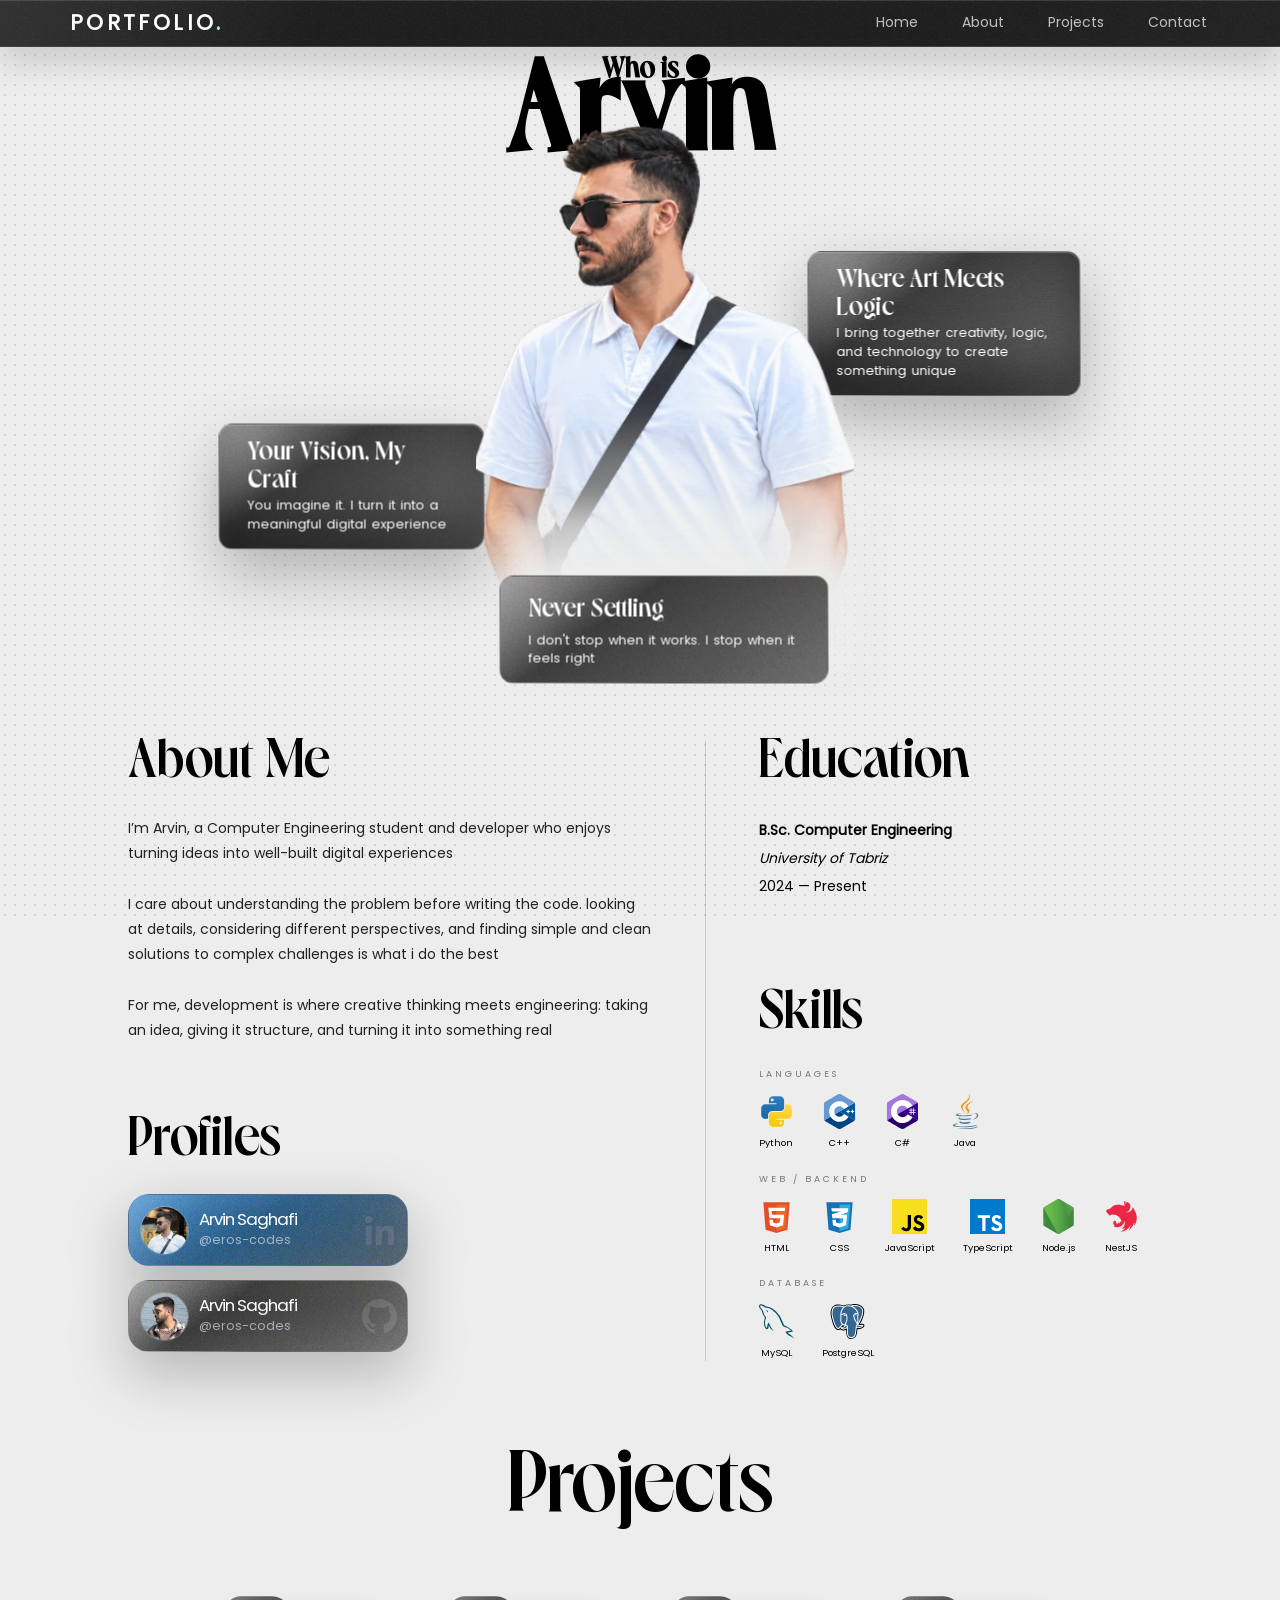
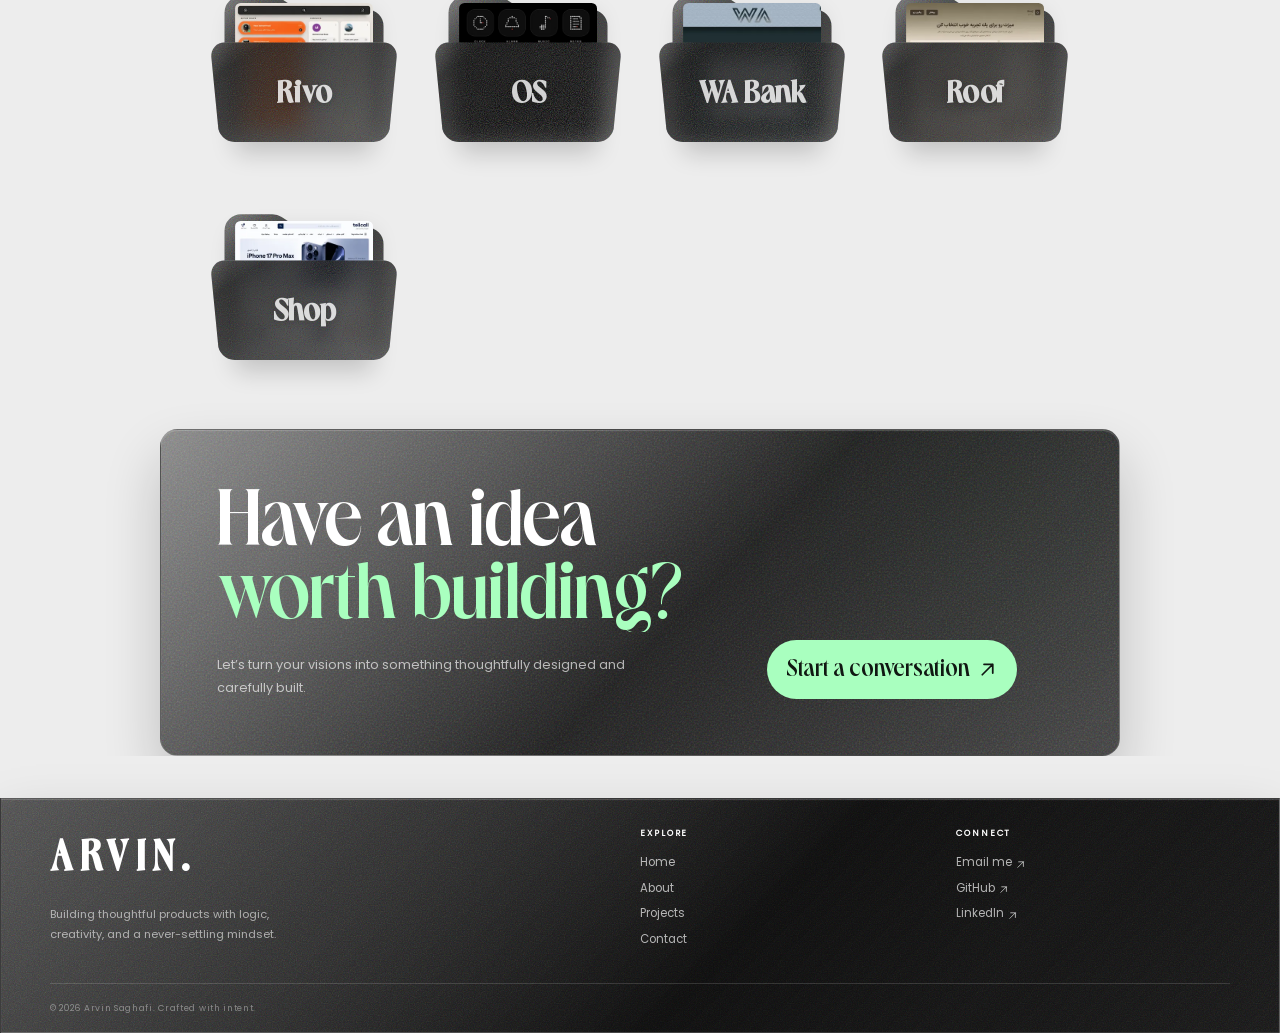
<file: index.html>
<!DOCTYPE html>
<html lang="en">

<head>
	<title>Arvin Saghafi | Backend-Focused Software Developer</title>
	<meta charset="UTF-8">
	<meta name="viewport" content="width=device-width, initial-scale=1.0">
	<!-- SEO -->
	<meta name="description"
		content="Arvin Saghafi (آروین ثقفی) is a backend-focused software developer and Computer Engineering student building scalable software systems, APIs, and modern web applications.">
	<meta name="keywords"
		content="Arvin Saghafi, backend developer, software developer, API developer, software engineer, web developer, portfolio">
	<meta name="author" content="Arvin Saghafi">
	<link rel="canonical" href="https://www.aboutarvin.ir/">
	<!-- Favicon -->
	<link rel="shortcut icon" href="assets/images/me/fav.ico" type="image/x-icon">
	<!-- Motion gate: animations.css only hides anything when this class
	     is present. No JS, or reduced-motion preference, means the page
	     renders fully visible. Must run before the stylesheet. -->
	<script>
		(function () {
			try {
				var d = document.documentElement;
				if (window.matchMedia &&
					window.matchMedia("(prefers-reduced-motion: reduce)").matches) return;
				d.classList.add("js-motion");

				/* A tab opened in the background still advances the animation
				   clock, so the hero entrance would be finished before anyone
				   ever looked at it. Pause it and release on the first view.
				   Running is the default: if this block fails, the page simply
				   behaves as it did before. */
				if (document.visibilityState === "hidden") {
					d.classList.add("motion-hold");
					var release = function () { d.classList.remove("motion-hold"); };
					document.addEventListener("visibilitychange", release, { once: true });
					setTimeout(release, 8000); /* never hold forever */
				}
			} catch (e) { }
		})();
	</script>
	<!-- Styles -->
	<!-- Preload the two things that were stuck at the end of the CSS chain -->
	<link rel="preload" as="image" href="assets/images/me/Me.webp" fetchpriority="high">
	<link rel="preload" as="font" type="font/woff2" href="assets/fonts/Roah/roaheregular-maoan.woff2" crossorigin>
	<link rel="preload" as="font" type="font/woff2" href="assets/fonts/Poppins/Poppins-Regular.woff2" crossorigin>
	
	<link rel="stylesheet" href="assets/stylesheets/base/settings.css">
	<link rel="stylesheet" href="assets/stylesheets/layout/header.css">
	<link rel="stylesheet" href="assets/stylesheets/home/hero.css">
	<link rel="stylesheet" href="assets/stylesheets/home/about.css">
	<link rel="stylesheet" href="assets/stylesheets/home/projects.css">
	<link rel="stylesheet" href="assets/stylesheets/home/contact.css">
	<link rel="stylesheet" href="assets/stylesheets/layout/footer.css">
	<link rel="stylesheet" href="assets/stylesheets/home/animations.css">

	<!-- Theme -->
	<meta name="theme-color" content="#000000">
	<!-- Open Graph -->
	<meta property="og:type" content="website">
	<meta property="og:title" content="Arvin Saghafi | Backend-Focused Software Developer">
	<meta property="og:description"
		content="Backend-focused software developer showcasing software projects, APIs, systems, and technical experience.">
	<meta property="og:url" content="https://www.aboutarvin.ir/">
	<meta property="og:image" content="https://www.aboutarvin.ir/assets/images/og/home.jpg">
	<meta property="og:image:width" content="1200">
	<meta property="og:image:height" content="630">
	<meta property="og:image:alt" content="Arvin Saghafi, backend-focused software developer, and his portfolio">
	<meta property="og:site_name" content="Arvin Saghafi Portfolio">
	<!-- Twitter Card -->
	<meta name="twitter:card" content="summary_large_image">
	<meta name="twitter:title" content="Arvin Saghafi | Backend-Focused Software Developer">
	<meta name="twitter:description"
		content="Backend-focused software developer portfolio showcasing projects, skills, and experience.">
	<meta name="twitter:image" content="https://www.aboutarvin.ir/assets/images/og/home.jpg">
	<meta name="twitter:image:alt" content="Arvin Saghafi, backend-focused software developer, and his portfolio">
	<!-- Structured Data: SEO + GEO + AEO -->
	<script type="application/ld+json">
		{
			"@context": "https://schema.org",
			"@graph": [
				{
					"@type": "Person",
					"@id": "https://www.aboutarvin.ir/#person",
					"name": "Arvin Saghafi",
					"alternateName": ["آروین ثقفی", "اروین ثقفی"],
					"url": "https://www.aboutarvin.ir/",
					"image": "https://www.aboutarvin.ir/assets/images/me/Me.webp",
					"jobTitle": "Backend-Focused Software Developer",
					"description": "Arvin Saghafi is a backend-focused software developer and Computer Engineering student building scalable software systems, APIs, and modern web applications.",
					"knowsAbout": [
						"Backend Development",
						"Software Engineering",
						"API Development",
						"REST APIs",
						"Database Design",
						"Web Applications",
						"JavaScript",
						"TypeScript",
						"Node.js",
						"NestJS",
						"Java",
						"C#",
						"C++",
						"Python",
						"HTML",
						"CSS",
						"SQL",
						"MySQL",
						"PostgreSQL",
						"Git",
						"Qt",
						"Cryptography"
					],
					"affiliation": {
						"@type": "CollegeOrUniversity",
						"name": "University of Tabriz"
					},
					"sameAs": [
						"https://github.com/eros-codes",
						"https://www.linkedin.com/in/eros-codes"
					]
				},
				{
					"@type": "WebSite",
					"@id": "https://www.aboutarvin.ir/#website",
					"name": "Arvin Saghafi Portfolio",
					"url": "https://www.aboutarvin.ir/",
					"creator": {
						"@id": "https://www.aboutarvin.ir/#person"
					}
				},
				{
					"@type": "ProfilePage",
					"@id": "https://www.aboutarvin.ir/#profile",
					"url": "https://www.aboutarvin.ir/",
					"mainEntity": {
						"@id": "https://www.aboutarvin.ir/#person"
					}
				}
			]
		}
	</script>
	<script type="application/ld+json">
	{
		"@context": "https://schema.org",
		"@type": "ItemList",
		"@id": "https://www.aboutarvin.ir/#projects",
		"name": "Selected work by Arvin Saghafi",
		"itemListOrder": "https://schema.org/ItemListOrderAscending",
		"numberOfItems": 5,
		"itemListElement": [
			{
				"@type": "ListItem",
				"position": 1,
				"item": {
					"@type": "SoftwareSourceCode",
					"@id": "https://www.aboutarvin.ir/rivo/#project",
					"name": "Rivo",
					"url": "https://www.aboutarvin.ir/rivo/",
					"image": "https://www.aboutarvin.ir/assets/images/projects/rivo.webp",
					"description": "A real-time chat application by Arvin Saghafi, written in TypeScript (Express, Socket.IO, React) on PostgreSQL: chats sort themselves, nothing is lost offline, and every message is encrypted with its own key.",
					"codeRepository": "https://github.com/eros-codes/Rivo",
					"programmingLanguage": [
						"TypeScript",
						"SQL"
					],
					"author": {
						"@id": "https://www.aboutarvin.ir/#person"
					}
				}
			},
			{
				"@type": "ListItem",
				"position": 2,
				"item": {
					"@type": "SoftwareSourceCode",
					"@id": "https://www.aboutarvin.ir/os/#project",
					"name": "OS",
					"url": "https://www.aboutarvin.ir/os/",
					"image": "https://www.aboutarvin.ir/assets/images/projects/os.webp",
					"description": "A mini operating system shell in C++20 and Qt 6: apps with a lifecycle that keep running in the background, an encrypted password vault, apps installed from a file with permissions, and a dot-matrix interface.",
					"codeRepository": "https://github.com/eros-codes/OS",
					"programmingLanguage": [
						"C++"
					],
					"author": {
						"@id": "https://www.aboutarvin.ir/#person"
					}
				}
			},
			{
				"@type": "ListItem",
				"position": 3,
				"item": {
					"@type": "SoftwareApplication",
					"@id": "https://www.aboutarvin.ir/bank/#project",
					"name": "WA Bank",
					"url": "https://www.aboutarvin.ir/bank/",
					"image": "https://www.aboutarvin.ir/assets/images/projects/bank.webp",
					"description": "A desktop banking application with separate apps for customers, employees and managers, built with Java, JavaFX and MySQL.",
					"applicationCategory": "FinanceApplication",
					"operatingSystem": "Windows, macOS, Linux",
					"author": {
						"@id": "https://www.aboutarvin.ir/#person"
					}
				}
			},
			{
				"@type": "ListItem",
				"position": 4,
				"item": {
					"@type": "CreativeWork",
					"@id": "https://www.aboutarvin.ir/roof/#project",
					"name": "Roof",
					"url": "https://www.aboutarvin.ir/roof/",
					"image": "https://www.aboutarvin.ir/assets/images/projects/roof.webp",
					"description": "A café's website and menu, run from an admin panel, and a table booking system on the café's real floor plan, built with Node.js, Express, Prisma and PostgreSQL.",
					"hasPart": [
						{
							"@id": "https://www.aboutarvin.ir/roof/#site"
						},
						{
							"@id": "https://www.aboutarvin.ir/roof/#booking"
						}
					],
					"author": {
						"@id": "https://www.aboutarvin.ir/#person"
					}
				}
			},
			{
				"@type": "ListItem",
				"position": 5,
				"item": {
					"@type": "SoftwareSourceCode",
					"@id": "https://www.aboutarvin.ir/shop/#project",
					"name": "Shop",
					"url": "https://www.aboutarvin.ir/shop/",
					"image": "https://www.aboutarvin.ir/assets/images/projects/shop.webp",
					"description": "An online electronics store built alone: a NestJS and MySQL API that sells the last unit once, takes each payment exactly once and ends stolen sessions, plus a React storefront and admin panel.",
					"codeRepository": "https://github.com/eros-codes/Shop",
					"programmingLanguage": [
						"TypeScript",
						"JavaScript",
						"SQL"
					],
					"author": {
						"@id": "https://www.aboutarvin.ir/#person"
					}
				}
			}
		]
	}
	</script>
</head>

<body>
	<header class="header" id="header">
		<a class="site-logo" href="#home" aria-label="Arvin home">PORTFOLIO<span>.</span></a>
		<nav class="desktop-nav" aria-label="Primary navigation">
			<a href="#home">Home</a>
			<a href="#about">About</a>
			<a href="#projects">Projects</a>
			<a href="#contact">Contact</a>
		</nav>
		<button class="menu-toggle" type="button" aria-label="Open menu" aria-expanded="false"
			aria-controls="mobile-menu">
			<span></span>
			<span></span>
			<span></span>
		</button>
		<nav class="mobile-nav" id="mobile-menu" aria-label="Mobile navigation" aria-hidden="true">
			<a href="#home">Home</a>
			<a href="#about">About</a>
			<a href="#projects">Projects</a>
			<a href="#contact">Contact</a>
		</nav>
	</header>

	<main>
		<section class="hero">
			<span id="home" class="section-anchor" aria-hidden="true"></span>
			<h2>Who is</h2>
			<h1>Arvin</h1>
			<div class="hero-image">
				<img width="931" height="1690" src="assets/images/me/Me.webp" alt="Arvin Saghafi - Backend-Focused Software Developer"
					fetchpriority="high">
			</div>
			<section class="hero-cards-container">
				<div class="hero-card">
					<h3>Your Vision, My Craft</h3>
					<p>You imagine it. I turn it into a meaningful digital experience</p>
				</div>
				<div class="hero-card">
					<h3>Never Settling</h3>
					<p>I don't stop when it works. I stop when it feels right</p>
				</div>
				<div class="hero-card">
					<h3>Where Art Meets Logic</h3>
					<p>I bring together creativity, logic, and technology to create something unique</p>
				</div>
			</section>
		</section>

		<section id="about">
			<section class="bento-grid-laptop">
				<div class="bento-left">
					<article class="about-card">
						<h3>About Me</h3>
						<div class="about-text">
							<p>
								I’m Arvin, a Computer Engineering student and developer who enjoys turning ideas into
								well-built
								digital experiences
							</p>
							<p>
								I care about understanding the problem before writing the code. looking at details,
								considering
								different perspectives, and finding simple and clean solutions to complex challenges is
								what
								i do the best
							</p>
							<p>
								For me, development is where creative thinking meets engineering: taking an idea, giving
								it
								structure, and turning it into something real
							</p>
						</div>
					</article>
					<article class="connect-card">
						<h3>Profiles</h3>
						<a href="https://linkedin.com/in/eros-codes" class="profile-card linkedin" target="_blank" rel="noreferrer">
							<div class="profile-image">
								<img width="160" height="160" src="assets/images/me/linkedin-profile.webp" alt="Arvin Saghafi LinkedIn profile picture"
									loading="lazy">
							</div>
							<div class="profile-info">
								<h3>Arvin Saghafi</h3>
								<span>@eros-codes</span>
							</div>
							<div class="github-icon">
								<img width="24" height="24" src="assets/SVGs/social/linkedin.svg" alt="">
							</div>
						</a>
						<a href="https://github.com/eros-codes" class="profile-card" target="_blank" rel="noreferrer">
							<div class="profile-image">
								<img width="160" height="160" src="assets/images/me/github-profile.webp" alt="Arvin Saghafi GitHub profile picture"
									loading="lazy">
							</div>
							<div class="profile-info">
								<h3>Arvin Saghafi</h3>
								<span>@eros-codes</span>
							</div>
							<div class="github-icon">
								<img width="24" height="24" src="assets/SVGs/social/github.svg" alt="">
							</div>
						</a>
					</article>
				</div>
				<div class="vertical-divider"></div>
				<div class="bento-right">
					<article class="education-card">
						<h3>Education</h3>
						<p class="education-info">
							<strong>B.Sc. Computer Engineering</strong>
							<br>
							<em>University of Tabriz</em>
							<br>
							2024 — Present
						</p>
					</article>
					<article class="skills-card">
						<h3>Skills</h3>
						<div class="skill-group">
							<span>LANGUAGES</span>
							<div class="skill-icons">
								<div>
									<img width="800" height="800" src="assets/SVGs/skills/python.svg" alt="">
									<p>Python</p>
								</div>
								<div>
									<img width="306" height="344" src="assets/SVGs/skills/c++.svg" alt="">
									<p>C++</p>
								</div>
								<div>
									<img width="256" height="288" src="assets/SVGs/skills/c-sharp.svg" alt="">
									<p>C#</p>
								</div>
								<div>
									<img width="24" height="24" src="assets/SVGs/skills/java.svg" alt="">
									<p>Java</p>
								</div>
							</div>
						</div>
						<div class="skill-group">
							<span>WEB / BACKEND</span>
							<div class="skill-icons">
								<div><img width="800" height="800" src="assets/SVGs/skills/html.svg" alt="">
									<p>HTML</p>
								</div>
								<div><img width="800" height="800" src="assets/SVGs/skills/css.svg" alt="">
									<p>CSS</p>
								</div>
								<div><img width="800" height="800" src="assets/SVGs/skills/js.svg" alt="">
									<p>JavaScript</p>
								</div>
								<div><img width="800" height="800" src="assets/SVGs/skills/ts.svg" alt="">
									<p>TypeScript</p>
								</div>
								<div><img width="512" height="512" src="assets/SVGs/skills/nodejs.svg" alt="">
									<p>Node.js</p>
								</div>
								<div><img width="800" height="800" src="assets/SVGs/skills/nestjs.svg" alt="">
									<p>NestJS</p>
								</div>
							</div>
						</div>
						<div class="skill-group">
							<span>DATABASE</span>
							<div class="skill-icons">
								<div><img width="256" height="252" src="assets/SVGs/skills/mysql.svg" alt="">
									<p>MySQL</p>
								</div>
								<div><img width="800" height="800" src="assets/SVGs/skills/psql.svg" alt="">
									<p>PostgreSQL</p>
								</div>
							</div>
						</div>
					</article>
				</div>
			</section>

			<section class="bento-grid-tablet">
				<div class="bento-top">
					<article class="about-card">
						<h3>About Me</h3>
						<div class="about-text">
							<p>
								I’m Arvin, a Computer Engineering student and developer who enjoys turning ideas into
								well-built
								digital experiences
							</p>
							<p>
								I care about understanding the problem before writing the code. looking at details,
								considering
								different perspectives, and finding simple and clean solutions to complex challenges is
								what
								i do
								the best
							</p>
							<p>
								For me, development is where creative thinking meets engineering: taking an idea, giving
								it
								structure, and turning it into something real
							</p>
						</div>
					</article>
				</div>
				<div class="bento-bottom">
					<article class="skills-card">
						<h3>Skills</h3>
						<div class="skill-group">
							<span>LANGUAGES</span>
							<div class="skill-icons">
								<div>
									<img width="800" height="800" src="assets/SVGs/skills/python.svg" alt="">
									<p>Python</p>
								</div>
								<div>
									<img width="306" height="344" src="assets/SVGs/skills/c++.svg" alt="">
									<p>C++</p>
								</div>
								<div>
									<img width="256" height="288" src="assets/SVGs/skills/c-sharp.svg" alt="">
									<p>C#</p>
								</div>
								<div>
									<img width="24" height="24" src="assets/SVGs/skills/java.svg" alt="">
									<p>Java</p>
								</div>
							</div>
						</div>
						<div class="skill-group">
							<span>WEB / BACKEND</span>
							<div class="skill-icons">
								<div><img width="800" height="800" src="assets/SVGs/skills/html.svg" alt="">
									<p>HTML</p>
								</div>
								<div><img width="800" height="800" src="assets/SVGs/skills/css.svg" alt="">
									<p>CSS</p>
								</div>
								<div><img width="800" height="800" src="assets/SVGs/skills/js.svg" alt="">
									<p>JavaScript</p>
								</div>
								<div><img width="800" height="800" src="assets/SVGs/skills/ts.svg" alt="">
									<p>TypeScript</p>
								</div>
								<div><img width="512" height="512" src="assets/SVGs/skills/nodejs.svg" alt="">
									<p>Node.js</p>
								</div>
								<div><img width="800" height="800" src="assets/SVGs/skills/nestjs.svg" alt="">
									<p>NestJS</p>
								</div>
							</div>
						</div>
						<div class="skill-group">
							<span>DATABASE</span>
							<div class="skill-icons">
								<div><img width="256" height="252" src="assets/SVGs/skills/mysql.svg" alt="">
									<p>MySQL</p>
								</div>
								<div><img width="800" height="800" src="assets/SVGs/skills/psql.svg" alt="">
									<p>PostgreSQL</p>
								</div>
							</div>
						</div>
					</article>
					<div class="vertical-divider"></div>
					<div class="bento-bottom-right">
						<article class="education-card">
							<h3>Education</h3>
							<p class="education-info">
								<strong>B.Sc. Computer Engineering</strong>
								<br>
								<em>University of Tabriz</em>
								<br>
								2024 — Present
							</p>
						</article>
						<article class="connect-card">
							<h3>Profiles</h3>
							<a href="https://linkedin.com/in/eros-codes" class="profile-card linkedin" target="_blank" rel="noreferrer">
								<div class="profile-image">
									<img width="160" height="160" src="assets/images/me/linkedin-profile.webp"
										alt="Arvin Saghafi LinkedIn profile picture" loading="lazy">
								</div>
								<div class="profile-info">
									<h3>Arvin Saghafi</h3>
									<span>@eros-codes</span>
								</div>
								<div class="github-icon">
									<img width="24" height="24" src="assets/SVGs/social/linkedin.svg" alt="">
								</div>
							</a>
							<a href="https://github.com/eros-codes" class="profile-card" target="_blank" rel="noreferrer">
								<div class="profile-image">
									<img width="160" height="160" src="assets/images/me/github-profile.webp" alt="Arvin Saghafi GitHub profile picture"
										loading="lazy">
								</div>
								<div class="profile-info">
									<h3>Arvin Saghafi</h3>
									<span>@eros-codes</span>
								</div>
								<div class="github-icon">
									<img width="24" height="24" src="assets/SVGs/social/github.svg" alt="">
								</div>
							</a>
						</article>
					</div>
				</div>
			</section>

			<section class="bento-grid-mobile">
				<article class="about-card">
					<h3>About Me</h3>
					<div class="about-text">
						<p>
							I’m Arvin, a Computer Engineering student and developer who enjoys turning ideas into
							well-built
							digital experiences
						</p>
						<p>
							I care about understanding the problem before writing the code. looking at details,
							considering
							different perspectives, and finding simple and clean solutions to complex challenges is what
							i
							do
							the best
						</p>
						<p>
							For me, development is where creative thinking meets engineering: taking an idea, giving it
							structure, and turning it into something real
						</p>
					</div>
				</article>
				<article class="education-card">
					<h3>Education</h3>
					<p class="education-info">
						<strong>B.Sc. Computer Engineering</strong>
						<br>
						<em>University of Tabriz</em>
						<br>
						2024 — Present
					</p>
				</article>
				<article class="skills-card">
					<h3>Skills</h3>
					<div>
						<div class="skill-group">
							<span>LANGUAGES</span>
							<div class="skill-icons">
								<div>
									<img width="800" height="800" src="assets/SVGs/skills/python.svg" alt="">
									<p>Python</p>
								</div>
								<div>
									<img width="306" height="344" src="assets/SVGs/skills/c++.svg" alt="">
									<p>C++</p>
								</div>
								<div>
									<img width="256" height="288" src="assets/SVGs/skills/c-sharp.svg" alt="">
									<p>C#</p>
								</div>
								<div>
									<img width="24" height="24" src="assets/SVGs/skills/java.svg" alt="">
									<p>Java</p>
								</div>
							</div>
						</div>
						<div class="skill-group">
							<span>WEB / BACKEND</span>
							<div class="skill-icons">
								<div><img width="800" height="800" src="assets/SVGs/skills/html.svg" alt="">
									<p>HTML</p>
								</div>
								<div><img width="800" height="800" src="assets/SVGs/skills/css.svg" alt="">
									<p>CSS</p>
								</div>
								<div><img width="800" height="800" src="assets/SVGs/skills/js.svg" alt="">
									<p>JavaScript</p>
								</div>
								<div><img width="800" height="800" src="assets/SVGs/skills/ts.svg" alt="">
									<p>TypeScript</p>
								</div>
								<div><img width="512" height="512" src="assets/SVGs/skills/nodejs.svg" alt="">
									<p>Node.js</p>
								</div>
								<div><img width="800" height="800" src="assets/SVGs/skills/nestjs.svg" alt="">
									<p>NestJS</p>
								</div>
							</div>
						</div>
						<div class="skill-group">
							<span>DATABASE</span>
							<div class="skill-icons">
								<div><img width="256" height="252" src="assets/SVGs/skills/mysql.svg" alt="">
									<p>MySQL</p>
								</div>
								<div><img width="800" height="800" src="assets/SVGs/skills/psql.svg" alt="">
									<p>PostgreSQL</p>
								</div>
							</div>
						</div>
					</div>
				</article>
				<article class="connect-card">
					<h3>Profiles</h3>
					<a href="https://linkedin.com/in/eros-codes" class="profile-card linkedin" target="_blank" rel="noreferrer">
						<div class="profile-image">
							<img width="160" height="160" src="assets/images/me/linkedin-profile.webp"
								alt="Arvin Saghafi LinkedIn profile picture" loading="lazy">
						</div>
						<div class="profile-info">
							<h3>Arvin Saghafi</h3>
							<span>@eros-codes</span>
						</div>
						<div class="github-icon">
							<img width="24" height="24" src="assets/SVGs/social/linkedin.svg" alt="">
						</div>
					</a>
					<a href="https://github.com/eros-codes" class="profile-card" target="_blank" rel="noreferrer">
						<div class="profile-image">
							<img width="160" height="160" src="assets/images/me/github-profile.webp" alt="Arvin Saghafi GitHub profile picture"
								loading="lazy">
						</div>
						<div class="profile-info">
							<h3>Arvin Saghafi</h3>
							<span>@eros-codes</span>
						</div>
						<div class="github-icon">
							<img width="24" height="24" src="assets/SVGs/social/github.svg" alt="">
						</div>
					</a>
				</article>
			</section>
		</section>

		<section class="projects" id="projects">
			<h2>Projects</h2>
			<div id="main-projects-grid">
				<a class="folder" href="rivo/" aria-label="Rivo case study">
					<div class="folder-back"></div>
					<img width="360" height="360" class="folder-image" src="assets/images/projects/rivo.webp" loading="lazy" decoding="async"
						alt="Rivo web application built by Arvin Saghafi using Node.js, PostgreSQL, Socket.IO and HashiCorp Vault" title="Rivo">
					<div class="folder-front">
						<div class="main-folder-title">Rivo</div>
					</div>
				</a>
				<a class="folder" href="os/" aria-label="OS case study">
					<div class="folder-back"></div>
					<img width="360" height="360" class="folder-image" src="assets/images/projects/os.webp" loading="lazy" decoding="async"
						alt="OS, a mini operating system shell built by Arvin Saghafi in C++ and Qt, with apps drawn in dots" title="OS">
					<div class="folder-front">
						<div class="main-folder-title">OS</div>
					</div>
				</a>
				<a class="folder" href="bank/" aria-label="Bank case study">
					<div class="folder-back"></div>
					<img width="360" height="360" class="folder-image" src="assets/images/projects/bank.webp" loading="lazy" decoding="async"
						alt="WA Bank, a desktop banking application built by Arvin Saghafi using Java, JavaFX and MySQL" title="WA Bank">
					<div class="folder-front">
						<div class="main-folder-title">WA Bank</div>
					</div>
				</a>
				<a class="folder" href="roof/" aria-label="Roof case study">
					<div class="folder-back"></div>
					<img width="360" height="360" class="folder-image" src="assets/images/projects/roof.webp" loading="lazy" decoding="async"
						alt="Roof, a café's website and table booking system built by Arvin Saghafi with Node.js, Express, Prisma and PostgreSQL" title="Roof">
					<div class="folder-front">
						<div class="main-folder-title">Roof</div>
					</div>
				</a>
				<a class="folder" href="shop/" aria-label="Shop case study">
					<div class="folder-back"></div>
					<img width="360" height="360" class="folder-image" src="assets/images/projects/shop.webp" loading="lazy" decoding="async"
						alt="Shop, an online electronics store built by Arvin Saghafi: a NestJS and MySQL API with a React storefront and admin panel" title="Shop">
					<div class="folder-front">
						<div class="main-folder-title">Shop</div>
					</div>
					</a>
				</div>
			</div>
		</section>

		<section id="contact">
			<section class="contact-cta">
				<div class="contact-content">
					<h2>Have an idea<br><em>worth building?</em></h2>
					<p class="contact-cta-p-laptop">Let’s turn your visions into something thoughtfully designed and
						carefully built.</p>
					<p class="contact-cta-p-mobile">Let's turn your ideas<br>into something real.</p>
				</div>
				<a class="contact-button" href="mailto:saghafiarvin@gmail.com" target="_blank" rel="noreferrer">
					Start a conversation
					<svg xmlns="http://www.w3.org/2000/svg" width="1em" height="1em" viewBox="0 0 24 24">
						<path d="M0 0h24v24H0z" fill="none" />
						<path fill="none" stroke="currentColor" stroke-linecap="round" stroke-linejoin="round"
							stroke-width="2" d="M18 6L6 18M8 6h10v10" />
					</svg>
				</a>
			</section>

			<section class="contact-cta-mobile">
				<h2>Have an idea<br><em>worth building?</em></h2>
				<p class="contact-cta-p-laptop">Let’s turn your visions into something thoughtfully designed and
					carefully
					built.
				</p>
				<p class="contact-cta-p-mobile">Let's turn your ideas<br>into something real.</p>
				<a class="contact-button" href="mailto:saghafiarvin@gmail.com" target="_blank" rel="noreferrer">
					Start a conversation
					<svg xmlns="http://www.w3.org/2000/svg" width="1em" height="1em" viewBox="0 0 24 24">
						<path d="M0 0h24v24H0z" fill="none" />
						<path fill="none" stroke="currentColor" stroke-linecap="round" stroke-linejoin="round"
							stroke-width="2" d="M18 6L6 18M8 6h10v10" />
					</svg>
				</a>
			</section>
		</section>

	</main>

	<footer class="site-footer">
		<div class="footer-main">
			<div class="footer-brand">
				<a class="site-logo" href="#home" aria-label="Back to Arvin's home">ARVIN<span>.</span></a>
				<p>Building thoughtful products with logic, creativity, and a never-settling mindset.</p>
			</div>
			<div class="footer-column">
				<h2 class="footer-heading">Explore</h2>
				<nav class="footer-links" aria-label="Footer navigation">
					<a href="#home">Home</a>
					<a href="#about">About</a>
					<a href="#projects">Projects</a>
					<a href="#contact">Contact</a>
				</nav>
			</div>
			<div class="footer-column">
				<h2 class="footer-heading">Connect</h2>
				<nav class="footer-socials" aria-label="Social links">
					<a href="mailto:saghafiarvin@gmail.com">Email me
						<svg xmlns="http://www.w3.org/2000/svg" width="1em" height="1em" viewBox="0 0 24 24">
							<path d="M0 0h24v24H0z" fill="none" />
							<path fill="none" stroke="currentColor" stroke-linecap="round" stroke-linejoin="round"
								stroke-width="2" d="M18 6L6 18M8 6h10v10" />
						</svg>
					</a>
					<a href="https://github.com/eros-codes" target="_blank" rel="noreferrer">GitHub
						<svg xmlns="http://www.w3.org/2000/svg" width="1em" height="1em" viewBox="0 0 24 24">
							<path d="M0 0h24v24H0z" fill="none" />
							<path fill="none" stroke="currentColor" stroke-linecap="round" stroke-linejoin="round"
								stroke-width="2" d="M18 6L6 18M8 6h10v10" />
						</svg>
					</a>
					<a href="https://www.linkedin.com/in/eros-codes/" target="_blank" rel="noopener noreferrer">LinkedIn
						<svg xmlns="http://www.w3.org/2000/svg" width="1em" height="1em" viewBox="0 0 24 24" aria-hidden="true">
							<path fill="none" stroke="currentColor" stroke-linecap="round" stroke-linejoin="round" stroke-width="2"
								d="M18 6L6 18M8 6h10v10" />
						</svg>
					</a>
				</nav>
			</div>
		</div>
		<div class="footer-bottom">
			<p>© 2026 Arvin Saghafi. Crafted with intent.</p>
		</div>
	</footer>

	<script type="module" src="assets/js/home/main.js"></script>
</body>

</html>
</file>
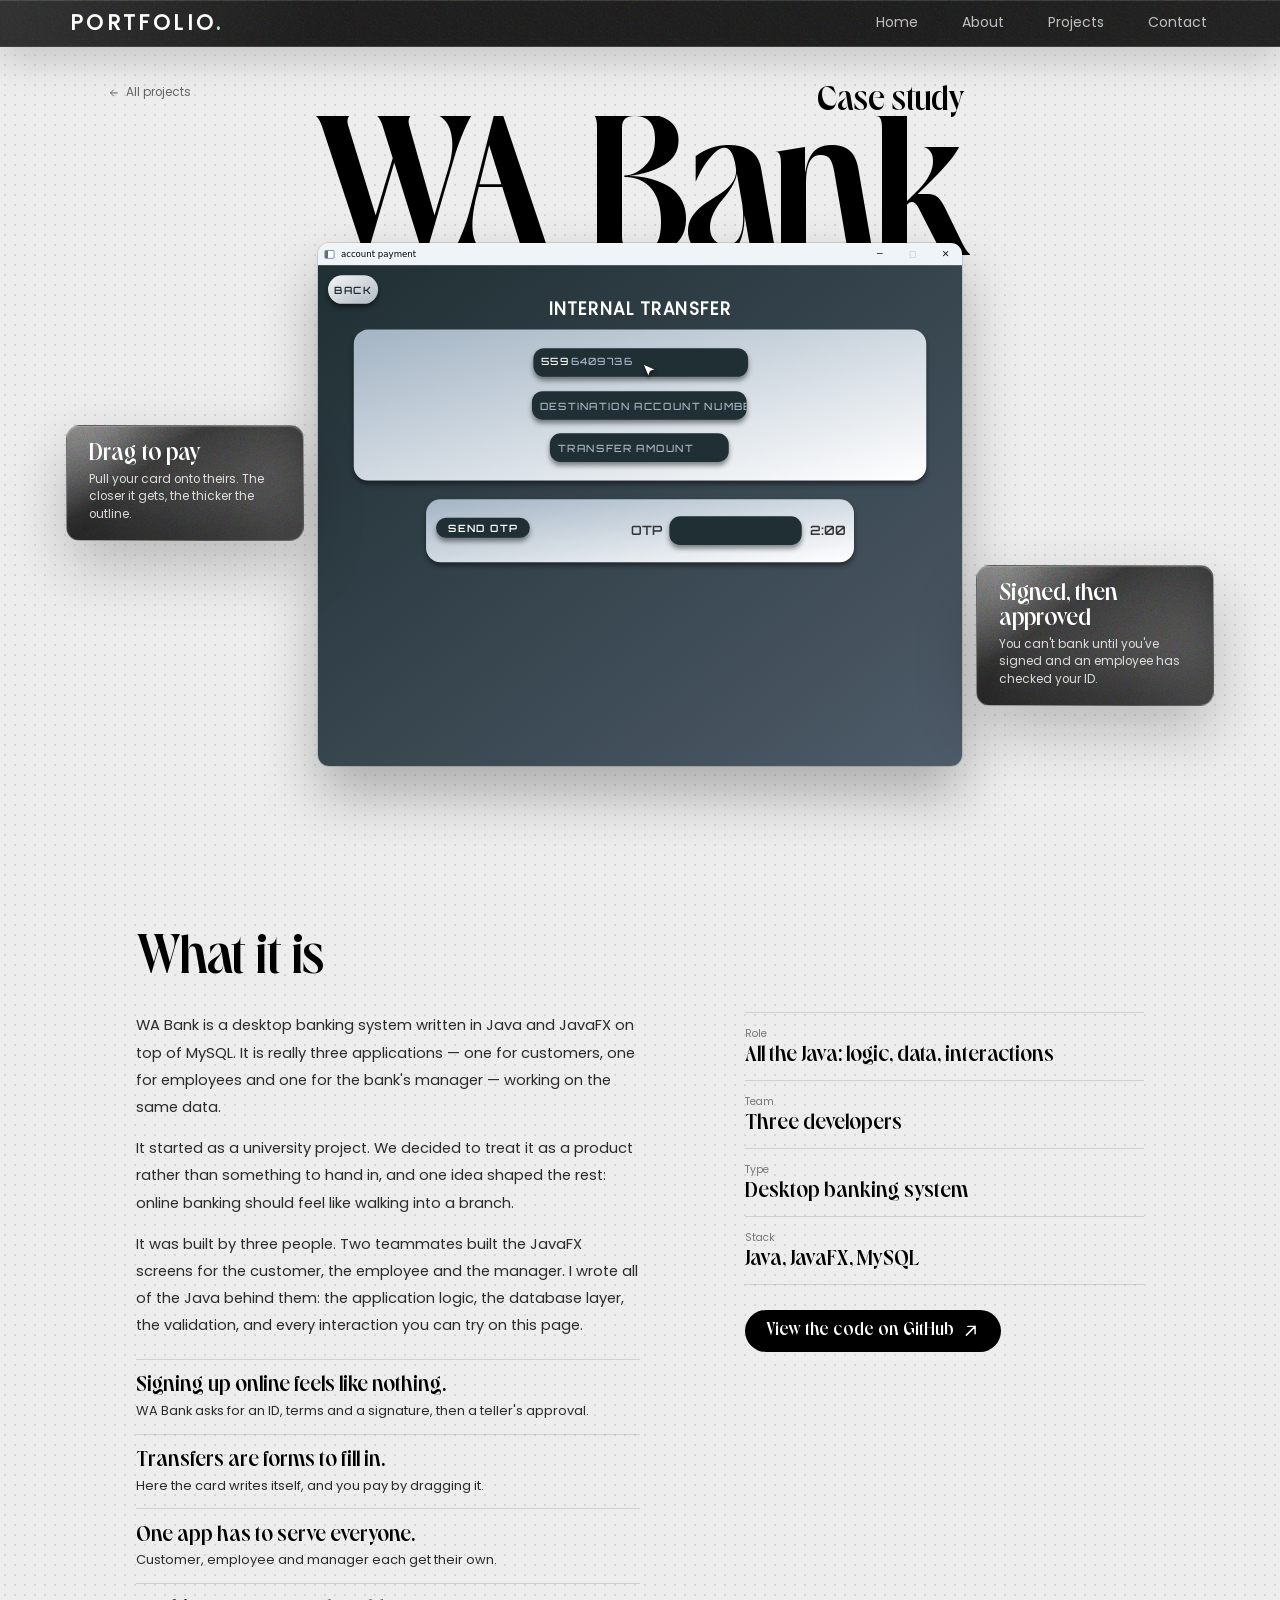
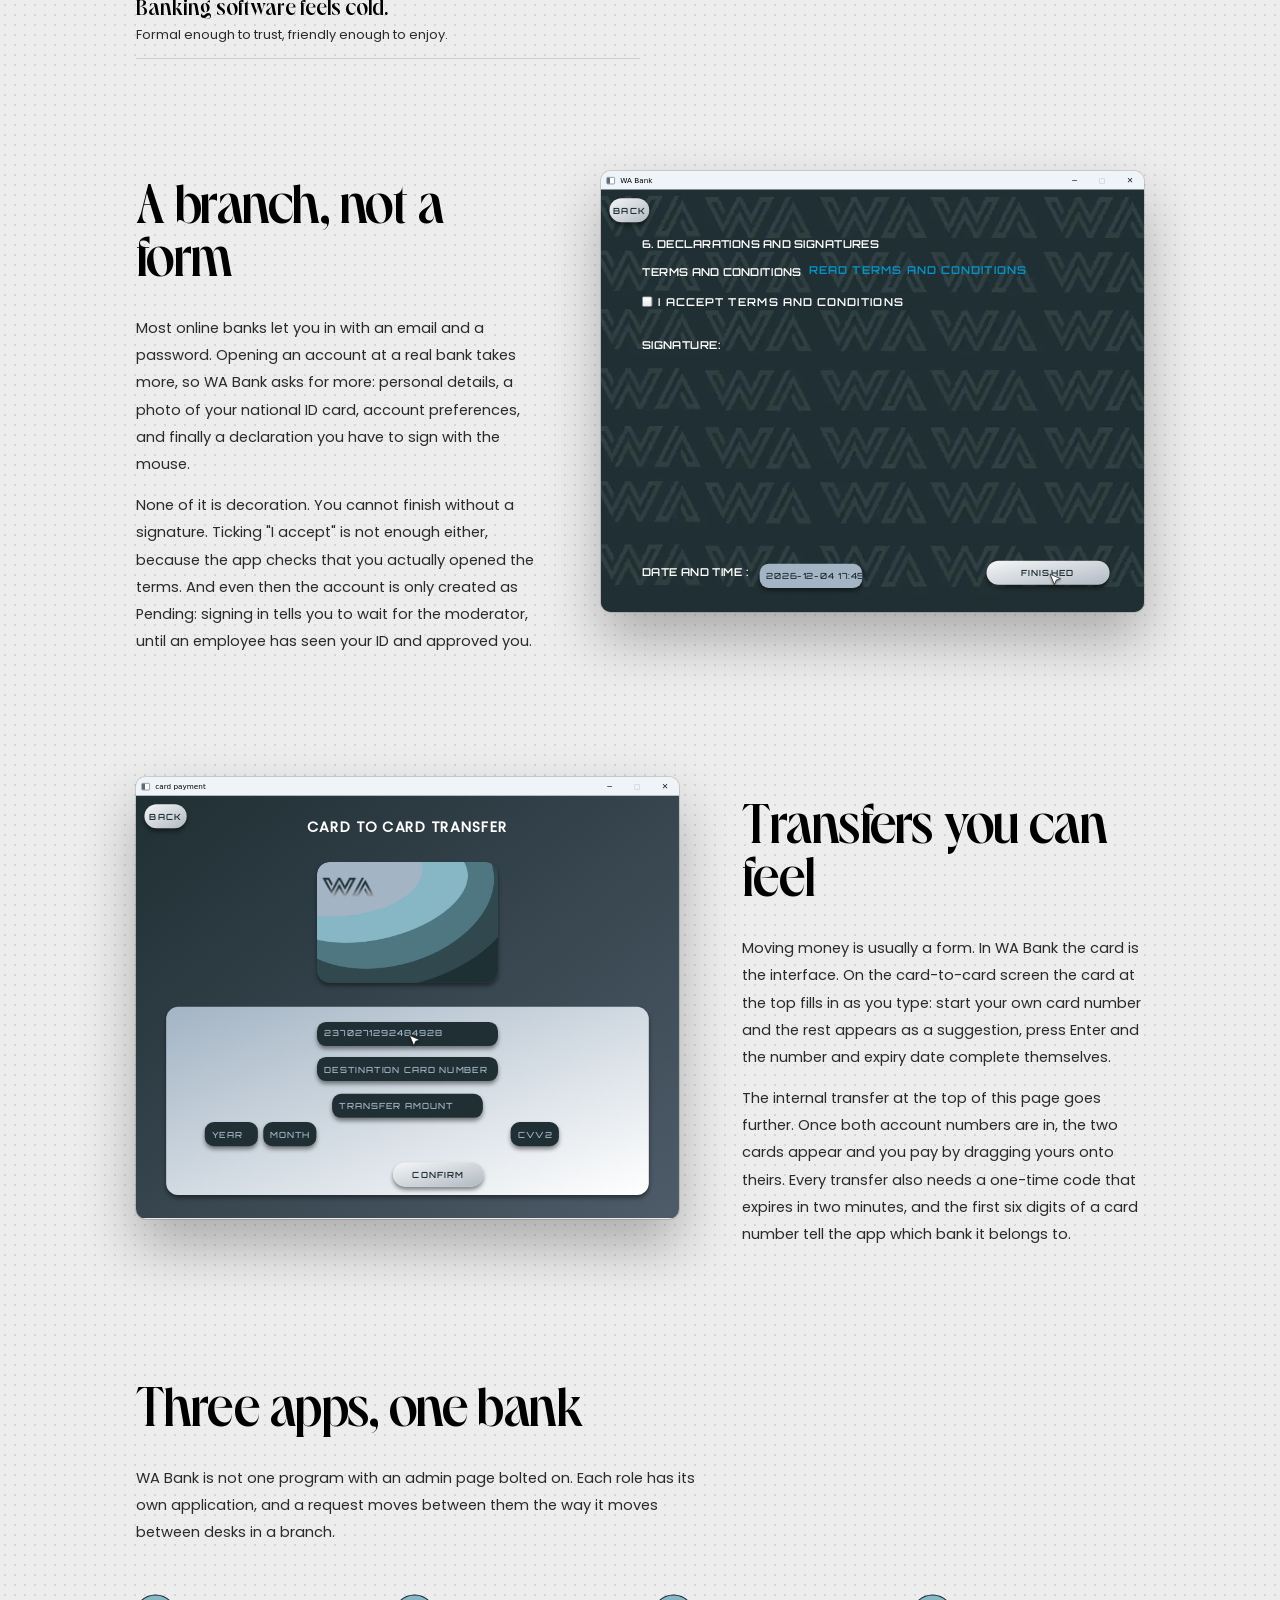
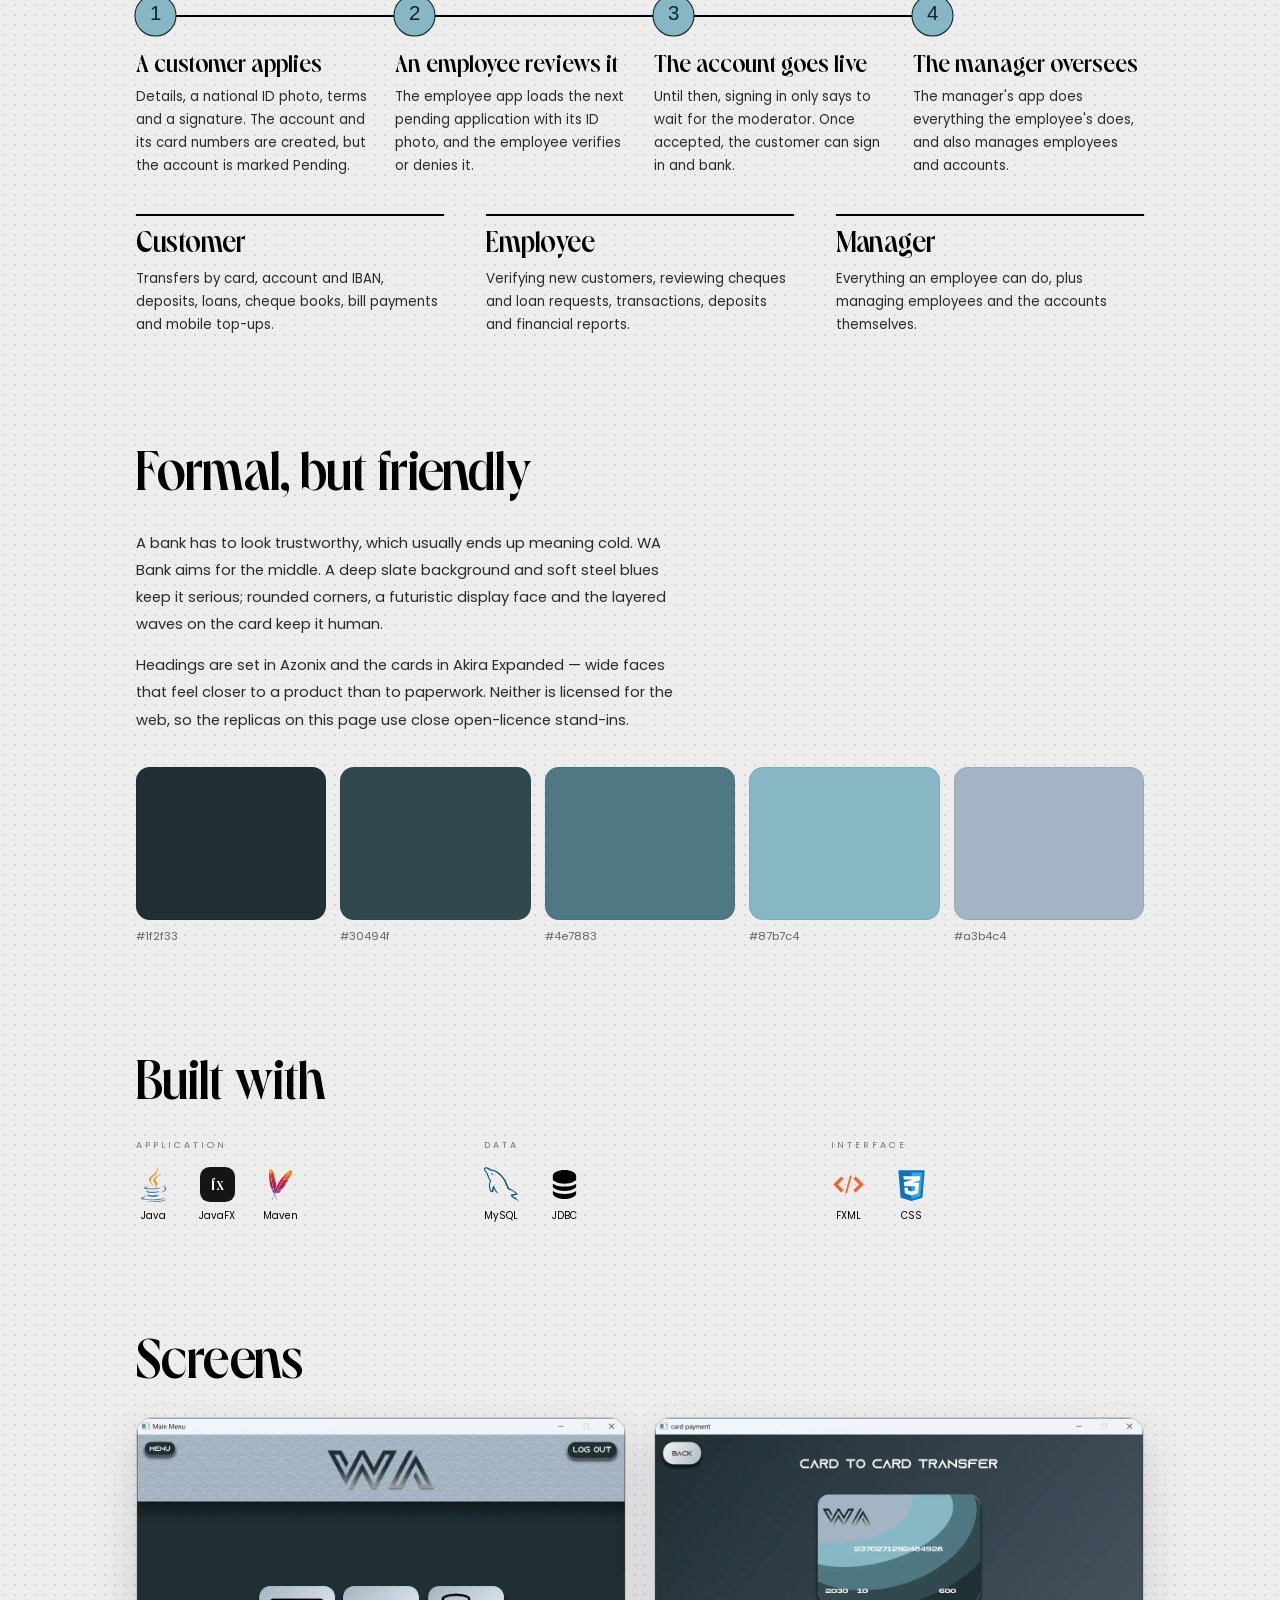
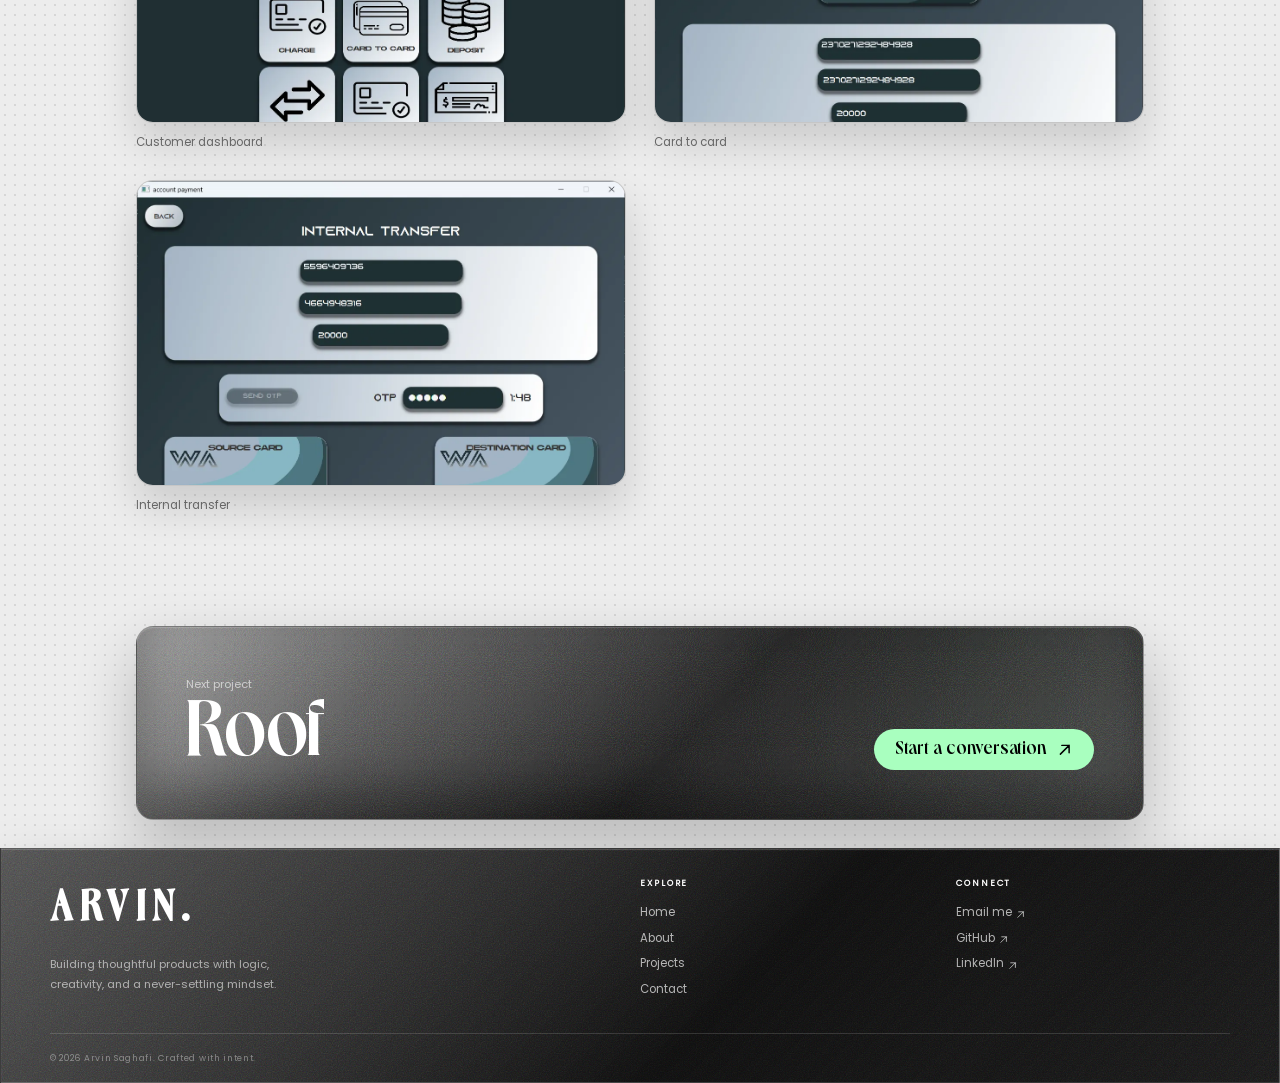
<file: bank/index.html>
<!DOCTYPE html>
<html lang="en">

<head>
	<meta charset="UTF-8">
	<meta name="viewport" content="width=device-width, initial-scale=1.0">
	<title>WA Bank — Desktop banking system | Arvin Saghafi</title>
	<meta name="description"
		content="WA Bank, a Java, JavaFX and MySQL banking system with apps for customers, employees and the manager, where money moves by dragging one card onto another.">
	<meta name="author" content="Arvin Saghafi">
	<meta name="robots" content="index, follow">
	<meta name="theme-color" content="#000000">

	<link rel="canonical" href="https://www.aboutarvin.ir/bank/">
	<link rel="shortcut icon" href="../assets/images/me/fav.ico" type="image/x-icon">

	<meta property="og:type" content="article">
	<meta property="og:site_name" content="Arvin Saghafi">
	<meta property="og:title" content="WA Bank — Desktop banking system">
	<meta property="og:description"
		content="A Java and JavaFX banking system where signing up feels like visiting a branch and you pay by dragging your card onto theirs.">
	<meta property="og:url" content="https://www.aboutarvin.ir/bank/">
	<meta property="og:image" content="https://www.aboutarvin.ir/assets/images/og/bank.jpg">
	<meta property="og:image:width" content="1200">
	<meta property="og:image:height" content="630">
	<meta property="og:image:alt" content="The WA Bank case study: dragging a card onto another to transfer money">
	<meta name="twitter:card" content="summary_large_image">
	<meta name="twitter:title" content="WA Bank — Desktop banking system">
	<meta name="twitter:description"
		content="A Java and JavaFX banking system where signing up feels like visiting a branch and you pay by dragging your card onto theirs.">
	<meta name="twitter:image" content="https://www.aboutarvin.ir/assets/images/og/bank.jpg">
	<meta name="twitter:image:alt" content="The WA Bank case study: dragging a card onto another to transfer money">

	<script type="application/ld+json">
		{
			"@context": "https://schema.org",
			"@graph": [
				{
					"@type": "SoftwareApplication",
					"@id": "https://www.aboutarvin.ir/bank/#project",
					"name": "WA Bank",
					"description": "A desktop banking system built with Java, JavaFX and MySQL, with separate applications for customers, employees and the bank manager. Registration requires an ID photo, accepted terms and a signature, and is approved by an employee before the account can be used.",
					"url": "https://www.aboutarvin.ir/bank/",
					"image": "https://www.aboutarvin.ir/assets/images/projects/bank/screen-dashboard.webp",
					"applicationCategory": "FinanceApplication",
					"runtimePlatform": "Java, JavaFX",
					"keywords": ["banking system", "JavaFX", "MySQL", "JDBC", "desktop application", "drag and drop"],
					"author": { "@id": "https://www.aboutarvin.ir/#person" }
				},
				{
					"@type": "WebPage",
					"@id": "https://www.aboutarvin.ir/bank/#webpage",
					"url": "https://www.aboutarvin.ir/bank/",
					"name": "WA Bank — Desktop banking system",
					"isPartOf": { "@id": "https://www.aboutarvin.ir/#website" },
					"about": { "@id": "https://www.aboutarvin.ir/bank/#project" },
					"breadcrumb": { "@id": "https://www.aboutarvin.ir/bank/#breadcrumb" }
				},
				{
					"@type": "BreadcrumbList",
					"@id": "https://www.aboutarvin.ir/bank/#breadcrumb",
					"itemListElement": [
						{ "@type": "ListItem", "position": 1, "name": "Home", "item": "https://www.aboutarvin.ir/" },
						{ "@type": "ListItem", "position": 2, "name": "WA Bank", "item": "https://www.aboutarvin.ir/bank/" }
					]
				}
			]
		}
	</script>

	<!-- Motion gate — identical to the homepage -->
	<script>
		(function () {
			try {
				var d = document.documentElement;
				if (window.matchMedia &&
					window.matchMedia("(prefers-reduced-motion: reduce)").matches) return;
				d.classList.add("js-motion");
				if (document.visibilityState === "hidden") {
					d.classList.add("motion-hold");
					var release = function () { d.classList.remove("motion-hold"); };
					document.addEventListener("visibilitychange", release, { once: true });
					setTimeout(release, 8000);
				}
			} catch (e) { }
		})();
	</script>

	<link rel="preload" as="font" type="font/woff2" href="../assets/fonts/Poppins/Poppins-Regular.woff2" crossorigin>
	<link rel="preload" as="font" type="font/woff2" href="../assets/fonts/Roah/roaheregular-maoan.woff2" crossorigin>
	<link rel="preload" as="font" type="font/woff2" href="../assets/fonts/Orbitron/orbitron-600.woff2" crossorigin>

	<link rel="stylesheet" href="../assets/stylesheets/base/settings.css">
	<link rel="stylesheet" href="../assets/stylesheets/layout/header.css">
	<link rel="stylesheet" href="../assets/stylesheets/layout/footer.css">

	<link rel="stylesheet" href="../assets/stylesheets/case-study/case-study.css">
	<link rel="stylesheet" href="../assets/stylesheets/bank/bank.css">
</head>

<body class="project-page case-bank" style="--accent: #87b7c4; --accent-ink: #12252b;">

	<header class="header header-deactive" id="header">
		<a class="site-logo" href="../" aria-label="Arvin home">PORTFOLIO<span>.</span></a>
		<nav class="desktop-nav" aria-label="Primary navigation">
			<a href="../#home">Home</a>
			<a href="../#about">About</a>
			<a href="../#projects">Projects</a>
			<a href="../#contact">Contact</a>
		</nav>
		<button class="menu-toggle" type="button" aria-label="Open menu" aria-expanded="false"
			aria-controls="mobile-menu">
			<span></span>
			<span></span>
			<span></span>
		</button>
		<nav class="mobile-nav" id="mobile-menu" aria-label="Mobile navigation" aria-hidden="true">
			<a href="../#home">Home</a>
			<a href="../#about">About</a>
			<a href="../#projects">Projects</a>
			<a href="../#contact">Contact</a>
		</nav>
	</header>

	<main class="case">

		<!-- ============ HERO ============ -->
		<section class="case-hero" aria-labelledby="case-title">
			<a class="case-back" href="../#projects">
				<svg xmlns="http://www.w3.org/2000/svg" width="1em" height="1em" viewBox="0 0 24 24" aria-hidden="true">
					<path fill="none" stroke="currentColor" stroke-linecap="round" stroke-linejoin="round"
						stroke-width="2" d="M19 12H5m6-6l-6 6l6 6" />
				</svg>
				All projects
			</a>

			<div class="case-title-wrap">
				<p class="case-kicker">Case study</p>
				<h1 class="case-title" id="case-title">WA Bank</h1>
			</div>

			<div class="case-stage">
				<div class="bank-hero-stage">
					<figure class="wa-frame" id="transfer-stage"
						aria-label="The internal transfer screen of WA Bank. Account numbers and an amount are entered, a one-time code is sent, and then the source card is dragged onto the destination card to make the transfer. You can drag the card yourself.">
						<div class="wa-scale">
							<div class="wa-titlebar">
								<span class="wa-appicon"></span>account payment
								<span class="wa-controls" aria-hidden="true"><i>&#9472;</i><i
										class="is-off">&#9723;</i><i>&#10005;</i></span>
							</div>

							<!-- ---------- transfer screen ---------- -->
							<div class="wa-screen wa-dark" data-screen="transfer" aria-hidden="true">
								<span class="wa-btn is-done wa-shadow" style="left:14px; top:14px; width:70px">back</span>
								<p class="wa-title" style="top:47px">internal transfer</p>

								<div class="wa-panel wa-shadow" style="left:50px; top:90px; width:800px; height:211px">
									<div class="wa-field is-flow wa-shadow" data-f="src"
										style="left:251px; top:26px; width:300px"><span class="typed"></span><span class="caret"></span><span
											class="ghost">5596409736</span></div>
									<div class="wa-field wa-shadow" data-f="dst" style="left:249px; top:86px; width:300px">
										<span class="typed"></span><span class="caret"></span><span class="prompt">destination account
											number</span>
									</div>
									<div class="wa-field wa-shadow" data-f="amt" style="left:274px; top:145px; width:250px">
										<span class="typed"></span><span class="caret"></span><span class="prompt">transfer amount</span>
									</div>
								</div>

								<div class="wa-panel wa-shadow" style="left:151px; top:327px; width:598px; height:88px">
									<span class="wa-btn is-menu wa-shadow" data-f="sendotp"
										style="left:14px; top:26px; width:131px; height:28px; border-radius:20px">send
										otp</span>
									<span class="wa-label is-ink" style="left:286px; top:32px">otp</span>
									<div class="wa-field wa-shadow" data-f="otp" style="left:340px; top:24px; width:185px">
										<span class="typed"></span><span class="caret"></span>
									</div>
									<span class="wa-label is-ink" data-f="timer" style="left:537px; top:32px">2:00</span>
								</div>

								<div class="wa-card is-hidden" data-f="card2" style="left:550px; top:443px">
									<img class="logo" src="../assets/images/projects/bank/wa-logo.webp" alt=""
										width="220" height="80">
									<span class="cap">destination card</span>
									<span class="num"></span>
									<span class="name"></span>
								</div>
								<div class="wa-card is-hidden" data-f="card1" style="left:50px; top:443px" tabindex="0"
									role="button"
									aria-label="Source card. Press Enter to send it to the destination card.">
									<img class="logo" src="../assets/images/projects/bank/wa-logo.webp" alt=""
										width="220" height="80">
									<span class="cap">source card</span>
									<span class="num"></span>
									<span class="name"></span>
								</div>
							</div>

							<!-- ---------- receipt screen ---------- -->
							<div class="wa-screen wa-light is-away" data-screen="receipt" aria-hidden="true">
								<span class="wa-btn is-menu wa-shadow" data-f="receipt-back"
									style="left:14px; top:14px; width:55px; height:26px; font-size:13px">back</span>
								<div class="wa-paper wa-shadow">
									<span class="dash" style="top:43px"></span>
									<span class="ok">SUCCESSFUL</span>
									<span class="row" style="top:166px">Source account number's owner:<b>ARVIN
											SAGHAFI</b></span>
									<span class="row" style="top:216px">Source bank:<b>WA Bank</b></span>
									<span class="row" style="top:266px">Destination account number's owner:<b>SARA
											KARIMI</b></span>
									<span class="row" style="top:320px">Destination bank:<b>WA Bank</b></span>
									<span class="row" style="top:372px">Transfer Amount:<b>20000.0</b></span>
									<span class="row" style="top:426px">Transaction Code :<b data-f="code">878028</b></span>
									<span class="dash" style="top:506px"></span>
									<span class="row" style="top:526px">Date and time :<b data-f="time">2026-09-21
											17:22</b></span>
									<span class="wa-btn is-done wa-shadow"
										style="left:226px; top:556px; width:57px; height:26px; font-size:13px">print</span>
								</div>
							</div>

							<svg class="wa-cursor" viewBox="0 0 24 24" aria-hidden="true">
								<path d="M3 2l16 7-6.5 2.2L9.8 18z" fill="#fff" stroke="#1b1b1b" stroke-width="1.2"
									stroke-linejoin="round" />
							</svg>
						</div>
					</figure>

					<div class="wa-under">
						<span class="wa-hint" data-f="hint">Your turn: drag the source card onto the destination
							card.</span>
						<button class="wa-replay" type="button" data-f="replay">
							<svg xmlns="http://www.w3.org/2000/svg" width="1em" height="1em" viewBox="0 0 24 24"
								aria-hidden="true">
								<path fill="none" stroke="currentColor" stroke-linecap="round" stroke-linejoin="round"
									stroke-width="2" d="M20 11A8 8 0 1 0 17.7 17M20 4v7h-7" />
							</svg>
							Replay
						</button>
					</div>
				</div>

				<aside class="note pane note-a">
					<p class="note-title">Drag to pay</p>
					<p>Pull your card onto theirs. The closer it gets, the thicker the outline.</p>
				</aside>
				<aside class="note pane note-b">
					<p class="note-title">Signed, then approved</p>
					<p>You can't bank until you've signed and an employee has checked your ID.</p>
				</aside>
			</div>
		</section>

		<!-- ============ OVERVIEW ============ -->
		<section class="case-section case-overview" aria-labelledby="overview-title">
			<div class="overview-copy">
				<h2 class="case-h2" id="overview-title" data-reveal="wipe">What it is</h2>
				<p data-reveal>
					WA Bank is a desktop banking system written in Java and JavaFX on top of MySQL. It is really
					three applications — one for customers, one for employees and one for the bank's manager —
					working on the same data.
				</p>
				<p data-reveal>
					It started as a university project. We decided to treat it as a product rather than something
					to hand in, and one idea shaped the rest: online banking should feel like walking into a
					branch.
				</p>
				<p data-reveal>
					It was built by three people. Two teammates built the JavaFX screens for the customer, the
					employee and the manager. I wrote all of the Java behind them: the application logic, the
					database layer, the validation, and every interaction you can try on this page.
				</p>

				<ul class="problems">
					<li data-reveal>
						<a href="#branch">
							<span class="problem-q">Signing up online feels like nothing.</span>
							<span class="problem-a">WA Bank asks for an ID, terms and a signature, then a teller's
								approval.</span>
						</a>
					</li>
					<li data-reveal>
						<a href="#transfers">
							<span class="problem-q">Transfers are forms to fill in.</span>
							<span class="problem-a">Here the card writes itself, and you pay by dragging it.</span>
						</a>
					</li>
					<li data-reveal>
						<a href="#roles">
							<span class="problem-q">One app has to serve everyone.</span>
							<span class="problem-a">Customer, employee and manager each get their own.</span>
						</a>
					</li>
					<li data-reveal>
						<a href="#design">
							<span class="problem-q">Banking software feels cold.</span>
							<span class="problem-a">Formal enough to trust, friendly enough to enjoy.</span>
						</a>
					</li>
				</ul>
			</div>

			<div class="overview-side">
				<dl class="overview-facts" data-reveal>
					<div>
						<dt>Role</dt>
						<dd>All the Java: logic, data, interactions</dd>
					</div>
					<div>
						<dt>Team</dt>
						<dd>Three developers</dd>
					</div>
					<div>
						<dt>Type</dt>
						<dd>Desktop banking system</dd>
					</div>
					<div>
						<dt>Stack</dt>
						<dd>Java, JavaFX, MySQL</dd>
					</div>
				</dl>

				<div class="overview-links" data-reveal>
					<a class="btn btn-solid" href="https://github.com/eros-codes/WA_Bank" target="_blank" rel="noreferrer">
						View the code on GitHub
						<svg xmlns="http://www.w3.org/2000/svg" width="1em" height="1em" viewBox="0 0 24 24"
							aria-hidden="true">
							<path fill="none" stroke="currentColor" stroke-linecap="round" stroke-linejoin="round"
								stroke-width="2" d="M18 6L6 18M8 6h10v10" />
						</svg>
					</a>
				</div>
			</div>
		</section>

		<!-- ============ A BRANCH, NOT A FORM ============ -->
		<section class="case-section case-feature" id="branch" aria-labelledby="branch-title">
			<div class="feature-copy">
				<h2 class="case-h2" id="branch-title" data-reveal="wipe">A branch, not a form</h2>
				<p data-reveal>
					Most online banks let you in with an email and a password. Opening an account at a real bank
					takes more, so WA Bank asks for more: personal details, a photo of your national ID card,
					account preferences, and finally a declaration you have to sign with the mouse.
				</p>
				<p data-reveal>
					None of it is decoration. You cannot finish without a signature. Ticking "I accept" is not
					enough either, because the app checks that you actually opened the terms. And even then the
					account is only created as Pending: signing in tells you to wait for the moderator, until an
					employee has seen your ID and approved you.
				</p>
			</div>

			<div class="feature-stage" data-reveal>
				<figure class="wa-frame" id="signup-stage"
					aria-label="The last step of WA Bank's sign-up. Pressing finish without a signature shows an error, the signature is drawn by hand, the terms must be opened as well as accepted, and only then is the account created.">
					<div class="wa-scale">
						<div class="wa-titlebar">
							<span class="wa-appicon"></span>WA Bank
							<span class="wa-controls" aria-hidden="true"><i>&#9472;</i><i class="is-off">&#9723;</i><i>&#10005;</i></span>
						</div>

						<div class="wa-screen wa-pattern" data-screen="signup" aria-hidden="true">
							<span class="wa-btn is-done wa-shadow" style="left:14px; top:14px; width:66px">back</span>
							<span class="wa-label" style="left:68px; top:79px">6. declarations and signatures</span>
							<span class="wa-label" style="left:68px; top:125px">terms and conditions</span>
							<!-- FXML puts this at x=330; nudged right because the stand-in font is wider than Azonix -->
							<span class="wa-link" data-f="terms" style="left:344px; top:122px">Read terms and
								conditions</span>
							<span class="wa-check" data-f="accept" style="left:68px; top:174px"><i></i>i accept terms and
								conditions</span>
							<span class="wa-label" style="left:68px; top:246px">signature:</span>

							<svg class="wa-sign" viewBox="0 0 310 314" aria-hidden="true">
								<path data-f="sign"
									d="M40 176 C56 120, 78 108, 82 152 C85 186, 70 204, 60 188 C50 172, 86 140, 106 152 C121 161, 110 188, 126 183 C141 178, 140 142, 151 147 C159 151, 150 188, 166 185 C179 182, 183 151, 191 153 C199 155, 193 185, 206 183 C221 180, 226 146, 241 151 C256 156, 246 188, 263 180 C276 174, 286 161, 293 150" />
								<path data-f="sign2" d="M58 208 C122 196, 204 200, 282 190" />
							</svg>

							<span class="wa-label" style="left:68px; top:623px">date and time :</span>
							<div class="wa-field is-light wa-shadow" style="left:263px; top:620px; width:170px">
								<span data-f="now">2026-09-21 17:20</span>
							</div>
							<span class="wa-btn is-done wa-shadow" data-f="finished"
								style="left:639px; top:615px; width:204px">finished</span>

							<div class="wa-window" data-f="termswin">
								<div class="bar">terms</div>
							</div>

							<div class="wa-dim" data-f="dim">
								<div class="wa-alert">
									<div class="bar"></div>
									<div class="head"><span data-f="alerthead">Error</span><span class="x">&#10005;</span>
									</div>
									<p class="msg" data-f="alertmsg">Give your signature</p>
									<div class="ok" data-f="alertok">OK</div>
								</div>
							</div>
						</div>

						<!-- ---------- account created ---------- -->
						<div class="wa-screen wa-light is-away" data-screen="signdone" aria-hidden="true">
							<div class="wa-darkpanel wa-shadow"
								style="left:81px; top:100px; width:700px; height:500px">
								<span class="wa-label" style="left:36px; top:29px">dear</span>
								<span class="wa-label" style="left:117px; top:29px">Arvin Saghafi</span>
								<span class="wa-label" style="left:36px; top:71px">thank you for trusting our
									bank</span>
								<span class="wa-label" style="left:36px; top:109px">your username :</span>
								<span class="wa-label" style="left:266px; top:109px">arvin</span>
								<span class="wa-label" style="left:36px; top:148px">your account's information:</span>

								<div class="wa-mini-card wa-shadow"
									style="left:200px; top:191px; width:300px; height:200px">
									<img class="logo" src="../assets/images/projects/bank/wa-logo.webp" alt=""
										width="220" height="80">
									<span style="left:8px; top:69px">5596409736</span>
									<span style="left:8px; top:92px">2370 2712 9248 4928</span>
									<span style="left:8px; top:112px">IR62 0170 0000 0055 9640 9736</span>
									<span style="left:14px; top:171px">600</span>
									<span style="left:171px; top:171px">2030.10</span>
								</div>

								<span class="wa-btn is-done wa-shadow"
									style="left:297px; top:446px; width:105px">done</span>
							</div>
							<span class="wa-label" style="left:97px; top:619px; font-size:12px">your debit card is going
								to reach you next week</span>
						</div>

						<svg class="wa-cursor" viewBox="0 0 24 24" aria-hidden="true">
							<path d="M3 2l16 7-6.5 2.2L9.8 18z" fill="#fff" stroke="#1b1b1b" stroke-width="1.2"
								stroke-linejoin="round" />
						</svg>
					</div>
				</figure>

				<div class="wa-under">
					<button class="wa-replay" type="button" data-f="replay">
						<svg xmlns="http://www.w3.org/2000/svg" width="1em" height="1em" viewBox="0 0 24 24"
							aria-hidden="true">
							<path fill="none" stroke="currentColor" stroke-linecap="round" stroke-linejoin="round"
								stroke-width="2" d="M20 11A8 8 0 1 0 17.7 17M20 4v7h-7" />
						</svg>
						Replay
					</button>
				</div>
			</div>
		</section>

		<!-- ============ TRANSFERS ============ -->
		<section class="case-section case-feature is-flipped" id="transfers" aria-labelledby="transfers-title">
			<div class="feature-copy">
				<h2 class="case-h2" id="transfers-title" data-reveal="wipe">Transfers you can feel</h2>
				<p data-reveal>
					Moving money is usually a form. In WA Bank the card is the interface. On the card-to-card
					screen the card at the top fills in as you type: start your own card number and the rest
					appears as a suggestion, press Enter and the number and expiry date complete themselves.
				</p>
				<p data-reveal>
					The internal transfer at the top of this page goes further. Once both account numbers are in,
					the two cards appear and you pay by dragging yours onto theirs. Every transfer also needs a
					one-time code that expires in two minutes, and the first six digits of a card number tell the
					app which bank it belongs to.
				</p>
			</div>

			<div class="feature-stage" data-reveal>
				<figure class="wa-frame" id="card-stage"
					aria-label="WA Bank's card-to-card screen. As the card number is typed, the card at the top fills in; pressing Enter completes the number and the expiry date.">
					<div class="wa-scale">
						<div class="wa-titlebar">
							<span class="wa-appicon"></span>card payment
							<span class="wa-controls" aria-hidden="true"><i>&#9472;</i><i class="is-off">&#9723;</i><i>&#10005;</i></span>
						</div>

						<div class="wa-screen wa-dark" data-screen="card" aria-hidden="true">
							<span class="wa-btn is-done wa-shadow" style="left:14px; top:14px; width:70px">back</span>
							<p class="wa-title" style="top:38px">card to card transfer</p>

							<div class="wa-card" style="left:300px; top:110px">
								<img class="logo" src="../assets/images/projects/bank/wa-logo.webp" alt="" width="220"
									height="80">
								<span class="num" data-f="c-num"></span>
								<span class="num" data-f="c-year" style="top:170px; left:15px; width:60px"></span>
								<span class="num" data-f="c-month" style="top:170px; left:74px; width:40px"></span>
								<span class="num" data-f="c-cvv" style="top:170px; left:225px; width:50px"></span>
							</div>

							<div class="wa-panel wa-shadow" style="left:50px; top:350px; width:800px; height:312px">
								<div class="wa-field is-flow wa-shadow" data-f="c-src"
									style="left:250px; top:25px; width:300px"><span class="typed"></span><span class="caret"></span><span
										class="ghost">2370271292484928</span></div>
								<div class="wa-field wa-shadow" data-f="c-dst" style="left:250px; top:83px; width:300px">
									<span class="typed"></span><span class="caret"></span><span class="prompt">destination card number</span>
								</div>
								<div class="wa-field wa-shadow" data-f="c-amt" style="left:275px; top:144px; width:250px">
									<span class="typed"></span><span class="caret"></span><span class="prompt">transfer amount</span>
								</div>
								<div class="wa-field wa-shadow" data-f="c-y" style="left:64px; top:191px; width:88px">
									<span class="typed"></span><span class="caret"></span><span class="prompt">year</span>
								</div>
								<div class="wa-field wa-shadow" data-f="c-m" style="left:161px; top:191px; width:88px">
									<span class="typed"></span><span class="caret"></span><span class="prompt">month</span>
								</div>
								<div class="wa-field wa-shadow" data-f="c-c" style="left:571px; top:191px; width:80px">
									<span class="typed"></span><span class="caret"></span><span class="prompt">cvv2</span>
								</div>
								<span class="wa-btn is-done wa-shadow" data-f="c-confirm"
									style="left:376px; top:258px; width:150px">confirm</span>
							</div>
						</div>

						<svg class="wa-cursor" viewBox="0 0 24 24" aria-hidden="true">
							<path d="M3 2l16 7-6.5 2.2L9.8 18z" fill="#fff" stroke="#1b1b1b" stroke-width="1.2"
								stroke-linejoin="round" />
						</svg>
					</div>
				</figure>

				<div class="wa-under">
					<span class="wa-hint" data-f="hint">Destination bank recognised from 622106: Parsian Bank.</span>
					<button class="wa-replay" type="button" data-f="replay">
						<svg xmlns="http://www.w3.org/2000/svg" width="1em" height="1em" viewBox="0 0 24 24"
							aria-hidden="true">
							<path fill="none" stroke="currentColor" stroke-linecap="round" stroke-linejoin="round"
								stroke-width="2" d="M20 11A8 8 0 1 0 17.7 17M20 4v7h-7" />
						</svg>
						Replay
					</button>
				</div>
			</div>
		</section>

		<!-- ============ ROLES ============ -->
		<section class="case-section case-roles" id="roles" aria-labelledby="roles-title">
			<h2 class="case-h2" id="roles-title" data-reveal="wipe">Three apps, one bank</h2>
			<p class="roles-intro" data-reveal>
				WA Bank is not one program with an admin page bolted on. Each role has its own application, and a
				request moves between them the way it moves between desks in a branch.
			</p>

			<ol class="pipeline" data-reveal="pipeline">
				<li class="pipe-step" data-reveal="step">
					<span class="pipe-num" aria-hidden="true">1</span>
					<h3>A customer applies</h3>
					<p>Details, a national ID photo, terms and a signature. The account and its card numbers are
						created, but the account is marked Pending.</p>
				</li>
				<li class="pipe-step" data-reveal="step">
					<span class="pipe-num" aria-hidden="true">2</span>
					<h3>An employee reviews it</h3>
					<p>The employee app loads the next pending application with its ID photo, and the employee
						verifies or denies it.</p>
				</li>
				<li class="pipe-step" data-reveal="step">
					<span class="pipe-num" aria-hidden="true">3</span>
					<h3>The account goes live</h3>
					<p>Until then, signing in only says to wait for the moderator. Once accepted, the customer can
						sign in and bank.</p>
				</li>
				<li class="pipe-step" data-reveal="step">
					<span class="pipe-num" aria-hidden="true">4</span>
					<h3>The manager oversees</h3>
					<p>The manager's app does everything the employee's does, and also manages employees and
						accounts.</p>
				</li>
			</ol>

			<div class="role-list">
				<article class="role" data-reveal>
					<h3>Customer</h3>
					<p>Transfers by card, account and IBAN, deposits, loans, cheque books, bill payments and mobile
						top-ups.</p>
				</article>
				<article class="role" data-reveal>
					<h3>Employee</h3>
					<p>Verifying new customers, reviewing cheques and loan requests, transactions, deposits and
						financial reports.</p>
				</article>
				<article class="role" data-reveal>
					<h3>Manager</h3>
					<p>Everything an employee can do, plus managing employees and the accounts themselves.</p>
				</article>
			</div>
		</section>

		<!-- ============ DESIGN ============ -->
		<section class="case-section case-design" id="design" aria-labelledby="design-title">
			<div class="design-copy">
				<h2 class="case-h2" id="design-title" data-reveal="wipe">Formal, but friendly</h2>
				<p data-reveal>
					A bank has to look trustworthy, which usually ends up meaning cold. WA Bank aims for the
					middle. A deep slate background and soft steel blues keep it serious; rounded corners, a
					futuristic display face and the layered waves on the card keep it human.
				</p>
				<p data-reveal>
					Headings are set in Azonix and the cards in Akira Expanded — wide faces that feel closer to a
					product than to paperwork. Neither is licensed for the web, so the replicas on this page use
					close open-licence stand-ins.
				</p>
			</div>

			<div class="palette" data-reveal>
				<div class="swatch"><i style="--sw:#1f2f33"></i>#1f2f33</div>
				<div class="swatch"><i style="--sw:#30494f"></i>#30494f</div>
				<div class="swatch"><i style="--sw:#4e7883"></i>#4e7883</div>
				<div class="swatch"><i style="--sw:#87b7c4"></i>#87b7c4</div>
				<div class="swatch"><i style="--sw:#a3b4c4"></i>#a3b4c4</div>
			</div>
		</section>

		<!-- ============ STACK ============ -->
		<section class="case-section case-stack" aria-labelledby="stack-title">
			<h2 class="case-h2" id="stack-title" data-reveal="wipe">Built with</h2>
			<div class="stack-groups">
				<div class="stack-group" data-reveal>
					<span>APPLICATION</span>
					<ul class="stack-icons">
						<li><img src="../assets/SVGs/skills/java.svg" alt="" width="40" height="40">Java</li>
						<li><span class="stack-mark" aria-hidden="true">fx</span>JavaFX</li>
						<li><img src="../assets/SVGs/skills/maven.svg" alt="" width="40" height="40">Maven</li>
					</ul>
				</div>
				<div class="stack-group" data-reveal>
					<span>DATA</span>
					<ul class="stack-icons">
						<li><img src="../assets/SVGs/skills/mysql.svg" alt="" width="40" height="40">MySQL</li>
						<li><img src="../assets/SVGs/skills/db.svg" alt="" width="40" height="40">JDBC</li>
					</ul>
				</div>
				<div class="stack-group" data-reveal>
					<span>INTERFACE</span>
					<ul class="stack-icons">
						<li><img src="../assets/SVGs/skills/xml.svg" alt="" width="40" height="40">FXML</li>
						<li><img src="../assets/SVGs/skills/css.svg" alt="" width="40" height="40">CSS</li>
					</ul>
				</div>
			</div>
		</section>

		<!-- ============ GALLERY ============ -->
		<section class="case-section case-gallery" aria-labelledby="gallery-title">
			<h2 class="case-h2" id="gallery-title" data-reveal="wipe">Screens</h2>
			<div class="shots">
				<figure class="shot" data-reveal>
					<img src="../assets/images/projects/bank/screen-dashboard.webp" alt="WA Bank customer dashboard"
						loading="lazy" width="1127" height="914">
					<figcaption>Customer dashboard</figcaption>
				</figure>
				<figure class="shot" data-reveal>
					<img src="../assets/images/projects/bank/screen-card-to-card.webp"
						alt="WA Bank card to card transfer screen" loading="lazy" width="1127" height="914">
					<figcaption>Card to card</figcaption>
				</figure>
				<figure class="shot" data-reveal>
					<img src="../assets/images/projects/bank/screen-internal-transfer.webp"
						alt="WA Bank internal transfer screen with source and destination cards" loading="lazy"
						width="1127" height="914">
					<figcaption>Internal transfer</figcaption>
				</figure>
			</div>
		</section>

		<!-- ============ NEXT ============ -->
		<section class="case-next pane" aria-label="Keep exploring">
			<a class="next-link" href="../roof/">
				<span>Next project</span>
				<strong>Roof</strong>
			</a>
			<a class="btn btn-mint" href="mailto:saghafiarvin@gmail.com">
				Start a conversation
				<svg xmlns="http://www.w3.org/2000/svg" width="1em" height="1em" viewBox="0 0 24 24" aria-hidden="true">
					<path fill="none" stroke="currentColor" stroke-linecap="round" stroke-linejoin="round"
						stroke-width="2" d="M18 6L6 18M8 6h10v10" />
				</svg>
			</a>
		</section>
	</main>

	<footer class="site-footer">
		<div class="footer-main">
			<div class="footer-brand">
				<a class="site-logo" href="../" aria-label="Back to Arvin's home">ARVIN<span>.</span></a>
				<p>Building thoughtful products with logic, creativity, and a never-settling mindset.</p>
			</div>
			<div class="footer-column">
				<h2 class="footer-heading">Explore</h2>
				<nav class="footer-links" aria-label="Footer navigation">
					<a href="../#home">Home</a>
					<a href="../#about">About</a>
					<a href="../#projects">Projects</a>
					<a href="../#contact">Contact</a>
				</nav>
			</div>
			<div class="footer-column">
				<h2 class="footer-heading">Connect</h2>
				<nav class="footer-socials" aria-label="Social links">
					<a href="mailto:saghafiarvin@gmail.com">Email me
						<svg xmlns="http://www.w3.org/2000/svg" width="1em" height="1em" viewBox="0 0 24 24">
							<path d="M0 0h24v24H0z" fill="none" />
							<path fill="none" stroke="currentColor" stroke-linecap="round" stroke-linejoin="round"
								stroke-width="2" d="M18 6L6 18M8 6h10v10" />
						</svg>
					</a>
					<a href="https://github.com/eros-codes" target="_blank" rel="noreferrer">GitHub
						<svg xmlns="http://www.w3.org/2000/svg" width="1em" height="1em" viewBox="0 0 24 24">
							<path d="M0 0h24v24H0z" fill="none" />
							<path fill="none" stroke="currentColor" stroke-linecap="round" stroke-linejoin="round"
								stroke-width="2" d="M18 6L6 18M8 6h10v10" />
						</svg>
					</a>
					<a href="https://www.linkedin.com/in/eros-codes/" target="_blank" rel="noopener noreferrer">LinkedIn
						<svg xmlns="http://www.w3.org/2000/svg" width="1em" height="1em" viewBox="0 0 24 24" aria-hidden="true">
							<path fill="none" stroke="currentColor" stroke-linecap="round" stroke-linejoin="round" stroke-width="2"
								d="M18 6L6 18M8 6h10v10" />
						</svg>
					</a>
				</nav>
			</div>
		</div>
		<div class="footer-bottom">
			<p>© 2026 Arvin Saghafi. Crafted with intent.</p>
		</div>
	</footer>

	<script type="module" src="../assets/js/bank/bank.js"></script>
</body>

</html>
</file>
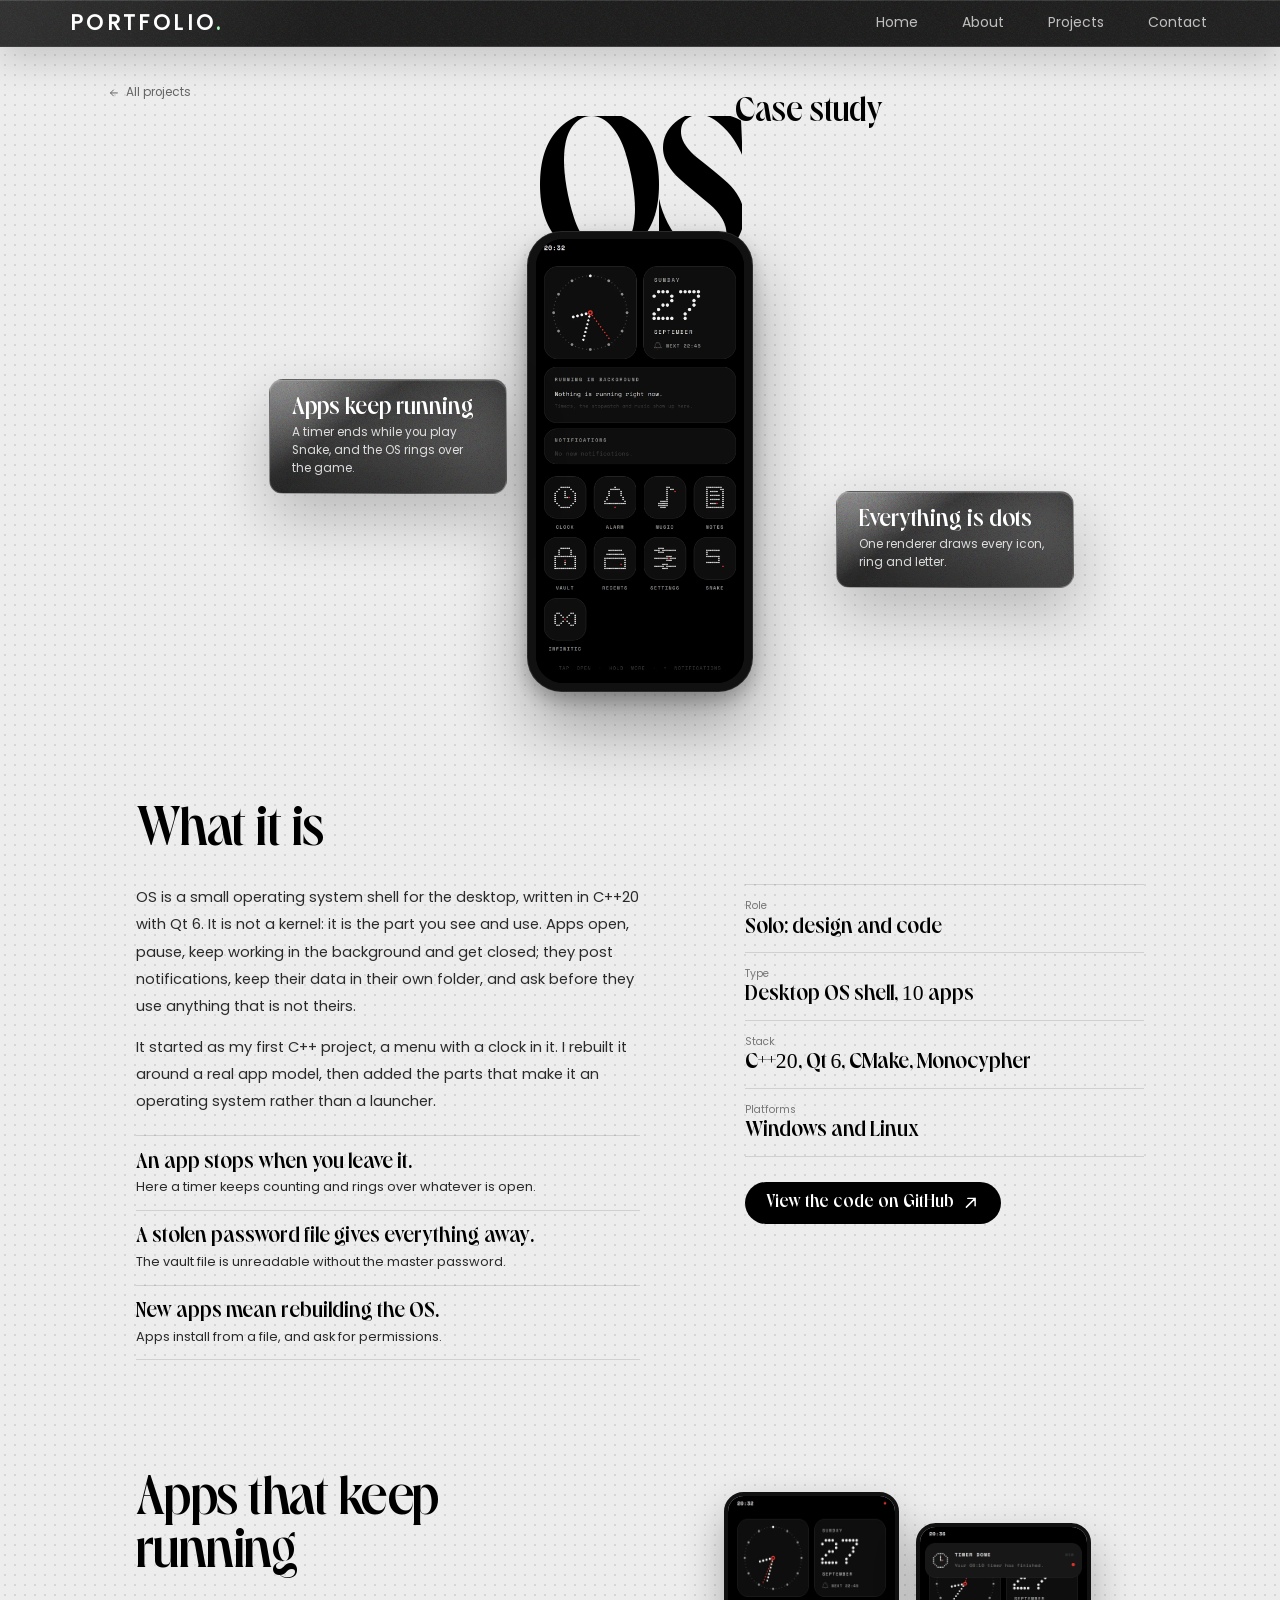
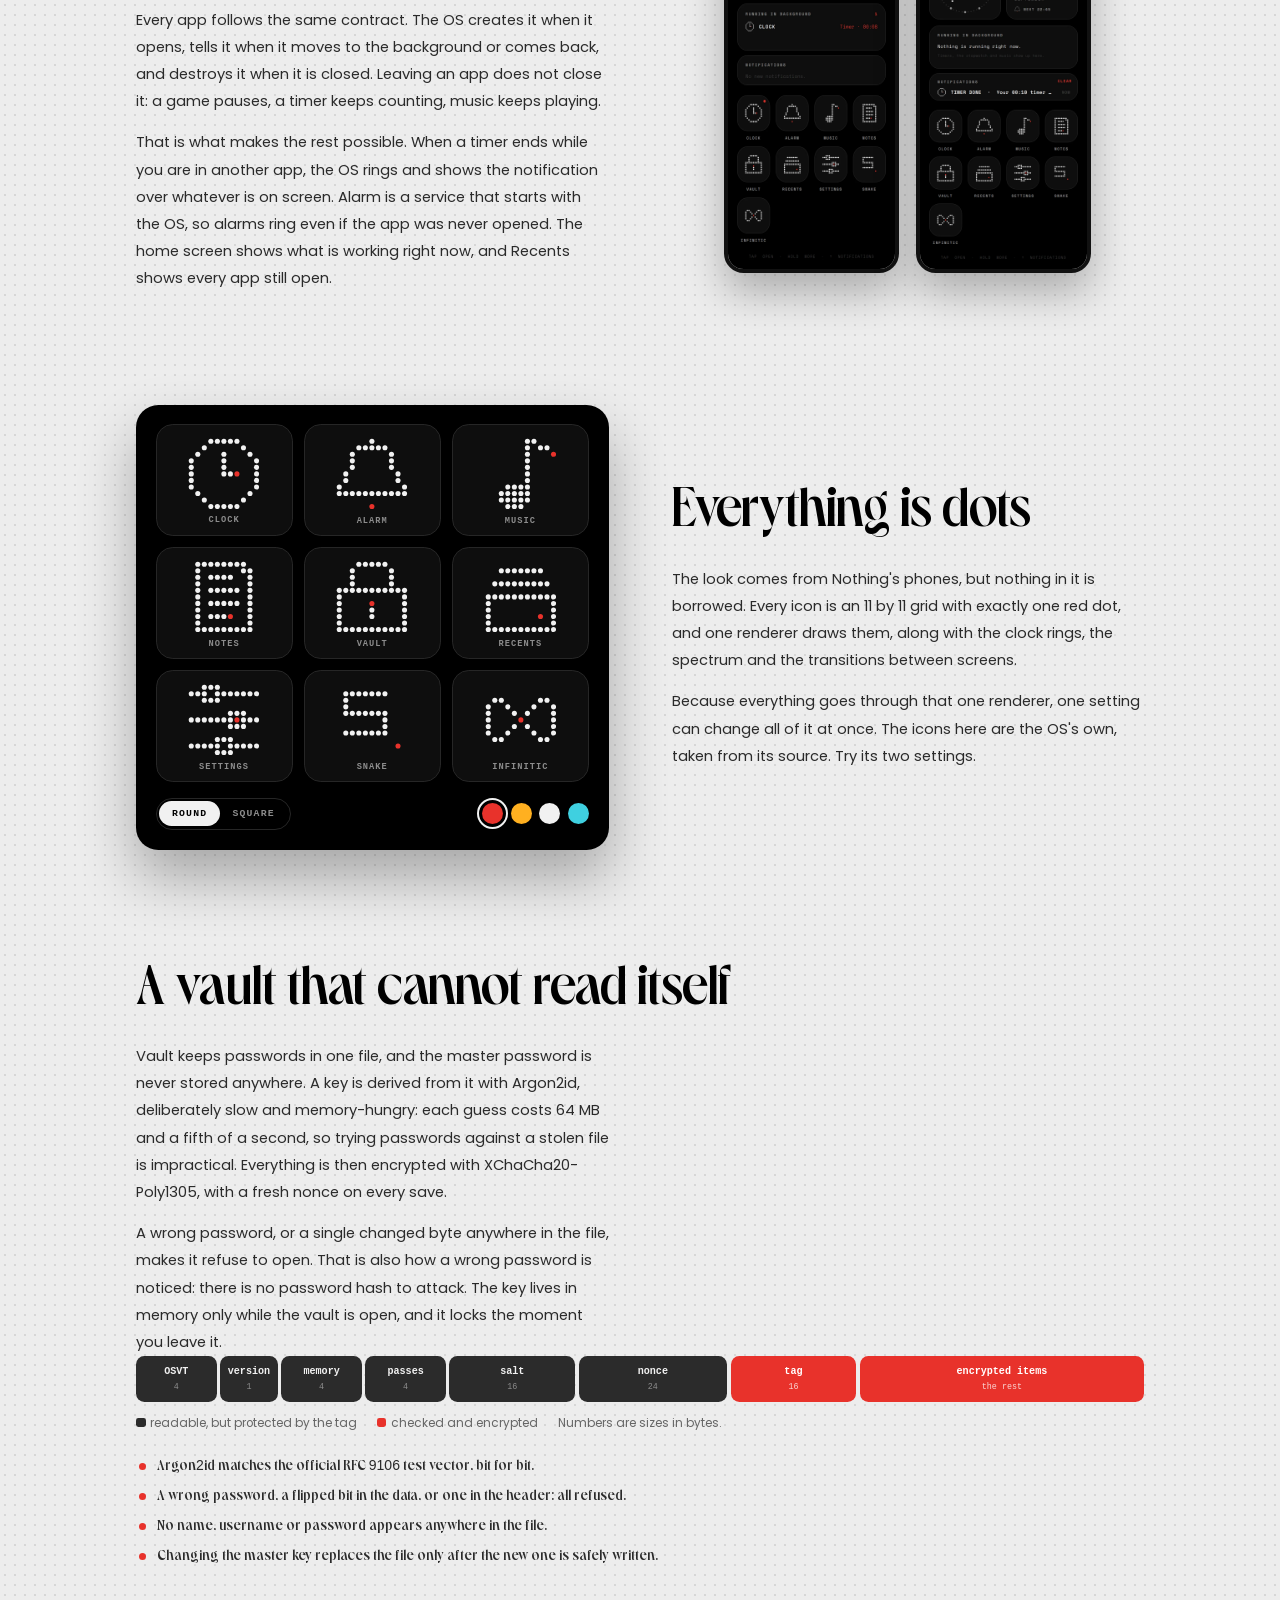
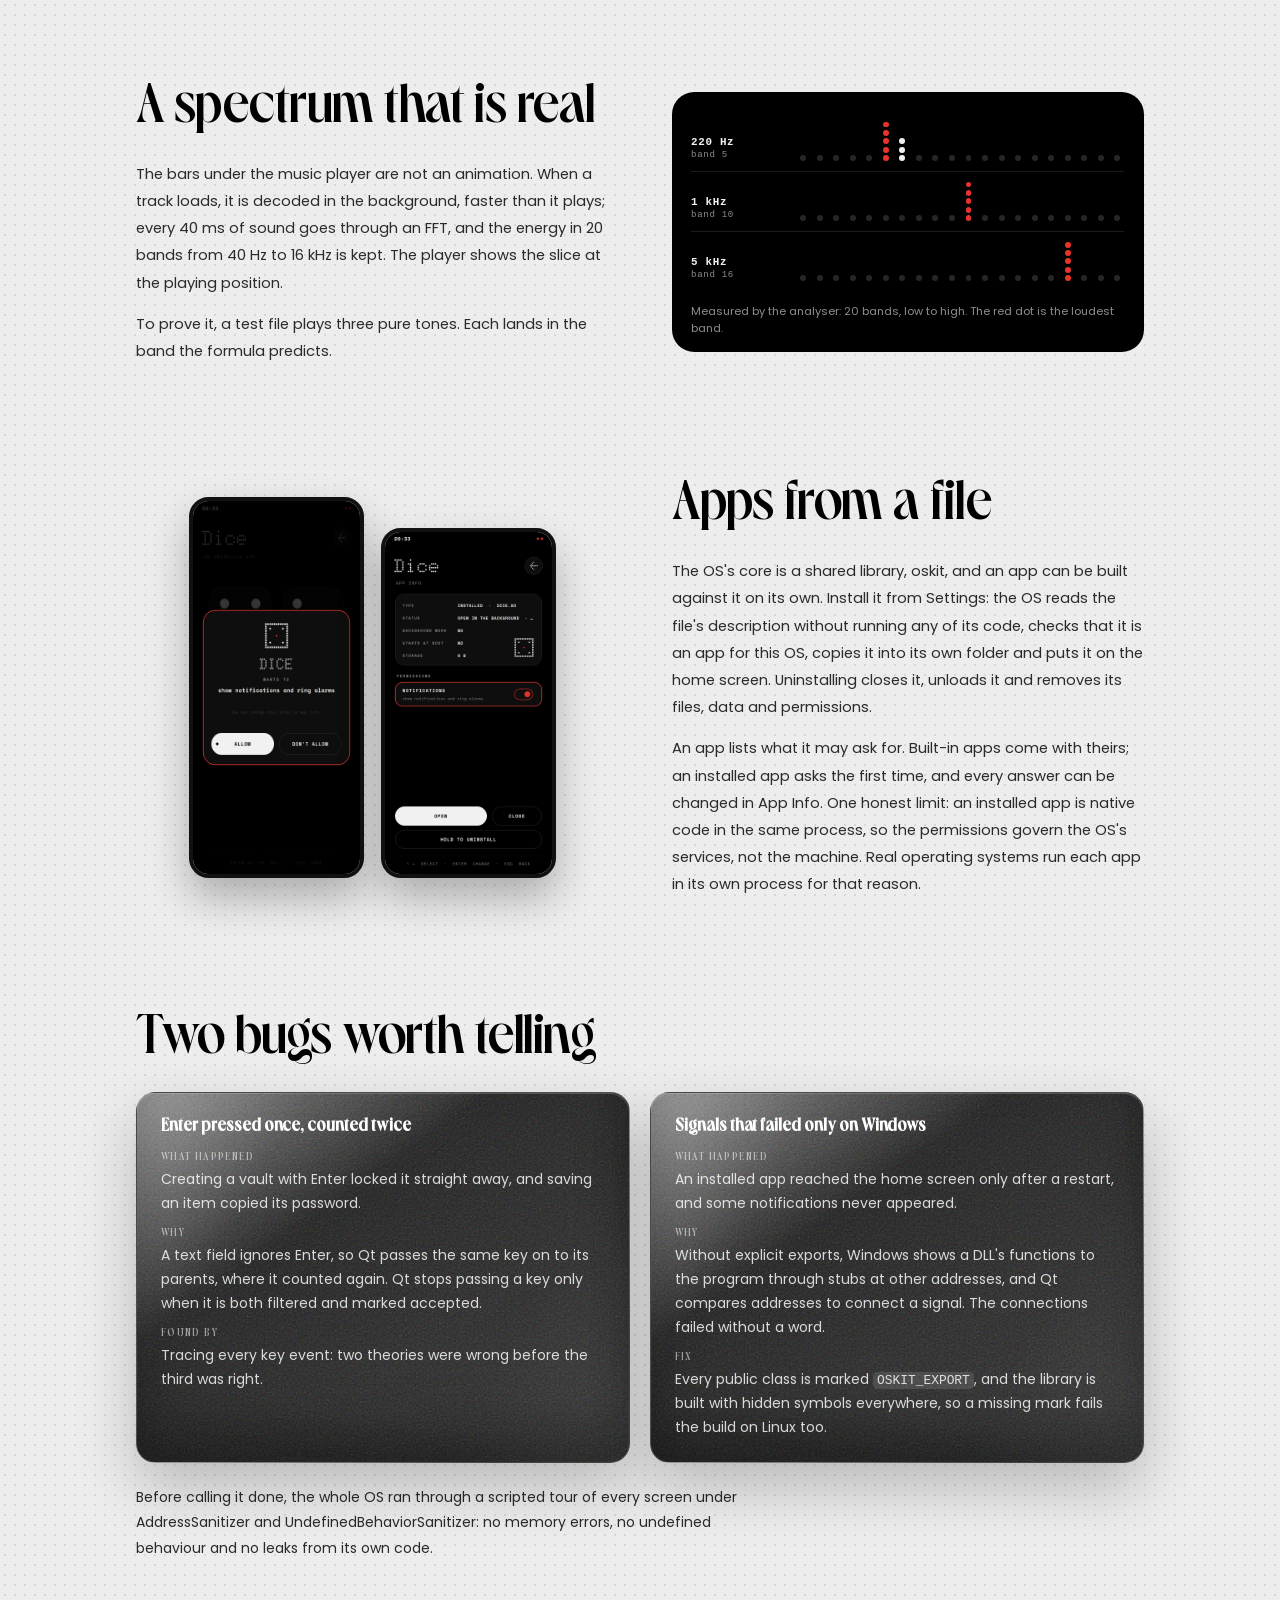
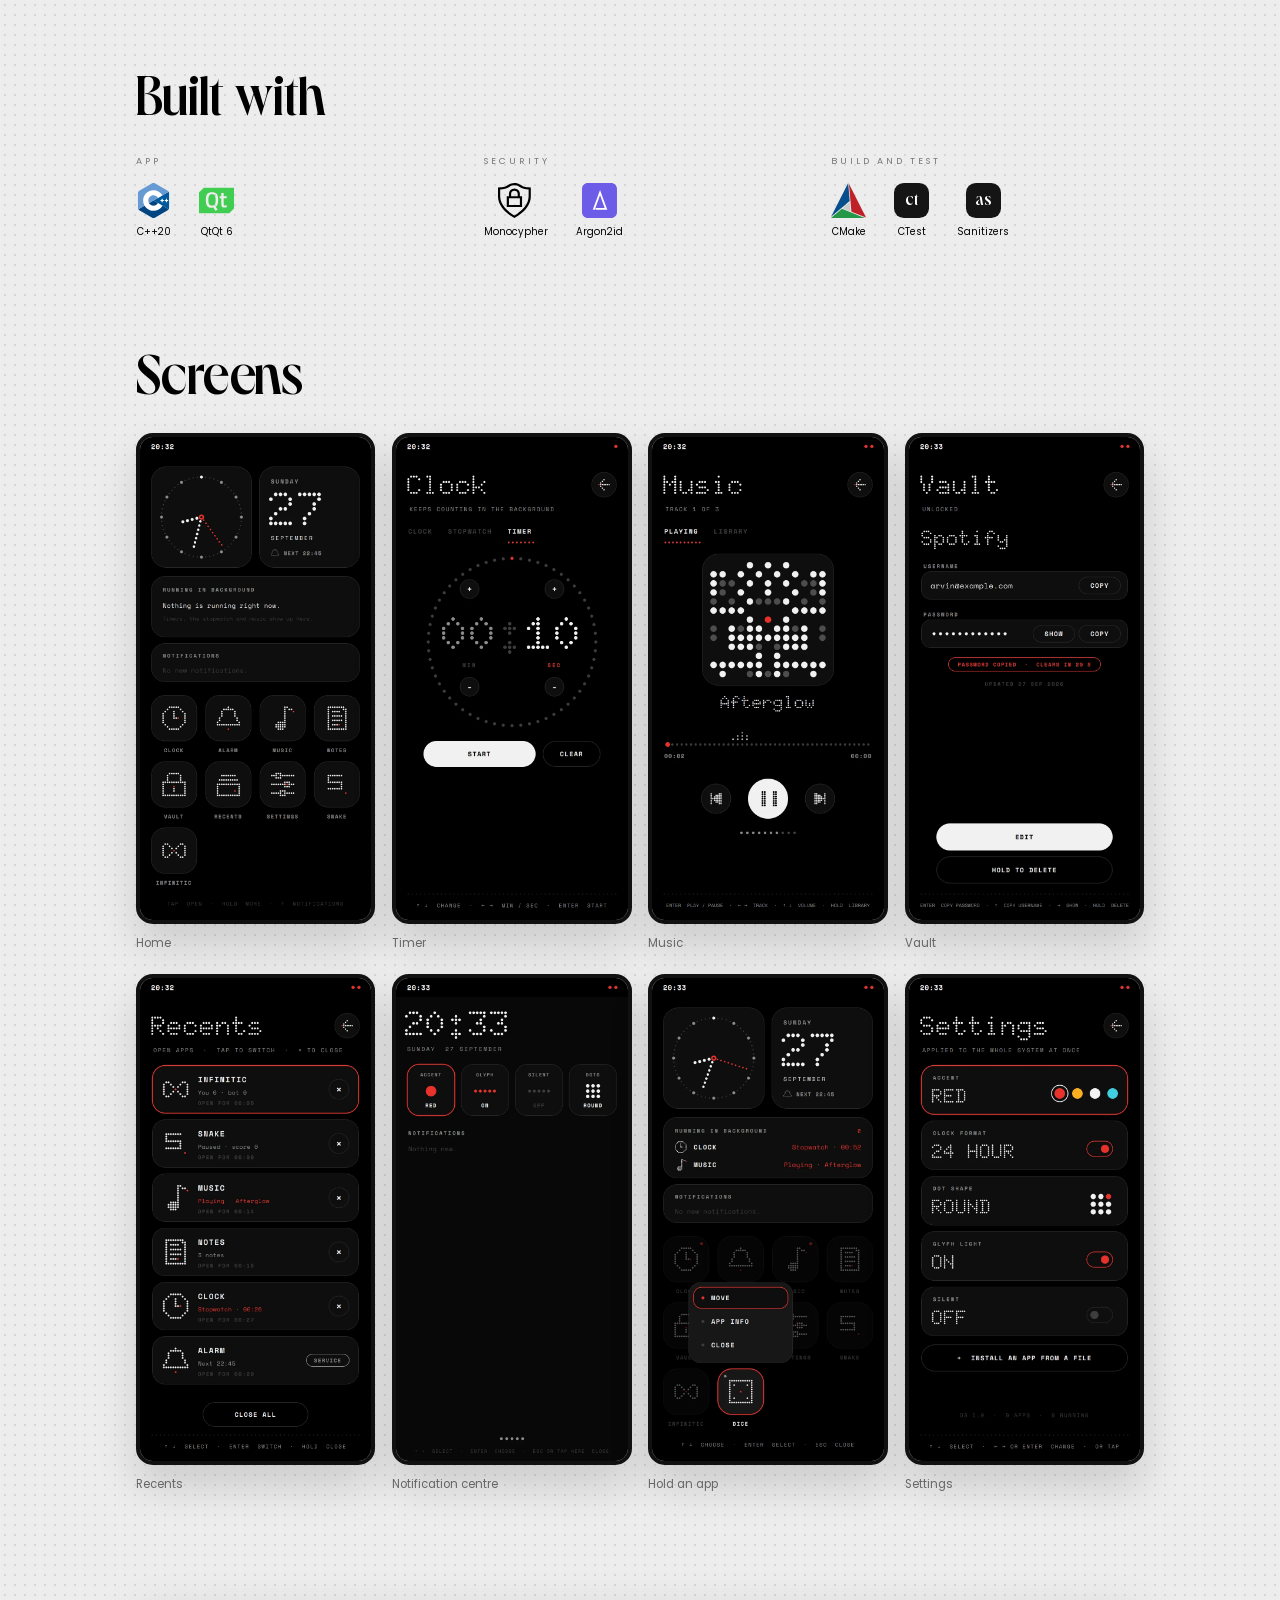
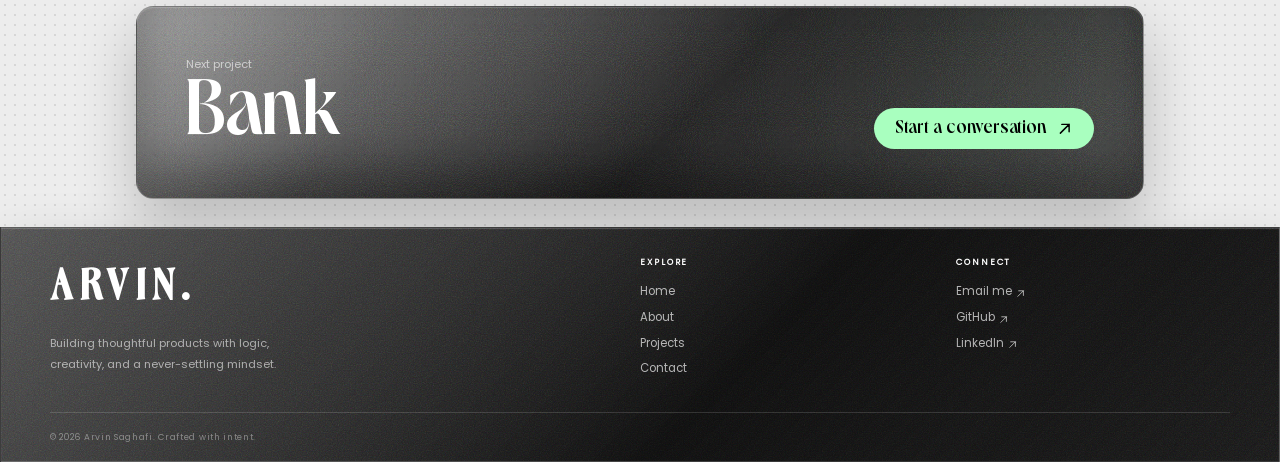
<file: os/index.html>
<!DOCTYPE html>
<html lang="en">

<head>
	<meta charset="UTF-8">
	<meta name="viewport" content="width=device-width, initial-scale=1.0">
	<title>OS — A mini operating system in C++ and Qt | Arvin Saghafi</title>
	<meta name="description"
		content="OS, a mini operating system shell in C++ and Qt by Arvin Saghafi: apps that keep running, an encrypted vault, installable apps with permissions, all in dots.">
	<meta name="author" content="Arvin Saghafi">
	<meta name="robots" content="index, follow">
	<meta name="theme-color" content="#000000">
	<link rel="shortcut icon" href="../assets/images/me/fav.ico" type="image/x-icon">
	<link rel="canonical" href="https://www.aboutarvin.ir/os/">

	<meta property="og:type" content="article">
	<meta property="og:site_name" content="Arvin Saghafi">
	<meta property="og:title" content="OS — A mini operating system in C++ and Qt">
	<meta property="og:description"
		content="Apps that keep running in the background, an encrypted vault, apps installed from a file with permissions, and everything drawn in dots.">
	<meta property="og:url" content="https://www.aboutarvin.ir/os/">
	<meta property="og:image" content="https://www.aboutarvin.ir/assets/images/og/os.jpg">
	<meta property="og:image:width" content="1200">
	<meta property="og:image:height" content="630">
	<meta property="og:image:alt" content="The OS case study: the dot-matrix home screen of a mini operating system">
	<meta name="twitter:card" content="summary_large_image">
	<meta name="twitter:title" content="OS — A mini operating system in C++ and Qt">
	<meta name="twitter:description"
		content="Apps that keep running in the background, an encrypted vault, apps installed from a file with permissions, and everything drawn in dots.">
	<meta name="twitter:image" content="https://www.aboutarvin.ir/assets/images/og/os.jpg">
	<meta name="twitter:image:alt" content="The OS case study: the dot-matrix home screen of a mini operating system">

	<script type="application/ld+json">
	{
		"@context": "https://schema.org",
		"@graph": [
			{
				"@type": "SoftwareSourceCode",
				"@id": "https://www.aboutarvin.ir/os/#project",
				"name": "OS",
				"description": "A mini operating system shell for the desktop, written in C++20 with Qt 6. Apps have a lifecycle and can keep working in the background; alarms and timers ring through the OS; each app keeps its data in its own folder; apps can be installed from a plugin file and are granted permissions; a password vault encrypts everything with Argon2id and XChaCha20-Poly1305; the interface is drawn in dots.",
				"url": "https://www.aboutarvin.ir/os/",
				"image": "https://www.aboutarvin.ir/assets/images/projects/os/home.webp",
				"codeRepository": "https://github.com/eros-codes/OS",
				"programmingLanguage": ["C++"],
				"runtimePlatform": "Qt 6",
				"license": "https://opensource.org/licenses/MIT",
				"keywords": ["C++20", "Qt 6", "operating system shell", "plugin architecture", "Argon2id", "XChaCha20-Poly1305", "FFT", "AddressSanitizer"],
				"author": { "@id": "https://www.aboutarvin.ir/#person" }
			},
			{
				"@type": "WebPage",
				"@id": "https://www.aboutarvin.ir/os/#webpage",
				"url": "https://www.aboutarvin.ir/os/",
				"name": "OS — A mini operating system in C++ and Qt",
				"description": "A mini operating system shell in C++20 and Qt 6 by Arvin Saghafi: apps with a real lifecycle that keep running in the background, a password vault encrypted with Argon2id and XChaCha20-Poly1305, a real audio spectrum, apps installed from a file with permissions, and a dot-matrix interface.",
				"isPartOf": { "@id": "https://www.aboutarvin.ir/#website" },
				"about": { "@id": "https://www.aboutarvin.ir/os/#project" },
				"primaryImageOfPage": "https://www.aboutarvin.ir/assets/images/projects/os/home.webp",
				"breadcrumb": { "@id": "https://www.aboutarvin.ir/os/#breadcrumb" }
			},
			{
				"@type": "BreadcrumbList",
				"@id": "https://www.aboutarvin.ir/os/#breadcrumb",
				"itemListElement": [
					{ "@type": "ListItem", "position": 1, "name": "Home", "item": "https://www.aboutarvin.ir/" },
					{ "@type": "ListItem", "position": 2, "name": "OS", "item": "https://www.aboutarvin.ir/os/" }
				]
			}
		]
	}
	</script>

	<script>
		(function () {
			try {
				var d = document.documentElement;
				if (window.matchMedia &&
					window.matchMedia("(prefers-reduced-motion: reduce)").matches) return;
				d.classList.add("js-motion");
				if (document.visibilityState === "hidden") {
					d.classList.add("motion-hold");
					var release = function () { d.classList.remove("motion-hold"); };
					document.addEventListener("visibilitychange", release, { once: true });
					setTimeout(release, 8000);
				}
			} catch (e) { }
		})();
	</script>

	<link rel="preload" as="font" type="font/woff2" href="../assets/fonts/Roah/roaheregular-maoan.woff2" crossorigin>
	<link rel="preload" as="font" type="font/woff2" href="../assets/fonts/Poppins/Poppins-Regular.woff2" crossorigin>

	<link rel="stylesheet" href="../assets/stylesheets/base/settings.css">
	<link rel="stylesheet" href="../assets/stylesheets/layout/header.css">
	<link rel="stylesheet" href="../assets/stylesheets/layout/footer.css">
	<link rel="stylesheet" href="../assets/stylesheets/case-study/case-study.css">
	<link rel="stylesheet" href="../assets/stylesheets/os/os.css">
</head>

<body class="project-page case-os" style="--accent: #e8322b; --accent-ink: #ffffff;">


	<header class="header header-deactive" id="header">
		<a class="site-logo" href="../" aria-label="Arvin home">PORTFOLIO<span>.</span></a>
		<nav class="desktop-nav" aria-label="Primary navigation">
			<a href="../#home">Home</a>
			<a href="../#about">About</a>
			<a href="../#projects">Projects</a>
			<a href="../#contact">Contact</a>
		</nav>
		<button class="menu-toggle" type="button" aria-label="Open menu" aria-expanded="false"
			aria-controls="mobile-menu">
			<span></span>
			<span></span>
			<span></span>
		</button>
		<nav class="mobile-nav" id="mobile-menu" aria-label="Mobile navigation" aria-hidden="true">
			<a href="../#home">Home</a>
			<a href="../#about">About</a>
			<a href="../#projects">Projects</a>
			<a href="../#contact">Contact</a>
		</nav>
	</header>

	<main class="case">

		<!-- ============ HERO ============ -->
		<section class="case-hero" aria-labelledby="case-title">
			<a class="case-back" href="../#projects">
				<svg xmlns="http://www.w3.org/2000/svg" width="1em" height="1em" viewBox="0 0 24 24" aria-hidden="true">
					<path fill="none" stroke="currentColor" stroke-linecap="round" stroke-linejoin="round"
						stroke-width="2" d="M19 12H5m6-6l-6 6l6 6" />
				</svg>
				All projects
			</a>
			<div class="case-title-wrap">
				<p class="case-kicker">Case study</p>
				<h1 class="case-title" id="case-title">OS</h1>
			</div>
			<div class="case-stage">
				<figure class="os-device" id="os-device"
					aria-label="The OS on screen: the home screen, the music player, the vault and the notification centre">
					<div class="os-screens">
						<img class="os-screen" src="../assets/images/projects/os/home.webp" alt="The OS home screen: an analog clock, the date, what is running in the background, notifications and the app grid, all drawn in dots" width="800" height="1640" fetchpriority="high">
						<img class="os-screen" src="../assets/images/projects/os/music.webp" alt="" width="800" height="1640" loading="lazy">
						<img class="os-screen" src="../assets/images/projects/os/vault.webp" alt="" width="800" height="1640" loading="lazy">
						<img class="os-screen" src="../assets/images/projects/os/notification-centre.webp" alt="" width="800" height="1640" loading="lazy">
					</div>
				</figure>
				<aside class="note pane note-a">
					<p class="note-title">Apps keep running</p>
					<p>A timer ends while you play Snake, and the OS rings over the game.</p>
				</aside>
				<aside class="note pane note-b">
					<p class="note-title">Everything is dots</p>
					<p>One renderer draws every icon, ring and letter.</p>
				</aside>
			</div>
		</section>

		<!-- ============ OVERVIEW ============ -->
		<section class="case-section case-overview" aria-labelledby="overview-title">
			<div class="overview-copy">
				<h2 class="case-h2" id="overview-title" data-reveal="wipe">What it is</h2>
				<p data-reveal>
					OS is a small operating system shell for the desktop, written in C++20 with Qt 6. It is not a
					kernel: it is the part you see and use. Apps open, pause, keep working in the background and
					get closed; they post notifications, keep their data in their own folder, and ask before they
					use anything that is not theirs.
				</p>
				<p data-reveal>
					It started as my first C++ project, a menu with a clock in it. I rebuilt it around a real app
					model, then added the parts that make it an operating system rather than a launcher.
				</p>
				<ul class="problems">
					<li data-reveal>
						<a href="#lifecycle">
							<span class="problem-q">An app stops when you leave it.</span>
							<span class="problem-a">Here a timer keeps counting and rings over whatever is open.</span>
						</a>
					</li>
					<li data-reveal>
						<a href="#vault">
							<span class="problem-q">A stolen password file gives everything away.</span>
							<span class="problem-a">The vault file is unreadable without the master password.</span>
						</a>
					</li>
					<li data-reveal>
						<a href="#plugins">
							<span class="problem-q">New apps mean rebuilding the OS.</span>
							<span class="problem-a">Apps install from a file, and ask for permissions.</span>
						</a>
					</li>
				</ul>
			</div>
			<div class="overview-side">
				<dl class="overview-facts" data-reveal>
					<div>
						<dt>Role</dt>
						<dd>Solo: design and code</dd>
					</div>
					<div>
						<dt>Type</dt>
						<dd>Desktop OS shell, 10 apps</dd>
					</div>
					<div>
						<dt>Stack</dt>
						<dd>C++20, Qt 6, CMake, Monocypher</dd>
					</div>
					<div>
						<dt>Platforms</dt>
						<dd>Windows and Linux</dd>
					</div>
				</dl>
				<div class="overview-links" data-reveal>
					<a class="btn btn-solid" href="https://github.com/eros-codes/OS" target="_blank" rel="noreferrer">
						View the code on GitHub
						<svg xmlns="http://www.w3.org/2000/svg" width="1em" height="1em" viewBox="0 0 24 24" aria-hidden="true"><path fill="none" stroke="currentColor" stroke-linecap="round" stroke-linejoin="round" stroke-width="2" d="M18 6L6 18M8 6h10v10" /></svg>
					</a>
				</div>
			</div>
		</section>

		<!-- ============ LIFECYCLE ============ -->
		<section class="case-section os-feature" id="lifecycle" aria-labelledby="lifecycle-title">
			<div class="os-copy">
				<h2 class="case-h2" id="lifecycle-title" data-reveal="wipe">Apps that keep running</h2>
				<p data-reveal>
					Every app follows the same contract. The OS creates it when it opens, tells it when it moves
					to the background or comes back, and destroys it when it is closed. Leaving an app does not
					close it: a game pauses, a timer keeps counting, music keeps playing.
				</p>
				<p data-reveal>
					That is what makes the rest possible. When a timer ends while you are in another app, the
					OS rings and shows the notification over whatever is on screen. Alarm is a service that
					starts with the OS, so alarms ring even if the app was never opened. The home screen shows
					what is working right now, and Recents shows every app still open.
				</p>
			</div>
			<figure class="os-pair" data-reveal>
				<img src="../assets/images/projects/os/live.webp" alt="The home screen while a timer counts down in the background" width="800" height="1640" loading="lazy">
				<img src="../assets/images/projects/os/ringing.webp" alt="The timer's notification on top of the home screen" width="800" height="1640" loading="lazy">
			</figure>
		</section>

		<!-- ============ DOTS ============ -->
		<section class="case-section os-feature is-flipped" id="dots" aria-labelledby="dots-title">
			<div class="os-copy">
				<h2 class="case-h2" id="dots-title" data-reveal="wipe">Everything is dots</h2>
				<p data-reveal>
					The look comes from Nothing's phones, but nothing in it is borrowed. Every icon is an
					11 by 11 grid with exactly one red dot, and one renderer draws them, along with the clock
					rings, the spectrum and the transitions between screens.
				</p>
				<p data-reveal>
					Because everything goes through that one renderer, one setting can change all of it at once.
					The icons here are the OS's own, taken from its source. Try its two settings.
				</p>
			</div>
			<figure class="os-dots" data-reveal>
				<div class="os-dots-grid" id="os-dots-grid">
					<img src="../assets/images/projects/os.webp" alt="The OS's app icons, each drawn as a grid of dots" width="360" height="360" loading="lazy">
				</div>
				<div class="os-dots-controls" id="os-dots-controls" hidden>
					<div class="os-seg" role="group" aria-label="Dot shape">
						<button type="button" data-shape="round" aria-pressed="true">ROUND</button>
						<button type="button" data-shape="square" aria-pressed="false">SQUARE</button>
					</div>
					<div class="os-swatches" role="group" aria-label="Accent colour">
						<button class="os-swatch" type="button" data-accent="#e8322b" style="--c: #e8322b" aria-pressed="true" aria-label="Red"></button>
						<button class="os-swatch" type="button" data-accent="#ffb020" style="--c: #ffb020" aria-pressed="false" aria-label="Amber"></button>
						<button class="os-swatch" type="button" data-accent="#f1f1f1" style="--c: #f1f1f1" aria-pressed="false" aria-label="White"></button>
						<button class="os-swatch" type="button" data-accent="#3fd0e0" style="--c: #3fd0e0" aria-pressed="false" aria-label="Cyan"></button>
					</div>
				</div>
			</figure>
		</section>

		<!-- ============ VAULT ============ -->
		<section class="case-section" id="vault" aria-labelledby="vault-title">
			<div class="os-copy">
				<h2 class="case-h2" id="vault-title" data-reveal="wipe">A vault that cannot read itself</h2>
				<p data-reveal>
					Vault keeps passwords in one file, and the master password is never stored anywhere. A key is
					derived from it with Argon2id, deliberately slow and memory-hungry: each guess costs 64 MB and
					a fifth of a second, so trying passwords against a stolen file is impractical. Everything is
					then encrypted with XChaCha20-Poly1305, with a fresh nonce on every save.
				</p>
				<p data-reveal>
					A wrong password, or a single changed byte anywhere in the file, makes it refuse to open. That
					is also how a wrong password is noticed: there is no password hash to attack. The key lives in
					memory only while the vault is open, and it locks the moment you leave it.
				</p>
			</div>
			<figure class="os-bytes" data-reveal>
				<div class="os-bytes-row" aria-label="The vault file, from its first byte to its last">
					<span class="is-header" style="--w: 3">OSVT<small>4</small></span>
					<span class="is-header" style="--w: 2">version<small>1</small></span>
					<span class="is-header" style="--w: 3">memory<small>4</small></span>
					<span class="is-header" style="--w: 3">passes<small>4</small></span>
					<span class="is-header" style="--w: 5">salt<small>16</small></span>
					<span class="is-header" style="--w: 6">nonce<small>24</small></span>
					<span class="is-secret" style="--w: 5">tag<small>16</small></span>
					<span class="is-secret" style="--w: 12">encrypted items<small>the rest</small></span>
				</div>
				<p class="os-bytes-legend">
					<span><i style="--k: #2b2b2b"></i>readable, but protected by the tag</span>
					<span><i style="--k: #e8322b"></i>checked and encrypted</span>
					<span>Numbers are sizes in bytes.</span>
				</p>
			</figure>
			<ul class="os-proofs">
				<li data-reveal>Argon2id matches the official RFC 9106 test vector, bit for bit.</li>
				<li data-reveal>A wrong password, a flipped bit in the data, or one in the header: all refused.</li>
				<li data-reveal>No name, username or password appears anywhere in the file.</li>
				<li data-reveal>Changing the master key replaces the file only after the new one is safely written.</li>
			</ul>
		</section>

		<!-- ============ SPECTRUM ============ -->
		<section class="case-section os-feature" id="spectrum" aria-labelledby="spectrum-title">
			<div class="os-copy">
				<h2 class="case-h2" id="spectrum-title" data-reveal="wipe">A spectrum that is real</h2>
				<p data-reveal>
					The bars under the music player are not an animation. When a track loads, it is decoded in the
					background, faster than it plays; every 40 ms of sound goes through an FFT, and the energy in
					20 bands from 40 Hz to 16 kHz is kept. The player shows the slice at the playing position.
				</p>
				<p data-reveal>
					To prove it, a test file plays three pure tones. Each lands in the band the formula predicts.
				</p>
			</div>
			<figure class="os-spectrum" data-reveal>
					<div class="os-tone"><b>220 Hz<small>band 5</small></b><div class="os-bands" aria-hidden="true"><span><i class="is-off"></i></span><span><i class="is-off"></i></span><span><i class="is-off"></i></span><span><i class="is-off"></i></span><span><i class="is-off"></i></span><span><i class="is-peak"></i><i class="is-peak"></i><i class="is-peak"></i><i class="is-peak"></i><i class="is-peak"></i></span><span><i></i><i></i><i></i></span><span><i class="is-off"></i></span><span><i class="is-off"></i></span><span><i class="is-off"></i></span><span><i class="is-off"></i></span><span><i class="is-off"></i></span><span><i class="is-off"></i></span><span><i class="is-off"></i></span><span><i class="is-off"></i></span><span><i class="is-off"></i></span><span><i class="is-off"></i></span><span><i class="is-off"></i></span><span><i class="is-off"></i></span><span><i class="is-off"></i></span></div></div>
					<div class="os-tone"><b>1 kHz<small>band 10</small></b><div class="os-bands" aria-hidden="true"><span><i class="is-off"></i></span><span><i class="is-off"></i></span><span><i class="is-off"></i></span><span><i class="is-off"></i></span><span><i class="is-off"></i></span><span><i class="is-off"></i></span><span><i class="is-off"></i></span><span><i class="is-off"></i></span><span><i class="is-off"></i></span><span><i class="is-off"></i></span><span><i class="is-peak"></i><i class="is-peak"></i><i class="is-peak"></i><i class="is-peak"></i><i class="is-peak"></i></span><span><i class="is-off"></i></span><span><i class="is-off"></i></span><span><i class="is-off"></i></span><span><i class="is-off"></i></span><span><i class="is-off"></i></span><span><i class="is-off"></i></span><span><i class="is-off"></i></span><span><i class="is-off"></i></span><span><i class="is-off"></i></span></div></div>
					<div class="os-tone"><b>5 kHz<small>band 16</small></b><div class="os-bands" aria-hidden="true"><span><i class="is-off"></i></span><span><i class="is-off"></i></span><span><i class="is-off"></i></span><span><i class="is-off"></i></span><span><i class="is-off"></i></span><span><i class="is-off"></i></span><span><i class="is-off"></i></span><span><i class="is-off"></i></span><span><i class="is-off"></i></span><span><i class="is-off"></i></span><span><i class="is-off"></i></span><span><i class="is-off"></i></span><span><i class="is-off"></i></span><span><i class="is-off"></i></span><span><i class="is-off"></i></span><span><i class="is-off"></i></span><span><i class="is-peak"></i><i class="is-peak"></i><i class="is-peak"></i><i class="is-peak"></i><i class="is-peak"></i></span><span><i class="is-off"></i></span><span><i class="is-off"></i></span><span><i class="is-off"></i></span></div></div>
				<figcaption>Measured by the analyser: 20 bands, low to high. The red dot is the loudest band.</figcaption>
			</figure>
		</section>

		<!-- ============ PLUGINS ============ -->
		<section class="case-section os-feature is-flipped" id="plugins" aria-labelledby="plugins-title">
			<div class="os-copy">
				<h2 class="case-h2" id="plugins-title" data-reveal="wipe">Apps from a file</h2>
				<p data-reveal>
					The OS's core is a shared library, oskit, and an app can be built against it on its own. Install
					it from Settings: the OS reads the file's description without running any of its code, checks
					that it is an app for this OS, copies it into its own folder and puts it on the home screen.
					Uninstalling closes it, unloads it and removes its files, data and permissions.
				</p>
				<p data-reveal>
					An app lists what it may ask for. Built-in apps come with theirs; an installed app asks the
					first time, and every answer can be changed in App Info. One honest limit: an installed app is
					native code in the same process, so the permissions govern the OS's services, not the machine.
					Real operating systems run each app in its own process for that reason.
				</p>
			</div>
			<figure class="os-pair" data-reveal>
				<img src="../assets/images/projects/os/permission.webp" alt="An installed app asking for permission to show notifications" width="800" height="1640" loading="lazy">
				<img src="../assets/images/projects/os/app-info.webp" alt="App Info: the app's state, its storage and a permission that can be switched off" width="800" height="1640" loading="lazy">
			</figure>
		</section>

		<!-- ============ BUGS ============ -->
		<section class="case-section" id="bugs" aria-labelledby="bugs-title">
			<h2 class="case-h2" id="bugs-title" data-reveal="wipe">Two bugs worth telling</h2>
			<div class="os-bugs">
				<article class="os-bug pane" data-reveal>
					<h3>Enter pressed once, counted twice</h3>
					<dl>
						<div><dt>What happened</dt><dd>Creating a vault with Enter locked it straight away, and saving an item copied its password.</dd></div>
						<div><dt>Why</dt><dd>A text field ignores Enter, so Qt passes the same key on to its parents, where it counted again. Qt stops passing a key only when it is both filtered and marked accepted.</dd></div>
						<div><dt>Found by</dt><dd>Tracing every key event: two theories were wrong before the third was right.</dd></div>
					</dl>
				</article>
				<article class="os-bug pane" data-reveal>
					<h3>Signals that failed only on Windows</h3>
					<dl>
						<div><dt>What happened</dt><dd>An installed app reached the home screen only after a restart, and some notifications never appeared.</dd></div>
						<div><dt>Why</dt><dd>Without explicit exports, Windows shows a DLL's functions to the program through stubs at other addresses, and Qt compares addresses to connect a signal. The connections failed without a word.</dd></div>
						<div><dt>Fix</dt><dd>Every public class is marked <code>OSKIT_EXPORT</code>, and the library is built with hidden symbols everywhere, so a missing mark fails the build on Linux too.</dd></div>
					</dl>
				</article>
			</div>
			<p class="os-bugs-after" data-reveal>
				Before calling it done, the whole OS ran through a scripted tour of every screen under
				AddressSanitizer and UndefinedBehaviorSanitizer: no memory errors, no undefined behaviour and no
				leaks from its own code.
			</p>
		</section>

		<!-- ============ STACK ============ -->
		<section class="case-section case-stack" aria-labelledby="stack-title">
			<h2 class="case-h2" id="stack-title" data-reveal="wipe">Built with</h2>
			<div class="stack-groups">
				<div class="stack-group" data-reveal>
					<span>APP</span>
					<ul class="stack-icons">
						<li><img src="../assets/SVGs/skills/c++.svg" alt="" width="40" height="40">C++20</li>
						<li><img src="../assets/SVGs/skills/qt.svg" alt="" width="40" height="40">Qt</span>Qt 6</li>
					</ul>
				</div>
				<div class="stack-group" data-reveal>
					<span>SECURITY</span>
					<ul class="stack-icons">
						<li><img src="../assets/SVGs/skills/encryption.svg" alt="" width="40" height="40">Monocypher</li>
						<li><img src="../assets/SVGs/skills/argon.svg" alt="" width="40" height="40">Argon2id</li>
					</ul>
				</div>
				<div class="stack-group" data-reveal>
					<span>BUILD AND TEST</span>
					<ul class="stack-icons">
						<li><img src="../assets/SVGs/skills/cmake.svg" alt="" width="40" height="40">CMake</li>
						<li><span class="stack-mark" aria-hidden="true">ct</span>CTest</li>
						<li><span class="stack-mark" aria-hidden="true">as</span>Sanitizers</li>
					</ul>
				</div>
			</div>
		</section>

		<!-- ============ GALLERY ============ -->
		<section class="case-section case-gallery" aria-labelledby="gallery-title">
			<h2 class="case-h2" id="gallery-title" data-reveal="wipe">Screens</h2>
			<div class="os-shots">
				<figure class="shot" data-reveal>
					<img src="../assets/images/projects/os/home.webp" alt="The home screen" width="800" height="1640" loading="lazy">
					<figcaption>Home</figcaption>
				</figure>
				<figure class="shot" data-reveal>
					<img src="../assets/images/projects/os/timer.webp" alt="Setting a timer by minutes and seconds inside a ring of dots" width="800" height="1640" loading="lazy">
					<figcaption>Timer</figcaption>
				</figure>
				<figure class="shot" data-reveal>
					<img src="../assets/images/projects/os/music.webp" alt="The music player with its spectrum under the timeline" width="800" height="1640" loading="lazy">
					<figcaption>Music</figcaption>
				</figure>
				<figure class="shot" data-reveal>
					<img src="../assets/images/projects/os/vault.webp" alt="A vault item with its password hidden and a copy notice" width="800" height="1640" loading="lazy">
					<figcaption>Vault</figcaption>
				</figure>
				<figure class="shot" data-reveal>
					<img src="../assets/images/projects/os/recents.webp" alt="Recents: the apps still open, with their state" width="800" height="1640" loading="lazy">
					<figcaption>Recents</figcaption>
				</figure>
				<figure class="shot" data-reveal>
					<img src="../assets/images/projects/os/notification-centre.webp" alt="The notification centre with quick settings" width="800" height="1640" loading="lazy">
					<figcaption>Notification centre</figcaption>
				</figure>
				<figure class="shot" data-reveal>
					<img src="../assets/images/projects/os/app-menu.webp" alt="The menu that opens when you hold an app" width="800" height="1640" loading="lazy">
					<figcaption>Hold an app</figcaption>
				</figure>
				<figure class="shot" data-reveal>
					<img src="../assets/images/projects/os/settings.webp" alt="Settings, applied to the whole OS at once" width="800" height="1640" loading="lazy">
					<figcaption>Settings</figcaption>
				</figure>
			</div>
		</section>

		<!-- ============ NEXT ============ -->
		<section class="case-next pane" aria-label="Keep exploring">
			<a class="next-link" href="../bank/">
				<span>Next project</span>
				<strong>Bank</strong>
			</a>
			<a class="btn btn-mint" href="mailto:saghafiarvin@gmail.com">
				Start a conversation
				<svg xmlns="http://www.w3.org/2000/svg" width="1em" height="1em" viewBox="0 0 24 24" aria-hidden="true"><path fill="none" stroke="currentColor" stroke-linecap="round" stroke-linejoin="round" stroke-width="2" d="M18 6L6 18M8 6h10v10" /></svg>
			</a>
		</section>
	</main>

	<footer class="site-footer">
		<div class="footer-main">
			<div class="footer-brand">
				<a class="site-logo" href="../" aria-label="Back to Arvin's home">ARVIN<span>.</span></a>
				<p>Building thoughtful products with logic, creativity, and a never-settling mindset.</p>
			</div>
			<div class="footer-column">
				<h2 class="footer-heading">Explore</h2>
				<nav class="footer-links" aria-label="Footer navigation">
					<a href="../#home">Home</a>
					<a href="../#about">About</a>
					<a href="../#projects">Projects</a>
					<a href="../#contact">Contact</a>
				</nav>
			</div>
			<div class="footer-column">
				<h2 class="footer-heading">Connect</h2>
				<nav class="footer-socials" aria-label="Social links">
					<a href="mailto:saghafiarvin@gmail.com">Email me
						<svg xmlns="http://www.w3.org/2000/svg" width="1em" height="1em" viewBox="0 0 24 24">
							<path d="M0 0h24v24H0z" fill="none" />
							<path fill="none" stroke="currentColor" stroke-linecap="round" stroke-linejoin="round"
								stroke-width="2" d="M18 6L6 18M8 6h10v10" />
						</svg>
					</a>
					<a href="https://github.com/eros-codes" target="_blank" rel="noreferrer">GitHub
						<svg xmlns="http://www.w3.org/2000/svg" width="1em" height="1em" viewBox="0 0 24 24">
							<path d="M0 0h24v24H0z" fill="none" />
							<path fill="none" stroke="currentColor" stroke-linecap="round" stroke-linejoin="round"
								stroke-width="2" d="M18 6L6 18M8 6h10v10" />
						</svg>
					</a>
					<a href="https://www.linkedin.com/in/eros-codes/" target="_blank" rel="noopener noreferrer">LinkedIn
						<svg xmlns="http://www.w3.org/2000/svg" width="1em" height="1em" viewBox="0 0 24 24" aria-hidden="true">
							<path fill="none" stroke="currentColor" stroke-linecap="round" stroke-linejoin="round" stroke-width="2"
								d="M18 6L6 18M8 6h10v10" />
						</svg>
					</a>
				</nav>
			</div>
		</div>
		<div class="footer-bottom">
			<p>© 2026 Arvin Saghafi. Crafted with intent.</p>
		</div>
	</footer>

	<script type="module" src="../assets/js/os/os.js"></script>
</body>

</html>
</file>
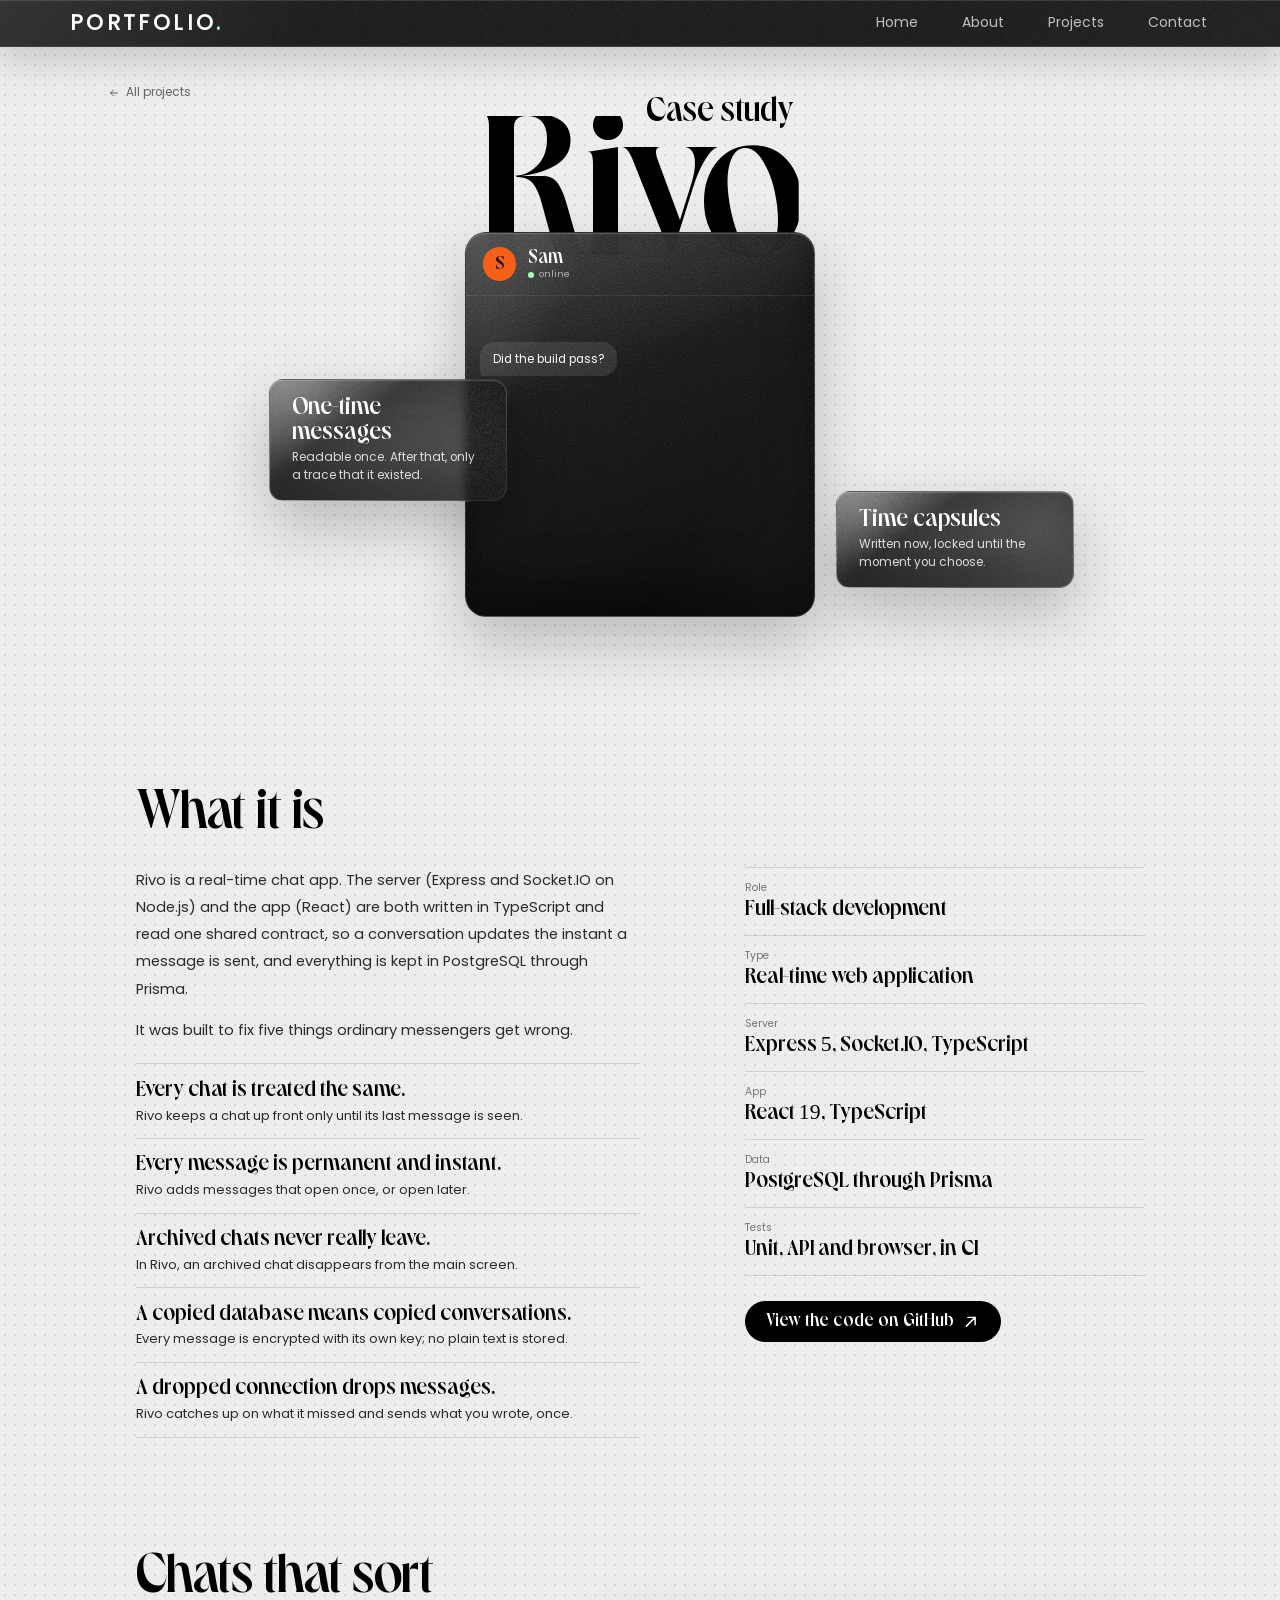
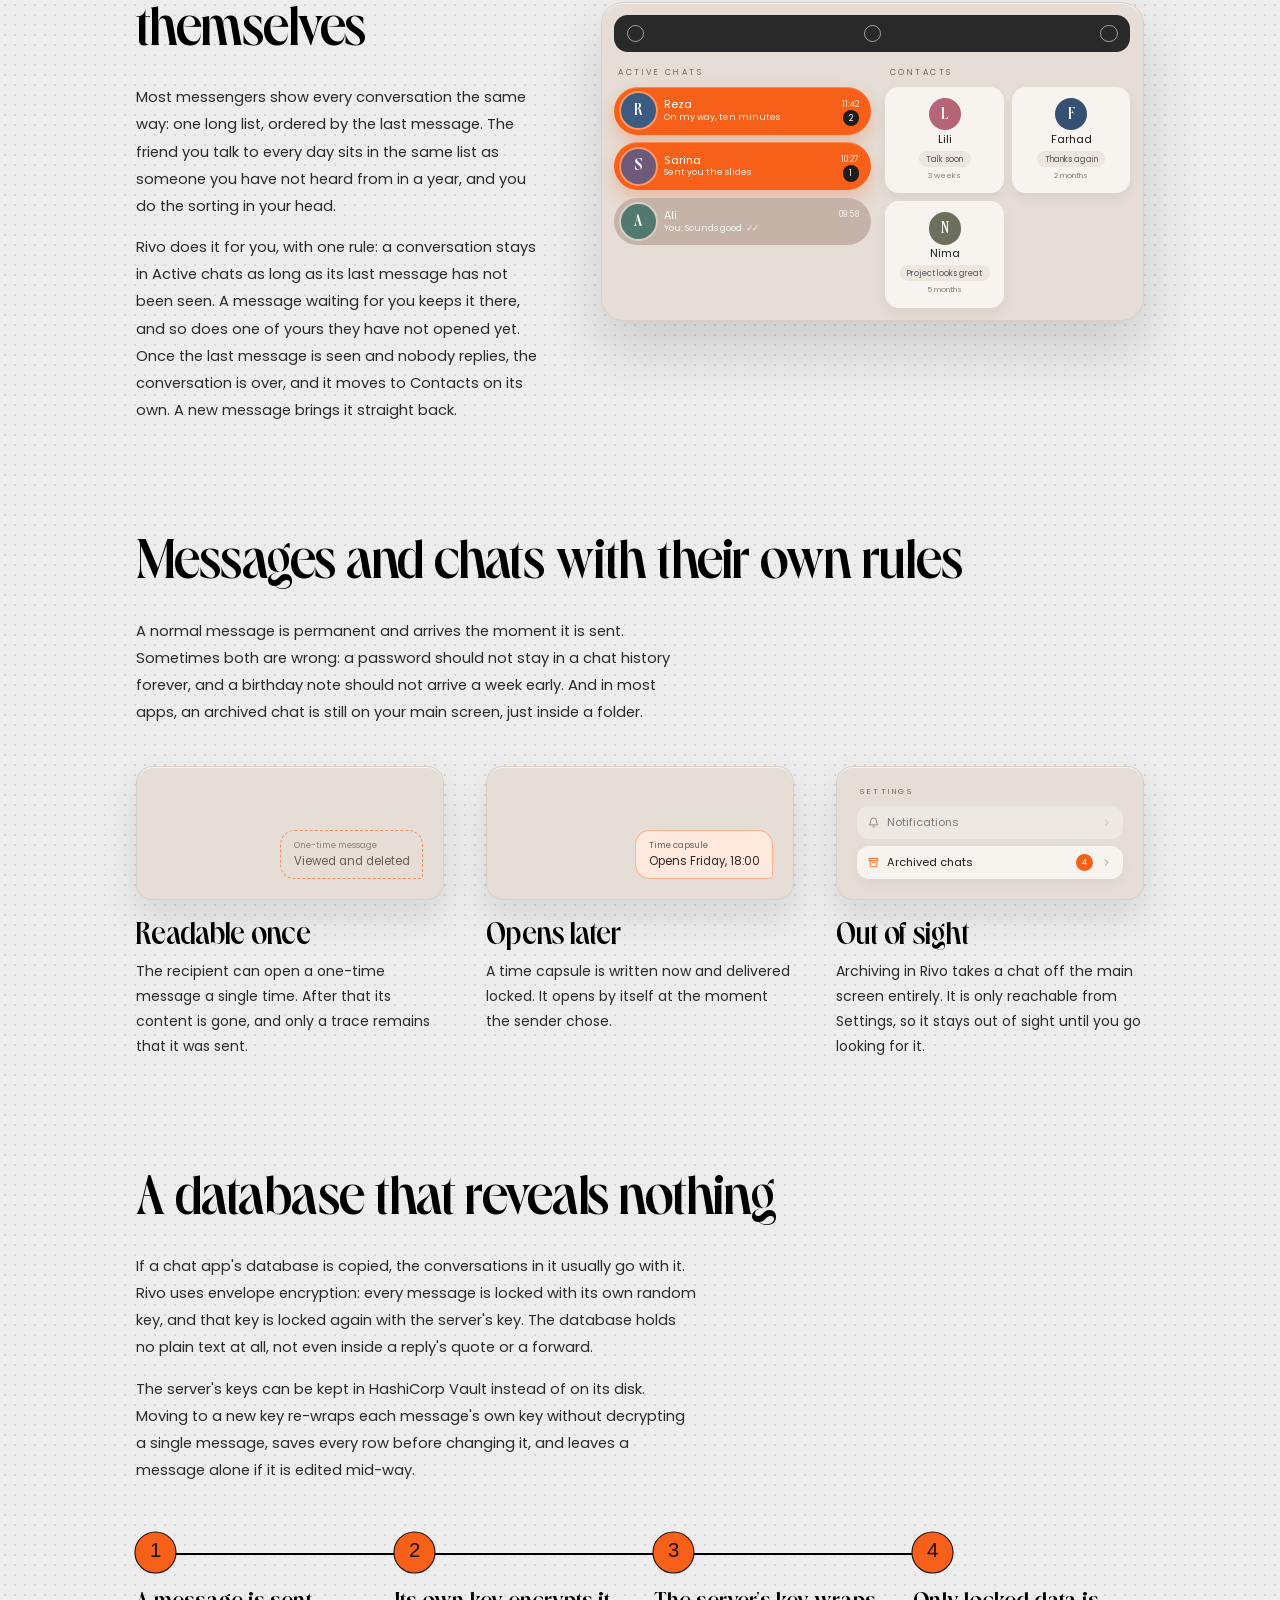
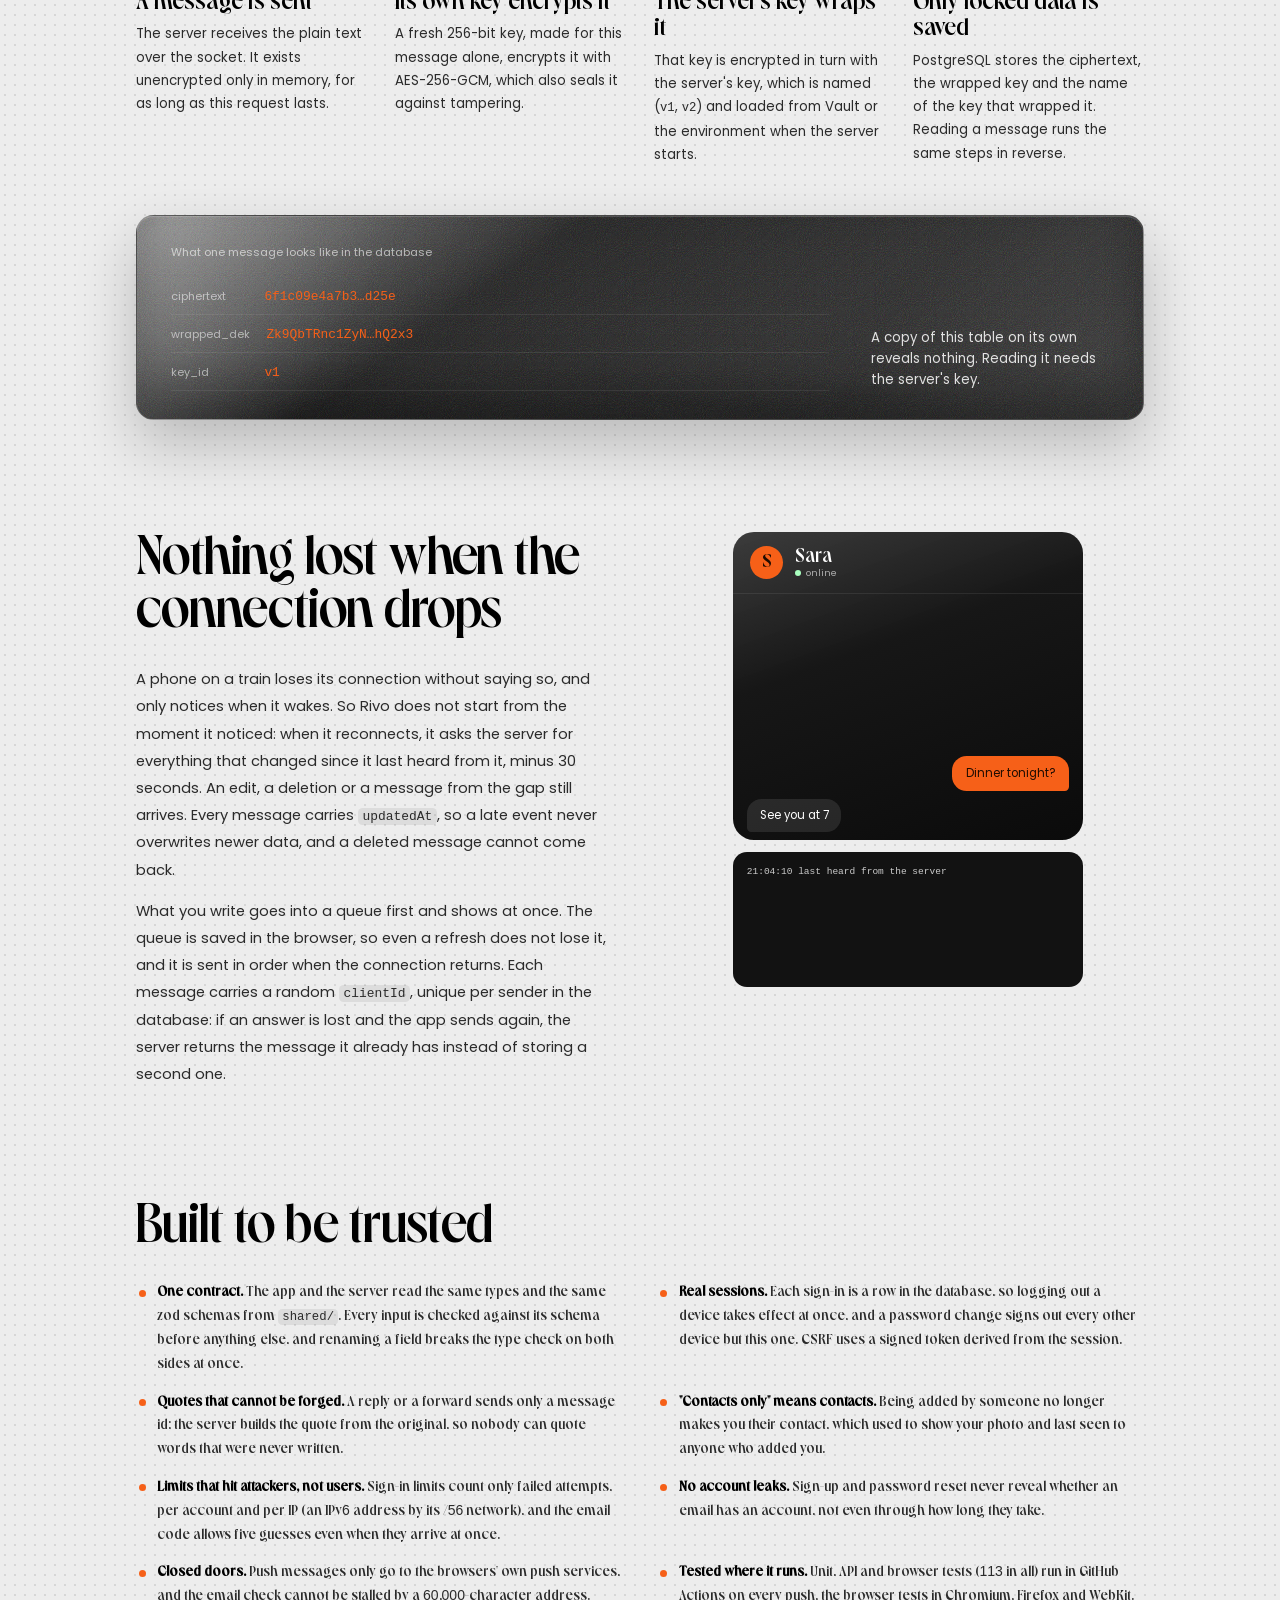
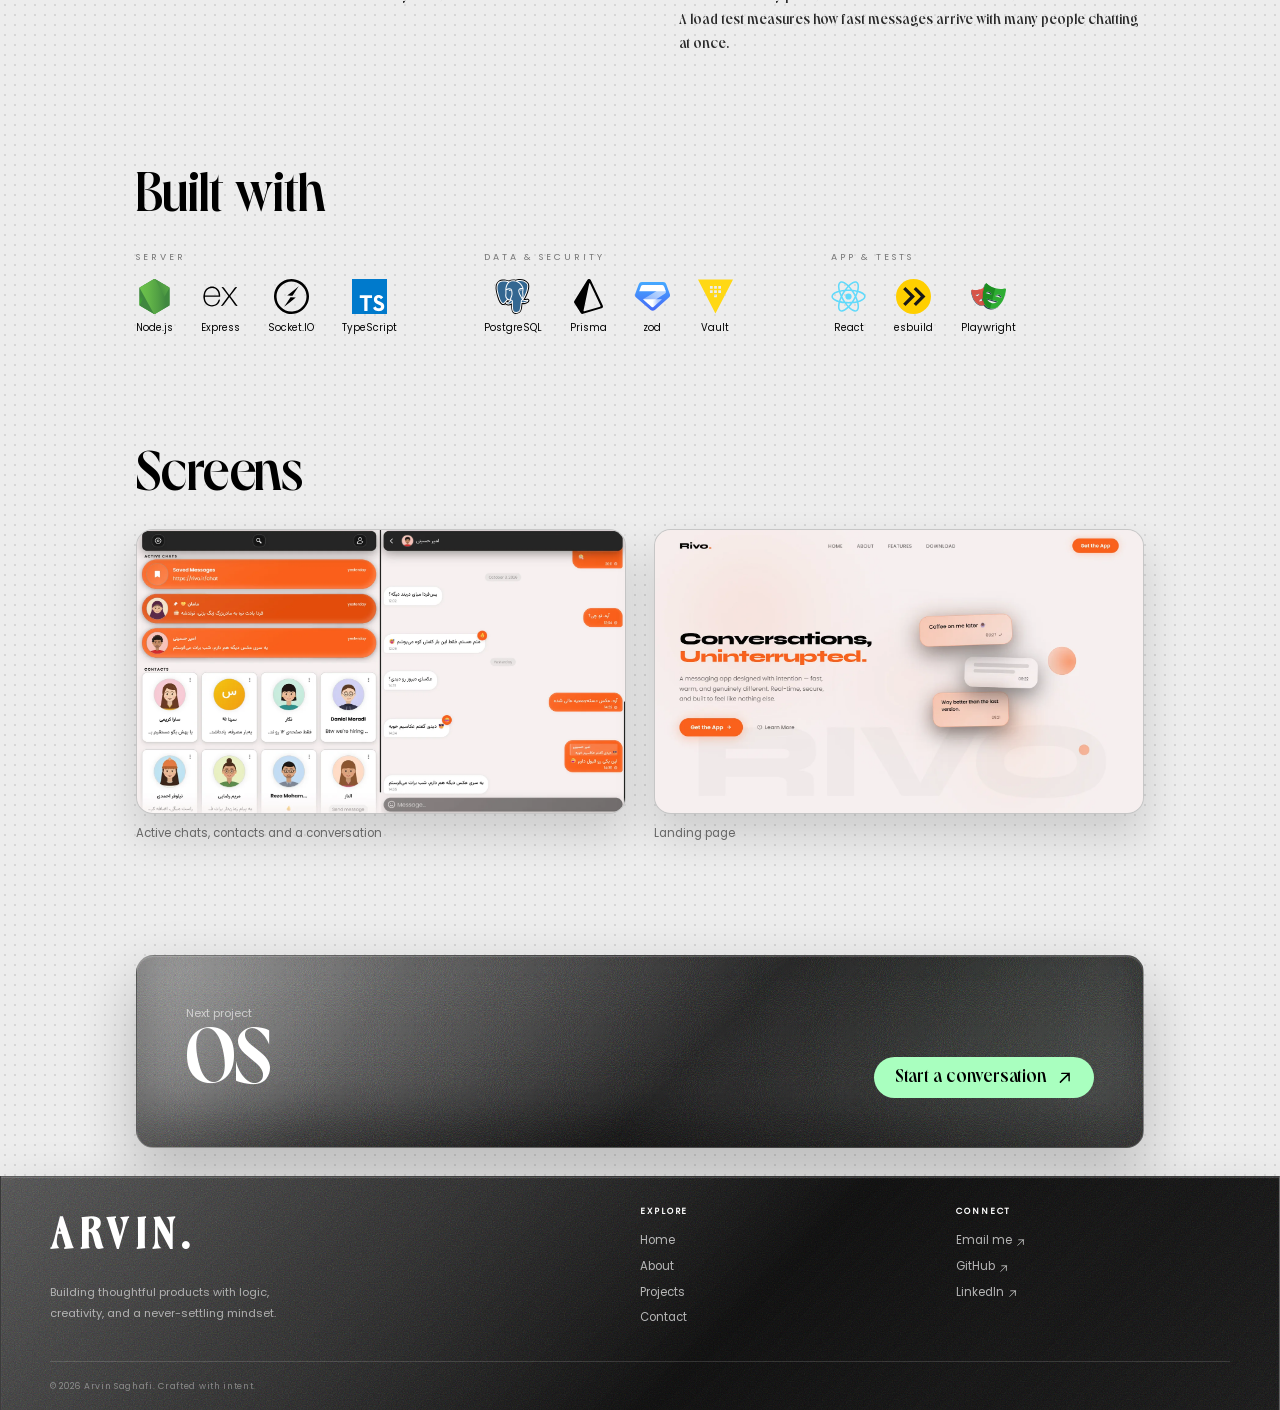
<file: rivo/index.html>
<!DOCTYPE html>
<html lang="en">

<head>
	<meta charset="UTF-8">
	<meta name="viewport" content="width=device-width, initial-scale=1.0">
	<title>Rivo — Real-time encrypted chat | Arvin Saghafi</title>
	<meta name="description"
		content="Rivo, a real-time chat app by Arvin Saghafi: chats sort themselves, messages open once or later, nothing is lost offline, and each message has its own key.">
	<meta name="author" content="Arvin Saghafi">
	<meta name="robots" content="index, follow">
	<meta name="theme-color" content="#000000">

	<link rel="canonical" href="https://www.aboutarvin.ir/rivo/">
	<link rel="shortcut icon" href="../assets/images/me/fav.ico" type="image/x-icon">

	<meta property="og:type" content="article">
	<meta property="og:site_name" content="Arvin Saghafi">
	<meta property="og:title" content="Rivo — Real-time encrypted chat">
	<meta property="og:description"
		content="A real-time chat app in TypeScript: chats that sort themselves, messages that open once or later, offline sending without loss, and per-message encryption.">
	<meta property="og:url" content="https://www.aboutarvin.ir/rivo/">
	<meta property="og:image" content="https://www.aboutarvin.ir/assets/images/og/rivo.jpg">
	<meta property="og:image:width" content="1200">
	<meta property="og:image:height" content="630">
	<meta property="og:image:alt" content="The Rivo case study: a chat window with one-time messages and time capsules">
	<meta name="twitter:card" content="summary_large_image">
	<meta name="twitter:title" content="Rivo — Real-time encrypted chat">
	<meta name="twitter:description"
		content="A real-time chat app in TypeScript: chats that sort themselves, messages that open once or later, offline sending without loss, and per-message encryption.">
	<meta name="twitter:image" content="https://www.aboutarvin.ir/assets/images/og/rivo.jpg">
	<meta name="twitter:image:alt" content="The Rivo case study: a chat window with one-time messages and time capsules">

	<script type="application/ld+json">
	{
		"@context": "https://schema.org",
		"@graph": [
			{
				"@type": "SoftwareSourceCode",
				"@id": "https://www.aboutarvin.ir/rivo/#project",
				"name": "Rivo",
				"description": "A real-time chat application by Arvin Saghafi. The server (Express 5 and Socket.IO on Node.js) and the app (React 19) are written in TypeScript and share one contract of types and zod schemas; data is kept in PostgreSQL through Prisma. Chats sort themselves into Active chats and Contacts, messages can be one-time or time capsules, a dropped connection loses nothing (catch-up sync, a saved outbox and idempotent sending), and every message is encrypted with its own AES-256-GCM key, wrapped by a server key that can live in HashiCorp Vault.",
				"url": "https://www.aboutarvin.ir/rivo/",
				"image": "https://www.aboutarvin.ir/assets/images/projects/rivo.webp",
				"codeRepository": "https://github.com/eros-codes/Rivo",
				"programmingLanguage": [
					"TypeScript",
					"SQL"
				],
				"runtimePlatform": "Node.js",
				"keywords": [
					"real-time chat",
					"Socket.IO",
					"Express",
					"React",
					"TypeScript",
					"zod",
					"PostgreSQL",
					"Prisma",
					"envelope encryption",
					"AES-256-GCM",
					"HashiCorp Vault",
					"offline sync",
					"idempotent sending",
					"Playwright"
				],
				"author": {
					"@id": "https://www.aboutarvin.ir/#person"
				}
			},
			{
				"@type": "WebPage",
				"@id": "https://www.aboutarvin.ir/rivo/#webpage",
				"url": "https://www.aboutarvin.ir/rivo/",
				"name": "Rivo — Real-time encrypted chat",
				"isPartOf": {
					"@id": "https://www.aboutarvin.ir/#website"
				},
				"about": {
					"@id": "https://www.aboutarvin.ir/rivo/#project"
				},
				"breadcrumb": {
					"@id": "https://www.aboutarvin.ir/rivo/#breadcrumb"
				},
				"description": "Rivo, a real-time chat app by Arvin Saghafi: chats sort themselves, messages open once or later, nothing is lost offline, and each message has its own key."
			},
			{
				"@type": "BreadcrumbList",
				"@id": "https://www.aboutarvin.ir/rivo/#breadcrumb",
				"itemListElement": [
					{
						"@type": "ListItem",
						"position": 1,
						"name": "Home",
						"item": "https://www.aboutarvin.ir/"
					},
					{
						"@type": "ListItem",
						"position": 2,
						"name": "Rivo",
						"item": "https://www.aboutarvin.ir/rivo/"
					}
				]
			}
		]
	}
	</script>

	<!-- Motion gate — identical to the homepage -->
	<script>
		(function () {
			try {
				var d = document.documentElement;
				if (window.matchMedia &&
					window.matchMedia("(prefers-reduced-motion: reduce)").matches) return;
				d.classList.add("js-motion");
				if (document.visibilityState === "hidden") {
					d.classList.add("motion-hold");
					var release = function () { d.classList.remove("motion-hold"); };
					document.addEventListener("visibilitychange", release, { once: true });
					setTimeout(release, 8000);
				}
			} catch (e) { }
		})();
	</script>

	<link rel="preload" as="font" type="font/woff2" href="../assets/fonts/Poppins/Poppins-Regular.woff2" crossorigin>
	<link rel="preload" as="font" type="font/woff2" href="../assets/fonts/Roah/roaheregular-maoan.woff2" crossorigin>

	<!-- Shared with the homepage so the header and footer are pixel-identical -->
	<link rel="stylesheet" href="../assets/stylesheets/base/settings.css">
	<link rel="stylesheet" href="../assets/stylesheets/layout/header.css">
	<link rel="stylesheet" href="../assets/stylesheets/layout/footer.css">

	<!-- Project template, shared by every case study page -->
	<link rel="stylesheet" href="../assets/stylesheets/case-study/case-study.css">
	<link rel="stylesheet" href="../assets/stylesheets/rivo/rivo.css">
</head>

<!-- Each case study sets its own accent; everything else comes from the template -->

<body class="project-page" style="--accent: #f66018; --accent-ink: #1f0c02;">

	<header class="header header-deactive" id="header">
		<a class="site-logo" href="../" aria-label="Arvin home">PORTFOLIO<span>.</span></a>
		<nav class="desktop-nav" aria-label="Primary navigation">
			<a href="../#home">Home</a>
			<a href="../#about">About</a>
			<a href="../#projects">Projects</a>
			<a href="../#contact">Contact</a>
		</nav>
		<button class="menu-toggle" type="button" aria-label="Open menu" aria-expanded="false"
			aria-controls="mobile-menu">
			<span></span>
			<span></span>
			<span></span>
		</button>
		<nav class="mobile-nav" id="mobile-menu" aria-label="Mobile navigation" aria-hidden="true">
			<a href="../#home">Home</a>
			<a href="../#about">About</a>
			<a href="../#projects">Projects</a>
			<a href="../#contact">Contact</a>
		</nav>
	</header>

	<main class="case">

		<!-- ============ HERO ============ -->
		<section class="case-hero" aria-labelledby="case-title">
			<a class="case-back" href="../#projects">
				<svg xmlns="http://www.w3.org/2000/svg" width="1em" height="1em" viewBox="0 0 24 24" aria-hidden="true">
					<path fill="none" stroke="currentColor" stroke-linecap="round" stroke-linejoin="round"
						stroke-width="2" d="M19 12H5m6-6l-6 6l6 6" />
				</svg>
				All projects
			</a>

			<div class="case-title-wrap">
				<p class="case-kicker">Case study</p>
				<h1 class="case-title" id="case-title">Rivo</h1>
			</div>

			<div class="case-stage">
				<figure class="chat pane" role="img"
					aria-label="Animated example of a Rivo conversation. A one-time message is opened and then deleted, and a time capsule message unlocks after a short countdown.">
					<div class="chat-top">
						<span class="chat-avatar" aria-hidden="true">S</span>
						<span class="chat-who">
							<span class="chat-name">Sam</span>
							<span class="chat-status">online</span>
						</span>
					</div>

					<ol class="chat-log">
						<li class="msg msg-them" data-step="0">Did the build pass?</li>
						<li class="msg msg-me" data-step="1">Just now. Sending you the deploy key.</li>
						<li class="msg msg-me msg-once" data-step="2">
							<span class="msg-tag">One-time message</span>
							<span class="msg-swap">
								<span class="once-sealed">Tap to open</span>
								<span class="once-body">DEPLOY_KEY ••••••••••</span>
								<span class="once-gone">Viewed and deleted</span>
							</span>
						</li>
						<li class="msg msg-them" data-step="3">Got it. Gone on my side too.</li>
						<li class="msg msg-me msg-capsule" data-step="4">
							<span class="msg-tag">Time capsule</span>
							<span class="msg-swap">
								<span class="capsule-lock">Opens in <span class="capsule-count">0:03</span></span>
								<span class="capsule-body">Happy launch day.</span>
							</span>
						</li>
					</ol>

					<div class="chat-typing" aria-hidden="true"><i></i><i></i><i></i></div>
				</figure>

				<aside class="note pane note-a">
					<p class="note-title">One-time messages</p>
					<p>Readable once. After that, only a trace that it existed.</p>
				</aside>
				<aside class="note pane note-b">
					<p class="note-title">Time capsules</p>
					<p>Written now, locked until the moment you choose.</p>
				</aside>
			</div>

			<button class="chat-replay" type="button">
				<svg xmlns="http://www.w3.org/2000/svg" width="1em" height="1em" viewBox="0 0 24 24" aria-hidden="true">
					<path fill="none" stroke="currentColor" stroke-linecap="round" stroke-linejoin="round"
						stroke-width="2" d="M20 11A8 8 0 1 0 17.7 17M20 4v7h-7" />
				</svg>
				Replay the conversation
			</button>
		</section>

		<!-- ============ OVERVIEW ============ -->
		<section class="case-section case-overview" aria-labelledby="overview-title">
			<div class="overview-copy">
				<h2 class="case-h2" id="overview-title" data-reveal="wipe">What it is</h2>
				<p data-reveal>
					Rivo is a real-time chat app. The server (Express and Socket.IO on Node.js) and the app
					(React) are both written in TypeScript and read one shared contract, so a conversation updates
					the instant a message is sent, and everything is kept in PostgreSQL through Prisma.
				</p>
				<p data-reveal>It was built to fix five things ordinary messengers get wrong.</p>

				<ul class="problems">
					<li data-reveal>
						<a href="#sorting">
							<span class="problem-q">Every chat is treated the same.</span>
							<span class="problem-a">Rivo keeps a chat up front only until its last message is seen.</span>
						</a>
					</li>
					<li data-reveal>
						<a href="#rules">
							<span class="problem-q">Every message is permanent and instant.</span>
							<span class="problem-a">Rivo adds messages that open once, or open later.</span>
						</a>
					</li>
					<li data-reveal>
						<a href="#archive">
							<span class="problem-q">Archived chats never really leave.</span>
							<span class="problem-a">In Rivo, an archived chat disappears from the main screen.</span>
						</a>
					</li>
					<li data-reveal>
						<a href="#security">
							<span class="problem-q">A copied database means copied conversations.</span>
							<span class="problem-a">Every message is encrypted with its own key; no plain text is stored.</span>
						</a>
					</li>
					<li data-reveal>
						<a href="#delivery">
							<span class="problem-q">A dropped connection drops messages.</span>
							<span class="problem-a">Rivo catches up on what it missed and sends what you wrote, once.</span>
						</a>
					</li>
				</ul>
			</div>

			<div class="overview-side">
				<dl class="overview-facts" data-reveal>
					<div>
						<dt>Role</dt>
						<dd>Full-stack development</dd>
					</div>
					<div>
						<dt>Type</dt>
						<dd>Real-time web application</dd>
					</div>
					<div>
						<dt>Server</dt>
						<dd>Express 5, Socket.IO, TypeScript</dd>
					</div>
					<div>
						<dt>App</dt>
						<dd>React 19, TypeScript</dd>
					</div>
					<div>
						<dt>Data</dt>
						<dd>PostgreSQL through Prisma</dd>
					</div>
					<div>
						<dt>Tests</dt>
						<dd>Unit, API and browser, in CI</dd>
					</div>
				</dl>

				<div class="overview-links" data-reveal>
					<a class="btn btn-solid" href="https://github.com/eros-codes/Rivo" target="_blank" rel="noreferrer">
						View the code on GitHub
						<svg xmlns="http://www.w3.org/2000/svg" width="1em" height="1em" viewBox="0 0 24 24"
							aria-hidden="true">
							<path fill="none" stroke="currentColor" stroke-linecap="round" stroke-linejoin="round"
								stroke-width="2" d="M18 6L6 18M8 6h10v10" />
						</svg>
					</a>
					<!-- Add when a public demo exists:
					<a class="btn btn-ghost" href="https://..." target="_blank" rel="noreferrer">Open the live app</a>
					-->
				</div>
			</div>
		</section>

		<!-- ============ PROBLEM 1 — SORTING ============ -->
		<section class="case-section case-sorting" id="sorting" aria-labelledby="sorting-title">
			<div class="sorting-copy">
				<h2 class="case-h2" id="sorting-title" data-reveal="wipe">Chats that sort themselves</h2>
				<p data-reveal>
					Most messengers show every conversation the same way: one long list, ordered by the last
					message. The friend you talk to every day sits in the same list as someone you have not heard
					from in a year, and you do the sorting in your head.
				</p>
				<p data-reveal>
					Rivo does it for you, with one rule: a conversation stays in Active chats as long as its last
					message has not been seen. A message waiting for you keeps it there, and so does one of yours
					they have not opened yet. Once the last message is seen and nobody replies, the conversation is
					over, and it moves to Contacts on its own. A new message brings it straight back.
				</p>
			</div>

			<div class="sorting-stage" data-reveal>
				<figure class="rv" role="img"
					aria-label="Rivo's home screen. Ongoing conversations sit in Active chats on the left, quiet ones sit in Contacts on the right. In the animation, the last message in one conversation is seen and nobody replies, so it moves to Contacts. Then a contact sends a new message, so it moves back to Active chats.">
					<div class="rv-bar" aria-hidden="true">
						<i></i><i></i><i></i>
					</div>
					<div class="rv-cols">
						<div class="rv-col">
							<span class="rv-label">ACTIVE CHATS</span>
							<ul class="rv-list rv-active">
								<li class="rv-chat" data-id="reza">
									<span class="rv-av" style="--av: #3d5a80">R</span>
									<span class="rv-body">
										<span class="rv-name">Reza</span>
										<span class="rv-msg">On my way, ten minutes</span>
									</span>
									<span class="rv-time">11:42</span>
									<span class="rv-badge">2</span>
								</li>
								<li class="rv-chat" data-id="sarina">
									<span class="rv-av" style="--av: #6d597a">S</span>
									<span class="rv-body">
										<span class="rv-name">Sarina</span>
										<span class="rv-msg">Sent you the slides</span>
									</span>
									<span class="rv-time">10:27</span>
									<span class="rv-badge">1</span>
								</li>
								<li class="rv-chat" data-id="ali">
									<span class="rv-av" style="--av: #52796f">A</span>
									<span class="rv-body">
										<span class="rv-name">Ali</span>
										<span class="rv-msg">You: Sounds good <span class="rv-tick">✓</span></span>
									</span>
									<span class="rv-time">09:58</span>
								</li>
							</ul>
						</div>
						<div class="rv-col">
							<span class="rv-label">CONTACTS</span>
							<ul class="rv-list rv-contacts">
								<li class="rv-chat" data-id="lili">
									<span class="rv-av" style="--av: #b56576">L</span>
									<span class="rv-body">
										<span class="rv-name">Lili</span>
										<span class="rv-msg">Talk soon</span>
									</span>
									<span class="rv-time">3 weeks</span>
								</li>
								<li class="rv-chat" data-id="farhad">
									<span class="rv-av" style="--av: #355070">F</span>
									<span class="rv-body">
										<span class="rv-name">Farhad</span>
										<span class="rv-msg">Thanks again</span>
									</span>
									<span class="rv-time">2 months</span>
								</li>
								<li class="rv-chat" data-id="nima">
									<span class="rv-av" style="--av: #6b705c">N</span>
									<span class="rv-body">
										<span class="rv-name">Nima</span>
										<span class="rv-msg">Project looks great</span>
									</span>
									<span class="rv-time">5 months</span>
								</li>
							</ul>
						</div>
					</div>
				</figure>
				<button class="rv-replay" type="button">
					<svg xmlns="http://www.w3.org/2000/svg" width="1em" height="1em" viewBox="0 0 24 24"
						aria-hidden="true">
						<path fill="none" stroke="currentColor" stroke-linecap="round" stroke-linejoin="round"
							stroke-width="2" d="M20 11A8 8 0 1 0 17.7 17M20 4v7h-7" />
					</svg>
					Play again
				</button>
			</div>
		</section>

		<!-- ============ PROBLEM 2 — MESSAGE RULES ============ -->
		<section class="case-section case-rules" id="rules" aria-labelledby="rules-title">
			<h2 class="case-h2" id="rules-title" data-reveal="wipe">Messages and chats with their own rules</h2>
			<p class="rules-intro" data-reveal>
				A normal message is permanent and arrives the moment it is sent. Sometimes both are wrong: a
				password should not stay in a chat history forever, and a birthday note should not arrive a week
				early. And in most apps, an archived chat is still on your main screen, just inside a folder.
			</p>

			<div class="rule-list">
				<article class="rule" data-reveal>
					<div class="rule-demo" aria-hidden="true">
						<span class="msg msg-me msg-once" data-state="gone">
							<span class="msg-tag">One-time message</span>
							<span class="msg-swap">
								<span class="once-gone">Viewed and deleted</span>
							</span>
						</span>
					</div>
					<h3>Readable once</h3>
					<p>The recipient can open a one-time message a single time. After that its content is gone, and
						only a trace remains that it was sent.</p>
				</article>
				<article class="rule" data-reveal>
					<div class="rule-demo" aria-hidden="true">
						<span class="msg msg-me msg-capsule" data-state="locked">
							<span class="msg-tag">Time capsule</span>
							<span class="msg-swap">
								<span class="capsule-lock">Opens Friday, 18:00</span>
							</span>
						</span>
					</div>
					<h3>Opens later</h3>
					<p>A time capsule is written now and delivered locked. It opens by itself at the moment the
						sender chose.</p>
				</article>
				<article class="rule" id="archive" data-reveal>
					<div class="rule-demo rule-demo-settings" aria-hidden="true">
						<span class="rs-label">SETTINGS</span>
						<span class="rs-row rs-muted">
							<svg xmlns="http://www.w3.org/2000/svg" width="1em" height="1em" viewBox="0 0 24 24">
								<path fill="none" stroke="currentColor" stroke-linecap="round" stroke-linejoin="round"
									stroke-width="2"
									d="M10.3 21a1.94 1.94 0 0 0 3.4 0M3.26 15.33A1 1 0 0 0 4 17h16a1 1 0 0 0 .74-1.67C19.41 13.96 18 12.5 18 8A6 6 0 0 0 6 8c0 4.5-1.41 5.96-2.74 7.33" />
							</svg>
							Notifications
							<svg class="rs-chev" xmlns="http://www.w3.org/2000/svg" width="1em" height="1em"
								viewBox="0 0 24 24">
								<path fill="none" stroke="currentColor" stroke-linecap="round" stroke-linejoin="round"
									stroke-width="2" d="m9 18l6-6l-6-6" />
							</svg>
						</span>
						<span class="rs-row">
							<svg class="rs-icon" xmlns="http://www.w3.org/2000/svg" width="1em" height="1em"
								viewBox="0 0 24 24">
								<path fill="none" stroke="currentColor" stroke-linecap="round" stroke-linejoin="round"
									stroke-width="2"
									d="M3 3h18v5H3zm2 5v11a2 2 0 0 0 2 2h10a2 2 0 0 0 2-2V8m-9 4h4" />
							</svg>
							Archived chats
							<span class="rs-count">4</span>
							<svg class="rs-chev" xmlns="http://www.w3.org/2000/svg" width="1em" height="1em"
								viewBox="0 0 24 24">
								<path fill="none" stroke="currentColor" stroke-linecap="round" stroke-linejoin="round"
									stroke-width="2" d="m9 18l6-6l-6-6" />
							</svg>
						</span>
					</div>
					<h3>Out of sight</h3>
					<p>Archiving in Rivo takes a chat off the main screen entirely. It is only reachable from
						Settings, so it stays out of sight until you go looking for it.</p>
				</article>
			</div>
		</section>

		<!-- ============ PROBLEM 3 — SECURITY ============ -->
		<section class="case-section case-security" id="security" aria-labelledby="security-title">
			<div class="security-intro">
				<h2 class="case-h2" id="security-title" data-reveal="wipe">A database that reveals nothing</h2>
				<p data-reveal>
					If a chat app's database is copied, the conversations in it usually go with it. Rivo uses
					envelope encryption: every message is locked with its own random key, and that key is locked
					again with the server's key. The database holds no plain text at all, not even inside a reply's
					quote or a forward.
				</p>
				<p data-reveal>
					The server's keys can be kept in HashiCorp Vault instead of on its disk. Moving to a new key
					re-wraps each message's own key without decrypting a single message, saves every row before
					changing it, and leaves a message alone if it is edited mid-way.
				</p>
			</div>

			<ol class="pipeline" data-reveal="pipeline">
				<li class="pipe-step" data-reveal="step">
					<span class="pipe-num" aria-hidden="true">1</span>
					<h3>A message is sent</h3>
					<p>The server receives the plain text over the socket. It exists unencrypted only in memory,
						for as long as this request lasts.</p>
				</li>
				<li class="pipe-step" data-reveal="step">
					<span class="pipe-num" aria-hidden="true">2</span>
					<h3>Its own key encrypts it</h3>
					<p>A fresh 256-bit key, made for this message alone, encrypts it with AES-256-GCM, which
						also seals it against tampering.</p>
				</li>
				<li class="pipe-step" data-reveal="step">
					<span class="pipe-num" aria-hidden="true">3</span>
					<h3>The server's key wraps it</h3>
					<p>That key is encrypted in turn with the server's key, which is named (<code>v1</code>, <code>v2</code>)
						and loaded from Vault or the environment when the server starts.</p>
				</li>
				<li class="pipe-step" data-reveal="step">
					<span class="pipe-num" aria-hidden="true">4</span>
					<h3>Only locked data is saved</h3>
					<p>PostgreSQL stores the ciphertext, the wrapped key and the name of the key that wrapped it.
						Reading a message runs the same steps in reverse.</p>
				</li>
			</ol>

			<figure class="stored pane" data-reveal>
				<figcaption>What one message looks like in the database</figcaption>
				<dl>
					<div>
						<dt>ciphertext</dt>
						<dd><code>6f1c09e4a7b3…d25e</code></dd>
					</div>
					<div>
						<dt>wrapped_dek</dt>
						<dd><code>Zk9QbTRnc1ZyN…hQ2x3</code></dd>
					</div>
					<div>
						<dt>key_id</dt>
						<dd><code>v1</code></dd>
					</div>
				</dl>
				<p>A copy of this table on its own reveals nothing. Reading it needs the server's key.</p>
			</figure>
		</section>

		<!-- ============ PROBLEM 5 — DELIVERY ============ -->
		<section class="case-section rivo-feature" id="delivery" aria-labelledby="delivery-title">
			<div class="rivo-copy">
				<h2 class="case-h2" id="delivery-title" data-reveal="wipe">Nothing lost when the connection drops</h2>
				<p data-reveal>
					A phone on a train loses its connection without saying so, and only notices when it wakes.
					So Rivo does not start from the moment it noticed: when it reconnects, it asks the server for
					everything that changed since it last heard from it, minus 30 seconds. An edit, a deletion or a
					message from the gap still arrives. Every message carries <code>updatedAt</code>, so a late
					event never overwrites newer data, and a deleted message cannot come back.
				</p>
				<p data-reveal>
					What you write goes into a queue first and shows at once. The queue is saved in the browser, so
					even a refresh does not lose it, and it is sent in order when the connection returns. Each
					message carries a random <code>clientId</code>, unique per sender in the database: if an answer
					is lost and the app sends again, the server returns the message it already has instead of
					storing a second one.
				</p>
			</div>
			<figure class="dl-demo" id="dl-demo" data-reveal aria-label="A phone that falls asleep, misses an edit, queues two messages and catches up when it reconnects">
				<div class="chat dl-chat">
					<div class="chat-top">
						<span class="chat-avatar" aria-hidden="true">S</span>
						<span class="chat-who"><span class="chat-name">Sara</span><span class="chat-status">online</span></span>
					</div>
					<ol class="chat-log">
						<li class="msg msg-me">Dinner tonight?</li>
						<li class="msg msg-them" data-their><span>See you at 7</span></li>
					</ol>
				</div>
				<ol class="dl-log" aria-live="polite"></ol>
				<p class="dl-verdict">Nothing lost, nothing sent twice.</p>
				<button type="button" class="chat-replay">Replay</button>
			</figure>
		</section>

		<!-- ============ BUILT TO BE TRUSTED ============ -->
		<section class="case-section" id="trust" aria-labelledby="trust-title">
			<h2 class="case-h2" id="trust-title" data-reveal="wipe">Built to be trusted</h2>
			<ul class="rivo-proofs">
				<li data-reveal><b>One contract.</b> The app and the server read the same types and the same zod schemas from <code>shared/</code>. Every input is checked against its schema before anything else, and renaming a field breaks the type check on both sides at once.</li>
				<li data-reveal><b>Real sessions.</b> Each sign-in is a row in the database, so logging out a device takes effect at once, and a password change signs out every other device but this one. CSRF uses a signed token derived from the session.</li>
				<li data-reveal><b>Quotes that cannot be forged.</b> A reply or a forward sends only a message id; the server builds the quote from the original, so nobody can quote words that were never written.</li>
				<li data-reveal><b>"Contacts only" means contacts.</b> Being added by someone no longer makes you their contact, which used to show your photo and last seen to anyone who added you.</li>
				<li data-reveal><b>Limits that hit attackers, not users.</b> Sign-in limits count only failed attempts, per account and per IP (an IPv6 address by its /56 network), and the email code allows five guesses even when they arrive at once.</li>
				<li data-reveal><b>No account leaks.</b> Sign-up and password reset never reveal whether an email has an account, not even through how long they take.</li>
				<li data-reveal><b>Closed doors.</b> Push messages only go to the browsers' own push services, and the email check cannot be stalled by a 60,000-character address.</li>
				<li data-reveal><b>Tested where it runs.</b> Unit, API and browser tests (113 in all) run in GitHub Actions on every push, the browser tests in Chromium, Firefox and WebKit. A load test measures how fast messages arrive with many people chatting at once.</li>
			</ul>
		</section>

		<!-- ============ STACK ============ -->
		<section class="case-section case-stack" aria-labelledby="stack-title">
			<h2 class="case-h2" id="stack-title" data-reveal="wipe">Built with</h2>
			<div class="stack-groups">
				<div class="stack-group" data-reveal>
					<span>SERVER</span>
					<ul class="stack-icons">
						<li><img src="../assets/SVGs/skills/nodejs.svg" alt="" width="40" height="40">Node.js</li>
						<li><img src="../assets/SVGs/skills/express.svg" alt="" width="40" height="40">Express</li>
						<li><img src="../assets/SVGs/skills/socket-io.svg" alt="" width="40" height="40">Socket.IO</li>
						<li><img src="../assets/SVGs/skills/ts.svg" alt="" width="40" height="40">TypeScript</li>
					</ul>
				</div>
				<div class="stack-group" data-reveal>
					<span>DATA &amp; SECURITY</span>
					<ul class="stack-icons">
						<li><img src="../assets/SVGs/skills/psql.svg" alt="" width="40" height="40">PostgreSQL</li>
						<li><img src="../assets/SVGs/skills/prisma.svg" alt="" width="40" height="40">Prisma</li>
						<li><img src="../assets/SVGs/skills/zod.svg" alt="" width="40" height="40">zod</li>
						<li><img src="../assets/SVGs/skills/vault.svg" alt="" width="40" height="40">Vault</li>
					</ul>
				</div>
				<div class="stack-group" data-reveal>
					<span>APP &amp; TESTS</span>
					<ul class="stack-icons">
						<li><img src="../assets/SVGs/skills/react.svg" alt="" width="40" height="40">React</li>
						<li><img src="../assets/SVGs/skills/esbuild.svg" alt="" width="40" height="40">esbuild</li>
						<li><img src="../assets/SVGs/skills/playwright.svg" alt="" width="40" height="40">Playwright</li>
					</ul>
				</div>
			</div>
		</section>

		<!-- ============ GALLERY ============ -->
		<section class="case-section case-gallery" aria-labelledby="gallery-title">
			<h2 class="case-h2" id="gallery-title" data-reveal="wipe">Screens</h2>
			<div class="shots">
				<figure class="shot" data-reveal>
					<img src="../assets/images/projects/rivo/chat.webp" alt="Rivo's home screen with Active chats and Contacts, next to an open conversation in Persian with reactions and a reply" loading="lazy"
						width="1600" height="932">
					<figcaption>Active chats, contacts and a conversation</figcaption>
				</figure>
				<figure class="shot" data-reveal>
					<img src="../assets/images/projects/rivo/landing.webp" alt="Rivo's landing page: Conversations, Uninterrupted." loading="lazy"
						width="1600" height="932">
					<figcaption>Landing page</figcaption>
				</figure>
			</div>
		</section>

		<!-- ============ NEXT ============ -->
		<section class="case-next pane" aria-label="Keep exploring">
			<a class="next-link" href="../os/">
				<span>Next project</span>
				<strong>OS</strong>
			</a>
			<a class="btn btn-mint" href="mailto:saghafiarvin@gmail.com">
				Start a conversation
				<svg xmlns="http://www.w3.org/2000/svg" width="1em" height="1em" viewBox="0 0 24 24" aria-hidden="true">
					<path fill="none" stroke="currentColor" stroke-linecap="round" stroke-linejoin="round"
						stroke-width="2" d="M18 6L6 18M8 6h10v10" />
				</svg>
			</a>
		</section>
	</main>

	<footer class="site-footer">
		<div class="footer-main">
			<div class="footer-brand">
				<a class="site-logo" href="../" aria-label="Back to Arvin's home">ARVIN<span>.</span></a>
				<p>Building thoughtful products with logic, creativity, and a never-settling mindset.</p>
			</div>
			<div class="footer-column">
				<h2 class="footer-heading">Explore</h2>
				<nav class="footer-links" aria-label="Footer navigation">
					<a href="../#home">Home</a>
					<a href="../#about">About</a>
					<a href="../#projects">Projects</a>
					<a href="../#contact">Contact</a>
				</nav>
			</div>
			<div class="footer-column">
				<h2 class="footer-heading">Connect</h2>
				<nav class="footer-socials" aria-label="Social links">
					<a href="mailto:saghafiarvin@gmail.com">Email me
						<svg xmlns="http://www.w3.org/2000/svg" width="1em" height="1em" viewBox="0 0 24 24">
							<path d="M0 0h24v24H0z" fill="none" />
							<path fill="none" stroke="currentColor" stroke-linecap="round" stroke-linejoin="round"
								stroke-width="2" d="M18 6L6 18M8 6h10v10" />
						</svg>
					</a>
					<a href="https://github.com/eros-codes" target="_blank" rel="noreferrer">GitHub
						<svg xmlns="http://www.w3.org/2000/svg" width="1em" height="1em" viewBox="0 0 24 24">
							<path d="M0 0h24v24H0z" fill="none" />
							<path fill="none" stroke="currentColor" stroke-linecap="round" stroke-linejoin="round"
								stroke-width="2" d="M18 6L6 18M8 6h10v10" />
						</svg>
					</a>
					<a href="https://www.linkedin.com/in/eros-codes/" target="_blank" rel="noopener noreferrer">LinkedIn
						<svg xmlns="http://www.w3.org/2000/svg" width="1em" height="1em" viewBox="0 0 24 24" aria-hidden="true">
							<path fill="none" stroke="currentColor" stroke-linecap="round" stroke-linejoin="round" stroke-width="2"
								d="M18 6L6 18M8 6h10v10" />
						</svg>
					</a>
				</nav>
			</div>
		</div>
		<div class="footer-bottom">
			<p>© 2026 Arvin Saghafi. Crafted with intent.</p>
		</div>
	</footer>

	<script type="module" src="../assets/js/rivo/index.js"></script>
</body>

</html>
</file>
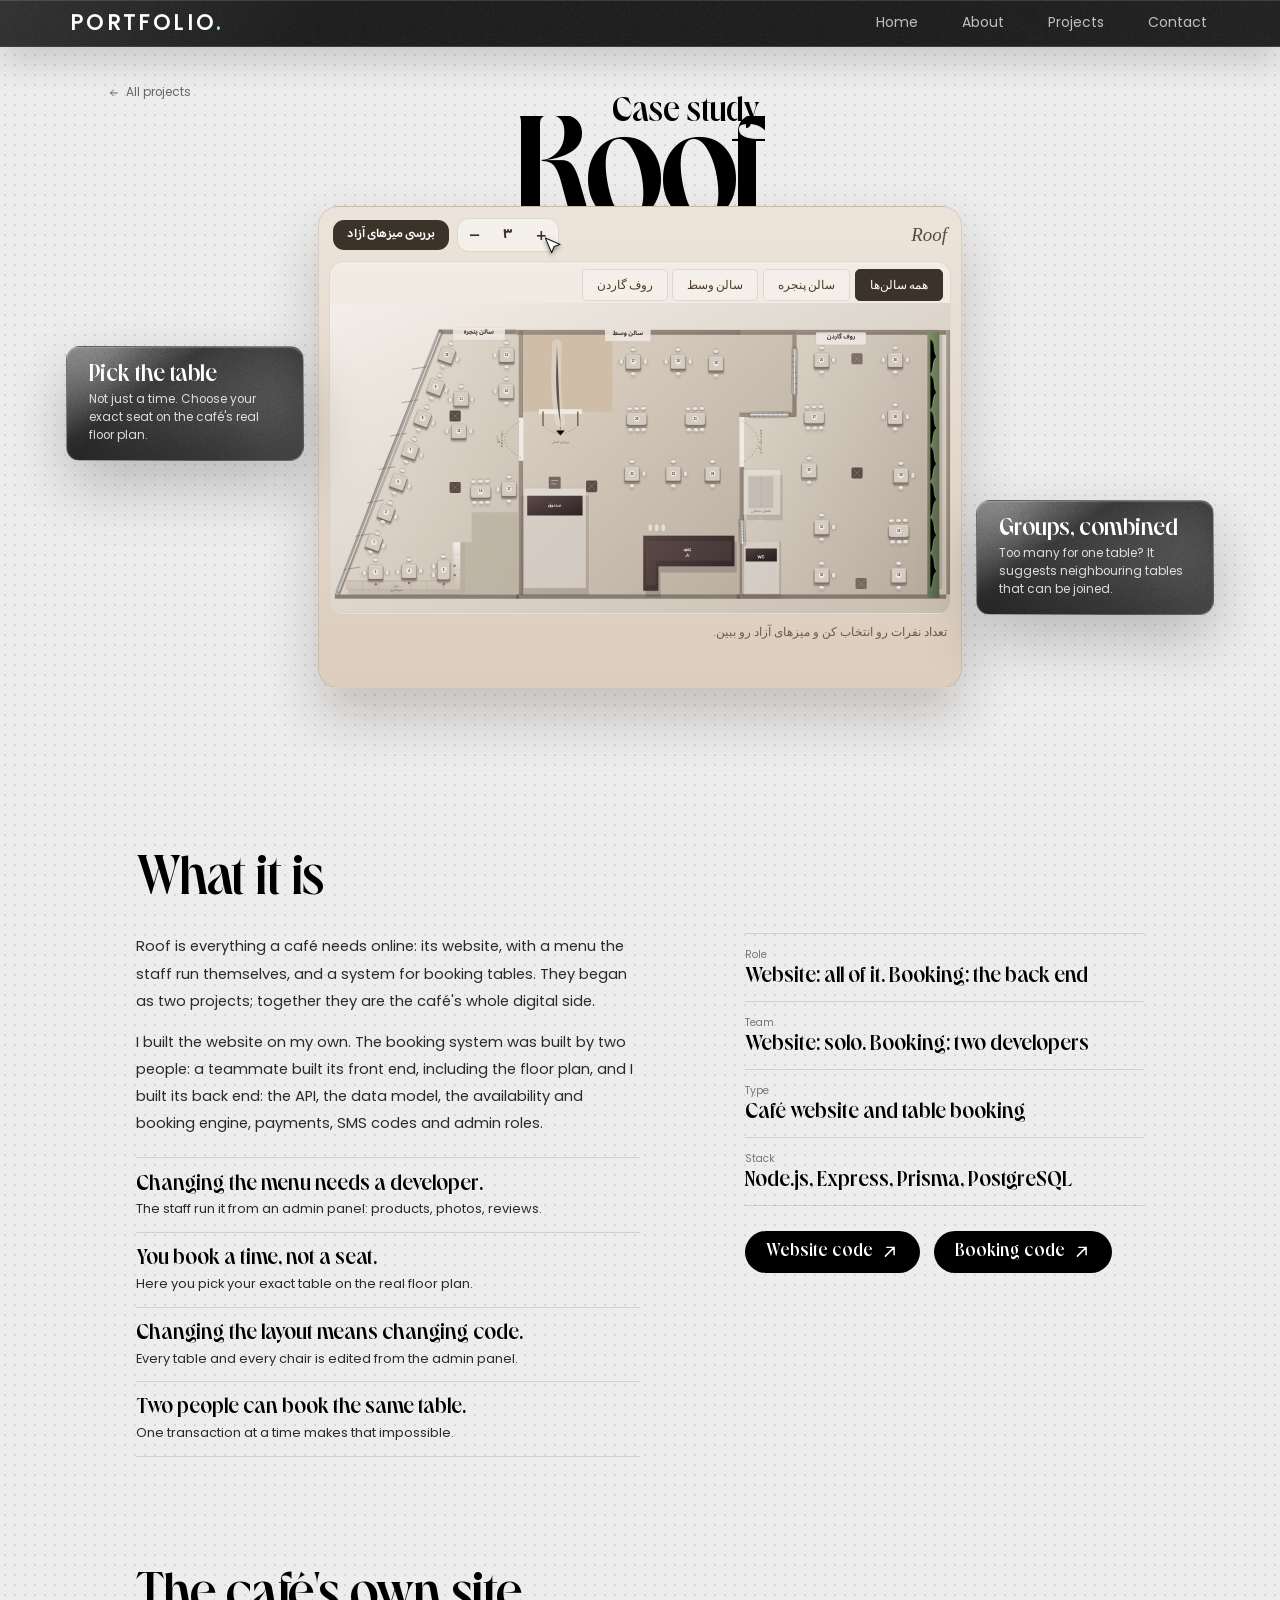
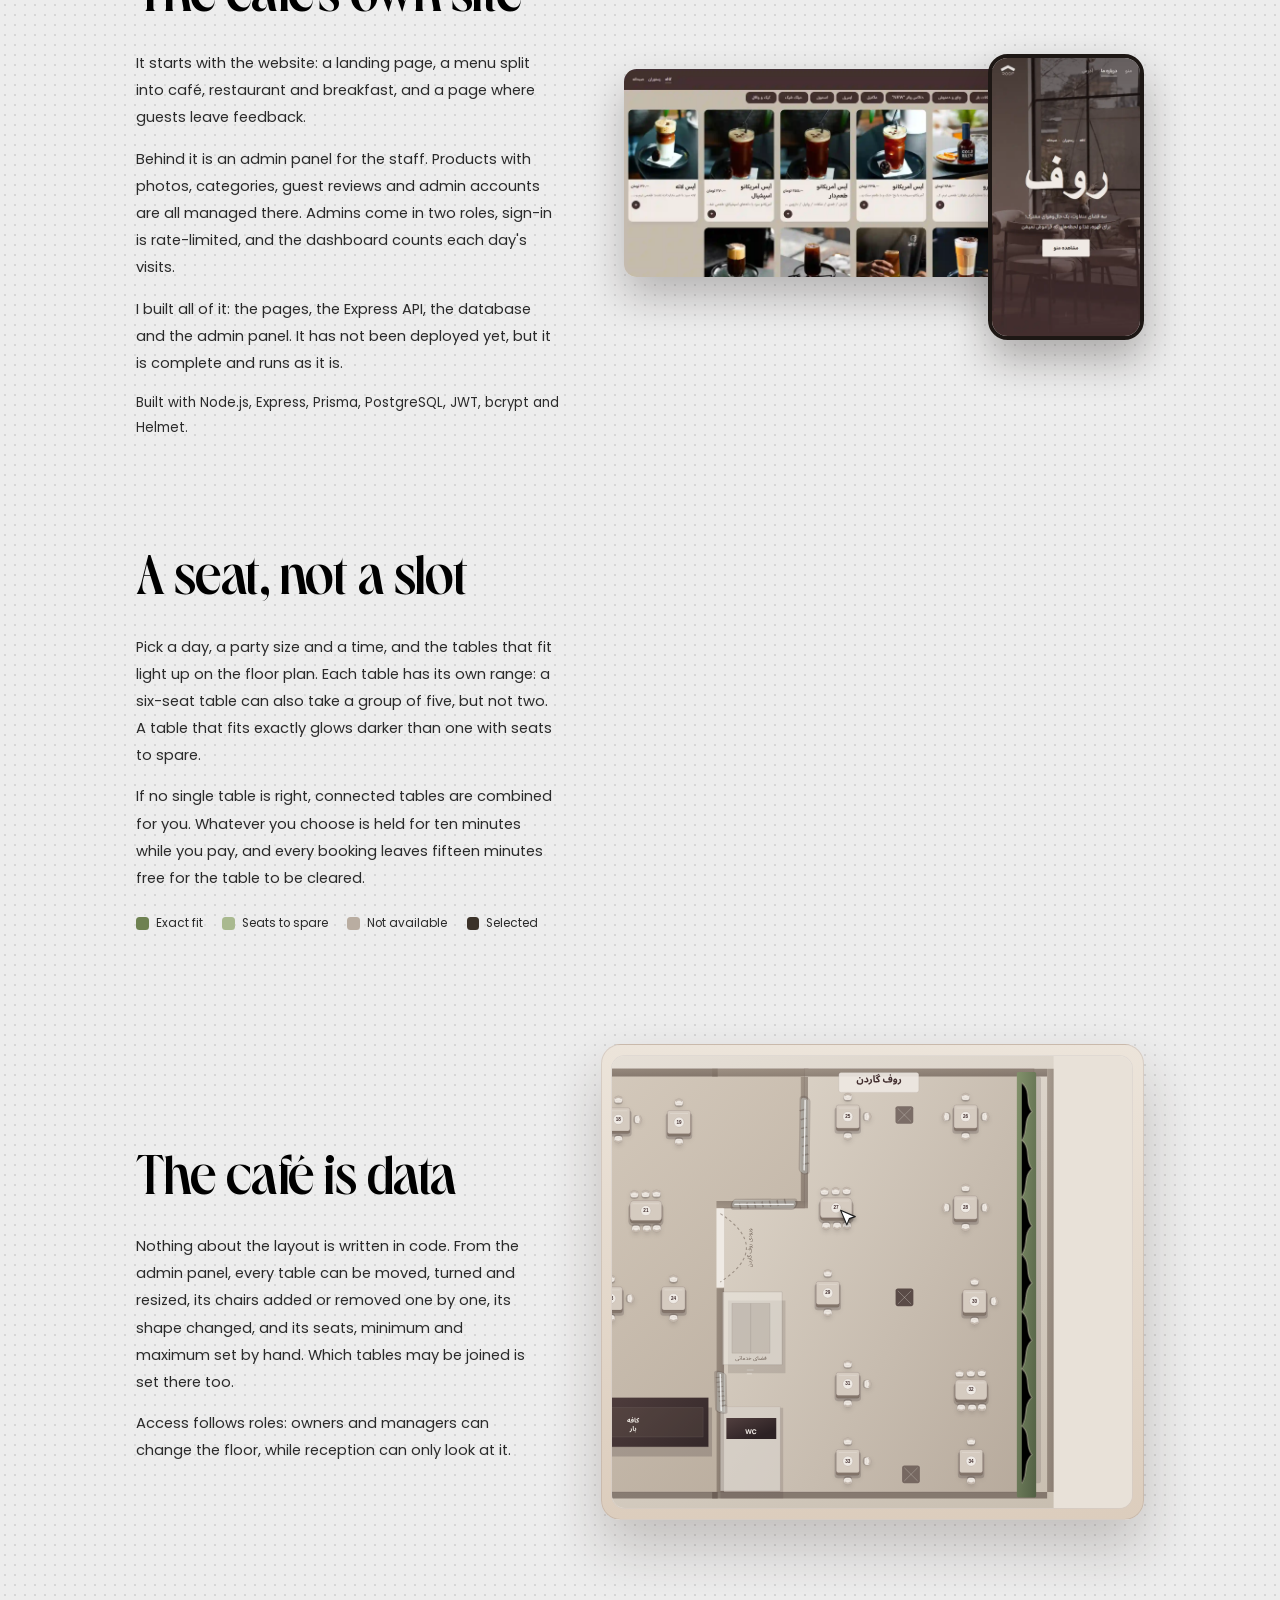
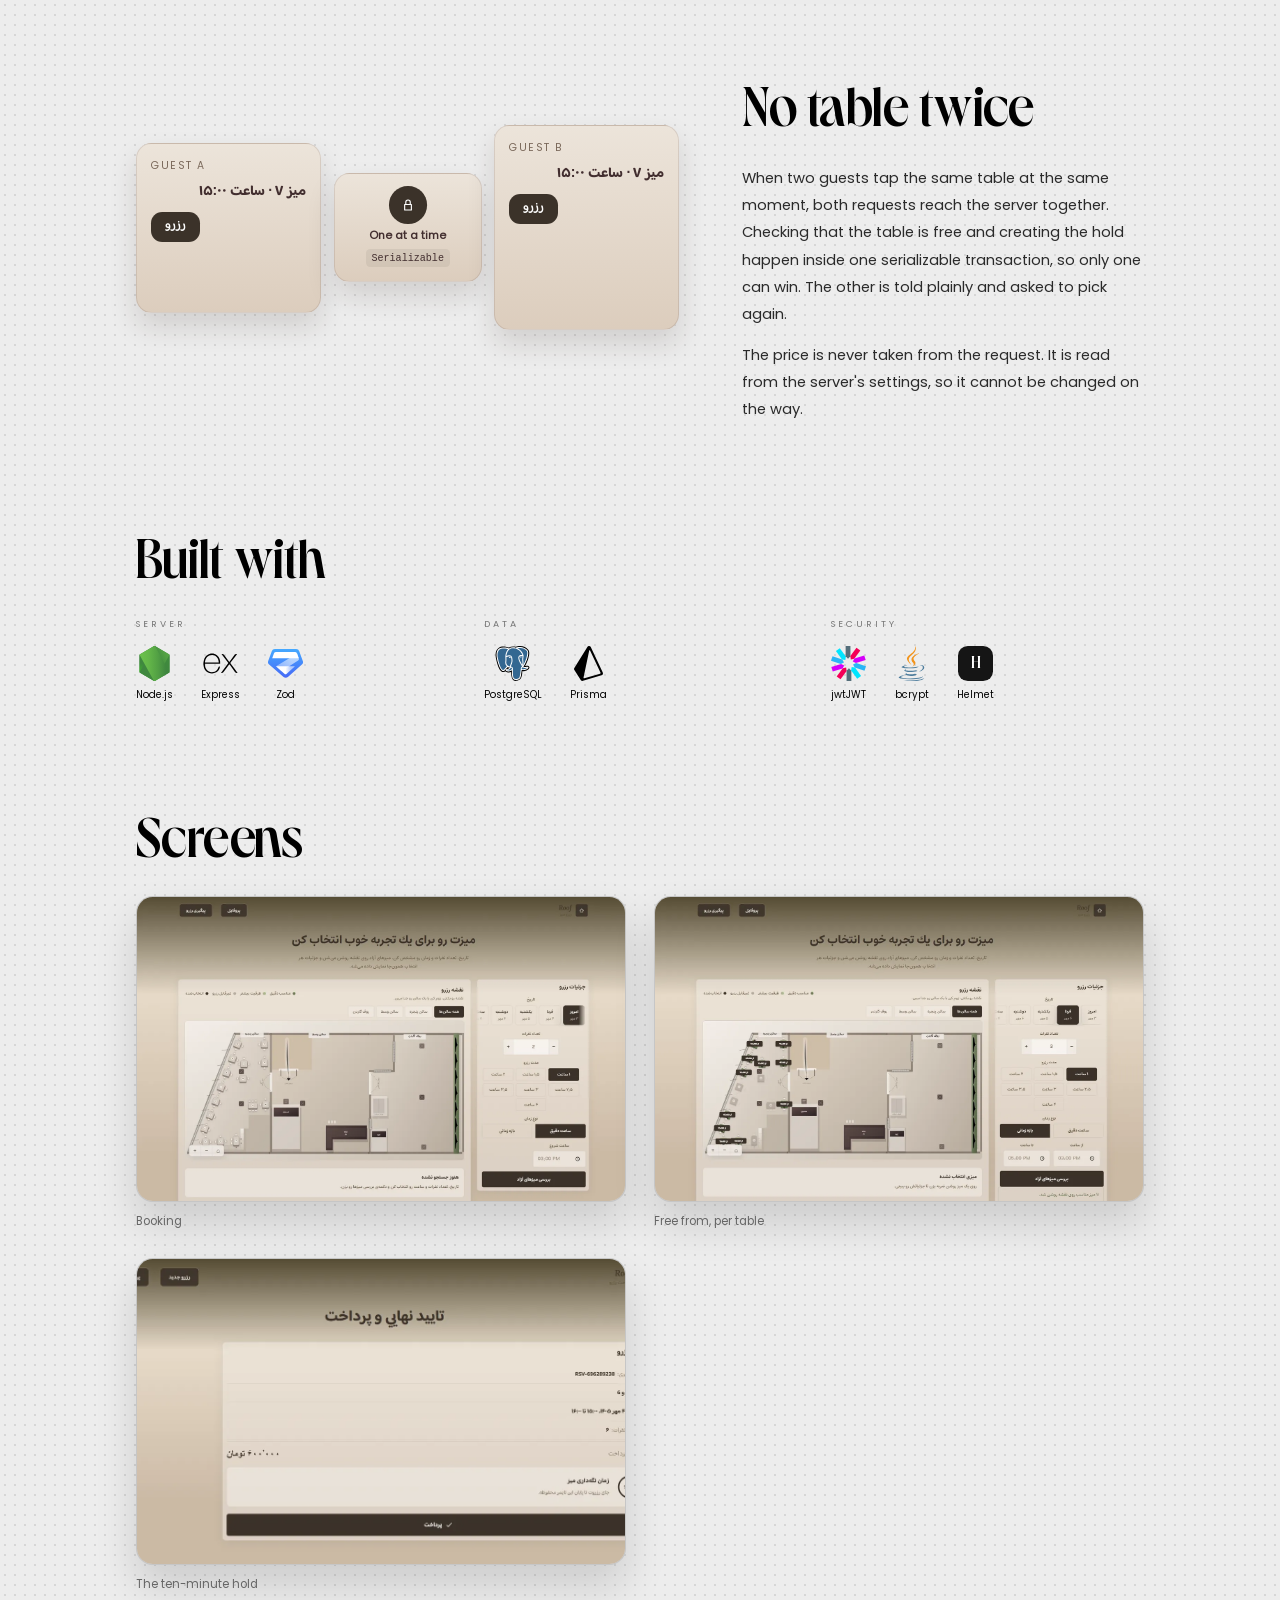
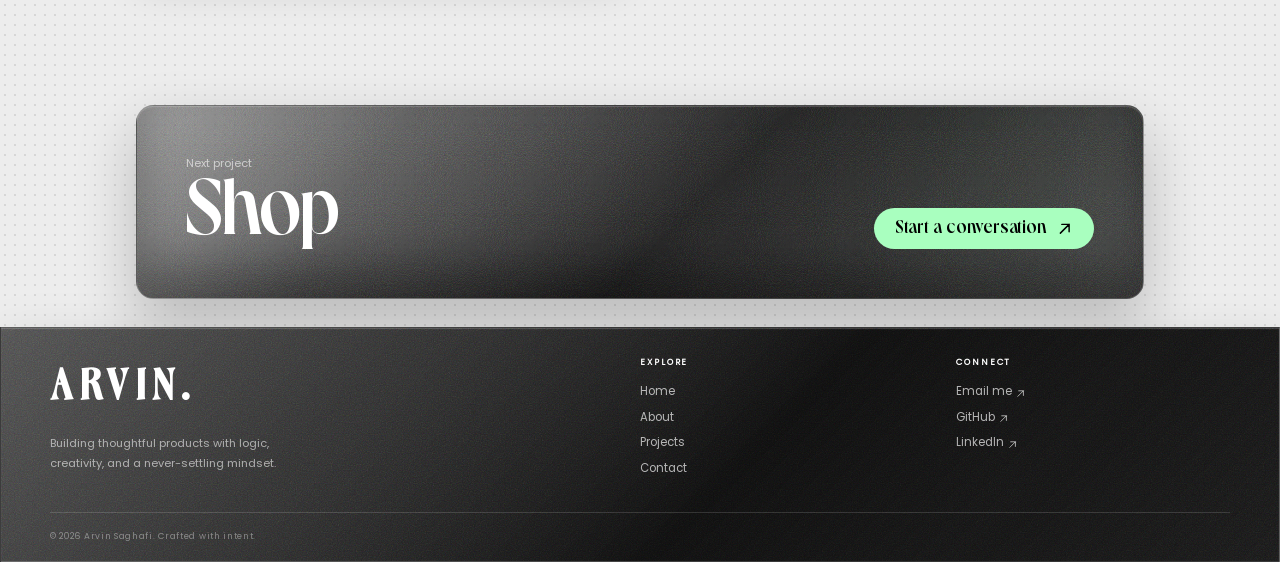
<file: roof/index.html>
<!DOCTYPE html>
<html lang="en">

<head>
	<meta charset="UTF-8">
	<meta name="viewport" content="width=device-width, initial-scale=1.0">
	<title>Roof — A café's website and table booking | Arvin Saghafi</title>
	<meta name="description"
		content="Roof by Arvin Saghafi: a café's website with a menu run from an admin panel, and table booking on the real floor plan where no table is booked twice.">
	<meta name="author" content="Arvin Saghafi">
	<meta name="robots" content="index, follow">
	<meta name="theme-color" content="#000000">
	<link rel="shortcut icon" href="../assets/images/me/fav.ico" type="image/x-icon">
	<link rel="canonical" href="https://www.aboutarvin.ir/roof/">

	<meta property="og:type" content="article">
	<meta property="og:site_name" content="Arvin Saghafi">
	<meta property="og:title" content="Roof — A café's website and table booking">
	<meta property="og:description"
		content="A café's website and menu, run from an admin panel, and table booking on the café's real floor plan, where no table can be booked twice.">
	<meta property="og:url" content="https://www.aboutarvin.ir/roof/">
	<meta property="og:image" content="https://www.aboutarvin.ir/assets/images/og/roof.jpg">
	<meta property="og:image:width" content="1200">
	<meta property="og:image:height" content="630">
	<meta property="og:image:alt" content="The Roof case study: booking a table on the café's floor plan">
	<meta name="twitter:card" content="summary_large_image">
	<meta name="twitter:title" content="Roof — A café's website and table booking">
	<meta name="twitter:description"
		content="A café's website and menu, run from an admin panel, and table booking on the café's real floor plan, where no table can be booked twice.">
	<meta name="twitter:image" content="https://www.aboutarvin.ir/assets/images/og/roof.jpg">
	<meta name="twitter:image:alt" content="The Roof case study: booking a table on the café's floor plan">

	<script type="application/ld+json">
	{
		"@context": "https://schema.org",
		"@graph": [
			{
				"@type": "CreativeWork",
				"@id": "https://www.aboutarvin.ir/roof/#project",
				"name": "Roof",
				"url": "https://www.aboutarvin.ir/roof/",
				"description": "A café website and table booking system. Arvin Saghafi built the website and its admin panel, and developed the booking backend alongside a frontend teammate.",
				"hasPart": [
					{
						"@id": "https://www.aboutarvin.ir/roof/#site"
					},
					{
						"@id": "https://www.aboutarvin.ir/roof/#booking"
					}
				],
				"author": {
					"@id": "https://www.aboutarvin.ir/#person"
				}
			},
			{
				"@type": "SoftwareSourceCode",
				"@id": "https://www.aboutarvin.ir/roof/#site",
				"name": "Roof café website",
				"description": "The website of Roof, a café: a landing page, a menu in three sections and a feedback page, with an admin panel where staff manage products, photos, categories, reviews and admin accounts in two roles. Built entirely by Arvin Saghafi.",
				"codeRepository": "https://github.com/eros-codes/Cafe",
				"programmingLanguage": ["JavaScript", "SQL"],
				"runtimePlatform": "Node.js",
				"keywords": ["café website", "digital menu", "admin panel", "Express", "Prisma", "PostgreSQL", "JWT"],
				"author": { "@id": "https://www.aboutarvin.ir/#person" }
			},
			{
				"@type": "SoftwareSourceCode",
				"@id": "https://www.aboutarvin.ir/roof/#booking",
				"name": "Roof table booking",
				"description": "A table reservation system built for Roof. Guests choose their exact table on an interactive floor plan, connected tables are combined for larger groups, each booking is held for ten minutes, and serializable transactions make double booking impossible. Arvin Saghafi built the back end; a teammate built the front end.",
				"codeRepository": "https://github.com/eros-codes/Restaurant-Reservation",
				"programmingLanguage": ["JavaScript", "SQL"],
				"runtimePlatform": "Node.js",
				"keywords": ["table reservation", "booking system", "Express", "Prisma", "PostgreSQL", "serializable transactions", "floor plan"],
				"author": { "@id": "https://www.aboutarvin.ir/#person" }
			},
			{
				"@type": "WebPage",
				"@id": "https://www.aboutarvin.ir/roof/#webpage",
				"url": "https://www.aboutarvin.ir/roof/",
				"name": "Roof — A café's website and table booking",
				"description": "Everything a café needs online: its website and menu, run from an admin panel, and a booking system where guests pick their exact table on the real floor plan and no table can be booked twice. By Arvin Saghafi.",
				"isPartOf": { "@id": "https://www.aboutarvin.ir/#website" },
				"about": { "@id": "https://www.aboutarvin.ir/roof/#project" },
				"primaryImageOfPage": "https://www.aboutarvin.ir/assets/images/projects/roof/screen-map.webp",
				"breadcrumb": { "@id": "https://www.aboutarvin.ir/roof/#breadcrumb" }
			},
			{
				"@type": "BreadcrumbList",
				"@id": "https://www.aboutarvin.ir/roof/#breadcrumb",
				"itemListElement": [
					{ "@type": "ListItem", "position": 1, "name": "Home", "item": "https://www.aboutarvin.ir/" },
					{ "@type": "ListItem", "position": 2, "name": "Roof", "item": "https://www.aboutarvin.ir/roof/" }
				]
			}
		]
	}
	</script>

	<!-- Motion gate — identical to the homepage -->
	<script>
		(function () {
			try {
				var d = document.documentElement;
				if (window.matchMedia &&
					window.matchMedia("(prefers-reduced-motion: reduce)").matches) return;
				d.classList.add("js-motion");
				if (document.visibilityState === "hidden") {
					d.classList.add("motion-hold");
					var release = function () { d.classList.remove("motion-hold"); };
					document.addEventListener("visibilitychange", release, { once: true });
					setTimeout(release, 8000);
				}
			} catch (e) { }
		})();
	</script>

	<link rel="preload" as="font" type="font/woff2" href="../assets/fonts/Roah/roaheregular-maoan.woff2" crossorigin>
	<link rel="preload" as="font" type="font/woff2" href="../assets/fonts/Poppins/Poppins-Regular.woff2" crossorigin>
	<link rel="preload" as="font" type="font/woff2" href="../assets/fonts/BalooBhaijaan2/baloo-600.woff2" crossorigin>

	<link rel="stylesheet" href="../assets/stylesheets/base/settings.css">
	<link rel="stylesheet" href="../assets/stylesheets/layout/header.css">
	<link rel="stylesheet" href="../assets/stylesheets/layout/footer.css">

	<link rel="stylesheet" href="../assets/stylesheets/case-study/case-study.css">
	<link rel="stylesheet" href="../assets/stylesheets/roof/roof-map.css">
	<link rel="stylesheet" href="../assets/stylesheets/roof/roof.css">
</head>

<body class="project-page case-resv" style="--accent: #8fa471; --accent-ink: #1f2a14;">

	<header class="header header-deactive" id="header">
		<a class="site-logo" href="../" aria-label="Arvin home">PORTFOLIO<span>.</span></a>
		<nav class="desktop-nav" aria-label="Primary navigation">
			<a href="../#home">Home</a>
			<a href="../#about">About</a>
			<a href="../#projects">Projects</a>
			<a href="../#contact">Contact</a>
		</nav>
		<button class="menu-toggle" type="button" aria-label="Open menu" aria-expanded="false"
			aria-controls="mobile-menu">
			<span></span>
			<span></span>
			<span></span>
		</button>
		<nav class="mobile-nav" id="mobile-menu" aria-label="Mobile navigation" aria-hidden="true">
			<a href="../#home">Home</a>
			<a href="../#about">About</a>
			<a href="../#projects">Projects</a>
			<a href="../#contact">Contact</a>
		</nav>
	</header>

	<main class="case">

		<!-- ============ HERO ============ -->
		<section class="case-hero" aria-labelledby="case-title">
			<a class="case-back" href="../#projects">
				<svg xmlns="http://www.w3.org/2000/svg" width="1em" height="1em" viewBox="0 0 24 24" aria-hidden="true">
					<path fill="none" stroke="currentColor" stroke-linecap="round" stroke-linejoin="round"
						stroke-width="2" d="M19 12H5m6-6l-6 6l6 6" />
				</svg>
				All projects
			</a>

			<div class="case-title-wrap">
				<p class="case-kicker">Case study</p>
				<h1 class="case-title" id="case-title">Roof</h1>
			</div>

			<div class="case-stage">
				<div class="resv-hero-stage">
					<figure class="rz-frame rz-app" id="resv-stage" dir="rtl" lang="fa"
						aria-label="The booking screen: choose the number of guests, see free tables light up on the café's floor plan, pick a table or a suggested combination, and it is held for ten minutes.">
						<div class="rz-top">
							<span class="rz-logo">Roof</span>
							<div class="rz-controls">
								<div class="rz-guests" role="group" aria-label="Guests">
									<button class="rz-step" type="button" data-step="1" aria-label="More guests">+</button>
									<output class="rz-count">۲</output>
									<button class="rz-step" type="button" data-step="-1" aria-label="Fewer guests">−</button>
								</div>
								<button class="rz-btn rz-search" type="button">بررسی میزهای آزاد</button>
							</div>
						</div>
						<div class="rz-mapwrap">
							<div class="map-zone-tabs" aria-label="انتخاب سالن"></div>
							<svg class="rz-map" role="img" aria-label="Floor plan of the café"></svg>
						</div>
						<div class="rz-foot">
							<p class="rz-status">تعداد نفرات رو انتخاب کن و میزهای آزاد رو ببین.</p>
							<div class="rz-combos"></div>
							<div class="rz-pick"></div>
						</div>
						<svg class="rz-cursor" viewBox="0 0 24 24" aria-hidden="true"><path d="M3 2l16 7-6.5 2.2L9.8 18z" fill="#fff" stroke="#1b1b1b" stroke-width="1.2" stroke-linejoin="round" /></svg>
					</figure>
					<div class="rz-under">
						<span class="rz-hint">Your turn: change the guests, search, and pick a table.</span>
						<button class="rz-replay" type="button"><svg xmlns="http://www.w3.org/2000/svg" width="1em" height="1em" viewBox="0 0 24 24" aria-hidden="true"><path fill="none" stroke="currentColor" stroke-linecap="round" stroke-linejoin="round" stroke-width="2" d="M20 11A8 8 0 1 0 17.7 17M20 4v7h-7" /></svg> Replay</button>
					</div>
				</div>

				<aside class="note pane note-a">
					<p class="note-title">Pick the table</p>
					<p>Not just a time. Choose your exact seat on the café's real floor plan.</p>
				</aside>
				<aside class="note pane note-b">
					<p class="note-title">Groups, combined</p>
					<p>Too many for one table? It suggests neighbouring tables that can be joined.</p>
				</aside>
			</div>
		</section>

		<!-- ============ OVERVIEW ============ -->
		<section class="case-section case-overview" aria-labelledby="overview-title">
			<div class="overview-copy">
				<h2 class="case-h2" id="overview-title" data-reveal="wipe">What it is</h2>
				<p data-reveal>
					Roof is everything a café needs online: its website, with a menu the staff run themselves, and a system for booking tables. They began as two projects; together they are the café's whole digital side.
				</p>
				<p data-reveal>
					I built the website on my own. The booking system was built by two people: a teammate built its front end, including the floor plan, and I built its back end: the API, the data model, the availability and booking engine, payments, SMS codes and admin roles.
				</p>
				<ul class="problems">
					<li data-reveal>
						<a href="#site">
							<span class="problem-q">Changing the menu needs a developer.</span>
							<span class="problem-a">The staff run it from an admin panel: products, photos, reviews.</span>
						</a>
					</li>
					<li data-reveal>
						<a href="#seat">
							<span class="problem-q">You book a time, not a seat.</span>
							<span class="problem-a">Here you pick your exact table on the real floor plan.</span>
						</a>
					</li>
					<li data-reveal>
						<a href="#editor">
							<span class="problem-q">Changing the layout means changing code.</span>
							<span class="problem-a">Every table and every chair is edited from the admin panel.</span>
						</a>
					</li>
					<li data-reveal>
						<a href="#race">
							<span class="problem-q">Two people can book the same table.</span>
							<span class="problem-a">One transaction at a time makes that impossible.</span>
						</a>
					</li>
				</ul>
			</div>

			<div class="overview-side">
				<dl class="overview-facts" data-reveal>
					<div>
						<dt>Role</dt>
						<dd>Website: all of it. Booking: the back end</dd>
					</div>
					<div>
						<dt>Team</dt>
						<dd>Website: solo. Booking: two developers</dd>
					</div>
					<div>
						<dt>Type</dt>
						<dd>Café website and table booking</dd>
					</div>
					<div>
						<dt>Stack</dt>
						<dd>Node.js, Express, Prisma, PostgreSQL</dd>
					</div>
				</dl>
				<div class="overview-links" data-reveal>
					<a class="btn btn-solid" href="https://github.com/eros-codes/Cafe" target="_blank" rel="noreferrer">Website code <svg xmlns="http://www.w3.org/2000/svg" width="1em" height="1em" viewBox="0 0 24 24" aria-hidden="true"><path fill="none" stroke="currentColor" stroke-linecap="round" stroke-linejoin="round" stroke-width="2" d="M18 6L6 18M8 6h10v10" /></svg></a>
					<a class="btn btn-solid" href="https://github.com/eros-codes/Restaurant-Reservation" target="_blank" rel="noreferrer">Booking code <svg xmlns="http://www.w3.org/2000/svg" width="1em" height="1em" viewBox="0 0 24 24" aria-hidden="true"><path fill="none" stroke="currentColor" stroke-linecap="round" stroke-linejoin="round" stroke-width="2" d="M18 6L6 18M8 6h10v10" /></svg></a>
				</div>
			</div>
		</section>

		<!-- ============ THE CAFÉ'S OWN SITE ============ -->
		<section class="case-section roof-site" id="site" aria-labelledby="site-title">
			<div class="roof-site-copy">
				<h2 class="case-h2" id="site-title" data-reveal="wipe">The café's own site</h2>
				<p data-reveal>
					It starts with the website: a landing page, a menu split into café, restaurant and
					breakfast, and a page where guests leave feedback.
				</p>
				<p data-reveal>
					Behind it is an admin panel for the staff. Products with photos, categories, guest reviews
					and admin accounts are all managed there. Admins come in two roles, sign-in is rate-limited,
					and the dashboard counts each day's visits.
				</p>
				<p data-reveal>
					I built all of it: the pages, the Express API, the database and the admin panel. It has not
					been deployed yet, but it is complete and runs as it is.
				</p>
				<p class="roof-site-built" data-reveal>Built with Node.js, Express, Prisma, PostgreSQL, JWT, bcrypt and Helmet.</p>
			</div>
			<figure class="roof-site-shots" data-reveal>
				<img class="desk" src="../assets/images/projects/roof/site-menu-desk.webp"
					alt="The Roof menu on a laptop: coffee, hot chocolate, a berry drink and cake" width="1400" height="608" loading="lazy">
				<img class="phone" src="../assets/images/projects/roof/site-landing-mob.webp"
					alt="The Roof café landing page on a phone, over a photo of the café" width="600" height="1298" loading="lazy">
			</figure>
		</section>

		<!-- ============ A SEAT, NOT A SLOT ============ -->
		<section class="case-section" id="seat" aria-labelledby="seat-title">
			<div class="resv-copy">
				<h2 class="case-h2" id="seat-title" data-reveal="wipe">A seat, not a slot</h2>
				<p data-reveal>
					Pick a day, a party size and a time, and the tables that fit light up on the floor plan. Each
					table has its own range: a six-seat table can also take a group of five, but not two. A table
					that fits exactly glows darker than one with seats to spare.
				</p>
				<p data-reveal>
					If no single table is right, connected tables are combined for you. Whatever you choose is held
					for ten minutes while you pay, and every booking leaves fifteen minutes free for the table to be
					cleared.
				</p>
			</div>
			<div class="legend-row" data-reveal>
				<span><i style="--c:#6e8151"></i>Exact fit</span>
				<span><i style="--c:#a9b98f"></i>Seats to spare</span>
				<span><i style="--c:#b9ada1"></i>Not available</span>
				<span><i style="--c:#3b3229"></i>Selected</span>
			</div>
		</section>

		<!-- ============ THE CAFÉ IS DATA ============ -->
		<section class="case-section resv-feature" id="editor" aria-labelledby="editor-title">
			<div class="resv-copy">
				<h2 class="case-h2" id="editor-title" data-reveal="wipe">The café is data</h2>
				<p data-reveal>
					Nothing about the layout is written in code. From the admin panel, every table can be moved,
					turned and resized, its chairs added or removed one by one, its shape changed, and its seats,
					minimum and maximum set by hand. Which tables may be joined is set there too.
				</p>
				<p data-reveal>
					Access follows roles: owners and managers can change the floor, while reception can only
					look at it.
				</p>
			</div>
			<div class="resv-stage" data-reveal>
				<figure class="rz-frame rz-app ed-frame" id="editor-stage" dir="rtl" lang="fa"
					aria-label="A table in the roof garden is moved, turned, and loses two chairs, and its capacity and guest range update.">
					<div class="rz-mapwrap">
						<svg class="rz-map" role="img" aria-label="Roof garden floor plan"></svg>
					</div>
					<div class="ed-card">
						<h4>ویرایش میز ۲۷</h4>
						<dl>
							<dt>چرخش</dt>
							<dd data-f="rot">۰ درجه</dd>
							<dt>ظرفیت</dt>
							<dd data-f="cap">۶</dd>
							<dt>حداقل نفرات</dt>
							<dd data-f="min">۵</dd>
							<dt>حداکثر نفرات</dt>
							<dd data-f="max">۶</dd>
						</dl>
					</div>
					<svg class="rz-cursor" viewBox="0 0 24 24" aria-hidden="true"><path d="M3 2l16 7-6.5 2.2L9.8 18z" fill="#fff" stroke="#1b1b1b" stroke-width="1.2" stroke-linejoin="round" /></svg>
				</figure>
				<div class="rz-under">
					<button class="rz-replay" type="button"><svg xmlns="http://www.w3.org/2000/svg" width="1em" height="1em" viewBox="0 0 24 24" aria-hidden="true"><path fill="none" stroke="currentColor" stroke-linecap="round" stroke-linejoin="round" stroke-width="2" d="M20 11A8 8 0 1 0 17.7 17M20 4v7h-7" /></svg> Replay</button>
				</div>
			</div>
		</section>

		<!-- ============ NO TABLE TWICE ============ -->
		<section class="case-section resv-feature is-flipped" id="race" aria-labelledby="race-title">
			<div class="resv-copy">
				<h2 class="case-h2" id="race-title" data-reveal="wipe">No table twice</h2>
				<p data-reveal>
					When two guests tap the same table at the same moment, both requests reach the server
					together. Checking that the table is free and creating the hold happen inside one
					serializable transaction, so only one can win. The other is told plainly and asked to pick
					again.
				</p>
				<p data-reveal>
					The price is never taken from the request. It is read from the server's settings, so it
					cannot be changed on the way.
				</p>
			</div>
			<div class="resv-stage" data-reveal>
				<div class="race" id="race-stage">
					<div class="race-guest">
						<span class="who">GUEST A</span>
						<span class="what" lang="fa" dir="rtl">میز ۷ · ساعت ۱۵:۰۰</span>
						<button class="rz-btn" type="button" tabindex="-1" lang="fa">رزرو</button>
						<p class="result"><span class="fa ok" lang="fa">میز برات نگه داشته شد</span>Held for ten minutes.</p>
					</div>
					<div class="race-server">
						<span class="lock" aria-hidden="true">
							<svg xmlns="http://www.w3.org/2000/svg" width="1.1em" height="1.1em" viewBox="0 0 24 24"><path fill="none" stroke="currentColor" stroke-linecap="round" stroke-linejoin="round" stroke-width="2" d="M6 11h12v10H6zM8 11V7a4 4 0 0 1 8 0v4"/></svg>
						</span>
						<strong>One at a time</strong>
						<code>Serializable</code>
					</div>
					<div class="race-guest">
						<span class="who">GUEST B</span>
						<span class="what" lang="fa" dir="rtl">میز ۷ · ساعت ۱۵:۰۰</span>
						<button class="rz-btn" type="button" tabindex="-1" lang="fa">رزرو</button>
						<p class="result"><span class="fa no" lang="fa">این میز همین الان توسط شخص دیگری رزرو شد؛ یک گزینه‌ی دیگر انتخاب کن.</span>409: someone else just took it.</p>
					</div>
				</div>
				<div class="rz-under">
					<button class="rz-replay" type="button"><svg xmlns="http://www.w3.org/2000/svg" width="1em" height="1em" viewBox="0 0 24 24" aria-hidden="true"><path fill="none" stroke="currentColor" stroke-linecap="round" stroke-linejoin="round" stroke-width="2" d="M20 11A8 8 0 1 0 17.7 17M20 4v7h-7" /></svg> Replay</button>
				</div>
			</div>
		</section>

		<!-- ============ STACK ============ -->
		<section class="case-section case-stack" aria-labelledby="stack-title">
			<h2 class="case-h2" id="stack-title" data-reveal="wipe">Built with</h2>
			<div class="stack-groups">
				<div class="stack-group" data-reveal>
					<span>SERVER</span>
					<ul class="stack-icons">
						<li><img src="../assets/SVGs/skills/nodejs.svg" alt="" width="40" height="40">Node.js</li>
						<li><img src="../assets/SVGs/skills/express.svg" alt="" width="40" height="40">Express</li>
						<li><img src="../assets/SVGs/skills/zod.svg" alt="" width="40" height="40">Zod</li>
					</ul>
				</div>
				<div class="stack-group" data-reveal>
					<span>DATA</span>
					<ul class="stack-icons">
						<li><img src="../assets/SVGs/skills/psql.svg" alt="" width="40" height="40">PostgreSQL</li>
						<li><img src="../assets/SVGs/skills/prisma.svg" alt="" width="40" height="40">Prisma</li>
					</ul>
				</div>
				<div class="stack-group" data-reveal>
					<span>SECURITY</span>
					<ul class="stack-icons">
						<li><img src="../assets/SVGs/skills/jwt.svg" alt="" width="40" height="40">jwt</span>JWT</li>
						<li><img src="../assets/SVGs/skills/java.svg" alt="" width="40" height="40">bcrypt</li>
						<li><span class="stack-mark" aria-hidden="true">H</span>Helmet</li>
					</ul>
				</div>
			</div>
		</section>

		<!-- ============ GALLERY ============ -->
		<section class="case-section case-gallery" aria-labelledby="gallery-title">
			<h2 class="case-h2" id="gallery-title" data-reveal="wipe">Screens</h2>
			<div class="shots">
				<figure class="shot" data-reveal>
					<img src="../assets/images/projects/roof/screen-map.webp"
						alt="The Roof booking screen with the floor plan and booking details" loading="lazy" width="1400" height="932">
					<figcaption>Booking</figcaption>
				</figure>
				<figure class="shot" data-reveal>
					<img src="../assets/images/projects/roof/screen-range.webp"
						alt="Floor plan showing when each table becomes free" loading="lazy" width="1400" height="939">
					<figcaption>Free from, per table</figcaption>
				</figure>
				<figure class="shot" data-reveal>
					<img src="../assets/images/projects/roof/screen-hold.webp"
						alt="Payment screen with the ten minute table hold" loading="lazy" width="1400" height="663">
					<figcaption>The ten-minute hold</figcaption>
				</figure>
			</div>
		</section>

		<!-- ============ NEXT ============ -->
		<section class="case-next pane" aria-label="Keep exploring">
			<a class="next-link" href="../shop/">
				<span>Next project</span>
				<strong>Shop</strong>
			</a>
			<a class="btn btn-mint" href="mailto:saghafiarvin@gmail.com">
				Start a conversation
				<svg xmlns="http://www.w3.org/2000/svg" width="1em" height="1em" viewBox="0 0 24 24" aria-hidden="true">
					<path fill="none" stroke="currentColor" stroke-linecap="round" stroke-linejoin="round"
						stroke-width="2" d="M18 6L6 18M8 6h10v10" />
				</svg>
			</a>
		</section>
	</main>

	<footer class="site-footer">
		<div class="footer-main">
			<div class="footer-brand">
				<a class="site-logo" href="../" aria-label="Back to Arvin's home">ARVIN<span>.</span></a>
				<p>Building thoughtful products with logic, creativity, and a never-settling mindset.</p>
			</div>
			<div class="footer-column">
				<h2 class="footer-heading">Explore</h2>
				<nav class="footer-links" aria-label="Footer navigation">
					<a href="../#home">Home</a>
					<a href="../#about">About</a>
					<a href="../#projects">Projects</a>
					<a href="../#contact">Contact</a>
				</nav>
			</div>
			<div class="footer-column">
				<h2 class="footer-heading">Connect</h2>
				<nav class="footer-socials" aria-label="Social links">
					<a href="mailto:saghafiarvin@gmail.com">Email me
						<svg xmlns="http://www.w3.org/2000/svg" width="1em" height="1em" viewBox="0 0 24 24">
							<path d="M0 0h24v24H0z" fill="none" />
							<path fill="none" stroke="currentColor" stroke-linecap="round" stroke-linejoin="round"
								stroke-width="2" d="M18 6L6 18M8 6h10v10" />
						</svg>
					</a>
					<a href="https://github.com/eros-codes" target="_blank" rel="noreferrer">GitHub
						<svg xmlns="http://www.w3.org/2000/svg" width="1em" height="1em" viewBox="0 0 24 24">
							<path d="M0 0h24v24H0z" fill="none" />
							<path fill="none" stroke="currentColor" stroke-linecap="round" stroke-linejoin="round"
								stroke-width="2" d="M18 6L6 18M8 6h10v10" />
						</svg>
					</a>
					<a href="https://www.linkedin.com/in/eros-codes/" target="_blank" rel="noopener noreferrer">LinkedIn
						<svg xmlns="http://www.w3.org/2000/svg" width="1em" height="1em" viewBox="0 0 24 24" aria-hidden="true">
							<path fill="none" stroke="currentColor" stroke-linecap="round" stroke-linejoin="round" stroke-width="2"
								d="M18 6L6 18M8 6h10v10" />
						</svg>
					</a>
				</nav>
			</div>
		</div>
		<div class="footer-bottom">
			<p>© 2026 Arvin Saghafi. Crafted with intent.</p>
		</div>
	</footer>

	<script type="module" src="../assets/js/roof/roof.js"></script>
</body>

</html>
</file>
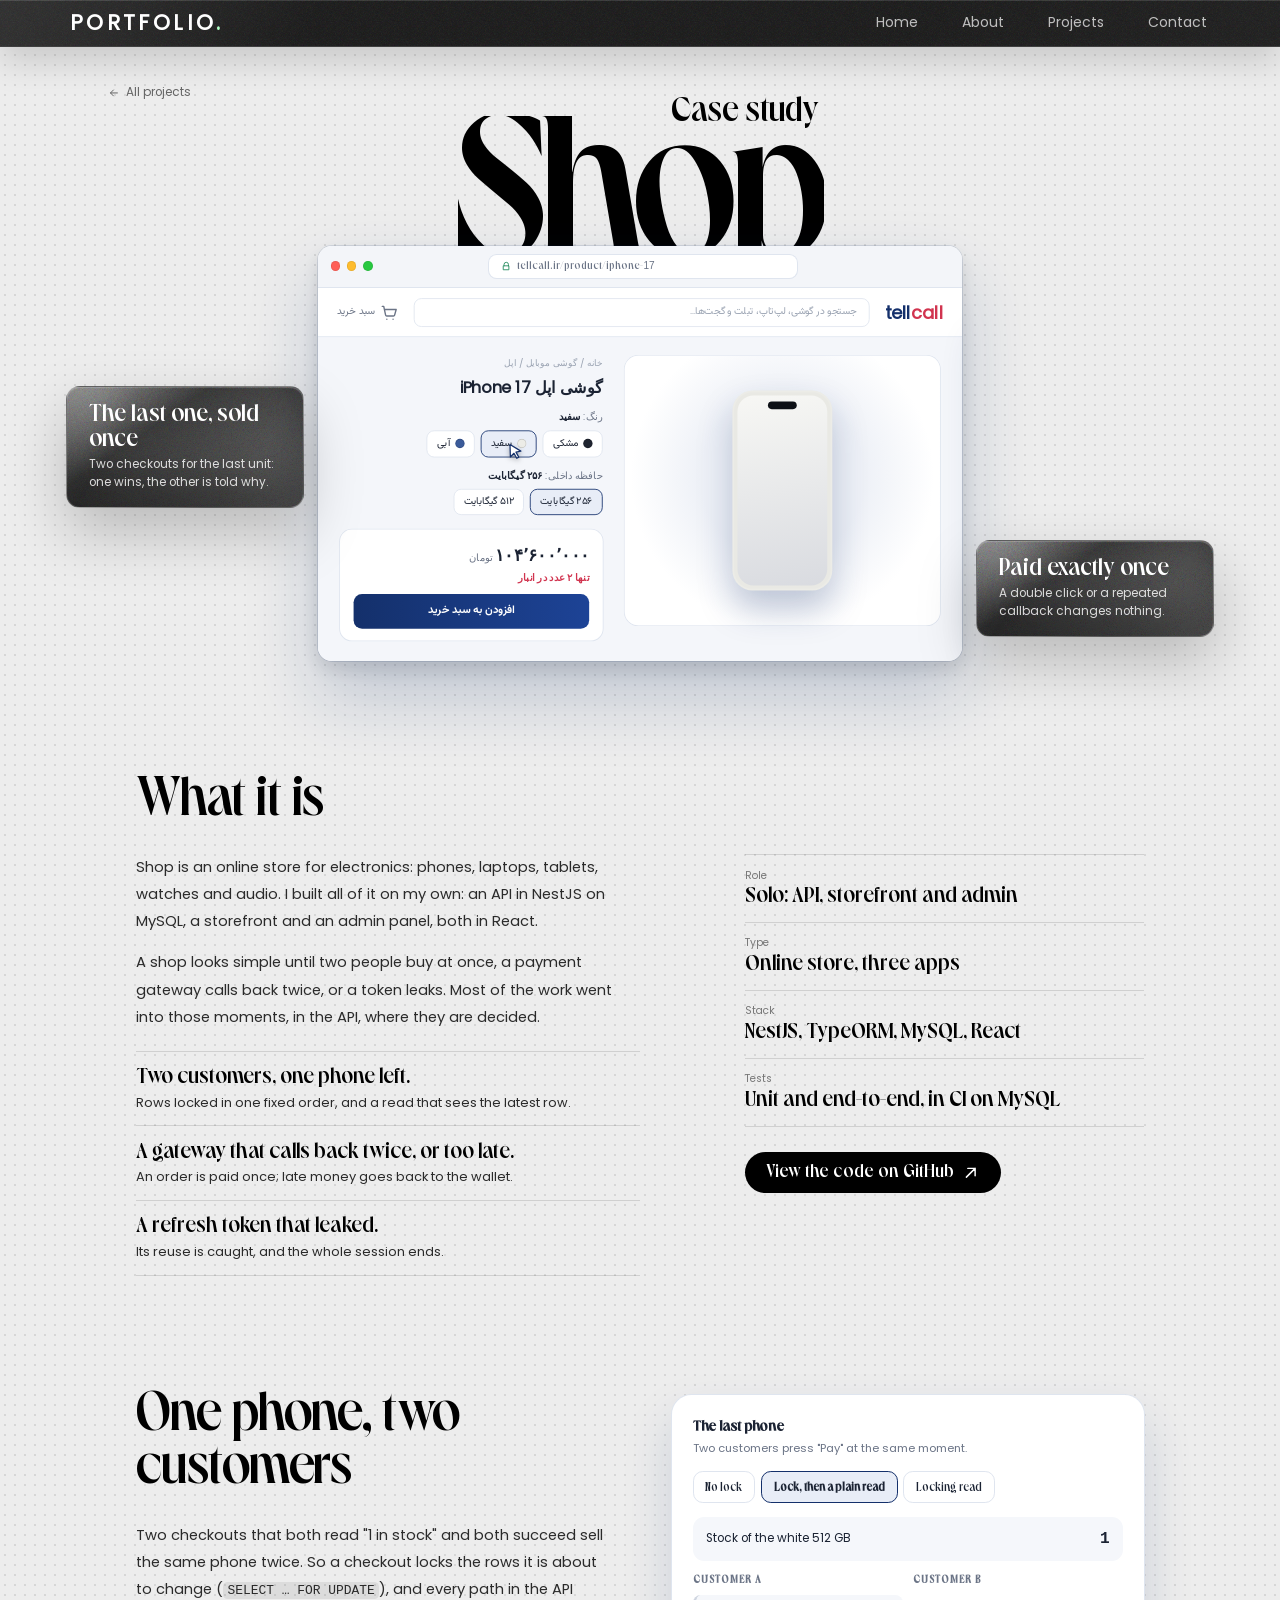
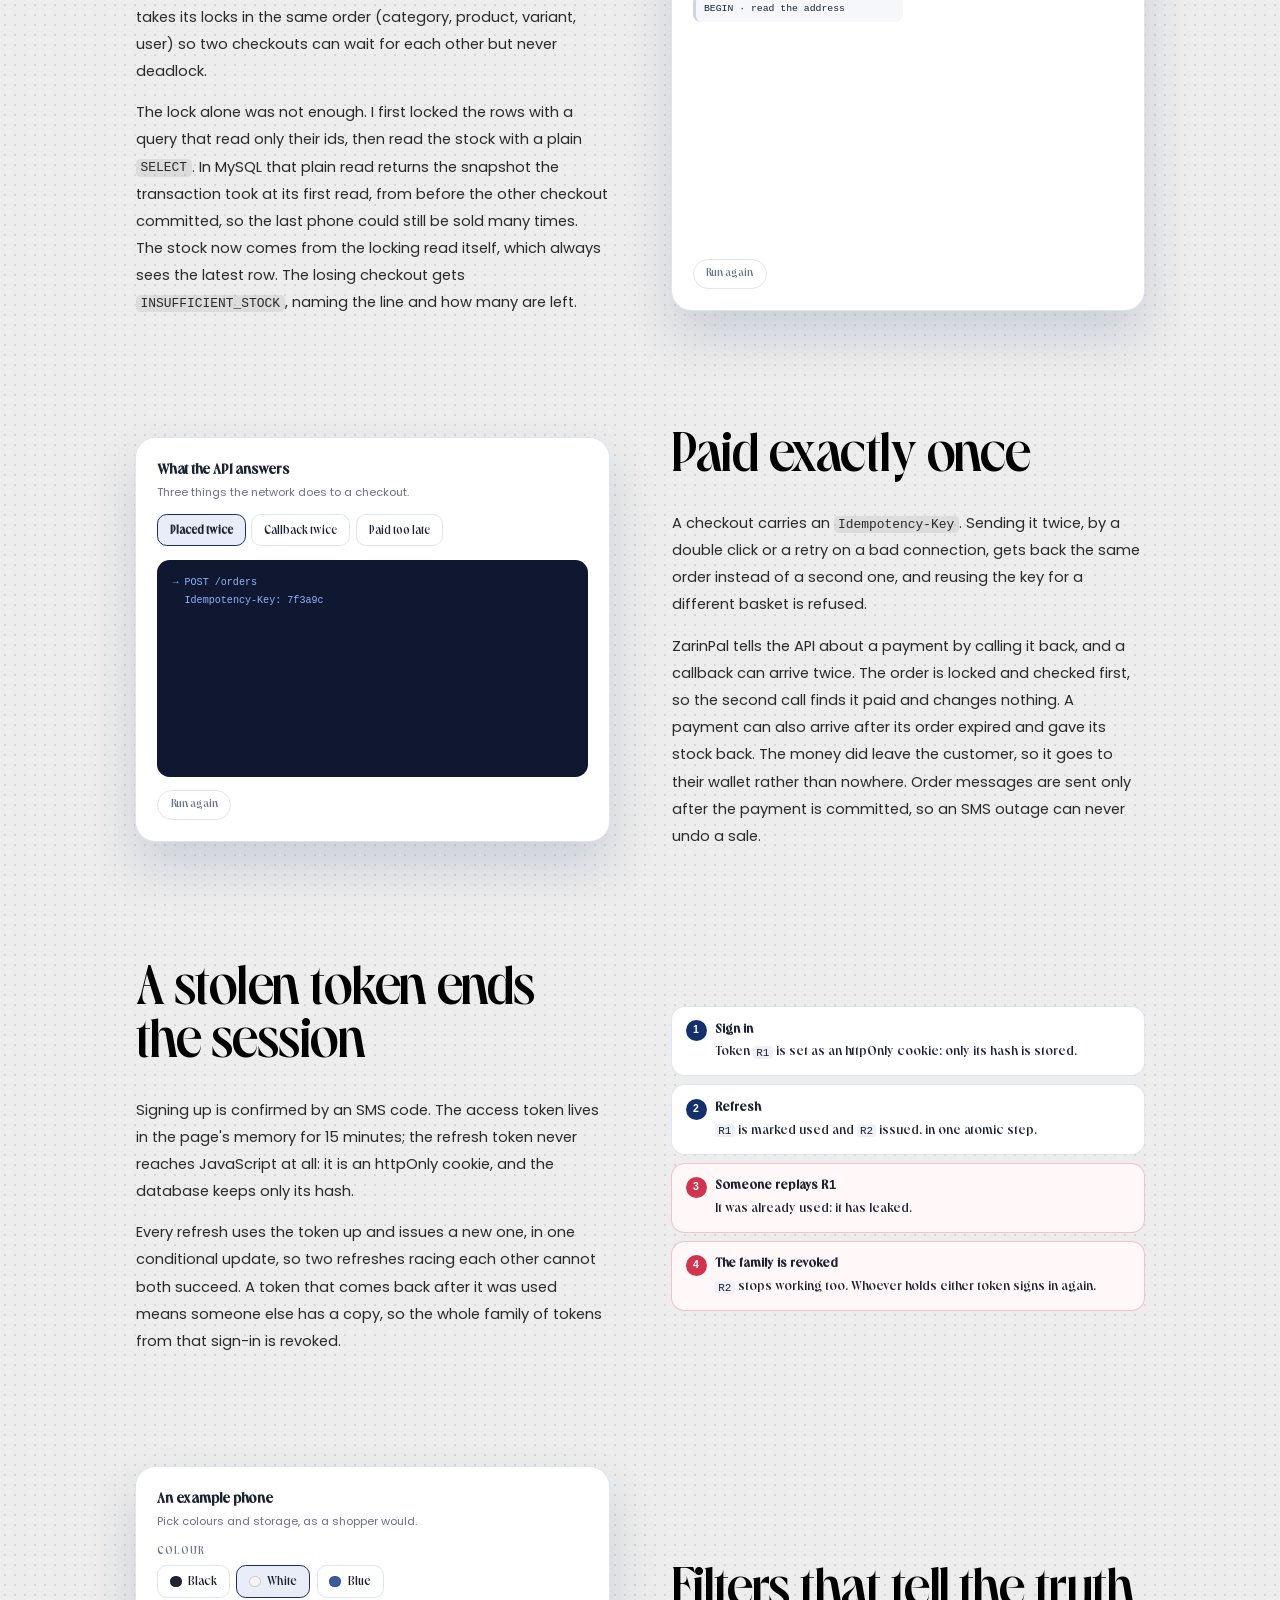
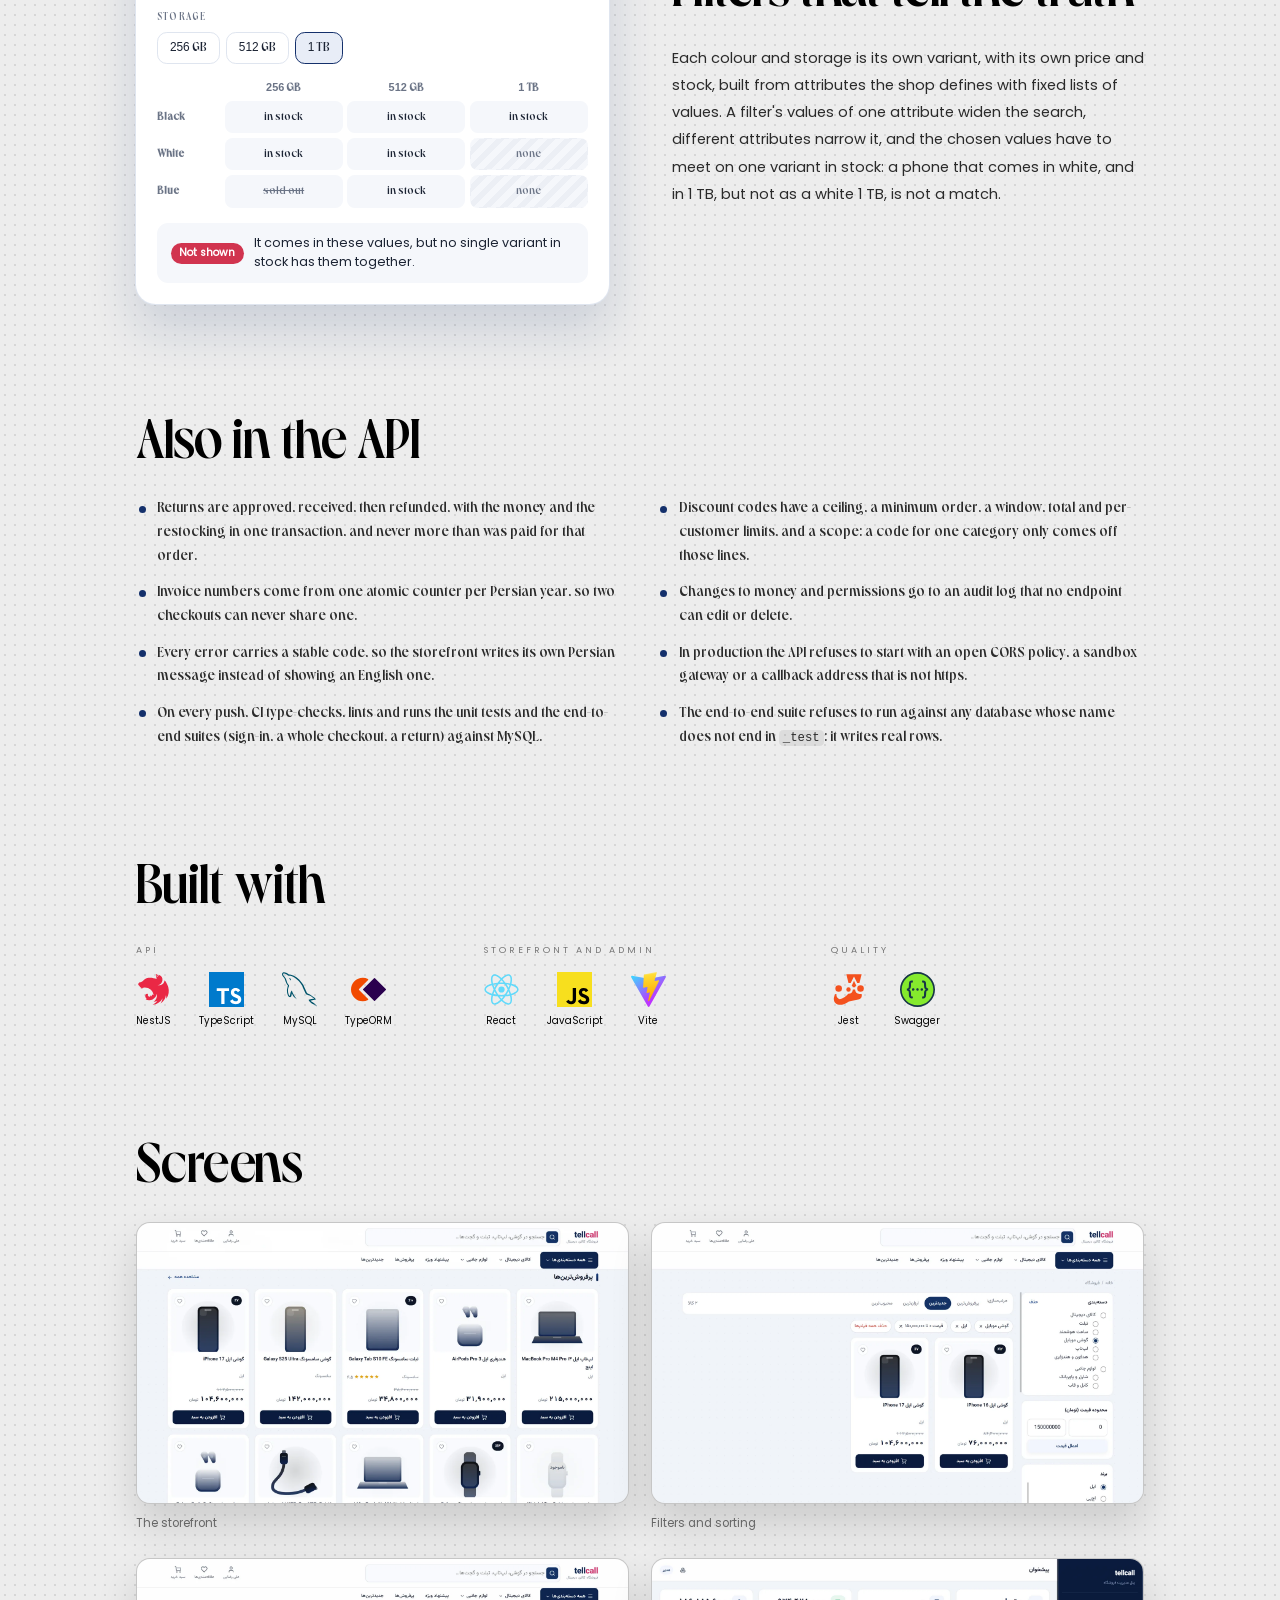
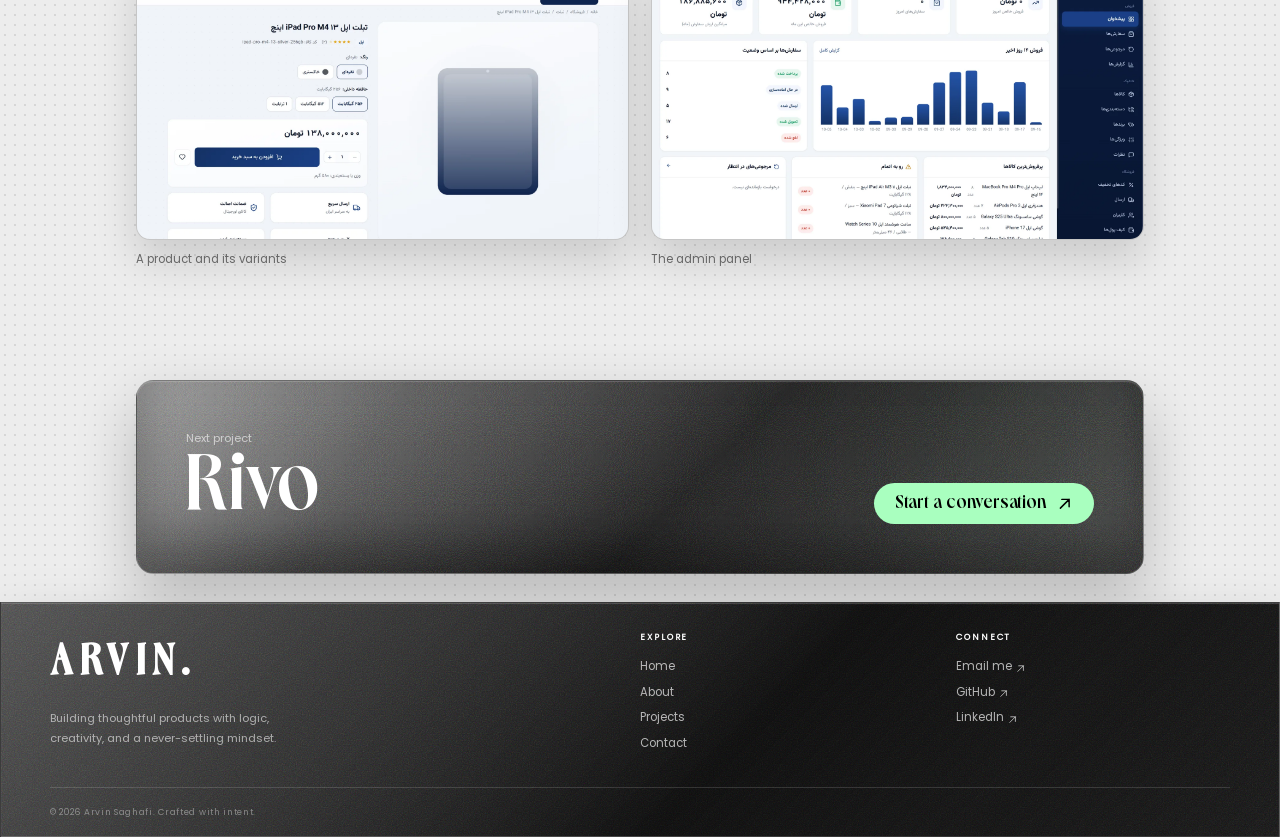
<file: shop/index.html>
<!DOCTYPE html>
<html lang="en">

<head>
	<meta charset="UTF-8">
	<meta name="viewport" content="width=device-width, initial-scale=1.0">
	<title>Shop — An electronics store, API to admin | Arvin Saghafi</title>
	<meta name="description"
		content="Shop by Arvin Saghafi: an electronics store whose NestJS and MySQL API sells the last unit once, takes a payment exactly once and ends stolen sessions.">
	<meta name="author" content="Arvin Saghafi">
	<meta name="robots" content="index, follow">
	<meta name="theme-color" content="#14306b">
	<link rel="shortcut icon" href="../assets/images/me/fav.ico" type="image/x-icon">
	<link rel="canonical" href="https://www.aboutarvin.ir/shop/">

	<meta property="og:type" content="article">
	<meta property="og:site_name" content="Arvin Saghafi">
	<meta property="og:title" content="Shop — An electronics store, API to admin">
	<meta property="og:description"
		content="An electronics store built alone: a NestJS and MySQL API, a React storefront and a React admin panel.">
	<meta property="og:url" content="https://www.aboutarvin.ir/shop/">
	<meta property="og:image" content="https://www.aboutarvin.ir/assets/images/og/shop.jpg">
	<meta property="og:image:width" content="1200">
	<meta property="og:image:height" content="630">
	<meta property="og:image:alt" content="The Shop case study: the tellcall storefront, selling its last phone">
	<meta name="twitter:card" content="summary_large_image">
	<meta name="twitter:title" content="Shop — An electronics store, API to admin">
	<meta name="twitter:description"
		content="An electronics store built alone: a NestJS and MySQL API, a React storefront and a React admin panel.">
	<meta name="twitter:image" content="https://www.aboutarvin.ir/assets/images/og/shop.jpg">
	<meta name="twitter:image:alt" content="The Shop case study: the tellcall storefront, selling its last phone">

	<script type="application/ld+json">
	{
		"@context": "https://schema.org",
		"@graph": [
			{
				"@type": "SoftwareSourceCode",
				"@id": "https://www.aboutarvin.ir/shop/#project",
				"name": "Shop",
				"description": "An online store for electronics built alone by Arvin Saghafi: a NestJS and TypeORM API on MySQL, a React storefront and a React admin panel. Checkouts lock rows in one fixed order and read the current row, so the last unit is sold once; orders take an idempotency key and payment callbacks settle an order exactly once, refunding a payment that arrives after the order closed; refresh tokens rotate and a reused one ends the whole session. Products are sold by variant, and filters match one real variant. Unit and end-to-end tests run in CI against MySQL.",
				"url": "https://www.aboutarvin.ir/shop/",
				"image": "https://www.aboutarvin.ir/assets/images/projects/shop/home.webp",
				"codeRepository": "https://github.com/eros-codes/Shop",
				"programmingLanguage": ["TypeScript", "JavaScript", "SQL"],
				"runtimePlatform": "Node.js",
				"keywords": ["NestJS", "TypeORM", "MySQL", "React", "e-commerce", "row locking", "SELECT FOR UPDATE", "idempotency", "payment callbacks", "ZarinPal", "refresh token rotation", "product variants", "end-to-end tests"],
				"author": { "@id": "https://www.aboutarvin.ir/#person" }
			},
			{
				"@type": "WebPage",
				"@id": "https://www.aboutarvin.ir/shop/#webpage",
				"url": "https://www.aboutarvin.ir/shop/",
				"name": "Shop — An electronics store, API to admin",
				"description": "Shop by Arvin Saghafi: an electronics store whose NestJS and MySQL API sells the last unit once, takes a payment exactly once and ends stolen sessions.",
				"isPartOf": { "@id": "https://www.aboutarvin.ir/#website" },
				"about": { "@id": "https://www.aboutarvin.ir/shop/#project" },
				"primaryImageOfPage": "https://www.aboutarvin.ir/assets/images/projects/shop/home.webp",
				"breadcrumb": { "@id": "https://www.aboutarvin.ir/shop/#breadcrumb" }
			},
			{
				"@type": "BreadcrumbList",
				"@id": "https://www.aboutarvin.ir/shop/#breadcrumb",
				"itemListElement": [
					{ "@type": "ListItem", "position": 1, "name": "Home", "item": "https://www.aboutarvin.ir/" },
					{ "@type": "ListItem", "position": 2, "name": "Shop", "item": "https://www.aboutarvin.ir/shop/" }
				]
			}
		]
	}
	</script>

	<script>
		(function () {
			try {
				var d = document.documentElement;
				if (window.matchMedia &&
					window.matchMedia("(prefers-reduced-motion: reduce)").matches) return;
				d.classList.add("js-motion");
				if (document.visibilityState === "hidden") {
					d.classList.add("motion-hold");
					var release = function () { d.classList.remove("motion-hold"); };
					document.addEventListener("visibilitychange", release, { once: true });
					setTimeout(release, 8000);
				}
			} catch (e) { }
		})();
	</script>

	<link rel="preload" as="font" type="font/woff2" href="../assets/fonts/Roah/roaheregular-maoan.woff2" crossorigin>
	<link rel="preload" as="font" type="font/woff2" href="../assets/fonts/Poppins/Poppins-Regular.woff2" crossorigin>
	<link rel="preload" as="font" type="font/woff2" href="../assets/fonts/Vazirmatn/Vazirmatn-NL-Regular.woff2" crossorigin>

	<link rel="stylesheet" href="../assets/stylesheets/base/settings.css">
	<link rel="stylesheet" href="../assets/stylesheets/layout/header.css">
	<link rel="stylesheet" href="../assets/stylesheets/layout/footer.css">
	<link rel="stylesheet" href="../assets/stylesheets/case-study/case-study.css">
	<link rel="stylesheet" href="../assets/stylesheets/shop/shop.css">
</head>

<body class="project-page case-shop" style="--accent: #14306b; --accent-ink: #ffffff;">



	<header class="header header-deactive" id="header">
		<a class="site-logo" href="../" aria-label="Arvin home">PORTFOLIO<span>.</span></a>
		<nav class="desktop-nav" aria-label="Primary navigation">
			<a href="../#home">Home</a>
			<a href="../#about">About</a>
			<a href="../#projects">Projects</a>
			<a href="../#contact">Contact</a>
		</nav>
		<button class="menu-toggle" type="button" aria-label="Open menu" aria-expanded="false"
			aria-controls="mobile-menu">
			<span></span>
			<span></span>
			<span></span>
		</button>
		<nav class="mobile-nav" id="mobile-menu" aria-label="Mobile navigation" aria-hidden="true">
			<a href="../#home">Home</a>
			<a href="../#about">About</a>
			<a href="../#projects">Projects</a>
			<a href="../#contact">Contact</a>
		</nav>
	</header>

	<main class="case">

		<!-- ============ HERO ============ -->
		<section class="case-hero" aria-labelledby="case-title">
			<a class="case-back" href="../#projects">
				<svg xmlns="http://www.w3.org/2000/svg" width="1em" height="1em" viewBox="0 0 24 24" aria-hidden="true">
					<path fill="none" stroke="currentColor" stroke-linecap="round" stroke-linejoin="round"
						stroke-width="2" d="M19 12H5m6-6l-6 6l6 6" />
				</svg>
				All projects
			</a>
			<div class="case-title-wrap">
				<p class="case-kicker">Case study</p>
				<h1 class="case-title" id="case-title">Shop</h1>
			</div>
			<div class="case-stage">
				<figure class="shop-window" aria-label="The tellcall storefront: a shopper picks a white 512 GB phone, the last one in stock, pays, and follows the order to a text message that it has shipped">
					<div class="shop-window-bar" aria-hidden="true"><i></i><i></i><i></i><span><svg viewBox="0 0 24 24" aria-hidden="true"><path fill="none" stroke="currentColor" stroke-width="2" stroke-linecap="round" d="M7 11V8a5 5 0 0 1 10 0v3M6 11h12v9H6z"/></svg>tellcall.ir/product/iphone-17</span></div>
					<div class="tc-fit">
						<div class="tc" lang="fa" dir="rtl" aria-hidden="true">
							<header class="tc-head">
								<b class="tc-logo">tell<span>call</span></b>
								<span class="tc-search">جستجو در گوشی، لپ‌تاپ، تبلت و گجت‌ها…</span>
								<span class="tc-cart"><svg viewBox="0 0 24 24" aria-hidden="true"><path fill="none" stroke="currentColor" stroke-linecap="round" stroke-linejoin="round" stroke-width="1.8" d="M3 4h2l2.4 11.2a1.5 1.5 0 0 0 1.5 1.2h8.6a1.5 1.5 0 0 0 1.5-1.1L21 8H6.2M9 20.5h.01M17 20.5h.01"/></svg>سبد خرید<em class="tc-badge">۱</em></span>
							</header>
							<div class="tc-body">
								<div class="tc-art"><div class="tc-phone" data-colour="black"></div></div>
								<div class="tc-info">
									<p class="tc-crumb">خانه / گوشی موبایل / اپل</p>
									<p class="tc-title">گوشی اپل iPhone 17</p>
									<p class="tc-label">رنگ: <b data-colour-name>مشکی</b></p>
									<div class="tc-chips">
										<span class="tc-chip" data-colour-chip="black"><i style="--c: #1f2430"></i>مشکی</span>
										<span class="tc-chip" data-colour-chip="white"><i style="--c: #ecece7"></i>سفید</span>
										<span class="tc-chip" data-colour-chip="blue"><i style="--c: #3b5b9a"></i>آبی</span>
									</div>
									<p class="tc-label">حافظه داخلی: <b data-storage-name>۲۵۶ گیگابایت</b></p>
									<div class="tc-chips">
										<span class="tc-chip" data-storage-chip="256">۲۵۶ گیگابایت</span>
										<span class="tc-chip" data-storage-chip="512">۵۱۲ گیگابایت</span>
									</div>
									<div class="tc-buy">
										<p class="tc-price"><b>۱۰۴٬۶۰۰٬۰۰۰</b> تومان</p>
										<p class="tc-stock">تنها ۳ عدد در انبار</p>
										<span class="tc-btn">افزودن به سبد خرید</span>
									</div>
								</div>
							</div>
							<div class="tc-sheet">
								<p class="tc-sheet-title">پرداخت سفارش</p>
								<p class="tc-line"><span>iPhone 17 · سفید · ۵۱۲ گیگابایت</span><b>۱۱۸٬۹۰۰٬۰۰۰ تومان</b></p>
								<div class="tc-pay">
									<div class="tc-pay-ways"><span class="is-on">کیف پول</span><span>زرین‌پال</span></div>
									<span class="tc-btn" style="margin-top: 12px">پرداخت</span>
								</div>
								<p class="tc-done">پرداخت شد<small>INV-1404-000123</small></p>
								<ol class="tc-track">
									<li>پرداخت شده</li>
									<li>در حال آماده‌سازی</li>
									<li>ارسال شده</li>
									<li>تحویل شده</li>
								</ol>
							</div>
							<div class="tc-sms">
								<p><b>tellcall</b><span>اکنون</span></p>
								<p>سفارش شما ارسال شد. کد رهگیری: ۴۸۲۱۷۳۰۹۵</p>
							</div>
							<span class="tc-cursor"><svg viewBox="0 0 24 24" aria-hidden="true"><path fill="#fff" stroke="#14306b" stroke-width="1.6" stroke-linejoin="round" d="M5 3l14 8.5-6.3 1.3 3.6 6.4-2.6 1.5-3.6-6.4L5.5 19z"/></svg></span>
						</div>
					</div>
				</figure>
				<aside class="note pane note-a">
					<p class="note-title">The last one, sold once</p>
					<p>Two checkouts for the last unit: one wins, the other is told why.</p>
				</aside>
				<aside class="note pane note-b">
					<p class="note-title">Paid exactly once</p>
					<p>A double click or a repeated callback changes nothing.</p>
				</aside>
			</div>
		</section>

		<!-- ============ OVERVIEW ============ -->
		<section class="case-section case-overview" aria-labelledby="overview-title">
			<div class="overview-copy">
				<h2 class="case-h2" id="overview-title" data-reveal="wipe">What it is</h2>
				<p data-reveal>
					Shop is an online store for electronics: phones, laptops, tablets, watches and audio. I built
					all of it on my own: an API in NestJS on MySQL, a storefront and an admin panel, both in React.
				</p>
				<p data-reveal>
					A shop looks simple until two people buy at once, a payment gateway calls back twice, or a token
					leaks. Most of the work went into those moments, in the API, where they are decided.
				</p>
				<ul class="problems">
					<li data-reveal>
						<a href="#last-unit">
							<span class="problem-q">Two customers, one phone left.</span>
							<span class="problem-a">Rows locked in one fixed order, and a read that sees the latest row.</span>
						</a>
					</li>
					<li data-reveal>
						<a href="#payments">
							<span class="problem-q">A gateway that calls back twice, or too late.</span>
							<span class="problem-a">An order is paid once; late money goes back to the wallet.</span>
						</a>
					</li>
					<li data-reveal>
						<a href="#sessions">
							<span class="problem-q">A refresh token that leaked.</span>
							<span class="problem-a">Its reuse is caught, and the whole session ends.</span>
						</a>
					</li>
				</ul>
			</div>
			<div class="overview-side">
				<dl class="overview-facts" data-reveal>
					<div><dt>Role</dt><dd>Solo: API, storefront and admin</dd></div>
					<div><dt>Type</dt><dd>Online store, three apps</dd></div>
					<div><dt>Stack</dt><dd>NestJS, TypeORM, MySQL, React</dd></div>
					<div><dt>Tests</dt><dd>Unit and end-to-end, in CI on MySQL</dd></div>
				</dl>
				<div class="overview-links" data-reveal>
					<a class="btn btn-solid" href="https://github.com/eros-codes/Shop" target="_blank" rel="noreferrer">
						View the code on GitHub
						<svg xmlns="http://www.w3.org/2000/svg" width="1em" height="1em" viewBox="0 0 24 24" aria-hidden="true"><path fill="none" stroke="currentColor" stroke-linecap="round" stroke-linejoin="round" stroke-width="2" d="M18 6L6 18M8 6h10v10" /></svg>
					</a>
				</div>
			</div>
		</section>

		<!-- ============ THE LAST UNIT ============ -->
		<section class="case-section shop-feature" id="last-unit" aria-labelledby="last-unit-title">
			<div class="shop-copy">
				<h2 class="case-h2" id="last-unit-title" data-reveal="wipe">One phone, two customers</h2>
				<p data-reveal>
					Two checkouts that both read "1 in stock" and both succeed sell the same phone twice. So a
					checkout locks the rows it is about to change (<code>SELECT … FOR UPDATE</code>), and every
					path in the API takes its locks in the same order (category, product, variant, user) so two
					checkouts can wait for each other but never deadlock.
				</p>
				<p data-reveal>
					The lock alone was not enough. I first locked the rows with a query that read only their ids,
					then read the stock with a plain <code>SELECT</code>. In MySQL that plain read returns the
					snapshot the transaction took at its first read, from before the other checkout committed, so
					the last phone could still be sold many times. The stock now comes from the locking read
					itself, which always sees the latest row. The losing checkout gets <code>INSUFFICIENT_STOCK</code>,
					naming the line and how many are left.
				</p>
			</div>
			<figure class="shop-panel" id="shop-race" data-reveal>
				<h3>The last phone</h3>
				<p class="shop-panel-note">Two customers press "Pay" at the same moment.</p>
				<div class="shop-tabs" role="tablist" aria-label="How the checkout reads the stock">
					<button type="button" class="shop-tab" role="tab" data-mode="none" aria-selected="false">No lock</button>
					<button type="button" class="shop-tab" role="tab" data-mode="bug" aria-selected="true">Lock, then a plain read</button>
					<button type="button" class="shop-tab" role="tab" data-mode="fix" aria-selected="false">Locking read</button>
				</div>
				<p class="race-stock"><span>Stock of the white 512 GB</span><b>1</b></p>
				<div class="race-lanes">
					<div class="race-lane" data-lane="a"><h4>Customer A</h4><ol></ol></div>
					<div class="race-lane" data-lane="b"><h4>Customer B</h4><ol></ol></div>
				</div>
				<p class="shop-verdict" aria-live="polite"></p>
				<button type="button" class="shop-replay">Run again</button>
			</figure>
		</section>

		<!-- ============ PAYMENTS ============ -->
		<section class="case-section shop-feature is-flipped" id="payments" aria-labelledby="payments-title">
			<div class="shop-copy">
				<h2 class="case-h2" id="payments-title" data-reveal="wipe">Paid exactly once</h2>
				<p data-reveal>
					A checkout carries an <code>Idempotency-Key</code>. Sending it twice, by a double click or a
					retry on a bad connection, gets back the same order instead of a second one, and reusing the
					key for a different basket is refused.
				</p>
				<p data-reveal>
					ZarinPal tells the API about a payment by calling it back, and a callback can arrive twice. The
					order is locked and checked first, so the second call finds it paid and changes nothing. A
					payment can also arrive after its order expired and gave its stock back. The money did leave the
					customer, so it goes to their wallet rather than nowhere. Order messages are sent only after the
					payment is committed, so an SMS outage can never undo a sale.
				</p>
			</div>
			<figure class="shop-panel" id="shop-pay" data-reveal>
				<h3>What the API answers</h3>
				<p class="shop-panel-note">Three things the network does to a checkout.</p>
				<div class="shop-tabs" role="tablist" aria-label="Payment case">
					<button type="button" class="shop-tab" role="tab" data-case="twice" aria-selected="true">Placed twice</button>
					<button type="button" class="shop-tab" role="tab" data-case="callback" aria-selected="false">Callback twice</button>
					<button type="button" class="shop-tab" role="tab" data-case="late" aria-selected="false">Paid too late</button>
				</div>
				<ol class="pay-log" aria-live="polite"></ol>
				<button type="button" class="shop-replay">Run again</button>
			</figure>
		</section>

		<!-- ============ SESSIONS ============ -->
		<section class="case-section shop-feature" id="sessions" aria-labelledby="sessions-title">
			<div class="shop-copy">
				<h2 class="case-h2" id="sessions-title" data-reveal="wipe">A stolen token ends the session</h2>
				<p data-reveal>
					Signing up is confirmed by an SMS code. The access token lives in the page's memory for
					15 minutes; the refresh token never reaches JavaScript at all: it is an httpOnly cookie, and
					the database keeps only its hash.
				</p>
				<p data-reveal>
					Every refresh uses the token up and issues a new one, in one conditional update, so two
					refreshes racing each other cannot both succeed. A token that comes back after it was used
					means someone else has a copy, so the whole family of tokens from that sign-in is revoked.
				</p>
			</div>
			<ol class="shop-steps" data-reveal>
				<li><b>Sign in</b>Token <code>R1</code> is set as an httpOnly cookie; only its hash is stored.</li>
				<li><b>Refresh</b><code>R1</code> is marked used and <code>R2</code> issued, in one atomic step.</li>
				<li class="is-alarm"><b>Someone replays R1</b>It was already used: it has leaked.</li>
				<li class="is-alarm"><b>The family is revoked</b><code>R2</code> stops working too. Whoever holds either token signs in again.</li>
			</ol>
		</section>

		<!-- ============ VARIANTS ============ -->
		<section class="case-section shop-feature is-flipped" id="variants" aria-labelledby="variants-title">
			<div class="shop-copy">
				<h2 class="case-h2" id="variants-title" data-reveal="wipe">Filters that tell the truth</h2>
				<p data-reveal>
					Each colour and storage is its own variant, with its own price and stock, built from attributes
					the shop defines with fixed lists of values. A filter's values of one attribute widen the search,
					different attributes narrow it, and the chosen values have to meet on one variant in stock: a phone
					that comes in white, and in 1 TB, but not as a white 1 TB, is not a match.
				</p>
			</div>
			<figure class="shop-panel" id="shop-filter" data-reveal>
				<h3>An example phone</h3>
				<p class="shop-panel-note">Pick colours and storage, as a shopper would.</p>
				<div class="shop-filter-group" role="group" aria-label="Colour">
					<span>Colour</span>
					<div class="shop-chips">
						<button type="button" class="shop-chip" data-colour="Black" aria-pressed="false"><i style="--c: #1f2430"></i>Black</button>
						<button type="button" class="shop-chip" data-colour="White" aria-pressed="true"><i style="--c: #f4f4f2"></i>White</button>
						<button type="button" class="shop-chip" data-colour="Blue" aria-pressed="false"><i style="--c: #3b5b9a"></i>Blue</button>
					</div>
				</div>
				<div class="shop-filter-group" role="group" aria-label="Storage">
					<span>Storage</span>
					<div class="shop-chips">
						<button type="button" class="shop-chip" data-storage="256 GB" aria-pressed="false">256 GB</button>
						<button type="button" class="shop-chip" data-storage="512 GB" aria-pressed="false">512 GB</button>
						<button type="button" class="shop-chip" data-storage="1 TB" aria-pressed="true">1 TB</button>
					</div>
				</div>
				<div class="shop-variants" aria-label="The phone's variants"></div>
				<p class="shop-result is-hidden" aria-live="polite"><b>Not shown</b><span>It comes in white and in 1 TB, but not as a white 1 TB.</span></p>
			</figure>
		</section>

		<!-- ============ ALSO IN THE API ============ -->
		<section class="case-section" id="also" aria-labelledby="also-title">
			<h2 class="case-h2" id="also-title" data-reveal="wipe">Also in the API</h2>
			<ul class="shop-proofs">
				<li data-reveal>Returns are approved, received, then refunded, with the money and the restocking in one transaction, and never more than was paid for that order.</li>
				<li data-reveal>Discount codes have a ceiling, a minimum order, a window, total and per-customer limits, and a scope: a code for one category only comes off those lines.</li>
				<li data-reveal>Invoice numbers come from one atomic counter per Persian year, so two checkouts can never share one.</li>
				<li data-reveal>Changes to money and permissions go to an audit log that no endpoint can edit or delete.</li>
				<li data-reveal>Every error carries a stable code, so the storefront writes its own Persian message instead of showing an English one.</li>
				<li data-reveal>In production the API refuses to start with an open CORS policy, a sandbox gateway or a callback address that is not https.</li>
				<li data-reveal>On every push, CI type-checks, lints and runs the unit tests and the end-to-end suites (sign-in, a whole checkout, a return) against MySQL.</li>
				<li data-reveal>The end-to-end suite refuses to run against any database whose name does not end in <code>_test</code>: it writes real rows.</li>
			</ul>
		</section>

		<!-- ============ STACK ============ -->
		<section class="case-section case-stack" aria-labelledby="stack-title">
			<h2 class="case-h2" id="stack-title" data-reveal="wipe">Built with</h2>
			<div class="stack-groups">
				<div class="stack-group" data-reveal>
					<span>API</span>
					<ul class="stack-icons">
						<li><img src="../assets/SVGs/skills/nestjs.svg" alt="" width="40" height="40">NestJS</li>
						<li><img src="../assets/SVGs/skills/ts.svg" alt="" width="40" height="40">TypeScript</li>
						<li><img src="../assets/SVGs/skills/mysql.svg" alt="" width="40" height="40">MySQL</li>
						<li><img src="../assets/SVGs/skills/typeorm.svg" alt="" width="40" height="40">TypeORM</li>
					</ul>
				</div>
				<div class="stack-group" data-reveal>
					<span>STOREFRONT AND ADMIN</span>
					<ul class="stack-icons">
						<li><img src="../assets/SVGs/skills/react.svg" alt="" width="40" height="40">React</li>
						<li><img src="../assets/SVGs/skills/js.svg" alt="" width="40" height="40">JavaScript</li>
						<li><img src="../assets/SVGs/skills/vite.svg" alt="" width="40" height="40">Vite</li>
					</ul>
				</div>
				<div class="stack-group" data-reveal>
					<span>QUALITY</span>
					<ul class="stack-icons">
						<li><img src="../assets/SVGs/skills/jest.svg" alt="" width="40" height="40">Jest</li>
						<li><img src="../assets/SVGs/skills/swagger.svg" alt="" width="40" height="40">Swagger</li>
					</ul>
				</div>
			</div>
		</section>

		<!-- ============ GALLERY ============ -->
		<section class="case-section case-gallery" aria-labelledby="gallery-title">
			<h2 class="case-h2" id="gallery-title" data-reveal="wipe">Screens</h2>
			<div class="shop-shots">
				<figure class="shot" data-reveal>
					<img src="../assets/images/projects/shop/home.webp" alt="The storefront's home page with best sellers" width="1600" height="917" loading="lazy">
					<figcaption>The storefront</figcaption>
				</figure>
				<figure class="shot" data-reveal>
					<img src="../assets/images/projects/shop/listing.webp" alt="Phones filtered by brand and price, with the category, price and brand filters" width="1600" height="917" loading="lazy">
					<figcaption>Filters and sorting</figcaption>
				</figure>
				<figure class="shot" data-reveal>
					<img src="../assets/images/projects/shop/product.webp" alt="An iPad Pro page with colour and storage options and its price" width="1600" height="917" loading="lazy">
					<figcaption>A product and its variants</figcaption>
				</figure>
				<figure class="shot" data-reveal>
					<img src="../assets/images/projects/shop/admin.webp" alt="The admin panel's dashboard: sales, orders by status, best sellers, low stock and returns" width="1600" height="917" loading="lazy">
					<figcaption>The admin panel</figcaption>
				</figure>
			</div>
		</section>

		<!-- ============ NEXT ============ -->
		<section class="case-next pane" aria-label="Keep exploring">
			<a class="next-link" href="../rivo/">
				<span>Next project</span>
				<strong>Rivo</strong>
			</a>
			<a class="btn btn-mint" href="mailto:saghafiarvin@gmail.com">
				Start a conversation
				<svg xmlns="http://www.w3.org/2000/svg" width="1em" height="1em" viewBox="0 0 24 24" aria-hidden="true"><path fill="none" stroke="currentColor" stroke-linecap="round" stroke-linejoin="round" stroke-width="2" d="M18 6L6 18M8 6h10v10" /></svg>
			</a>
		</section>
	</main>

	<footer class="site-footer">
		<div class="footer-main">
			<div class="footer-brand">
				<a class="site-logo" href="../" aria-label="Back to Arvin's home">ARVIN<span>.</span></a>
				<p>Building thoughtful products with logic, creativity, and a never-settling mindset.</p>
			</div>
			<div class="footer-column">
				<h2 class="footer-heading">Explore</h2>
				<nav class="footer-links" aria-label="Footer navigation">
					<a href="../#home">Home</a>
					<a href="../#about">About</a>
					<a href="../#projects">Projects</a>
					<a href="../#contact">Contact</a>
				</nav>
			</div>
			<div class="footer-column">
				<h2 class="footer-heading">Connect</h2>
				<nav class="footer-socials" aria-label="Social links">
					<a href="mailto:saghafiarvin@gmail.com">Email me
						<svg xmlns="http://www.w3.org/2000/svg" width="1em" height="1em" viewBox="0 0 24 24">
							<path d="M0 0h24v24H0z" fill="none" />
							<path fill="none" stroke="currentColor" stroke-linecap="round" stroke-linejoin="round"
								stroke-width="2" d="M18 6L6 18M8 6h10v10" />
						</svg>
					</a>
					<a href="https://github.com/eros-codes" target="_blank" rel="noreferrer">GitHub
						<svg xmlns="http://www.w3.org/2000/svg" width="1em" height="1em" viewBox="0 0 24 24">
							<path d="M0 0h24v24H0z" fill="none" />
							<path fill="none" stroke="currentColor" stroke-linecap="round" stroke-linejoin="round"
								stroke-width="2" d="M18 6L6 18M8 6h10v10" />
						</svg>
					</a>
					<a href="https://www.linkedin.com/in/eros-codes/" target="_blank" rel="noopener noreferrer">LinkedIn
						<svg xmlns="http://www.w3.org/2000/svg" width="1em" height="1em" viewBox="0 0 24 24" aria-hidden="true">
							<path fill="none" stroke="currentColor" stroke-linecap="round" stroke-linejoin="round" stroke-width="2"
								d="M18 6L6 18M8 6h10v10" />
						</svg>
					</a>
				</nav>
			</div>
		</div>
		<div class="footer-bottom">
			<p>© 2026 Arvin Saghafi. Crafted with intent.</p>
		</div>
	</footer>

	<script type="module" src="../assets/js/shop/shop.js"></script>
</body>

</html>
</file>
<file: assets/stylesheets/base/settings.css>
@font-face {
	font-family: "Roaheregular";
	src: url("../../fonts/Roah/roaheregular-maoan.woff2") format("woff2");
	font-style: normal;
	font-weight: 400;
	font-display: swap;
}

@font-face {
	font-family: "Poppins";
	src: url("../../fonts/Poppins/Poppins-Regular.woff2") format("woff2"),
		url("../../fonts/Poppins/Poppins-Regular.woff") format("woff");
	font-style: normal;
	font-weight: 400;
	font-display: swap;
}

*,
*::before,
*::after {
	text-decoration: none;
	box-sizing: border-box;
	margin: 0;
	padding: 0;
}

html {
	font-size: 14px;
	scroll-behavior: smooth;
}

body,
button,
input,
textarea,
select {
	font-family: "Roaheregular", sans-serif;
}

body {
	min-height: 100vh;
	line-height: 1.5;
	background-color: #ededed;
    background-image: radial-gradient(
        rgba(14, 14, 14, 0.1) 1px,
        transparent 1px
    );
    background-size: 10px 10px;
	display: flex;
	flex-direction: column;
	justify-content: start;
	align-items: center;
	gap: 3rem;

	overflow-x: hidden;
}

main {
	width: 100%;
	display: flex;
	flex-direction: column;
	justify-content: start;
	align-items: center;
	gap: 3rem;

	overflow-x: hidden;
}

img,
picture,
video,
canvas,
svg {
	display: block;
	max-width: 100%;
}

button,
input,
textarea,
select {
	font-size: inherit;
}


#about { width: 100%; display: flex; justify-content: center; scroll-margin-top: 3rem; }
#contact { width: 100%; display: flex; justify-content: center; scroll-margin-top: 3rem; }
</file>
<file: assets/stylesheets/layout/header.css>
/* The header, shared by every page.
   One file per section; each screen size has its block below. */

/* Laptop and desktop */
@media screen and (min-width: 1025px) {
	.header {
		position: fixed;
		top: 0;
		z-index: 20;
		display: flex;
		align-items: center;
		justify-content: space-between;
		width: 100%;
		border-bottom: 1px solid rgba(255, 255, 255, 0.16);
		box-shadow: 0 1rem 2.5rem rgba(0, 0, 0, 0.16), inset 0 1px rgba(255, 255, 255, 0.12);
		transition: all 0.2s ease-in;

		.site-logo {
			color: #fff;
			font-family: "Poppins", sans-serif;
			font-size: 1.5rem;
			font-weight: 600;
			letter-spacing: 0.16em;
			text-decoration: none;
			transition: all 0.2s ease-in;

			span { color: #a9ffbf; }
		}

		.desktop-nav {
			display: flex;
			align-items: center;
			gap: clamp(1rem, 3vw, 2.8rem);

			a {
				padding: 0.2rem;
				color: rgba(255, 255, 255, 0.7);
				font-family: "Poppins", sans-serif;
				font-size: 1rem;
				text-decoration: none;
				transition: all 0.2s ease;

				&:hover,
				&:focus-visible { color: #fff; }
			}
		}

		.menu-toggle,
		.mobile-nav { display: none; }

		&::before {
			content: "";
			position: absolute;
			inset: 0;
			background-image: url("data:image/svg+xml,%3Csvg viewBox='0 0 300 300' xmlns='http://www.w3.org/2000/svg'%3E%3Cfilter id='noise'%3E%3CfeTurbulence type='fractalNoise' baseFrequency='.65' numOctaves='4'/%3E%3C/filter%3E%3Crect width='300' height='300' filter='url(%23noise)'/%3E%3C/svg%3E");
			opacity: 0.5;
			mix-blend-mode: soft-light;
			pointer-events: none;
		}
		&::after {
			content: "";
			position: absolute;
			inset: 0;
			background: linear-gradient(
				120deg,
				rgba(255, 255, 255, 0.18),
				transparent 25%,
				transparent 70%,
				rgba(255, 255, 255, 0.04)
			);
			opacity: 0.5;
			pointer-events: none;
		}
	}

	.section-anchor {
		display: block;
		position: relative;
		top: -6rem;
		width: 0;
		height: 0;
	}

	.header-active {
		background: rgba(8, 8, 8, 0.75);
		backdrop-filter: blur(10px);
		-webkit-backdrop-filter: blur(18px);
		padding: 0.3rem 3.75rem;
		.site-logo {
			font-size: 1.2rem;
		}
		a {
			padding: 0rem;
			font-size: 0.9rem;
		}
	}
	.header-deactive {
		background: #1a1a1a;
		padding: 0.5rem 5rem;

		.site-logo {
			font-size: 1.5rem;
		}
		a {
			font-size: 1rem;
		}
	}
}

/* Tablet */
@media screen and (min-width: 768px) and (max-width: 1024px) {
	.header {
		position: fixed;
		top: 0;
		z-index: 20;
		display: flex;
		align-items: center;
		justify-content: space-between;
		width: 100%;
		border-bottom: 1px solid rgba(255, 255, 255, 0.16);
		box-shadow: 0 1rem 2.5rem rgba(0, 0, 0, 0.16), inset 0 1px rgba(255, 255, 255, 0.12);
		transition: all 0.2s ease-in;

		.site-logo {
			color: #fff;
			font-family: "Poppins", sans-serif;
			font-size: 1.5rem;
			font-weight: 600;
			letter-spacing: 0.16em;
			text-decoration: none;
			transition: all 0.2s ease-in;

			span { color: #a9ffbf; }
		}

		.desktop-nav {
			display: flex;
			align-items: center;
			gap: clamp(1rem, 3vw, 2.8rem);

			a {
				padding: 0.2rem;
				color: rgba(255, 255, 255, 0.7);
				font-family: "Poppins", sans-serif;
				font-size: 1rem;
				text-decoration: none;
				transition: all 0.2s ease;

				&:hover,
				&:focus-visible { color: #fff; }
			}
		}

		.menu-toggle,
		.mobile-nav { display: none; }

		&::before {
			content: "";
			position: absolute;
			inset: 0;
			background-image: url("data:image/svg+xml,%3Csvg viewBox='0 0 300 300' xmlns='http://www.w3.org/2000/svg'%3E%3Cfilter id='noise'%3E%3CfeTurbulence type='fractalNoise' baseFrequency='.65' numOctaves='4'/%3E%3C/filter%3E%3Crect width='300' height='300' filter='url(%23noise)'/%3E%3C/svg%3E");
			opacity: 0.5;
			mix-blend-mode: soft-light;
			pointer-events: none;
		}
		&::after {
			content: "";
			position: absolute;
			inset: 0;
			background: linear-gradient(
				120deg,
				rgba(255, 255, 255, 0.18),
				transparent 25%,
				transparent 70%,
				rgba(255, 255, 255, 0.04)
			);
			opacity: 0.5;
			pointer-events: none;
		}
	}

	.section-anchor {
		display: block;
		position: relative;
		top: -6rem;
		width: 0;
		height: 0;
	}

	.header-active {
		background: rgba(8, 8, 8, 0.75);
		backdrop-filter: blur(10px);
		-webkit-backdrop-filter: blur(10px);
		padding: 0.3rem 3.75rem;
		.site-logo {
			font-size: 1.2rem;
		}
		a {
			padding: 0rem;
			font-size: 0.9rem;
		}
	}
	.header-deactive {
		background: #1a1a1a;
		padding: 0.5rem 5rem;

		.site-logo {
			font-size: 1.5rem;
		}
		a {
			font-size: 1rem;
		}
	}
}

/* Mobile */
@media screen and (min-width: 320px) and (max-width: 767px) {
	.header {
		position: fixed;
		top: 0;
		z-index: 20;
		display: flex;
		align-items: center;
		justify-content: space-between;
		width: 100%;
		border-bottom: 1px solid rgba(255, 255, 255, 0.16);
		box-shadow: 0 1rem 2.5rem rgba(0, 0, 0, 0.16), inset 0 1px rgba(255, 255, 255, 0.12);
		transition: all 0.2s ease-in;
		padding: 0.5rem 1.5rem;

		.site-logo {
			color: #fff;
			font-family: "Poppins", sans-serif;
			font-size: 0.8rem;
			font-weight: 600;
			letter-spacing: 0.16em;
			text-decoration: none;
			line-height: 1;

			span {
				color: #a9ffbf;
			}
		}

		.desktop-nav {
			display: none;
		}

		.mobile-nav {
			position: absolute;
			top: calc(100% + 0.55rem);
			left: 0;
			display: flex;
			flex-direction: column;
			gap: 1.4rem;
			width: 100%;
			padding: 1.5rem;
			border: 1px solid rgba(255, 255, 255, 0.14);
			border-radius: 1.25rem;
			background: rgba(8, 8, 8, 0.86);
			box-shadow:
				0 1rem 2.5rem rgba(0, 0, 0, 0.2),
				inset 0 1px rgba(255, 255, 255, 0.1);
			backdrop-filter: blur(18px);
			-webkit-backdrop-filter: blur(18px);
			opacity: 0;
			pointer-events: none;
			transform: translateY(-0.75rem) scale(0.98);
			transform-origin: top right;
			transition:
				opacity 0.3s ease,
				transform 0.35s cubic-bezier(0.2, 0.8, 0.2, 1);
			backdrop-filter: blur(18px);
			-webkit-backdrop-filter: blur(18px);

			a {
				color: rgba(255, 255, 255, 0.7);
				font-family: "Poppins", sans-serif;
				font-size: 0.8rem;
				text-decoration: none;
				transform: translateX(-0.5rem);
				opacity: 0;
				transition:
					color 0.25s ease,
					opacity 0.3s ease,
					transform 0.3s ease;

				&:hover,
				&:focus-visible {
					color: #fff;
				}
			}

			&.is-open {
				width: 95%;
				left: 50%;
				opacity: 1;
				pointer-events: auto;
				transform: translateY(0) scale(1) translateX(-50%);
				backdrop-filter: blur(18px);
				-webkit-backdrop-filter: blur(18px);

				a {
					opacity: 1;
					transform: translateX(0);

					&:nth-child(2) { transition-delay: 0.04s; }
					&:nth-child(3) { transition-delay: 0.08s; }
					&:nth-child(4) { transition-delay: 0.12s; }
				}
			}

			&::before {
				content: "";
				position: absolute;
				inset: 0;
				background-image: url("data:image/svg+xml,%3Csvg viewBox='0 0 300 300' xmlns='http://www.w3.org/2000/svg'%3E%3Cfilter id='noise'%3E%3CfeTurbulence type='fractalNoise' baseFrequency='.65' numOctaves='4'/%3E%3C/filter%3E%3Crect width='300' height='300' filter='url(%23noise)'/%3E%3C/svg%3E");
				opacity: 0.9;
				mix-blend-mode: soft-light;
				pointer-events: none;
			}
			&::after {
				content: "";
				position: absolute;
				inset: 0;
				background: linear-gradient(
					120deg,
					rgba(255, 255, 255, 0.18),
					transparent 25%,
					transparent 70%,
					rgba(255, 255, 255, 0.04)
				);
				opacity: 0.9;
				pointer-events: none;
			}
		}

		.menu-toggle {
			display: block;
			position: relative;
			z-index: 2;
			width: 2rem;
			height: 2rem;
			padding: 0.5rem;
			border: 1px solid transparent;
			border-radius: 50%;
			background: transparent;
			cursor: pointer;
			transition: all 0.2s ease-in;

			span {
				display: block;
				width: 100%;
				height: 1px;
				margin: 0.28rem 0;
				background: #fff;
				transition:
					transform 0.35s ease,
					opacity 0.25s ease;
			}

			&[aria-expanded="true"] {
				background: rgba(255, 255, 255, 0.08);
				border: 1px solid rgba(255, 255, 255, 0.16);

				span {
					&:nth-child(1) { transform: translateY(0.2rem) rotate(45deg); }
					&:nth-child(2) { opacity: 0; }
					&:nth-child(3) { transform: translateY(-0.5rem) rotate(-45deg); }
				}
			}
		}

		&::before {
			content: "";
			position: absolute;
			inset: 0;
			background-image: url("data:image/svg+xml,%3Csvg viewBox='0 0 300 300' xmlns='http://www.w3.org/2000/svg'%3E%3Cfilter id='noise'%3E%3CfeTurbulence type='fractalNoise' baseFrequency='.65' numOctaves='4'/%3E%3C/filter%3E%3Crect width='300' height='300' filter='url(%23noise)'/%3E%3C/svg%3E");
			opacity: 0.5;
			mix-blend-mode: soft-light;
			pointer-events: none;
		}
		&::after {
			content: "";
			position: absolute;
			inset: 0;
			background: linear-gradient(
				120deg,
				rgba(255, 255, 255, 0.18),
				transparent 25%,
				transparent 70%,
				rgba(255, 255, 255, 0.04)
			);
			opacity: 0.5;
			pointer-events: none;
		}
	}

	.section-anchor {
		display: block;
		position: relative;
		top: -6rem;
		width: 0;
		height: 0;
	}

	.header-active {
		background: rgba(8, 8, 8, 0.75);
		backdrop-filter: blur(10px);
		-webkit-backdrop-filter: blur(10px);
	}
	.header-deactive {
		background: #1a1a1a;
	}
}
</file>
<file: assets/stylesheets/home/hero.css>
/* Home: the hero.
   One file per section; each screen size has its block below. */

/* Laptop and desktop */
@media screen and (min-width: 1025px) {
	.hero {
		width: 73rem;
		position: relative;
		min-height: 48rem;
		margin-top: 1.5rem;

		h2 {
			position: absolute;
			top: 2rem;
			left: 50%;
			transform: translateX(-50%);
			font-size: 2rem;
		}
		h1 {
			position: absolute;
			left: 50%;
			transform: translateX(-50%);
			font-size: 9rem;
		}
	}
	.hero-image {
		width: 27rem;
		height: 33.5rem;
		position: absolute;
		top: 7.5rem;
		left: 50%;
		transform: translateX(-4%) rotate(1deg);
		overflow: hidden;
		z-index: 1;
		transform-origin: center -1740%;

		img {
			width: 100%;
			height: 100%;
			object-fit: cover;
			object-position: top;
			display: block;
		}
	}

	.hero-cards-container {
		width: 100%;
		display: flex;
		flex-direction: row;
		justify-content: center;
		align-items: center;
		position: absolute;
		top: 38.5rem;

		> :nth-child(1) {
			h3 {
				line-height: 1.1;
			}
			width: 19rem;
			bottom: 10.5rem;
			left: -1rem;
			margin-left: 3.8rem;
		}
		> :nth-child(2) {
			width: 23.5rem;
			z-index: 2;
			box-shadow:
				1rem -10rem 4rem rgba(237, 237, 237, 0.45),
				1rem -5rem 2rem rgba(237, 237, 237, 0.7),
				2rem -1rem 2rem rgba(237, 237, 237, 0.7);
		}
		> :nth-child(3) {
			h3 {
				line-height: 1.1;
			}
			width: 19.5rem;
			bottom: 22rem;
			right: 1.5rem;
		}
	}

	.hero-card {
		padding: 1rem 2rem;
		border-radius: 1rem;
		background: linear-gradient(
			145deg,
			rgba(62, 62, 62, 0.5) 3%,
			rgba(14, 14, 14, 0.8) 35%,
			rgba(0, 0, 0, 0.5)
		);
		backdrop-filter: blur(5px);
		-webkit-backdrop-filter: blur(25px);
		border: 1px solid rgba(255, 255, 255, 0.14);
		box-shadow:
			inset 0 1px 1px rgba(255, 255, 255, 0.18),
			inset 0 -30px 50px rgba(0, 0, 0, 0.5),
			0 25px 60px rgba(0, 0, 0, 0.25);

		position: relative;
		overflow: hidden;
		display: flex;
		flex-direction: column;
		align-items: start;
		justify-content: center;
		gap: 0.2rem;

		h3 {
			font-size: 1.8rem;
			color: #fff;
			position: relative;
			z-index: 1;
			font-weight: 400;
		}
		p {
			font-family: "Poppins";
			font-size: 0.9rem;
			color: #fff;
			position: relative;
			z-index: 1;
			word-spacing: 2px;
		}

		&::before {
			content: "";
			position: absolute;
			inset: 0;
			background-image: url("data:image/svg+xml,%3Csvg viewBox='0 0 300 300' xmlns='http://www.w3.org/2000/svg'%3E%3Cfilter id='noise'%3E%3CfeTurbulence type='fractalNoise' baseFrequency='.65' numOctaves='4'/%3E%3C/filter%3E%3Crect width='300' height='300' filter='url(%23noise)'/%3E%3C/svg%3E");
			opacity: 0.9;
			mix-blend-mode: soft-light;
			pointer-events: none;
		}
		&::after {
			content: "";
			position: absolute;
			inset: 0;
			background: linear-gradient(
				120deg,
				rgba(255, 255, 255, 0.18),
				transparent 25%,
				transparent 70%,
				rgba(255, 255, 255, 0.04)
			);
			opacity: 0.9;
			pointer-events: none;
		}
	}
}

/* Tablet */
@media screen and (min-width: 768px) and (max-width: 1024px) {
	.hero {
		width: 54.8rem;
		position: relative;
		min-height: 48rem;
		margin-top: 2rem;

		h2 {
			position: absolute;
			top: 2rem;
			left: 50%;
			transform: translateX(-50%);
			font-size: 2rem;
		}
		h1 {
			position: absolute;
			left: 50%;
			transform: translateX(-50%);
			font-size: 9rem;
		}
	}
	.hero-image {
		width: 25rem;
		height: 35rem;
		position: absolute;
		top: 7.5rem;
		left: 50%;
		transform: translateX(0%) rotate(2deg);
		overflow: hidden;
		z-index: 1;
		transform-origin: center -827%;

		img {
			width: 100%;
			height: 100%;
			object-fit: cover;
			object-position: top;
			display: block;
		}
	}

	.hero-cards-container {
		width: 100%;
		display: flex;
		flex-direction: row;
		justify-content: center;
		align-items: center;
		position: absolute;
		top: 38.5rem;

		> :nth-child(1) {
			h3 {
				line-height: 1.1;
			}
			width: 29%;
			bottom: 10.5rem;
			left: 1.5rem;
		}
		> :nth-child(2) {
			width: 44%;
			z-index: 2;
			box-shadow:
				1rem -10rem 4rem rgba(237, 237, 237, 0.45),
				1rem -5rem 2rem rgba(237, 237, 237, 0.7),
				2rem -1rem 2rem rgba(237, 237, 237, 0.7);
		}
		> :nth-child(3) {
			h3 {
				line-height: 1.1;
			}
			width: 27%;
			bottom: 22rem;
			right: 1rem;
		}
	}

	.hero-card {
		padding: 1rem 2rem;
		border-radius: 1rem;
		background: linear-gradient(
			145deg,
			rgba(62, 62, 62, 0.5) 3%,
			rgba(14, 14, 14, 0.8) 35%,
			rgba(0, 0, 0, 0.5)
		);
		backdrop-filter: blur(5px);
		-webkit-backdrop-filter: blur(25px);
		border: 1px solid rgba(255, 255, 255, 0.14);
		box-shadow:
			inset 0 1px 1px rgba(255, 255, 255, 0.18),
			inset 0 -30px 50px rgba(0, 0, 0, 0.5),
			0 25px 60px rgba(0, 0, 0, 0.25);

		position: relative;
		overflow: hidden;
		display: flex;
		flex-direction: column;
		align-items: start;
		justify-content: center;
		gap: 0.2rem;

		h3 {
			font-size: 1.8rem;
			color: #fff;
			position: relative;
			z-index: 1;
			font-weight: 400;
		}
		p {
			font-family: "Poppins";
			font-size: 0.9rem;
			color: #fff;
			position: relative;
			z-index: 1;
			word-spacing: 2px;
		}

		&::before {
			content: "";
			position: absolute;
			inset: 0;
			background-image: url("data:image/svg+xml,%3Csvg viewBox='0 0 300 300' xmlns='http://www.w3.org/2000/svg'%3E%3Cfilter id='noise'%3E%3CfeTurbulence type='fractalNoise' baseFrequency='.65' numOctaves='4'/%3E%3C/filter%3E%3Crect width='300' height='300' filter='url(%23noise)'/%3E%3C/svg%3E");
			opacity: 0.9;
			mix-blend-mode: soft-light;
			pointer-events: none;
		}
		&::after {
			content: "";
			position: absolute;
			inset: 0;
			background: linear-gradient(
				120deg,
				rgba(255, 255, 255, 0.18),
				transparent 25%,
				transparent 70%,
				rgba(255, 255, 255, 0.04)
			);
			opacity: 0.9;
			pointer-events: none;
		}
	}
}

/* Mobile */
@media screen and (min-width: 320px) and (max-width: 767px) {
	.hero {
		width: 22.85rem;
		position: relative;
		height: 36.5rem;
		margin-top: 4rem;

		h2 {
			position: absolute;
			top: 1.2rem;
			left: 50%;
			transform: translateX(-50%);
			font-size: 1.5rem;
		}
		h1 {
			position: absolute;
			left: 50%;
			transform: translateX(-50%) translateY(-3px);
			font-size: 7rem;
		}
	}
	.hero-image {
		width: 19rem;
		height: 25.5rem;
		position: absolute;
		top: 6.55rem;
		left: 50%;
		transform: translateX(-3%) rotate(2deg);
		overflow: hidden;
		z-index: 1;
		transform-origin: center -827%;

		img {
			width: 100%;
			height: 100%;
			object-fit: cover;
			object-position: top;
			display: block;
		}
	}

	.hero-cards-container {
		width: 100%;
		display: flex;
		flex-direction: column;
		justify-content: center;
		align-items: center;
		position: absolute;
		top: 20.75rem;

		> :nth-child(1) {
			h3 {
				line-height: 1.1;
			}
			width: 7.8rem;
			bottom: 4.5rem;
			right: 9.4rem;
			z-index: 4;
		}
		> :nth-child(2) {
			right: -0.65rem;
			width: 15rem;
			z-index: 2;
			box-shadow:
				1rem -10rem 4rem rgba(237, 237, 237, 0.45),
				1rem -5rem 2rem rgba(237, 237, 237, 0.7),
				2rem -1rem 2rem rgba(237, 237, 237, 0.7);
		}
		> :nth-child(3) {
			h3 {
				line-height: 1.1;
			}
			width: 8.7rem;
			bottom: 27.2rem;
			left: 9rem;
		}
		@media screen and (max-width: 320px){
			> :nth-child(1) {
				width: 7.6rem;
				bottom: 6rem;
				right: 7.45rem;
			}
		}	
	}

	.hero-card {
		padding: 1rem 0.9rem;
		border-radius: 1rem;
		background: linear-gradient(
			145deg,
			rgba(62, 62, 62, 0.5) 3%,
			rgba(14, 14, 14, 0.8) 35%,
			rgba(0, 0, 0, 0.5)
		);
		backdrop-filter: blur(5px);
		-webkit-backdrop-filter: blur(25px);
		border: 1px solid rgba(255, 255, 255, 0.14);
		box-shadow:
			inset 0 1px 1px rgba(255, 255, 255, 0.18),
			inset 0 -30px 50px rgba(0, 0, 0, 0.5),
			0 25px 60px rgba(0, 0, 0, 0.25);

		position: relative;
		overflow: hidden;
		display: flex;
		flex-direction: column;
		align-items: start;
		justify-content: center;
		gap: 0.2rem;

		h3 {
			font-size: 1.2rem;
			color: #fff;
			position: relative;
			z-index: 1;
			font-weight: 300;
			line-height: 1.1;
			margin-bottom: 0.2rem;
		}
		p {
			font-family: "Poppins";
			font-size: 0.62rem;
			color: #fff;
			position: relative;
			z-index: 1;
			word-spacing: 2px;
		}

		&::before {
			content: "";
			position: absolute;
			inset: 0;
			background-image: url("data:image/svg+xml,%3Csvg viewBox='0 0 300 300' xmlns='http://www.w3.org/2000/svg'%3E%3Cfilter id='noise'%3E%3CfeTurbulence type='fractalNoise' baseFrequency='.65' numOctaves='4'/%3E%3C/filter%3E%3Crect width='300' height='300' filter='url(%23noise)'/%3E%3C/svg%3E");
			opacity: 0.9;
			mix-blend-mode: soft-light;
			pointer-events: none;
		}
		&::after {
			content: "";
			position: absolute;
			inset: 0;
			background: linear-gradient(
				120deg,
				rgba(255, 255, 255, 0.18),
				transparent 25%,
				transparent 70%,
				rgba(255, 255, 255, 0.04)
			);
			opacity: 0.9;
			pointer-events: none;
		}
	}
}
</file>
<file: assets/stylesheets/home/about.css>
/* Home: about.
   One file per section; each screen size has its block below. */

/* Laptop and desktop */
@media screen and (min-width: 1025px) {
	.bento-grid-tablet, .bento-grid-mobile { display: none; }
	.bento-grid-laptop {
		width: 80%;
		display: grid;
		grid-template-columns: 1fr 1px 0.75fr;
		column-gap: 3.75rem;
		position: relative;

		.bento-left {
			display: flex;
			flex-direction: column;
		}
		.vertical-divider {
			width: 1px;
			height: 96%;
			background: rgba(0, 0, 0, 0.15);
			transform: translateY(1%);
		}
		.bento-right {
			display: flex;
			flex-direction: column;
			gap: 6.1rem;
		}
	}

	.about-card,
	.education-card,
	.skills-card,
	.connect-card {
		padding: 0;
		position: relative;

		h3{
			font-size: 3.8rem;
			font-weight: 400;
			line-height: 1;
			margin: 0 0 2rem;
		}
	}

	.section-label {
		display: flex;
		align-items: center;
		gap: 1rem;
		margin-bottom: 1.5rem;

		span {
			font-family: "Poppins", sans-serif;
			font-size: 0.7rem;
			letter-spacing: 3px;
			color: #555;
		}
		p {
			margin: 0;
			font-family: "Poppins", sans-serif;
			font-size: 0.65rem;
			letter-spacing: 4px;
			color: #888;
		}
		&::after {
			content: "";
			width: 70px;
			height: 1px;
			background: #bbb;
		}
	}

	.about-card {
		min-height: 378px;

		.about-text {
			max-width: 620px;

			p {
				font-family: "Poppins", sans-serif;
				font-size: 1rem;
				line-height: 1.8;
				color: #222;
				margin-bottom: 1.8rem;
			}
		}
	}

	.education-info {
		font-family: "Poppins", sans-serif;
		font-size: 1rem;
		line-height: 2;

		strong {
			font-weight: 600;
		}
		em {
			font-style: italic;
		}
		h3 {
			margin-bottom: 3rem;
		}
	}

	.skill-group {
		display: flex;
		flex-direction: column;
		align-items: flex-start;
		gap: 1rem;
		margin-bottom: 1.5rem;

		> span {
			width: auto;
			padding-top: 0;
			font-family: "Poppins", sans-serif;
			font-size: 0.65rem;
			letter-spacing: 3px;
			color: #777;
		}
		.skill-icons {
			display: flex;
			flex-wrap: nowrap;
			gap: 2rem;
			align-items: flex-start;

			div {
				display: flex;
				flex-direction: column;
				align-items: center;
				gap: 0.5rem;
			}
			img {
				width: 2.5rem;
				height: 2.5rem;
			}
			p {
				font-family: "Poppins", sans-serif;
				font-size: 0.67rem;
				margin: 0;
			}
		}
	}

	.connect-card {
		display: flex;
		flex-direction: column;
		justify-content: start;
		align-items: start;
		gap: 1rem;

		h3 {
			margin-bottom: 1rem;
		}
		.profile-card {
			width: 20rem;
			display: flex;
			align-items: center;
			gap: 0.75rem;
			padding: 0.75rem 0.75rem;
			border-radius: 1.5rem;
			background: linear-gradient(
				145deg,
				rgba(62, 62, 62, 0.5) 3%,
				rgba(14, 14, 14, 0.8) 35%,
				rgba(0, 0, 0, 0.5)
			);
			backdrop-filter: blur(18px);
			-webkit-backdrop-filter: blur(18px);
			border: 1px solid rgba(255, 255, 255, 0.18);
			box-shadow:
				inset 0 0 40px rgba(255, 255, 255, 0.05),
				0 20px 60px rgba(0, 0, 0, 0.25);
	
			position: relative;
			overflow: hidden;
			text-decoration: none;
			color: white;
	
			&::before {
				content: "";
				position: absolute;
				inset: 0;
				background-image: url("data:image/svg+xml,%3Csvg viewBox='0 0 300 300' xmlns='http://www.w3.org/2000/svg'%3E%3Cfilter id='noise'%3E%3CfeTurbulence type='fractalNoise' baseFrequency='.65' numOctaves='4'/%3E%3C/filter%3E%3Crect width='300' height='300' filter='url(%23noise)'/%3E%3C/svg%3E");
				opacity: 0.9;
				mix-blend-mode: soft-light;
				pointer-events: none;
			}
			&::after {
				content: "";
				position: absolute;
				inset: 0;
				background: linear-gradient(
					120deg,
					rgba(255, 255, 255, 0.18),
					transparent 25%,
					transparent 70%,
					rgba(255, 255, 255, 0.04)
				);
				opacity: 0.9;
				pointer-events: none;
			}
			.profile-image {
				width: 3.5rem;
				height: 3.5rem;
				border-radius: 50%;
				overflow: hidden;
				opacity: 1;
				border: 1px solid rgba(255, 255, 255, 0.2);
	
				flex-shrink: 0;
				img {
					width: 100%;
					height: 100%;
					object-fit: cover;
				}
			}
			.profile-info {
				position: relative;
				z-index: 2;
				display: flex;
				flex-direction: column;
				justify-content: space-between;
				align-items: start;
				gap: 0.2rem;
	
				h3 {
					margin: 0;
					font-family: "Poppins", serif;
					font-size: 1.2rem;
					font-weight: 400;
					letter-spacing: -1px;
				}
				span {
					font-family: "Poppins", sans-serif;
					font-size: 0.9rem;
					color: rgba(255, 255, 255, 0.55);
				}
			}
			.github-icon {
				margin-left: auto;
				width: 2.5rem;
				height: 2.5rem;
				opacity: 0.12;
				position: relative;
				z-index: 2;
	
				img {
					width: 100%;
					height: 100%;
				}
			}
		}
		.linkedin {
			border: 1px solid rgba(112, 181, 249, 0.22);
			background: linear-gradient(
			145deg,
			rgba(10, 102, 194, 0.7) 3%,
			rgba(8, 58, 108, 0.85) 45%,
			rgba(2, 15, 30, 0.65) 100%
		);
		}
	}
}

/* Tablet */
@media screen and (min-width: 768px) and (max-width: 1024px) {
	.bento-grid-laptop, .bento-grid-mobile { display: none; }
	.bento-grid-tablet {
		width: 85%;
		display: flex;
		justify-content: start;
		align-items: start;
		flex-direction: column;
		gap: 3rem;
		position: relative;

		.bento-top {
			width: 100%;
			display: flex;
			flex-direction: column;
		}
		.bento-bottom {
			width: 100%;
			display: grid;
			grid-template-columns: 0.65fr 1px 0.35fr;
			column-gap: 3.75rem;
			align-items: center;
		}
		.vertical-divider {
			width: 0.75px;
			height: 100%;
			background: rgba(0, 0, 0, 0.15);
			justify-self: start;
		}
	}

	.about-card,
	.education-card,
	.skills-card,
	.connect-card {
		padding: 0;
		position: relative;
		display: flex;
		flex-direction: column;
		justify-content: start;
		align-items: start;
		gap: 1.25rem;

		h3{
			font-size: 3rem;
			font-weight: 400;
			line-height: 1;
		}
	}
	.skills-card {
		gap: 2rem;
	}

	.about-card {
		.about-text {
			display: flex;
			flex-direction: column;
			justify-content: start;
			align-items: start;
			gap: 1rem;

			p {
				font-family: "Poppins", sans-serif;
				font-size: 0.9rem;
				line-height: 1.5;
				color: #222;
			}
		}
	}

	.skill-group {
		display: flex;
		flex-direction: column;
		align-items: flex-start;
		gap: 0.7rem;

		> span {
			width: auto;
			padding-top: 0;
			font-family: "Poppins", sans-serif;
			font-size: 0.65rem;
			letter-spacing: 3px;
			color: #777;
		}
		.skill-icons {
			display: flex;
			flex-wrap: nowrap;
			gap: 2rem;
			align-items: flex-start;

			div {
				display: flex;
				flex-direction: column;
				align-items: center;
				gap: 0.5rem;
			}
			img {
				width: 2rem;
				height: 2rem;
			}
			p {
				font-family: "Poppins", sans-serif;
				font-size: 0.6rem;
				margin: 0;
			}
		}
	}

	.bento-bottom-right {
		width: 100%;
		display: flex;
		flex-direction: column;
		justify-content: start;
		align-items: start;
		gap: 3rem;

		.education-info {
			font-family: "Poppins", sans-serif;
			font-size: 1rem;
			line-height: 2;

			strong {
				font-weight: 600;
			}
			em {
				font-style: italic;
			}
			h3 {
				margin-bottom: 3rem;
			}
		}

		.connect-card {
			display: flex;
			flex-direction: column;
			justify-content: start;
			align-items: start;
			gap: 1rem;

			h3 {
				margin-bottom: 1rem;
			}

			.profile-card {
				width: 15rem;
				display: flex;
				align-items: center;
				gap: 0.75rem;
				padding: 0.65rem 0.65rem;
				border-radius: 1.4rem;
				background: linear-gradient(
					145deg,
					rgba(62, 62, 62, 0.5) 3%,
					rgba(14, 14, 14, 0.8) 35%,
					rgba(0, 0, 0, 0.5)
				);
				backdrop-filter: blur(18px);
				-webkit-backdrop-filter: blur(18px);
				border: 1px solid rgba(255, 255, 255, 0.18);
				box-shadow:
					inset 0 0 40px rgba(255, 255, 255, 0.05),
					0 20px 60px rgba(0, 0, 0, 0.25);

				position: relative;
				overflow: hidden;
				text-decoration: none;
				color: white;

				&::before {
					content: "";
					position: absolute;
					inset: 0;
					background-image: url("data:image/svg+xml,%3Csvg viewBox='0 0 300 300' xmlns='http://www.w3.org/2000/svg'%3E%3Cfilter id='noise'%3E%3CfeTurbulence type='fractalNoise' baseFrequency='.65' numOctaves='4'/%3E%3C/filter%3E%3Crect width='300' height='300' filter='url(%23noise)'/%3E%3C/svg%3E");
					opacity: 0.9;
					mix-blend-mode: soft-light;
					pointer-events: none;
				}
				&::after {
					content: "";
					position: absolute;
					inset: 0;
					background: linear-gradient(
						120deg,
						rgba(255, 255, 255, 0.18),
						transparent 25%,
						transparent 70%,
						rgba(255, 255, 255, 0.04)
					);
					opacity: 0.9;
					pointer-events: none;
				}
				.profile-image {
					width: 3rem;
					height: 3rem;
					border-radius: 50%;
					overflow: hidden;
					opacity: 1;
					border: 1px solid rgba(255, 255, 255, 0.2);

					flex-shrink: 0;
					img {
						width: 100%;
						height: 100%;
						object-fit: cover;
					}
				}
				.profile-info {
					position: relative;
					z-index: 2;
					display: flex;
					flex-direction: column;
					justify-content: space-between;
					align-items: start;
					gap: 0.2rem;

					h3 {
						margin: 0;
						font-family: "Poppins", serif;
						font-size: 1.1rem;
						font-weight: 400;
						letter-spacing: -1px;
					}
					span {
						font-family: "Poppins", sans-serif;
						font-size: 0.7rem;
						color: rgba(255, 255, 255, 0.55);
					}
				}
				.github-icon {
					margin-left: auto;
					width: 2rem;
					height: 2rem;
					opacity: 0.12;
					position: relative;
					z-index: 2;

					img {
						width: 100%;
						height: 100%;
					}
				}
			}
			.linkedin {
				border: 1px solid rgba(112, 181, 249, 0.22);
				background: linear-gradient(
					145deg,
					rgba(10, 102, 194, 0.5) 3%,
					rgba(7, 30, 52, 0.8) 35%,
					rgba(0, 6, 14, 0.5) 100%
				);
			}
		}		
	}
}

/* Mobile */
@media screen and (min-width: 320px) and (max-width: 767px) {
	.bento-grid-laptop, .bento-grid-tablet { display: none; }
	.bento-grid-mobile {
		width: 85%;
		display: flex;
		flex-direction: column;
		align-items: start;
		justify-content: center;
		gap: 1.75rem;
		position: relative;
	}

	.about-card,
	.education-card,
	.skills-card,
	.connect-card {
		padding: 0;
		position: relative;

		h3{
			font-size: 2.6rem;
			font-weight: 300;
			line-height: 1.5;
		}
	}

	.about-card {
		.about-text {
			display: flex;
			flex-direction: column;
			justify-content: start;
			align-items: start;
			gap: 0.5rem;

			p {
				font-family: "Poppins", sans-serif;
				font-size: 0.75rem;
				line-height: 1.5;
				color: #222;
			}
		}
	}

	.education-info {
		font-family: "Poppins", sans-serif;
		font-size: 0.75rem;
		line-height: 2;

		strong {
			font-weight: 600;
		}
		em {
			font-style: italic;
		}
		h3 {
			margin-bottom: 3rem;
		}
	}

	.skills-card{
		display: flex;
		flex-direction: column;
		justify-content: center;
		align-items: start;

		> div {
			display: flex;
			flex-direction: column;
			justify-content: center;
			align-items: start;
			gap: 1rem;
		}

		.skill-group {
			display: flex;
			flex-direction: column;
			align-items: flex-start;
			gap: 0.7rem;

			> span {
				width: auto;
				padding-top: 0;
				font-family: "Poppins", sans-serif;
				font-size: 0.5rem;
				letter-spacing: 2px;
				color: #777;
			}
			.skill-icons {
				display: flex;
				flex-wrap: nowrap;
				gap: 1rem;
				align-items: flex-start;

				div {
					display: flex;
					flex-direction: column;
					align-items: center;
					gap: 0.2rem;
				}
				img {
					width: 2.25rem;
					height: 2.25rem;
				}
				p {
					font-family: "Poppins", sans-serif;
					font-size: 0.6rem;
					margin: 0;
				}
			}
		}
	}

	.profile-card {
		width: 15rem;
		display: flex;
		align-items: center;
		gap: 0.75rem;
		padding: 0.5rem 0.5rem;
		border-radius: 1.35rem;
		background: linear-gradient(
			145deg,
			rgba(62, 62, 62, 0.5) 3%,
			rgba(14, 14, 14, 0.8) 35%,
			rgba(0, 0, 0, 0.5)
		);
		backdrop-filter: blur(18px);
		-webkit-backdrop-filter: blur(18px);
		border: 1px solid rgba(255, 255, 255, 0.18);
		box-shadow:
			inset 0 0 40px rgba(255, 255, 255, 0.05),
			0 20px 60px rgba(0, 0, 0, 0.25);

		position: relative;
		overflow: hidden;
		text-decoration: none;
		color: white;

		&::before {
			content: "";
			position: absolute;
			inset: 0;
			background-image: url("data:image/svg+xml,%3Csvg viewBox='0 0 300 300' xmlns='http://www.w3.org/2000/svg'%3E%3Cfilter id='noise'%3E%3CfeTurbulence type='fractalNoise' baseFrequency='.65' numOctaves='4'/%3E%3C/filter%3E%3Crect width='300' height='300' filter='url(%23noise)'/%3E%3C/svg%3E");
			opacity: 0.9;
			mix-blend-mode: soft-light;
			pointer-events: none;
		}
		&::after {
			content: "";
			position: absolute;
			inset: 0;
			background: linear-gradient(
				120deg,
				rgba(255, 255, 255, 0.18),
				transparent 25%,
				transparent 70%,
				rgba(255, 255, 255, 0.04)
			);
			opacity: 0.9;
			pointer-events: none;
		}
		.profile-image {
			width: 2.75rem;
			height: 2.75rem;
			border-radius: 50%;
			overflow: hidden;
			opacity: 1;
			border: 1px solid rgba(255, 255, 255, 0.2);

			flex-shrink: 0;
			img {
				width: 100%;
				height: 100%;
				object-fit: cover;
			}
		}
		.profile-info {
			position: relative;
			z-index: 2;
			display: flex;
			flex-direction: column;
			justify-content: space-between;
			align-items: start;
			gap: 0.1rem;

			h3 {
				margin: 0;
				font-family: "Poppins", serif;
				font-size: 1rem;
				font-weight: 400;
				letter-spacing: -1px;
			}
			span {
				font-family: "Poppins", sans-serif;
				font-size: 0.6rem;
				color: rgba(255, 255, 255, 0.55);
			}
		}
		.github-icon {
			margin-left: auto;
			width: 2rem;
			height: 2rem;
			opacity: 0.12;
			position: relative;
			z-index: 2;

			img {
				width: 100%;
				height: 100%;
			}
		}
	}
	.linkedin {
		border: 1px solid rgba(112, 181, 249, 0.22);
		background: linear-gradient(
			145deg,
			rgba(10, 102, 194, 0.5) 3%,
			rgba(7, 30, 52, 0.8) 35%,
			rgba(0, 6, 14, 0.5) 100%
		);
		margin-bottom: 1rem;
		margin-top: 0.5rem;
	}
}
</file>
<file: assets/stylesheets/home/projects.css>
/* Home: the project folders.
   One file per section; each screen size has its block below. */

/* Laptop and desktop */
@media screen and (min-width: 1025px) {
	.projects {
		width: 80%;
		padding: 0 5rem;
		display: flex;
		flex-direction: column;
		justify-content: start;
		align-items: start;
		gap: 1rem;

		h2 {
			width: 100%;
			font-size: 6rem;
			font-weight: 400;
			text-align: center;
			position: relative;
		}
		span {
			width: 100%;
			text-align: center;
			font-family: "Poppins", sans-serif;
			font-size: 0.8rem;
			letter-spacing: 1px;
			color: #888;
			position: relative;
			display: inline-block;

			&::before {
				content: "";
				position: absolute;
				width: 30%;
				height: 0.5px;
				background: #bbb;
				top: 50%;
				transform: translateY(-50%);
				right: 65%;
			}
			&::after {
				content: "";
				position: absolute;
				width: 30%;
				height: 0.5px;
				background: #bbb;
				top: 50%;
				transform: translateY(-50%);
				left: 65%;
			}
		}
	}

	#main-projects-grid {
		width: 100%;
		display: grid;
		grid-template-columns: repeat(4, 24%);
		grid-auto-rows: auto;
		gap: 1.3%;
		grid-auto-flow: row;
		justify-content: center;
		align-items: center;
	}

	.folder {
		display: block;
		position: relative;
		width: 100%;
		aspect-ratio: 1/1;
		transition: transform 0.35s ease;
	}

	.folder-back,
	.folder-front {
		position: absolute;
		inset: 0;
		background: linear-gradient(
			145deg,
			rgba(62, 62, 62, 0.5) 3%,
			rgba(14, 14, 14, 0.8) 35%,
			rgba(0, 0, 0, 0.5)
		);
		backdrop-filter: blur(10px);
		-webkit-backdrop-filter: blur(25px);
		border: 1px solid rgba(255, 255, 255, 0.14);
		box-shadow:
			inset 0 1px 0 rgba(255, 255, 255, 0.2),
			0 18px 35px rgba(0, 0, 0, 0.2);
		cursor: pointer;

		&::before {
			content: "";
			position: absolute;
			inset: 0;
			background-image: url("data:image/svg+xml,%3Csvg viewBox='0 0 300 300' xmlns='http://www.w3.org/2000/svg'%3E%3Cfilter id='noise'%3E%3CfeTurbulence type='fractalNoise' baseFrequency='.65' numOctaves='4'/%3E%3C/filter%3E%3Crect width='300' height='300' filter='url(%23noise)'/%3E%3C/svg%3E");
			opacity: 0.9;
			mix-blend-mode: soft-light;
			pointer-events: none;
		}
		&::after {
			content: "";
			position: absolute;
			inset: 0;
			background: linear-gradient(
				120deg,
				rgba(255, 255, 255, 0.18),
				transparent 25%,
				transparent 70%,
				rgba(255, 255, 255, 0.04)
			);
			opacity: 0.9;
			pointer-events: none;
		}
	}

	.folder-back {
		z-index: 1;
		-webkit-mask: url(../../SVGs/glass-folder/folder-back.svg) center / 100% 100% no-repeat;
		mask: url(../../SVGs/glass-folder/folder-back.svg) center / 100% 100% no-repeat;
	}

	.folder-image {
		position: absolute;
		z-index: 2;
		width: 65%;
		height: 65%;
		left: 50%;
		transform: translateX(-50%);
		top: 19%;
		object-fit: cover;
		border-radius: 4%;
		box-shadow: 0 12px 24px rgba(0, 0, 0, 0.18);
		transition: transform 0.45s ease;
	}

	.folder-front {
		z-index: 3;
		-webkit-mask: url(../../SVGs/glass-folder/folder-front.svg) center / 100% 100% no-repeat;
		mask: url(../../SVGs/glass-folder/folder-front.svg) center / 100% 100% no-repeat;
		transition:
			transform 0.45s cubic-bezier(0.2, 0.8, 0.2, 1),
			opacity 0.4s ease;
	}

	.main-folder-title {
		position: absolute;
		left: 0;
		right: 0;
		bottom: 30%;
		padding: 0 0.25rem;
		opacity: 0.8;
		text-align: center;
		color: white;
		font-size: clamp(1.5rem, 2.5vw, 2.2rem);
		line-height: 1.1;
		font-weight: 700;
		text-shadow: 0 2px 8px rgba(0, 0, 0, 0.25);
		pointer-events: none;
		transition: all 0.35s ease;
	}

	.sub-folder-title {
		position: absolute;
		left: 0;
		right: 0;
		bottom: 30.5%;
		padding: 0 0.25rem;
		opacity: 0.8;
		text-align: center;
		color: white;
		font-size: clamp(0.75rem, 1.4vw, 1.25rem);
		line-height: 1.1;
		font-weight: 500;
		text-shadow: 0 2px 8px rgba(0, 0, 0, 0.25);
		pointer-events: none;
		transition: all 0.35s ease;
	}

	.folder:hover {
		transform: translateY(-1rem);
		.folder-image {
			transform: translateX(-50%) translateY(-1.2rem);
		}
		.folder-front {
			transform: translateY(1.2rem) scaleY(0.8);
		}
		.main-folder-title {
			opacity: 1;
		}
		.sub-folder-title {
			opacity: 1;
		}
	}
}

/* Tablet */
@media screen and (min-width: 768px) and (max-width: 1024px) {
	.projects {
		width: 80%;
		display: flex;
		flex-direction: column;
		justify-content: start;
		align-items: start;
		gap: 1rem;

		h2 {
			width: 100%;
			font-size: 6rem;
			font-weight: 400;
			text-align: center;
			position: relative;
		}
		span {
			width: 100%;
			text-align: center;
			font-family: "Poppins", sans-serif;
			font-size: 0.8rem;
			letter-spacing: 1px;
			color: #888;
			position: relative;
			display: inline-block;

			&::before {
				content: "";
				position: absolute;
				width: 30%;
				height: 0.5px;
				background: #bbb;
				top: 50%;
				transform: translateY(-50%);
				right: 65%;
			}
			&::after {
				content: "";
				position: absolute;
				width: 30%;
				height: 0.5px;
				background: #bbb;
				top: 50%;
				transform: translateY(-50%);
				left: 65%;
			}
		}
	}

	#main-projects-grid {
		display: grid;
		width: 100%;
		grid-template-columns: repeat(4, 24%);
		grid-auto-rows: auto;
		gap: 1.3%;
		grid-auto-flow: row;
	}

	.folder {
		display: block;
		position: relative;
		width: 100%;
		aspect-ratio: 1/1;
		transition: transform 0.35s ease;
	}

	.folder-back,
	.folder-front {
		position: absolute;
		inset: 0;
		background: linear-gradient(
			145deg,
			rgba(62, 62, 62, 0.5) 3%,
			rgba(14, 14, 14, 0.8) 35%,
			rgba(0, 0, 0, 0.5)
		);
		backdrop-filter: blur(10px);
		-webkit-backdrop-filter: blur(25px);
		border: 1px solid rgba(255, 255, 255, 0.14);
		box-shadow:
			inset 0 1px 0 rgba(255, 255, 255, 0.2),
			0 18px 35px rgba(0, 0, 0, 0.2);
		cursor: pointer;

		&::before {
			content: "";
			position: absolute;
			inset: 0;
			background-image: url("data:image/svg+xml,%3Csvg viewBox='0 0 300 300' xmlns='http://www.w3.org/2000/svg'%3E%3Cfilter id='noise'%3E%3CfeTurbulence type='fractalNoise' baseFrequency='.65' numOctaves='4'/%3E%3C/filter%3E%3Crect width='300' height='300' filter='url(%23noise)'/%3E%3C/svg%3E");
			opacity: 0.9;
			mix-blend-mode: soft-light;
			pointer-events: none;
		}
		&::after {
			content: "";
			position: absolute;
			inset: 0;
			background: linear-gradient(
				120deg,
				rgba(255, 255, 255, 0.18),
				transparent 25%,
				transparent 70%,
				rgba(255, 255, 255, 0.04)
			);
			opacity: 0.9;
			pointer-events: none;
		}
	}

	.folder-back {
		z-index: 1;
		-webkit-mask: url(../../SVGs/glass-folder/folder-back.svg) center / 100% 100% no-repeat;
		mask: url(../../SVGs/glass-folder/folder-back.svg) center / 100% 100% no-repeat;
	}

	.folder-image {
		position: absolute;
		z-index: 2;
		width: 65%;
		height: 65%;
		left: 50%;
		transform: translateX(-50%);
		top: 19%;
		object-fit: cover;
		border-radius: 4%;
		box-shadow: 0 12px 24px rgba(0, 0, 0, 0.18);
		transition: transform 0.45s ease;
	}

	.folder-front {
		z-index: 3;
		-webkit-mask: url(../../SVGs/glass-folder/folder-front.svg) center / 100% 100% no-repeat;
		mask: url(../../SVGs/glass-folder/folder-front.svg) center / 100% 100% no-repeat;
		transition:
			transform 0.45s cubic-bezier(0.2, 0.8, 0.2, 1),
			opacity 0.4s ease;
	}

	.main-folder-title {
		position: absolute;
		left: 0;
		right: 0;
		bottom: 30%;
		padding: 0 0.25rem;
		opacity: 0.8;
		text-align: center;
		color: white;
		font-size: clamp(1.5rem, 2.5vw, 2.2rem);
		line-height: 1.1;
		font-weight: 300;
		text-shadow: 0 2px 8px rgba(0, 0, 0, 0.25);
		pointer-events: none;
		transition: all 0.35s ease;
	}

	.sub-folder-title {
		position: absolute;
		left: 0;
		right: 0;
		bottom: 30.5%;
		padding: 0 0.25rem;
		opacity: 0.8;
		text-align: center;
		color: white;
		font-size: clamp(0.75rem, 1.4vw, 1.25rem);
		line-height: 1.1;
		font-weight: 300;
		text-shadow: 0 2px 8px rgba(0, 0, 0, 0.25);
		pointer-events: none;
		transition: all 0.35s ease;
	}

	.folder:hover {
		transform: translateY(-1rem);
		.folder-image {
			transform: translateX(-50%) translateY(-1.2rem);
		}
		.folder-front {
			transform: translateY(1.2rem) scaleY(0.8);
		}
		.main-folder-title {
			opacity: 1;
		}
		.sub-folder-title {
			opacity: 1;
		}
	}
}

/* Mobile */
@media screen and (min-width: 320px) and (max-width: 767px) {
	.projects {
		width: 85%;
		display: flex;
		flex-direction: column;
		justify-content: start;
		align-items: start;
		gap: 1rem;

		h2 {
			width: 100%;
			font-size: 5rem;
			font-weight: 300;
			text-align: center;
			position: relative;
		}
		span {
			width: 100%;
			text-align: center;
			font-family: "Poppins", sans-serif;
			font-size: 0.5rem;
			letter-spacing: 1px;
			color: #888;
			position: relative;
			display: inline-block;

			&::before {
				content: "";
				position: absolute;
				width: 30%;
				height: 0.5px;
				background: #bbb;
				top: 50%;
				transform: translateY(-50%);
				right: 65%;
			}
			&::after {
				content: "";
				position: absolute;
				width: 30%;
				height: 0.5px;
				background: #bbb;
				top: 50%;
				transform: translateY(-50%);
				left: 65%;
			}
		}
	}

	#main-projects-grid {
		display: grid;
		width: 100%;
		grid-template-columns: repeat(2, 49%);
		grid-auto-rows: auto;
		gap: 2%;
		grid-auto-flow: row;
	}

	.folder {
		display: block;
		position: relative;
		width: 100%;
		aspect-ratio: 1/1;
		transition: transform 0.35s ease;
	}

	.folder-back,
	.folder-front {
		position: absolute;
		inset: 0;
		background: linear-gradient(
			145deg,
			rgba(62, 62, 62, 0.5) 3%,
			rgba(14, 14, 14, 0.8) 35%,
			rgba(0, 0, 0, 0.5)
		);
		backdrop-filter: blur(10px);
		-webkit-backdrop-filter: blur(25px);
		border: 1px solid rgba(255, 255, 255, 0.14);
		box-shadow:
			inset 0 1px 0 rgba(255, 255, 255, 0.2),
			0 18px 35px rgba(0, 0, 0, 0.2);
		cursor: pointer;

		&::before {
			content: "";
			position: absolute;
			inset: 0;
			background-image: url("data:image/svg+xml,%3Csvg viewBox='0 0 300 300' xmlns='http://www.w3.org/2000/svg'%3E%3Cfilter id='noise'%3E%3CfeTurbulence type='fractalNoise' baseFrequency='.65' numOctaves='4'/%3E%3C/filter%3E%3Crect width='300' height='300' filter='url(%23noise)'/%3E%3C/svg%3E");
			opacity: 0.9;
			mix-blend-mode: soft-light;
			pointer-events: none;
		}
		&::after {
			content: "";
			position: absolute;
			inset: 0;
			background: linear-gradient(
				120deg,
				rgba(255, 255, 255, 0.18),
				transparent 25%,
				transparent 70%,
				rgba(255, 255, 255, 0.04)
			);
			opacity: 0.9;
			pointer-events: none;
		}
	}

	.folder-back {
		z-index: 1;
		-webkit-mask: url(../../SVGs/glass-folder/folder-back.svg) center / 100% 100% no-repeat;
		mask: url(../../SVGs/glass-folder/folder-back.svg) center / 100% 100% no-repeat;
	}

	.folder-image {
		position: absolute;
		z-index: 2;
		width: 65%;
		height: 65%;
		left: 50%;
		transform: translateX(-50%);
		top: 19%;
		object-fit: cover;
		border-radius: 4%;
		box-shadow: 0 12px 24px rgba(0, 0, 0, 0.18);
		transition: transform 0.45s ease;
	}

	.folder-front {
		z-index: 3;
		-webkit-mask: url(../../SVGs/glass-folder/folder-front.svg) center / 100% 100% no-repeat;
		mask: url(../../SVGs/glass-folder/folder-front.svg) center / 100% 100% no-repeat;
		transition:
			transform 0.45s cubic-bezier(0.2, 0.8, 0.2, 1),
			opacity 0.4s ease;
	}

	.main-folder-title {
		position: absolute;
		left: 0;
		right: 0;
		bottom: 30%;
		padding: 0 0.25rem;
		opacity: 0.8;
		text-align: center;
		color: white;
		font-size: clamp(1.5rem, 2.5vw, 2.2rem);
		line-height: 1.1;
		font-weight: 300;
		text-shadow: 0 2px 8px rgba(0, 0, 0, 0.25);
		pointer-events: none;
		transition: all 0.35s ease;
	}

	.sub-folder-title {
		position: absolute;
		left: 0;
		right: 0;
		bottom: 30.5%;
		padding: 0 0.25rem;
		opacity: 0.8;
		text-align: center;
		color: white;
		font-size: clamp(0.75rem, 1.4vw, 1.25rem);
		line-height: 1.1;
		font-weight: 300;
		text-shadow: 0 2px 8px rgba(0, 0, 0, 0.25);
		pointer-events: none;
		transition: all 0.35s ease;
	}

	.folder:hover {
		transform: translateY(-1rem);
		.folder-image {
			transform: translateX(-50%) translateY(-1.2rem);
		}
		.folder-front {
			transform: translateY(1.2rem) scaleY(0.8);
		}
		.main-folder-title {
			opacity: 1;
		}
		.sub-folder-title {
			opacity: 1;
		}
	}
}
</file>
<file: assets/stylesheets/home/contact.css>
/* Home: contact.
   One file per section; each screen size has its block below. */

/* Laptop and desktop */
@media screen and (min-width: 1025px) {
	.contact-cta-mobile { display: none; }

	.contact-cta {
		width: 75%;
		padding: clamp(2rem, 5vw, 4rem);
		position: relative;
		display: grid;
		grid-template-columns: minmax(0, 1.25fr) minmax(12rem, 0.75fr);
		gap: 2rem 4rem;
		align-items: end;
		border: 1px solid rgba(255, 255, 255, 0.16);
		border-radius: 1.25rem;
		background:
			linear-gradient(135deg, rgba(62, 62, 62, 0.58), rgba(14, 14, 14, 0.92) 55%, rgba(0, 0, 0, 0.72)),
			radial-gradient(circle at 85% 15%, rgba(169, 255, 191, 0.18), transparent 32%);
		box-shadow: inset 0 1px 1px rgba(255, 255, 255, 0.18), 0 2rem 4rem rgba(0, 0, 0, 0.2);
		overflow: hidden;
		color: #fff;

		&::before {
			content: "";
			position: absolute;
			inset: 0;
			background-image: url("data:image/svg+xml,%3Csvg viewBox='0 0 300 300' xmlns='http://www.w3.org/2000/svg'%3E%3Cfilter id='noise'%3E%3CfeTurbulence type='fractalNoise' baseFrequency='.65' numOctaves='4'/%3E%3C/filter%3E%3Crect width='300' height='300' filter='url(%23noise)'/%3E%3C/svg%3E");
			opacity: 0.7;
			mix-blend-mode: soft-light;
			pointer-events: none;
		}
	}

	.contact-content {
		position: relative;
		z-index: 1;

		h2 {
			font-size: clamp(3rem, 6vw, 6rem);
			font-weight: 400;
			line-height: 0.95;
		}
		em {
			color: #a9ffbf;
			font-style: normal;
		}
		p {
			max-width: 31rem;
			margin-top: 1.5rem;
			font-family: "Poppins", sans-serif;
			font-size: clamp(0.78rem, 1vw, 0.95rem);
			line-height: 1.8;
			color: rgba(255, 255, 255, 0.65);
		}
		.contact-cta-p-mobile { display: none; }
	}

	.contact-button {
		width: max-content;
		display: flex;
		justify-content: start;
		align-items: center;
		gap: 0.5rem;
		padding: 0.9rem 1.35rem;
		border-radius: 999px;
		background: #a9ffbf;
		color: #101712;
		font-size: 1.6rem;
		transition: all 0.35s ease-in-out;

		svg {
			width: 1.5rem;
			height: 1.5rem;
		}
		&:hover,
		&:focus-visible { background: #d2ffdc; scale: 1.03; }
		&:active { background: #fff; scale: 1.03; }
	}
}

/* Tablet */
@media screen and (min-width: 768px) and (max-width: 1024px) {
	.contact-cta-mobile { display: none; }

	.contact-cta {
		width: 80%;
		padding: clamp(2rem, 5vw, 4rem);
		position: relative;
		display: grid;
		grid-template-columns: minmax(0, 1.2fr) minmax(12rem, 0.8fr);
		gap: 2rem 2rem;
		align-items: end;
		border: 1px solid rgba(255, 255, 255, 0.16);
		border-radius: 1.25rem;
		background:
			linear-gradient(135deg, rgba(62, 62, 62, 0.58), rgba(14, 14, 14, 0.92) 55%, rgba(0, 0, 0, 0.72)),
			radial-gradient(circle at 85% 15%, rgba(169, 255, 191, 0.18), transparent 32%);
		box-shadow: inset 0 1px 1px rgba(255, 255, 255, 0.18), 0 2rem 4rem rgba(0, 0, 0, 0.2);
		overflow: hidden;
		color: #fff;

		&::before {
			content: "";
			position: absolute;
			inset: 0;
			background-image: url("data:image/svg+xml,%3Csvg viewBox='0 0 300 300' xmlns='http://www.w3.org/2000/svg'%3E%3Cfilter id='noise'%3E%3CfeTurbulence type='fractalNoise' baseFrequency='.65' numOctaves='4'/%3E%3C/filter%3E%3Crect width='300' height='300' filter='url(%23noise)'/%3E%3C/svg%3E");
			opacity: 0.7;
			mix-blend-mode: soft-light;
			pointer-events: none;
		}
	}

	.contact-content {
		position: relative;
		z-index: 1;

		h2 {
			font-size: clamp(3rem, 6vw, 6rem);
			font-weight: 400;
			line-height: 0.95;
		}
		em {
			color: #a9ffbf;
			font-style: normal;
		}
		p {
			max-width: 31rem;
			margin-top: 1.5rem;
			font-family: "Poppins", sans-serif;
			font-size: clamp(0.78rem, 1vw, 0.95rem);
			line-height: 1.8;
			color: rgba(255, 255, 255, 0.65);
		}
		.contact-cta-p-mobile { display: none; }
	}

	.contact-button {
		width: max-content;
		display: flex;
		justify-content: start;
		align-items: center;
		gap: 0.3rem;
		padding: 0.8rem 1.25rem;
		border-radius: 999px;
		background: #a9ffbf;
		color: #101712;
		font-size: 1.3rem;

		svg {
			width: 1.2rem;
			height: 1.2rem;
		}
		&:hover,
		&:focus-visible { background: #d2ffdc; }
	}
}

/* Mobile */
@media screen and (min-width: 320px) and (max-width: 767px) {
	.contact-cta {
		display: none;
	}

	.contact-cta-mobile {
		width: 85%;
		padding: clamp(2rem, 5vw, 4rem);
		position: relative;
		display: flex;
		flex-direction: column;
		justify-content: start;
		align-items: start;
		gap: 0.5rem;
		border: 1px solid rgba(255, 255, 255, 0.16);
		border-radius: 1.25rem;
		background:
			linear-gradient(
				135deg,
				rgba(62, 62, 62, 0.58),
				rgba(14, 14, 14, 0.92) 55%,
				rgba(0, 0, 0, 0.72)
			),
			radial-gradient(
				circle at 85% 15%,
				rgba(169, 255, 191, 0.18),
				transparent 32%
			);
		box-shadow:
			inset 0 1px 1px rgba(255, 255, 255, 0.18),
			0 2rem 4rem rgba(0, 0, 0, 0.2);
		overflow: hidden;
		color: #fff;

		&::before {
			content: "";
			position: absolute;
			inset: 0;
			background-image: url("data:image/svg+xml,%3Csvg viewBox='0 0 300 300' xmlns='http://www.w3.org/2000/svg'%3E%3Cfilter id='noise'%3E%3CfeTurbulence type='fractalNoise' baseFrequency='.65' numOctaves='4'/%3E%3C/filter%3E%3Crect width='300' height='300' filter='url(%23noise)'/%3E%3C/svg%3E");
			opacity: 0.7;
			mix-blend-mode: soft-light;
			pointer-events: none;
		}

		h2 {
			font-size: clamp(3rem, 6vw, 6rem);
			font-weight: 400;
			line-height: 0.95;
		}
		em {
			color: #a9ffbf;
			font-style: normal;
		}
		p {
			max-width: 31rem;
			font-family: "Poppins", sans-serif;
			font-size: clamp(0.78rem, 1vw, 0.95rem);
			line-height: 1.8;
			color: rgba(255, 255, 255, 0.65);
		}
		.contact-cta-p-laptop {
			display: none;
		}

		.contact-button {
			width: max-content;
			display: flex;
			justify-content: start;
			align-items: center;
			gap: 0.3rem;
			padding: 0.5rem 1rem;
			border-radius: 999px;
			background: #a9ffbf;
			color: #101712;
			font-size: 1.2rem;
			font-weight: 300;
			margin-top: 0.75rem;

			svg {
				width: 1rem;
				height: 1rem;
			}
			&:hover,
			&:focus-visible {
				background: #d2ffdc;
			}
		}
	}
}
</file>
<file: assets/stylesheets/layout/footer.css>
/* The footer, shared by every page.
   One file per section; each screen size has its block below. */

/* Laptop and desktop */
@media screen and (min-width: 1025px) {
	.site-footer {
		width: 100%;
		margin: 0 auto;
		padding: 2rem 3.5rem 1.25rem;
		position: relative;
		border: 1px solid rgba(255, 255, 255, 0.16);
		background: linear-gradient(
			135deg,
			rgba(62, 62, 62, 0.9),
			rgba(14, 14, 14, 1) 58%,
			rgba(0, 0, 0, 0.9)
		);
		box-shadow:
			inset 0 1px 1px rgba(255, 255, 255, 0.18),
			0 1.75rem 4rem rgba(0, 0, 0, 0.18);
		overflow: hidden;
		color: #fff;

		&::before {
			content: "";
			position: absolute;
			inset: 0;
			background-image: url("data:image/svg+xml,%3Csvg viewBox='0 0 300 300' xmlns='http://www.w3.org/2000/svg'%3E%3Cfilter id='noise'%3E%3CfeTurbulence type='fractalNoise' baseFrequency='.65' numOctaves='4'/%3E%3C/filter%3E%3Crect width='300' height='300' filter='url(%23noise)'/%3E%3C/svg%3E");
			opacity: 0.65;
			mix-blend-mode: soft-light;
			pointer-events: none;
		}
	}

	.footer-main,
	.footer-bottom {
		position: relative;
		z-index: 1;
	}

	.footer-main {
		display: grid;
		grid-template-columns: 1.4fr 0.7fr 0.7fr;
		gap: 3rem;
		padding-bottom: 2.5rem;
	}

	.footer-brand {
		.site-logo {
			color: #fff;
			font-size: 3rem;
			font-weight: 600;
			letter-spacing: 0.16em;
		}

		p {
			max-width: 18rem;
			margin-top: 1rem;
			font-family: "Poppins", sans-serif;
			font-size: 0.8rem;
			line-height: 1.8;
			color: rgba(255, 255, 255, 0.58);
		}
	}

	.footer-heading {
		margin-bottom: 1rem;
		font-family: "Poppins", sans-serif;
		font-size: 0.62rem;
		letter-spacing: 0.22em;
		text-transform: uppercase;
		color: #fff;
	}

	.footer-links,
	.footer-socials {
		display: flex;
		flex-direction: column;
		align-items: flex-start;
		gap: 0.6rem;

		a {
			display: flex;
			align-items: end;
			gap: 0.2rem;
			font-family: "Poppins", sans-serif;
			font-size: 0.82rem;
			color: rgba(255, 255, 255, 0.68);
			transition:
				color 0.2s ease,
				transform 0.2s ease;

			svg {
				margin-bottom: 0.1rem;
				width: 0.8rem;
				height: 0.8rem;
			}
			&:hover,
			&:focus-visible {
				color: #fff;
				transform: translateX(0.25rem);
			}
		}
	}

	.footer-bottom {
		display: flex;
		align-items: center;
		justify-content: space-between;
		padding-top: 1.25rem;
		border-top: 1px solid rgba(255, 255, 255, 0.14);
		font-family: "Poppins", sans-serif;
		font-size: 0.62rem;
		letter-spacing: 0.08em;
		color: rgba(255, 255, 255, 0.4);

		p {
			margin: 0;
		}
	}
}

/* Tablet */
@media screen and (min-width: 768px) and (max-width: 1024px) {
	.site-footer {
		width: 100%;
		margin: 0 auto;
		padding: 1.75rem 2.5rem 1.15rem;
		border: 1px solid rgba(255, 255, 255, 0.16);
		background: linear-gradient(
			135deg,
			rgba(62, 62, 62, 0.9),
			rgba(14, 14, 14, 1) 58%,
			rgba(0, 0, 0, 0.9)
		);
		box-shadow:
			inset 0 1px 1px rgba(255, 255, 255, 0.18),
			0 1.5rem 3.5rem rgba(0, 0, 0, 0.18);
		position: relative;
		overflow: hidden;
		color: #fff;

		&::before {
			content: "";
			position: absolute;
			inset: 0;
			background-image: url("data:image/svg+xml,%3Csvg viewBox='0 0 300 300' xmlns='http://www.w3.org/2000/svg'%3E%3Cfilter id='noise'%3E%3CfeTurbulence type='fractalNoise' baseFrequency='.65' numOctaves='4'/%3E%3C/filter%3E%3Crect width='300' height='300' filter='url(%23noise)'/%3E%3C/svg%3E");
			opacity: 0.65;
			mix-blend-mode: soft-light;
			pointer-events: none;
		}
	}

	.footer-main,
	.footer-bottom {
		position: relative;
		z-index: 1;
	}

	.footer-main {
		display: grid;
		grid-template-columns: 1.4fr 0.8fr 0.8fr;
		gap: 2rem;
		padding-bottom: 1.75rem;
	}

	.footer-brand {
		.site-logo {
			color: #fff;
			font-size: 2.5rem;
			font-weight: 600;
			letter-spacing: 0.14em;
		}
		p {
			max-width: 15rem;
			margin-top: 0.75rem;
			font-family: "Poppins", sans-serif;
			font-size: 0.72rem;
			line-height: 1.8;
			color: rgba(255, 255, 255, 0.58);
		}
	}

	.footer-heading {
		margin-bottom: 0.9rem;
		font-family: "Poppins", sans-serif;
		font-size: 0.58rem;
		letter-spacing: 0.2em;
		text-transform: uppercase;
		color: #fff;
	}

	.footer-links,
	.footer-socials {
		display: flex;
		flex-direction: column;
		align-items: flex-start;
		gap: 0.55rem;

		a {
			display: flex;
			align-items: end;
			gap: 0.1rem;
			font-family: "Poppins", sans-serif;
			font-size: 0.75rem;
			color: rgba(255, 255, 255, 0.68);
			transition:
				color 0.2s ease,
				transform 0.2s ease;

			svg {
				margin-bottom: 0.1rem;
				width: 0.8rem;
				height: 0.8rem;
			}
			&:hover,
			&:focus-visible {
				color: #fff;
				transform: translateX(0.2rem);
			}
		}
	}

	.footer-bottom {
		display: flex;
		justify-content: space-between;
		align-items: center;
		padding-top: 1.1rem;
		border-top: 1px solid rgba(255, 255, 255, 0.14);
		font-family: "Poppins", sans-serif;
		font-size: 0.58rem;
		letter-spacing: 0.06em;
		color: rgba(255, 255, 255, 0.4);
	}
}

/* Mobile */
@media screen and (min-width: 320px) and (max-width: 767px) {
	.site-footer {
		width: 100%;
		margin: 0 auto;
		padding: 1.5rem 1.5rem 1rem;
		border: 1px solid rgba(255, 255, 255, 0.16);
		background: linear-gradient(
			135deg,
			rgba(62, 62, 62, 0.9),
			rgba(14, 14, 14, 1) 58%,
			rgba(0, 0, 0, 0.9)
		);
		box-shadow:
			inset 0 1px 1px rgba(255, 255, 255, 0.18),
			0 1.25rem 3rem rgba(0, 0, 0, 0.18);
		position: relative;
		overflow: hidden;
		color: #fff;

		&::before {
			content: "";
			position: absolute;
			inset: 0;
			background-image: url("data:image/svg+xml,%3Csvg viewBox='0 0 300 300' xmlns='http://www.w3.org/2000/svg'%3E%3Cfilter id='noise'%3E%3CfeTurbulence type='fractalNoise' baseFrequency='.65' numOctaves='4'/%3E%3C/filter%3E%3Crect width='300' height='300' filter='url(%23noise)'/%3E%3C/svg%3E");
			opacity: 0.65;
			mix-blend-mode: soft-light;
			pointer-events: none;
		}
	}

	.footer-main,
	.footer-bottom {
		position: relative;
		z-index: 1;
	}

	.footer-main {
		display: grid;
		grid-template-columns: 1fr 1fr;
		gap: 2rem 1.25rem;
		padding-bottom: 1.5rem;
	}

	.footer-brand {
		grid-column: 1 / -1;
		.site-logo {
			color: #fff;
			font-size: 1.75rem;
			font-weight: 600;
			letter-spacing: 0.12em;
		}
		p {
			max-width: 15rem;
			margin-top: 0.5rem;
			font-family: "Poppins", sans-serif;
			font-size: 0.68rem;
			line-height: 1.75;
			color: rgba(255, 255, 255, 0.58);
		}
	}

	.footer-heading {
		margin-bottom: 0.8rem;
		font-family: "Poppins", sans-serif;
		font-size: 0.55rem;
		letter-spacing: 0.18em;
		text-transform: uppercase;
		color: #fff;
	}

	.footer-links,
	.footer-socials {
		display: flex;
		flex-direction: column;
		align-items: flex-start;
		gap: 0.5rem;

		a {
			display: flex;
			align-items: end;
			gap: 0.1rem;
			font-family: "Poppins", sans-serif;
			font-size: 0.7rem;
			color: rgba(255, 255, 255, 0.68);
			transition:
				color 0.2s ease,
				transform 0.2s ease;

			svg {
				margin-bottom: 0.1rem;
				width: 0.75rem;
				height: 0.75rem;
			}
			&:hover,
			&:focus-visible {
				color: #fff;
				transform: translateX(0.2rem);
			}
		}
	}

	.footer-bottom {
		display: flex;
		flex-direction: column;
		align-items: flex-start;
		gap: 0.7rem;
		padding-top: 1rem;
		border-top: 1px solid rgba(255, 255, 255, 0.14);
		font-family: "Poppins", sans-serif;
		font-size: 0.54rem;
		letter-spacing: 0.05em;
		color: rgba(255, 255, 255, 0.4);
	}
}
</file>
<file: assets/stylesheets/home/animations.css>
/* =========================================================
   ANIMATIONS
   Loaded last, outside the three breakpoint bundles.

   HOW THE SEO GUARANTEE WORKS
   ---------------------------
   Every hidden start state below is nested under `.js-motion`,
   a class added by a tiny inline script in <head> that only
   fires when JS is on AND the visitor has not asked for reduced
   motion. No JS -> no class -> nothing is ever hidden, and
   `display: none` is not used anywhere in this file.
   ========================================================= */

:root {
	--ease-out: cubic-bezier(0.22, 1, 0.36, 1);
	--ease-soft: cubic-bezier(0.16, 1, 0.3, 1);
	--rv-dur: 0.9s;
}

/* =========================================================
   1. BACKDROP PARALLAX
   ========================================================= */

.has-bg-layer body {
	background-image: none;
}

.bg-parallax {
	position: fixed;
	inset: -20px;
	z-index: -1;
	pointer-events: none;
	background-image: radial-gradient(
		rgba(14, 14, 14, 0.1) 1px,
		transparent 1px
	);
	background-size: 10px 10px;
	will-change: transform;
}

/* =========================================================
   2. REVEAL TARGETS
   Mirrors the GROUPS list in assets/js/animations/reveal.js.
   Change one, change the other.
   ========================================================= */

.js-motion .education-info,
.js-motion .skill-group,
.js-motion .contact-content p,
.js-motion .contact-cta-mobile p,
.js-motion .footer-brand,
.js-motion .footer-column {
	opacity: 0;
	transform: translateY(1.6rem);
	filter: blur(5px);
	transition:
		opacity var(--rv-dur) var(--ease-out) var(--rv-delay, 0ms),
		transform var(--rv-dur) var(--ease-out) var(--rv-delay, 0ms),
		filter var(--rv-dur) var(--ease-out) var(--rv-delay, 0ms);
}

.js-motion .education-info.is-inview,
.js-motion .skill-group.is-inview,
.js-motion .contact-content p.is-inview,
.js-motion .contact-cta-mobile p.is-inview,
.js-motion .footer-brand.is-inview,
.js-motion .footer-column.is-inview {
	opacity: 1;
	transform: none;
	filter: none;
}

.js-motion .profile-card {
	opacity: 0;
	transform: translateY(1.6rem);
	transition:
		opacity var(--rv-dur) var(--ease-out),
		transform var(--rv-dur) var(--ease-out);
}

.js-motion .profile-card.is-inview {
	opacity: 1;
	transform: none;
}

/* ---- section headings drop in from above ---- */

.js-motion .about-card > h3,
.js-motion .education-card > h3,
.js-motion .skills-card > h3,
.js-motion .connect-card > h3 {
	opacity: 0;
	transform: translateY(-1.2rem);
	filter: blur(5px);
	transition:
		opacity var(--rv-dur) var(--ease-out),
		transform var(--rv-dur) var(--ease-out),
		filter var(--rv-dur) var(--ease-out);
}

.js-motion .about-card > h3.is-inview,
.js-motion .education-card > h3.is-inview,
.js-motion .skills-card > h3.is-inview,
.js-motion .connect-card > h3.is-inview {
	opacity: 1;
	transform: none;
	filter: none;
}

/* ---- About paragraphs: word by word ----
   The <p> opacity is only an anti-flash guard for the moment
   between stylesheet and script. If split-words.js ever fails,
   the paragraph still reveals here as ordinary prose. */

.js-motion .about-text p {
	opacity: 0;
	transition: opacity 0.01s linear var(--rv-delay, 0ms);
}

.js-motion .about-text p.is-inview {
	opacity: 1;
}

.js-motion .about-text .w {
	display: inline-block;
	overflow: hidden;
	/* an inline-block with overflow:hidden takes its bottom edge as
	   the baseline, which would shove every word off the line */
	vertical-align: bottom;
	/* room for the tails of g, y, p so the clip does not cut them */
	padding-bottom: 0.18em;
	margin-bottom: -0.18em;
}

.js-motion .about-text .w-i {
	display: inline-block;
	opacity: 0;
	transform: translateY(110%);
	transition:
		opacity 0.62s var(--ease-out)
			calc(var(--rv-delay, 0ms) + var(--w-delay, 0ms)),
		transform 0.72s var(--ease-out)
			calc(var(--rv-delay, 0ms) + var(--w-delay, 0ms));
}

.js-motion .about-text p.is-inview .w-i {
	opacity: 1;
	transform: none;
}

/* ---- headline wipe: the expensive-looking one ---- */

.js-motion .projects h2,
.js-motion .contact-content h2,
.js-motion .contact-cta-mobile h2 {
	/* The wipe uses mask-size, NOT clip-path. Chrome's
	   IntersectionObserver refuses to report an element whose own
	   clip-path has collapsed it, so a clip-path wipe would leave
	   the heading permanently invisible. A mask has no such effect. */
	opacity: 0;
	transform: translateY(0.9rem);
	-webkit-mask-image: linear-gradient(to bottom, #000 62%, transparent);
	mask-image: linear-gradient(to bottom, #000 62%, transparent);
	-webkit-mask-repeat: no-repeat;
	mask-repeat: no-repeat;
	-webkit-mask-position: top;
	mask-position: top;
	-webkit-mask-size: 100% 0%;
	mask-size: 100% 0%;
	transition:
		opacity 0.8s var(--ease-out),
		transform 1.05s var(--ease-out),
		-webkit-mask-size 1.05s var(--ease-out),
		mask-size 1.05s var(--ease-out);
}

.js-motion .projects h2.is-inview,
.js-motion .contact-content h2.is-inview,
.js-motion .contact-cta-mobile h2.is-inview {
	opacity: 1;
	transform: none;
	/* past 100% so the gradient's soft tail clears the bottom edge */
	-webkit-mask-size: 100% 260%;
	mask-size: 100% 260%;
}

/* ---- section labels + their rules drawing outward ---- */

.js-motion .projects > span {
	opacity: 0;
	transition: opacity 0.8s ease var(--rv-delay, 0ms);
}

.js-motion .projects > span.is-inview {
	opacity: 1;
}

.js-motion .projects > span::before,
.js-motion .projects > span::after {
	transform: translateY(-50%) scaleX(0);
	transition: transform 1s var(--ease-out) 140ms;
}

.js-motion .projects > span::before {
	transform-origin: right center;
}

.js-motion .projects > span::after {
	transform-origin: left center;
}

.js-motion .projects > span.is-inview::before,
.js-motion .projects > span.is-inview::after {
	transform: translateY(-50%) scaleX(1);
}

/* ---- vertical divider grows downward ---- */

.js-motion .vertical-divider {
	transform-origin: top center;
	transition: transform 1.1s var(--ease-out);
}

@media screen and (min-width: 1025px) {
	.js-motion .vertical-divider {
		transform: translateY(1%) scaleY(0);
	}
	.js-motion .vertical-divider.is-inview {
		transform: translateY(1%) scaleY(1);
	}
}

@media screen and (max-width: 1024px) {
	.js-motion .vertical-divider {
		transform: scaleY(0);
	}
	.js-motion .vertical-divider.is-inview {
		transform: scaleY(1);
	}
}

/* =========================================================
   3. HERO
   The base transform of each element is rebuilt here with
   CSS variables folded in, so JS never overwrites the
   stylesheet's own positioning.
   ========================================================= */

/* ---- hold the entrance until the page is actually looked at ----
   Set from the inline script in <head> when the document loads
   hidden (a tab opened in the background). Paused, not withheld:
   without the class everything runs exactly as before. */

.js-motion.motion-hold .hero-image,
.js-motion.motion-hold .hero h1,
.js-motion.motion-hold .hero h2,
.js-motion.motion-hold .hero-card {
	animation-play-state: paused;
}

/* ---- image frame: pendulum + slow scroll layer ---- */

.js-motion .hero-image {
	will-change: transform;
	animation: curtain 1.15s var(--ease-out) 0.15s both;
}

@keyframes curtain {
	from {
		clip-path: inset(0 0 100% 0);
	}
	to {
		clip-path: inset(0 0 0 0);
	}
}

@media screen and (min-width: 1025px) {
	.js-motion .hero-image {
		transform: translateX(-4%)
			translate(var(--fx, 0px), calc(var(--shift, 0px) + var(--fy, 0px)))
			rotate(calc(1deg + var(--swing, 0deg)));
		-webkit-mask-image: linear-gradient(
			to bottom,
			#000 84%,
			transparent 100%
		);
		mask-image: linear-gradient(to bottom, #000 84%, transparent 100%);
	}
}

@media screen and (min-width: 768px) and (max-width: 1024px) {
	.js-motion .hero-image {
		transform: translateX(0%)
			translate(var(--fx, 0px), calc(var(--shift, 0px) + var(--fy, 0px)))
			rotate(calc(2deg + var(--swing, 0deg)));
		-webkit-mask-image: linear-gradient(
			to bottom,
			#000 70%,
			transparent 100%
		);
		mask-image: linear-gradient(to bottom, #000 70%, transparent 100%);
	}
}

@media screen and (max-width: 767px) {
	.js-motion .hero-image {
		transform: translateX(-3%)
			translate(var(--fx, 0px), calc(var(--shift, 0px) + var(--fy, 0px)))
			rotate(calc(2deg + var(--swing, 0deg)));
		-webkit-mask-image: linear-gradient(
			to bottom,
			#000 70%,
			transparent 100%
		);
		mask-image: linear-gradient(to bottom, #000 70%, transparent 100%);
	}
}

/* ---- the picture drifts INSIDE the frame ---- */

.js-motion .hero-image img {
	/* scale() zooms the ALREADY-CROPPED result of object-fit, so a large
	   value pushes the photo's baked-in bottom fade out of the frame.
	   1.02 is just enough to cover the corners the tilt exposes and
	   leaves the original framing intact. */
	transform: perspective(1000px) rotateY(var(--tilt-y, 0deg))
		rotateX(var(--tilt-x, 0deg)) scale(1.02);
	will-change: transform;
}

/* ---- headline layers move at their own rate ---- */

.js-motion .hero h2 {
	animation: heroTextIn 1s var(--ease-out) both;
}

.js-motion .hero h1 {
	animation: heroTextIn 1.1s var(--ease-out) 0.08s both;
}

@keyframes heroTextIn {
	from {
		opacity: 0;
		clip-path: inset(0 0 110% 0);
	}
	to {
		opacity: 1;
		clip-path: inset(-30% -30% -30% -30%);
	}
}

@media screen and (min-width: 768px) {
	.js-motion .hero h1,
	.js-motion .hero h2 {
		transform: translateX(-50%) translateY(var(--shift, 0px));
	}
}

@media screen and (max-width: 767px) {
	.js-motion .hero h2 {
		transform: translateX(-50%) translateY(var(--shift, 0px));
	}
	.js-motion .hero h1 {
		transform: translateX(-50%) translateY(calc(-3px + var(--shift, 0px)));
	}
}

/* ---- floating cards ---- */

.js-motion .hero-card {
	transform: translate3d(var(--cx, 0px), var(--cy, 0px), 0);
	opacity: 0;
	filter: blur(10px);
	animation: heroCardIn 1s var(--ease-out) both;
}

.js-motion .hero-cards-container > :nth-child(1) {
	animation-delay: 0.45s;
}
.js-motion .hero-cards-container > :nth-child(2) {
	animation-delay: 0.3s;
}
.js-motion .hero-cards-container > :nth-child(3) {
	animation-delay: 0.6s;
}

@keyframes heroCardIn {
	from {
		opacity: 0;
		filter: blur(10px);
	}
	to {
		opacity: 1;
		filter: blur(0);
	}
}

/* only promote to their own layer where they actually move */
@media (hover: hover) and (pointer: fine) {
	.js-motion .hero-card {
		will-change: transform;
	}
}

/* =========================================================
   4. PROJECTS — folders rise out of the page
   ========================================================= */

.js-motion .folder {
	--rv-y: 3.5rem;
	--rv-rot: 20deg;
	--rv-s: 0.94;
	--hv-y: 0rem;

	opacity: 0;
	transform-origin: 50% 100%;
	transform: perspective(1400px) translateY(calc(var(--rv-y) + var(--hv-y)))
		rotateX(var(--rv-rot)) scale(var(--rv-s));
	transition:
		opacity 0.95s var(--ease-out) var(--rv-delay, 0ms),
		transform 0.95s var(--ease-out) var(--rv-delay, 0ms);
}

.js-motion .folder.is-inview {
	--rv-y: 0rem;
	--rv-rot: 0deg;
	--rv-s: 1;
	opacity: 1;
}

/* once the entrance is done, hand the element back to the
   short snappy transition the component was designed with */
.js-motion .folder.is-settled {
	transition: transform 0.35s ease;
	transform-origin: 50% 50%;
	transform: none;
}

.js-motion .folder.is-settled:hover {
	transform: translateY(-1rem);
}

/* =========================================================
   5. CONTACT
   ========================================================= */

.js-motion .contact-cta.has-spotlight::after {
	content: "";
	position: absolute;
	z-index: 0;
	top: 0;
	left: 0;
	width: 34rem;
	height: 34rem;
	margin: -17rem 0 0 -17rem;
	background: radial-gradient(
		circle,
		rgba(169, 255, 191, 0.16),
		transparent 62%
	);
	pointer-events: none;
	opacity: 0;
	transform: translate3d(var(--lx, 0px), var(--ly, 0px), 0);
	transition: opacity 0.6s ease;
}

.js-motion .contact-cta.has-spotlight.is-lit::after {
	opacity: 1;
}

/* ---- magnetic CTA ---- */

.js-motion .contact-button {
	opacity: 0;
	transform: translate3d(var(--mx, 0px), var(--my, 0px), 0) translateY(1.4rem);
	transition:
		opacity var(--rv-dur) var(--ease-out),
		transform var(--rv-dur) var(--ease-out);
}

.js-motion .contact-button.is-inview {
	opacity: 1;
	transform: translate3d(var(--mx, 0px), var(--my, 0px), 0);
}

/* drop transform from the transition list so the magnet is
   driven by the rAF lerp instead of fighting a 0.35s ease */
.js-motion .contact-button.is-settled {
	transition:
		background 0.35s ease-in-out,
		scale 0.35s ease-in-out,
		opacity 0.3s ease;
}

/* =========================================================
   6. REDUCED MOTION — second line of defence
   (the inline script already withholds .js-motion, this
    covers anything that slips through)
   ========================================================= */

@media (prefers-reduced-motion: reduce) {
	.js-motion .hero-image,
	.js-motion .hero h1,
	.js-motion .hero h2,
	.js-motion .hero-card {
		animation: none !important;
		opacity: 1 !important;
		filter: none !important;
		-webkit-mask-image: none !important;
		mask-image: none !important;
	}
}
</file>
<file: assets/stylesheets/case-study/case-study.css>
/* =========================================================
   CASE STUDY TEMPLATE
   Shared by every project page. A page sets only two things
   on <body>:  --accent  and  --accent-ink.
   Everything else — glass, type, spacing — comes from here
   and from the homepage's own settings.css.

   No display:none is used anywhere in this file.
   ========================================================= */

:root {
	--paper: #ededed;
	--ink: #000;
	--ink-soft: #2a2a2a;
	--ink-mute: #666;
	--label: #777;
	--mint: #a9ffbf;
	--ease-out: cubic-bezier(0.22, 1, 0.36, 1);
	--noise: url("data:image/svg+xml,%3Csvg viewBox='0 0 300 300' xmlns='http://www.w3.org/2000/svg'%3E%3Cfilter id='noise'%3E%3CfeTurbulence type='fractalNoise' baseFrequency='.65' numOctaves='4'/%3E%3C/filter%3E%3Crect width='300' height='300' filter='url(%23noise)'/%3E%3C/svg%3E");
}

body {
	gap: 0;
}

/* fallback if a page forgets to set its own accent: the site's mint */

.project-page {
	--accent: #a9ffbf;
	--accent-ink: #0c2414;
}

/* =========================================================
   GLASS — the homepage hero-card, as a reusable surface
   ========================================================= */

.pane {
	position: relative;
	overflow: hidden;
	border-radius: 1.25rem;
	border: 1px solid rgba(255, 255, 255, 0.14);
	background: linear-gradient(145deg,
			rgba(62, 62, 62, 0.62) 3%,
			rgba(14, 14, 14, 0.9) 35%,
			rgba(0, 0, 0, 0.78));
	box-shadow:
		inset 0 1px 1px rgba(255, 255, 255, 0.18),
		inset 0 -30px 50px rgba(0, 0, 0, 0.45),
		0 25px 60px rgba(0, 0, 0, 0.22);
	color: #fff;
}

.pane::before,
.pane::after {
	content: "";
	position: absolute;
	inset: 0;
	pointer-events: none;
}

.pane::before {
	background-image: var(--noise);
	opacity: 0.8;
	mix-blend-mode: soft-light;
}

.pane::after {
	background: linear-gradient(120deg,
			rgba(255, 255, 255, 0.16),
			transparent 25%,
			transparent 70%,
			rgba(255, 255, 255, 0.04));
	opacity: 0.9;
}

.pane>* {
	position: relative;
	z-index: 1;
}

/* =========================================================
   PAGE FRAME
   ========================================================= */

.case {
	gap: clamp(5rem, 9vw, 8rem);
	padding-bottom: 2rem;
}

.case-section {
	width: min(72rem, 88%);
}

.case [id] {
	scroll-margin-top: 6rem;
}

.case-h2 {
	font-size: 3.8rem;
	font-weight: 400;
	line-height: 1;
	letter-spacing: -0.01em;
	margin-bottom: 2rem;
}

.case p,
.case dd,
.case figcaption {
	font-family: "Poppins", sans-serif;
}

.case code {
	font-family: ui-monospace, "SF Mono", Menlo, Consolas, monospace;
	font-size: 0.92em;
}

/* ---- buttons ---- */

.btn {
	display: inline-flex;
	align-items: center;
	gap: 0.6rem;
	padding: 0.85rem 1.5rem;
	border-radius: 999px;
	font-family: "Roaheregular", serif;
	font-size: 1.25rem;
	line-height: 1;
	transition:
		scale 0.3s var(--ease-out),
		background-color 0.3s ease,
		color 0.3s ease;
}

.btn:hover {
	scale: 1.03;
}

.btn:focus-visible,
.case-back:focus-visible,
.next-link:focus-visible {
	outline: 2px solid var(--ink);
	outline-offset: 4px;
}

.btn-solid {
	background: var(--ink);
	color: #fff;
}

.btn-mint {
	background: var(--mint);
	color: #000;
}

/* =========================================================
   HERO — mirrors the homepage: kicker, huge title, a central
   object overlapping the title, glass notes floating beside it
   ========================================================= */

.case-hero {
	width: min(76rem, 92%);
	padding-top: 6rem;
	display: grid;
	justify-items: center;
}

.case-back {
	justify-self: start;
	display: inline-flex;
	align-items: center;
	gap: 0.45rem;
	font-family: "Poppins", sans-serif;
	font-size: 0.85rem;
	color: var(--ink-mute);
	transition: color 0.2s ease;
}

.case-back:hover {
	color: var(--ink);
}

.case-title-wrap {
	position: relative;
	margin-top: 1rem;
	text-align: center;
}

.case .case-kicker {
	position: absolute;
	top: -1.5rem;
	right: 0.15em;
	font-family: "Roaheregular", serif;
	font-size: 2.4rem;
	line-height: 1;
	white-space: nowrap;
}

.case-title {
	font-size: clamp(7.5rem, 17vw, 14rem);
	font-weight: 400;
	line-height: 0.82;
	letter-spacing: -0.02em;
}

.case-stage {
	position: relative;
	z-index: 1;
	width: 100%;
	margin-top: -3.2rem;
	display: grid;
	justify-items: center;
	gap: 1.25rem;
}

.msg {
	max-width: 80%;
	padding: 0.6rem 0.9rem;
	border-radius: 1.05rem;
	font-family: "Poppins", sans-serif;
	font-size: 0.82rem;
	line-height: 1.45;
	transition:
		opacity 0.45s var(--ease-out),
		transform 0.45s var(--ease-out),
		background-color 0.5s ease,
		border-color 0.5s ease,
		color 0.5s ease;
}

@keyframes typing {

	0%,
	60%,
	100% {
		transform: translateY(0);
		opacity: 0.45;
	}

	30% {
		transform: translateY(-0.25rem);
		opacity: 1;
	}
}

/* ---- floating notes ---- */

.note {
	width: 17rem;
	padding: 1.1rem 1.6rem;
	border-radius: 1rem;
	backdrop-filter: blur(5px);
	-webkit-backdrop-filter: blur(20px);
	background: linear-gradient(145deg,
			rgba(62, 62, 62, 0.5) 3%,
			rgba(14, 14, 14, 0.8) 35%,
			rgba(0, 0, 0, 0.5));
	transform: translate3d(var(--nx, 0px), var(--ny, 0px), 0);
}

.case .note-title {
	font-family: "Roaheregular", serif;
	font-size: 1.7rem;
	line-height: 1.05;
	margin-bottom: 0.3rem;
}

.note p:not(.note-title) {
	font-size: 0.85rem;
	line-height: 1.5;
	color: rgba(255, 255, 255, 0.82);
}

/* =========================================================
   OVERVIEW
   ========================================================= */

.case-overview {
	display: grid;
	grid-template-columns: minmax(0, 1.35fr) minmax(0, 1fr);
	gap: 1.5rem 5rem;
	align-items: start;
}

.overview-copy p {
	max-width: 36rem;
	font-size: 1.05rem;
	line-height: 1.85;
	color: var(--ink-soft);
}

.overview-copy p+p {
	margin-top: 1rem;
}

.problems {
	list-style: none;
	margin-top: 1.4rem;
	max-width: 36rem;

	a {
		display: grid;
		gap: 0.2rem;
		padding: 0.95rem 0;
		border-top: 1px solid rgba(0, 0, 0, 0.12);
		color: var(--ink);
	}

	li:last-child a {
		border-bottom: 1px solid rgba(0, 0, 0, 0.12);
	}

	a:hover .problem-q,
	a:focus-visible .problem-q {
		text-decoration: underline;
		text-decoration-color: var(--accent);
		text-decoration-thickness: 2px;
		text-underline-offset: 0.2em;
	}
}

.problem-q {
	font-size: 1.55rem;
	line-height: 1.15;
}

.problem-a {
	font-family: "Poppins", sans-serif;
	font-size: 0.92rem;
	color: var(--ink-soft);
}

.overview-side {
	margin-top: 5.8rem;
}

.overview-facts {

	div {
		padding: 0.9rem 0;
		border-top: 1px solid rgba(0, 0, 0, 0.12);
	}

	div:last-child {
		border-bottom: 1px solid rgba(0, 0, 0, 0.12);
	}

	dt {
		font-family: "Poppins", sans-serif;
		font-size: 0.75rem;
		color: var(--label);
	}

	dd {
		font-family: "Roaheregular", serif;
		font-size: 1.55rem;
		line-height: 1.2;
	}
}

.overview-links {
	margin-top: 1.8rem;
	display: flex;
	flex-wrap: wrap;
	gap: 1rem;
}

.rule {
	h3 {
		font-size: 2.1rem;
		font-weight: 400;
		line-height: 1.05;
		margin-bottom: 0.6rem;
	}

	p {
		max-width: 30rem;
		font-size: 1rem;
		line-height: 1.8;
		color: var(--ink-soft);
	}
}

@media screen and (max-width: 1024px) {
	.rule h3 {
		font-size: 1.8rem;
	}
}

.pipeline {
	--gap: 2rem;
	--dot: 2.8rem;
	position: relative;
	list-style: none;
	margin-top: 3.5rem;
	display: grid;
	grid-template-columns: repeat(4, minmax(0, 1fr));
	gap: var(--gap);
}

/* rail runs from the first dot's centre to the last dot's centre */

.pipeline::before,
.pipeline::after {
	content: "";
	position: absolute;
	top: calc(var(--dot) / 2);
	left: calc(var(--dot) / 2);
	right: calc((100% - 3 * var(--gap)) / 4 - var(--dot) / 2);
	height: 2px;
	transform-origin: left center;
}

.pipeline::before {
	background: rgba(0, 0, 0, 0.12);
}

.pipeline::after {
	background: var(--ink);
}

.pipe-num {
	position: relative;
	z-index: 1;
	width: var(--dot);
	height: var(--dot);
	display: grid;
	place-items: center;
	margin-bottom: 1.2rem;
	border-radius: 50%;
	border: 1px solid rgba(0, 0, 0, 0.2);
	background: var(--paper);
	font-size: 1.35rem;
	line-height: 1;
	transition:
		background-color 0.45s ease,
		border-color 0.45s ease,
		color 0.45s ease,
		scale 0.45s var(--ease-out);
}

.pipe-step {
	h3 {
		font-size: 1.7rem;
		font-weight: 400;
		line-height: 1.1;
		margin-bottom: 0.5rem;
	}

	p {
		font-size: 0.95rem;
		line-height: 1.75;
		color: var(--ink-soft);
	}

	h3,
	p {
		transition: opacity 0.5s ease;
	}
}

/* lit is the default, so without JS every step reads fully */

.pipe-step .pipe-num {
	background: var(--accent);
	border-color: var(--accent-ink);
	color: var(--accent-ink);
}

/* =========================================================
   STACK — same visual language as the homepage skills block
   ========================================================= */

.stack-groups {
	display: grid;
	grid-template-columns: repeat(3, minmax(0, 1fr));
	gap: 2.5rem;
}

.stack-group>span {
	display: block;
	margin-bottom: 1.1rem;
	font-family: "Poppins", sans-serif;
	font-size: 0.65rem;
	letter-spacing: 3px;
	color: var(--label);
}

.stack-icons {
	list-style: none;
	display: flex;
	flex-wrap: wrap;
	gap: 1.6rem 2rem;

	li {
		display: flex;
		flex-direction: column;
		align-items: center;
		gap: 0.5rem;
		font-family: "Poppins", sans-serif;
		font-size: 0.7rem;
	}

	img {
		width: 2.5rem;
		height: 2.5rem;
	}
}

/* for tools without an icon in the set yet — swap for an <img> later */

.stack-mark {
	width: 2.5rem;
	height: 2.5rem;
	display: grid;
	place-items: center;
	border-radius: 0.7rem;
	background: #151515;
	color: #fff;
	font-family: "Roaheregular", serif;
	font-size: 1.15rem;
	line-height: 1;
}

/* =========================================================
   GALLERY
   ========================================================= */

.shots {
	display: grid;
	grid-template-columns: repeat(2, minmax(0, 1fr));
	gap: 2rem;
}

.shot {
	margin: 0;

	img {
		width: 100%;
		height: auto;
		aspect-ratio: 16 / 10;
		object-fit: cover;
		object-position: top;
		border-radius: 1.2rem;
		border: 1px solid rgba(0, 0, 0, 0.1);
		box-shadow: 0 1.5rem 3rem rgba(0, 0, 0, 0.14);
		background: #dcdcdc;
	}

	figcaption {
		margin-top: 0.8rem;
		font-size: 0.82rem;
		color: var(--ink-mute);
	}
}

/* =========================================================
   NEXT
   ========================================================= */

.case-next {
	width: min(72rem, 88%);
	padding: clamp(2rem, 5vw, 3.5rem);
	display: flex;
	flex-wrap: wrap;
	align-items: flex-end;
	justify-content: space-between;
	gap: 2rem;
	background:
		linear-gradient(135deg, rgba(62, 62, 62, 0.58), rgba(14, 14, 14, 0.92) 55%, rgba(0, 0, 0, 0.72)),
		radial-gradient(circle at 85% 15%, rgba(169, 255, 191, 0.18), transparent 32%);
}

.next-link {
	display: flex;
	flex-direction: column;
	color: #fff;

	span {
		font-family: "Poppins", sans-serif;
		font-size: 0.8rem;
		color: rgba(255, 255, 255, 0.6);
	}

	strong {
		font-weight: 400;
		font-size: clamp(3rem, 7vw, 5.5rem);
		line-height: 1;
		transition: color 0.3s ease;
	}

	&:hover strong {
		color: var(--mint);
	}
}

/* =========================================================
   MOTION — everything below is gated on .js-motion, which the
   inline <head> script adds only when JS runs and the visitor
   has not asked for reduced motion.
   ========================================================= */

/* ---- hero entrance ---- */

.js-motion .case-title {
	animation: wipe-in 1.1s var(--ease-out) 0.05s both;
}

.js-motion .case-kicker {
	animation: fade-in 0.8s var(--ease-out) 0.45s both;
}

.js-motion .note-a {
	animation: fade-in 0.9s var(--ease-out) 0.7s both;
}

.js-motion .note-b {
	animation: fade-in 0.9s var(--ease-out) 0.9s both;
}

.js-motion.motion-hold .case-title,
.js-motion.motion-hold .case-kicker,
.js-motion.motion-hold .note {
	animation-play-state: paused;
}

@keyframes wipe-in {
	from {
		opacity: 0;
		-webkit-mask-size: 100% 0%;
		mask-size: 100% 0%;
	}

	to {
		opacity: 1;
		-webkit-mask-size: 100% 260%;
		mask-size: 100% 260%;
	}
}

.js-motion .case-title {
	-webkit-mask-image: linear-gradient(to bottom, #000 62%, transparent);
	mask-image: linear-gradient(to bottom, #000 62%, transparent);
	-webkit-mask-repeat: no-repeat;
	mask-repeat: no-repeat;
	-webkit-mask-position: top;
	mask-position: top;
}

/* `translate` is a separate property from `transform`, so the
   entrance never fights the pointer tilt that uses `transform` */

@keyframes rise-in {
	from {
		opacity: 0;
		translate: 0 2.5rem;
	}

	to {
		opacity: 1;
		translate: 0 0;
	}
}

@keyframes fade-in {
	from {
		opacity: 0;
		translate: 0 1rem;
	}

	to {
		opacity: 1;
		translate: 0 0;
	}
}

@keyframes msg-failsafe {
	to {
		opacity: 1;
		transform: none;
	}
}

/* ---- scroll reveals ---- */

.js-motion [data-reveal=""] {
	opacity: 0;
	transform: translateY(1.6rem);
	transition:
		opacity 0.9s var(--ease-out) var(--rv-delay, 0ms),
		transform 0.9s var(--ease-out) var(--rv-delay, 0ms),
		filter 0.9s var(--ease-out) var(--rv-delay, 0ms);
}

/* the blur is only worth its cost where a real GPU is likely */

@media (hover: hover) and (pointer: fine) {
	.js-motion [data-reveal=""] {
		filter: blur(5px);
	}
}

.js-motion [data-reveal=""].is-inview {
	opacity: 1;
	transform: none;
	filter: none;
}

/* headings wipe in with a mask — never clip-path, which stops
   IntersectionObserver from ever reporting the element */

.js-motion [data-reveal="wipe"] {
	opacity: 0;
	transform: translateY(0.9rem);
	-webkit-mask-image: linear-gradient(to bottom, #000 62%, transparent);
	mask-image: linear-gradient(to bottom, #000 62%, transparent);
	-webkit-mask-repeat: no-repeat;
	mask-repeat: no-repeat;
	-webkit-mask-position: top;
	mask-position: top;
	-webkit-mask-size: 100% 0%;
	mask-size: 100% 0%;
	transition:
		opacity 0.8s var(--ease-out),
		transform 1.05s var(--ease-out),
		-webkit-mask-size 1.05s var(--ease-out),
		mask-size 1.05s var(--ease-out);
}

.js-motion [data-reveal="wipe"].is-inview {
	opacity: 1;
	transform: none;
	-webkit-mask-size: 100% 260%;
	mask-size: 100% 260%;
}

/* ---- the pipeline: one orchestrated moment ----
   Steps are dimmed, never hidden, until the rail reaches them. */

.js-motion .pipeline::after {
	transform: scaleX(0);
	transition: transform 2.4s linear 0.2s;
}

.js-motion .pipe-step .pipe-num {
	background: var(--paper);
	border-color: rgba(0, 0, 0, 0.2);
	color: var(--ink);
}

.js-motion .pipe-step h3,
.js-motion .pipe-step p {
	opacity: 0.35;
}

@media screen and (min-width: 768px) {
	.js-motion .pipeline.is-inview::after {
		transform: scaleX(1);
	}

	.js-motion .pipeline.is-inview .pipe-step .pipe-num {
		background: var(--accent);
		border-color: var(--accent-ink);
		color: var(--accent-ink);
		scale: 1.08;
	}

	.js-motion .pipeline.is-inview .pipe-step h3,
	.js-motion .pipeline.is-inview .pipe-step p {
		opacity: 1;
	}

	.js-motion .pipeline.is-inview .pipe-step:nth-child(1) * {
		transition-delay: 0.2s;
	}

	.js-motion .pipeline.is-inview .pipe-step:nth-child(2) * {
		transition-delay: 1s;
	}

	.js-motion .pipeline.is-inview .pipe-step:nth-child(3) * {
		transition-delay: 1.8s;
	}

	.js-motion .pipeline.is-inview .pipe-step:nth-child(4) * {
		transition-delay: 2.6s;
	}
}

/* =========================================================
   TABLET
   ========================================================= */

@media screen and (max-width: 1024px) {
	.case .case-kicker {
		font-size: 2rem;
	}

	.case-overview {
		gap: 1.5rem 3rem;
	}
}

/* notes float beside the chat only where there is room */

@media screen and (min-width: 900px) {
	.note {
		position: absolute;
		z-index: 2;
	}

	/* the left note sits beside the one-time message and may lap
	   over the chat's empty left side; the right note sits level with
	   the time capsule and stays clear, because that side is full */

	.note-a {
		top: 10.5rem;
		right: calc(50% + 9.5rem);
	}

	.note-b {
		top: 18.5rem;
		left: calc(50% + 14rem);
	}
}

@media screen and (max-width: 899px) {
	.case-stage {
		grid-template-columns: repeat(2, minmax(0, 17rem));
		justify-content: center;
	}

	.note {
		width: auto;
	}
}

/* =========================================================
   MOBILE
   ========================================================= */

@media screen and (max-width: 767px) {
	.case-hero {
		padding-top: 5rem;
	}

	.case .case-kicker {
		top: -1.2rem;
		font-size: 1.8rem;
	}

	.case-title {
		font-size: clamp(5.5rem, 29vw, 8rem);
	}

	.case-stage {
		margin-top: -1.6rem;
		grid-template-columns: minmax(0, 1fr);
	}

	.note {
		width: min(21rem, 100%);
		justify-self: center;
	}

	.case-h2 {
		font-size: 2.7rem;
		margin-bottom: 1.4rem;
	}

	.case-overview,
	.stack-groups,
	.shots {
		grid-template-columns: minmax(0, 1fr);
	}

	.overview-side {
		margin-top: 0.8rem;
	}

	.rule h3 {
		font-size: 1.8rem;
	}

	/* vertical pipeline: the rail runs down the left edge and each
	   step lights as it is scrolled to */

	.pipeline {
		grid-template-columns: minmax(0, 1fr);
		gap: 2.2rem;
		padding-left: calc(var(--dot) + 1.2rem);
	}

	.pipeline::before,
	.pipeline::after {
		top: calc(var(--dot) / 2);
		bottom: calc(var(--dot) / 2);
		left: calc(var(--dot) / 2 - 1px);
		right: auto;
		width: 2px;
		height: auto;
	}

	.pipeline::after {
		transform: none;
		background: rgba(0, 0, 0, 0.2);
	}

	.pipe-num {
		position: absolute;
		left: 0;
		margin: 0;
	}

	.pipe-step {
		position: relative;
		min-height: var(--dot);
		padding-left: 0;
	}

	.pipe-step .pipe-num {
		left: calc(-1 * (var(--dot) + 1.2rem));
	}

	.js-motion .pipe-step.is-inview .pipe-num {
		background: var(--accent);
		border-color: var(--accent-ink);
		color: var(--accent-ink);
	}

	.js-motion .pipe-step.is-inview h3,
	.js-motion .pipe-step.is-inview p {
		opacity: 1;
	}

	.btn {
		font-size: 1.1rem;
	}
}

/* =========================================================
   REDUCED MOTION — second line of defence
   ========================================================= */

@media (prefers-reduced-motion: reduce) {
	.case-title,
	.case-kicker,
	.note,
	.msg {
		animation: none !important;
	}
}
</file>
<file: assets/stylesheets/bank/bank.css>
/* =========================================================
   WA BANK — replicas of the real JavaFX screens

   Every replica is built at the app's true size, 900×700 (plus a
   31px window title bar), using the coordinates from the FXML
   files, then scaled down as one unit. Colours and gradients are
   copied from login.css in the Bank project.

   Fonts: the app uses Azonix and Akira Expanded, which are not
   free for the web. These open-licence (OFL) stand-ins were
   matched against the real screenshots:
     Azonix          -> Orbitron 500/600, tracked +0.12em
     Akira Expanded  -> Syncopate Bold
     Calibri Bold    -> Carlito Bold (metric-compatible)
   ========================================================= */

@font-face {
	font-family: "WA Display";
	src: url("../../fonts/Orbitron/orbitron-500.woff2") format("woff2");
	font-weight: 500;
	font-display: swap;
}

@font-face {
	font-family: "WA Display";
	src: url("../../fonts/Orbitron/orbitron-600.woff2") format("woff2");
	font-weight: 600;
	font-display: swap;
}

@font-face {
	font-family: "WA Wide";
	src: url("../../fonts/Syncopate/syncopate-700.woff2") format("woff2");
	font-weight: 700;
	font-display: swap;
}

@font-face {
	font-family: "WA Receipt";
	src: url("../../fonts/Carlito/carlito-700.woff2") format("woff2");
	font-weight: 700;
	font-display: swap;
}

/* ---------------------------------------------------------
   stage: a 900×731 world, scaled to whatever width it gets
   --------------------------------------------------------- */

.wa-frame {
	--s: 0.59;
	position: relative;
	width: 100%;
	aspect-ratio: 900 / 731;
	margin: 0;
	border-radius: calc(10px * var(--s) + 4px);
	overflow: hidden;
	box-shadow:
		0 0 0 1px rgba(0, 0, 0, 0.12),
		0 2rem 4rem rgba(0, 0, 0, 0.28);
	user-select: none;
	-webkit-user-select: none;
}

.wa-scale {
	position: absolute;
	left: 0;
	top: 0;
	width: 900px;
	height: 731px;
	transform: scale(var(--s));
	transform-origin: 0 0;
	font-family: "WA Display", "Orbitron", sans-serif;
	font-weight: 600;
	letter-spacing: 0.12em;
	text-transform: uppercase;
	color: #fff;
}

/* ---- Windows title bar ---- */

.wa-titlebar {
	position: absolute;
	inset: 0 0 auto 0;
	height: 31px;
	display: flex;
	align-items: center;
	gap: 9px;
	padding-left: 9px;
	background: #eff4f9;
	color: #000;
	font: 400 12px/1 "Segoe UI", system-ui, sans-serif;
	letter-spacing: 0;
	text-transform: none;

	.wa-appicon {
		width: 14px;
		height: 12px;
		border: 1.5px solid #5a6b7a;
		border-radius: 2px;
		background: linear-gradient(90deg, #5a6b7a 35%, #fff 35%);
	}

	.wa-controls {
		margin-left: auto;
		display: flex;
		height: 100%;

		i {
			width: 46px;
			display: grid;
			place-items: center;
			font-style: normal;
			font-size: 13px;
			color: #1a1a1a;
		}

		i.is-off {
			color: #b9bec4;
		}
	}
}

/* ---- screens: each is a full 900×700 pane ---- */

.wa-screen {
	position: absolute;
	left: 0;
	top: 31px;
	width: 900px;
	height: 700px;
	transition: opacity 0.35s ease, visibility 0.35s;
}

.wa-screen.is-away {
	opacity: 0;
	visibility: hidden;
}

.wa-dark {
	background: linear-gradient(to bottom right, #1f2f33, #4e5b69);
}

.wa-light {
	background: linear-gradient(to bottom right, #a3b4c4, #fff);
}

.wa-pattern {
	background: #1f2f33 url("../../images/projects/bank/wa-pattern.webp") 0 0 / 900px 700px no-repeat;
}

.wa-abs {
	position: absolute;
}

/* JavaFX dropshadow(gaussian, rgba(0,0,0,.5), 10, .5, 0, 5) */
.wa-shadow {
	box-shadow: 0 5px 7px rgba(0, 0, 0, 0.45);
}

.wa-title {
	position: absolute;
	left: 0;
	right: 0;
	text-align: center;
	font-size: 24px;
	line-height: 28px;
}

/* .firstpage */
.wa-panel {
	position: absolute;
	border-radius: 20px;
	background: linear-gradient(to bottom right, #a3b4c4, #fff);
}

/* .logintextfield2 — the dark fields */
.wa-field {
	position: absolute;
	height: 40px;
	padding: 0 10px;
	display: flex;
	align-items: center;
	border-radius: 15px;
	background: #1f2f33;
	color: #f6f6f6;
	font-size: 14px;
	font-weight: 500;
	letter-spacing: 0.1em;
	white-space: nowrap;
	overflow: hidden;
}

/* the source field is a TextFlow: its text sits at the top */
.wa-field.is-flow {
	align-items: flex-start;
	padding-top: 7px;
}

.wa-field .ghost,
.wa-field .prompt {
	color: #a3b4c4;
}

/* the prompt disappears by collapsing, never with display:none */
.wa-field .prompt.is-gone {
	width: 0;
	opacity: 0;
	overflow: hidden;
}

/* the OTP field shows dots, which Orbitron has no glyph for */
.wa-field[data-f="otp"] .typed {
	font-family: system-ui, sans-serif;
	font-size: 17px;
	letter-spacing: 0.3em;
}

.wa-field .caret {
	display: inline-block;
	width: 1px;
	height: 16px;
	margin-left: 1px;
	background: #f6f6f6;
	vertical-align: -2px;
	opacity: 0;
}

.wa-field.is-focus .caret {
	animation: wa-caret 1s steps(1) infinite;
}

@keyframes wa-caret {
	0% {
		opacity: 1;
	}

	50% {
		opacity: 0;
	}
}

/* .logintextfield — the light fields on the sign-up screens */
.wa-field.is-light {
	background: #a3b4c4;
	color: #1f2f33;
}

/* .donebtn and .menubtn */
.wa-btn {
	position: absolute;
	height: 40px;
	display: grid;
	place-items: center;
	border-radius: 20px;
	font-size: 14px;
	transition: scale 0.18s ease, opacity 0.25s ease, background 0.2s ease;
}

.wa-btn.is-done {
	background: linear-gradient(to bottom right, #f5f6f7, #b0b9c2);
	color: #1f2f33;
}

.wa-btn.is-menu {
	background: #1f2f33;
	color: #fff;
}

.wa-btn.is-press {
	scale: 0.94;
}

.wa-btn.is-disabled {
	opacity: 0.4;
}

.wa-label {
	position: absolute;
	font-size: 18px;
	line-height: 22px;
	/* Orbitron runs wider than Azonix at the same size, so labels get
	   slightly less tracking than headings to keep the FXML positions
	   from colliding */
	letter-spacing: 0.02em;
	white-space: nowrap;
}

.wa-label.is-ink {
	color: #333;
}

/* ---------------------------------------------------------
   the bank card (300×200, bankcardd.png + logo)
   --------------------------------------------------------- */

.wa-card {
	position: absolute;
	width: 300px;
	height: 200px;
	border-radius: 20px;
	background: url("../../images/projects/bank/card.webp") 0 0 / 300px 200px;
	font-family: "WA Wide", "Syncopate", sans-serif;
	font-weight: 700;
	font-size: 12px;
	letter-spacing: 0.02em;
	/* the outline is drawn as an inset ring, so it never shifts
	   the card's layout while it thickens */
	box-shadow:
		inset 0 0 0 var(--ring, 0px) #2ecc40,
		0 5px 7px rgba(0, 0, 0, 0.45);
	touch-action: none;
}

.wa-card.is-ready {
	box-shadow:
		inset 0 0 0 4px #2ecc40,
		0 0 18px rgba(46, 204, 64, 0.55),
		0 5px 7px rgba(0, 0, 0, 0.45);
}

.wa-card .logo {
	position: absolute;
	left: 9px;
	top: 26px;
	width: 86px;
	height: auto;
}

.wa-card .cap {
	position: absolute;
	left: 24px;
	top: 0;
	width: 250px;
	height: 40px;
	display: grid;
	place-items: center;
	color: #333;
	font-size: 14px;
}

.wa-card .num,
.wa-card .name {
	position: absolute;
	left: 2px;
	width: 294px;
	text-align: center;
	line-height: 14px;
}

.wa-card .num {
	top: 93px;
}

.wa-card .name {
	top: 179px;
}

.wa-card.is-drag {
	cursor: grabbing;
	z-index: 5;
	transition: none;
}

.wa-card.is-grab {
	cursor: grab;
}

.wa-card.is-snap {
	transition: left 0.25s cubic-bezier(0.22, 1, 0.36, 1), top 0.25s cubic-bezier(0.22, 1, 0.36, 1);
}

.wa-card:focus-visible {
	outline: 3px solid #fff;
	outline-offset: 4px;
}

.wa-card.is-hidden {
	opacity: 0;
	translate: 0 16px;
}

.wa-card.is-shown {
	transition: opacity 0.5s ease, translate 0.5s cubic-bezier(0.22, 1, 0.36, 1);
}

/* ---------------------------------------------------------
   receipt (.anchorpane2 + .whitepane)
   --------------------------------------------------------- */

.wa-paper {
	position: absolute;
	left: 200px;
	top: 50px;
	width: 500px;
	height: 600px;
	border-radius: 10px;
	background: linear-gradient(to bottom right, #fff, #b0b9c2);
	color: #323232;
	font-family: "WA Receipt", Calibri, Carlito, sans-serif;
	font-weight: 700;
	font-size: 18px;
	letter-spacing: 0;
	text-transform: none;

	.dash {
		position: absolute;
		left: 72px;
		width: 358px;
		border-top: 2px dashed #000;
	}

	.ok {
		position: absolute;
		left: 0;
		right: 0;
		top: 57px;
		text-align: center;
		font-size: 24px;
		color: #008000;
	}

	.row {
		position: absolute;
		left: 61px;
		right: 20px;
		white-space: nowrap;
	}

	.row b {
		font-weight: 700;
		margin-left: 8px;
	}
}

.wa-paper.is-in {
	animation: wa-paper-in 0.5s cubic-bezier(0.22, 1, 0.36, 1);
}

@keyframes wa-paper-in {
	from {
		translate: 0 24px;
		opacity: 0;
	}
}

/* ---------------------------------------------------------
   the demo pointer
   --------------------------------------------------------- */

.wa-cursor {
	position: absolute;
	left: 0;
	top: 0;
	z-index: 20;
	width: 26px;
	height: 26px;
	pointer-events: none;
	opacity: 0;
	transform: translate(var(--cx, 450px), var(--cy, 400px));
	transition: opacity 0.3s ease, transform 0.6s cubic-bezier(0.4, 0, 0.2, 1);
	filter: drop-shadow(0 2px 2px rgba(0, 0, 0, 0.45));
}

.wa-cursor.is-on {
	opacity: 1;
}

.wa-cursor svg {
	width: 100%;
	height: 100%;
	transition: scale 0.12s ease;
	transform-origin: 3px 3px;
}

.wa-cursor.is-down svg {
	scale: 0.86;
}

/* ---------------------------------------------------------
   JavaFX Alert (ERROR) and small windows
   --------------------------------------------------------- */

.wa-dim {
	position: absolute;
	inset: 0;
	z-index: 10;
	background: rgba(10, 20, 24, 0.35);
	opacity: 0;
	visibility: hidden;
	transition: opacity 0.2s ease, visibility 0.2s;
}

.wa-dim.is-open {
	opacity: 1;
	visibility: visible;
}

.wa-alert {
	position: absolute;
	left: 250px;
	top: 250px;
	width: 400px;
	background: #f4f4f4;
	border: 1px solid #b0b0b0;
	box-shadow: 0 10px 30px rgba(0, 0, 0, 0.35);
	color: #1a1a1a;
	font: 400 13px/1.4 "Segoe UI", system-ui, sans-serif;
	letter-spacing: 0;
	text-transform: none;
	scale: 0.96;
	transition: scale 0.2s ease;

	.bar {
		height: 28px;
		padding-left: 10px;
		display: flex;
		align-items: center;
		background: #fff;
		border-bottom: 1px solid #ddd;
		font-size: 12px;
	}

	.head {
		display: flex;
		align-items: center;
		justify-content: space-between;
		padding: 14px 16px;
		background: linear-gradient(#ececec, #dcdcdc);
		border-bottom: 1px solid #c8c8c8;
		font-size: 15px;
	}

	.x {
		width: 30px;
		height: 30px;
		border-radius: 50%;
		display: grid;
		place-items: center;
		background: #d32f2f;
		color: #fff;
		font-weight: 700;
	}

	.msg {
		padding: 16px 16px 8px;
	}

	.ok {
		margin: 8px 16px 14px auto;
		width: 70px;
		padding: 4px 0;
		text-align: center;
		border: 1px solid #9a9a9a;
		border-radius: 3px;
		background: linear-gradient(#fdfdfd, #e3e3e3);
		transition: scale 0.15s ease;
	}

	.ok.is-press {
		scale: 0.94;
	}
}

.wa-dim.is-open .wa-alert {
	scale: 1;
}

.wa-window {
	position: absolute;
	left: 150px;
	top: 110px;
	width: 600px;
	height: 497px;
	z-index: 11;
	border: 1px solid #9aa4ad;
	background: #1f2f33 url("../../images/projects/bank/terms.webp") 0 -24px / 600px 467px no-repeat;
	box-shadow: 0 14px 40px rgba(0, 0, 0, 0.45);
	opacity: 0;
	visibility: hidden;
	scale: 0.97;
	transition: opacity 0.25s ease, visibility 0.25s, scale 0.25s ease;

	.bar {
		height: 30px;
		padding-left: 10px;
		display: flex;
		align-items: center;
		background: #eff4f9;
		color: #000;
		font: 400 12px/1 "Segoe UI", system-ui, sans-serif;
		letter-spacing: 0;
		text-transform: none;
	}
}

.wa-window.is-open {
	opacity: 1;
	visibility: visible;
	scale: 1;
}

/* ---------------------------------------------------------
   sign-up step 6 details
   --------------------------------------------------------- */

.wa-link {
	position: absolute;
	color: #0096c9;
	font-size: 18px;
	line-height: 22px;
	white-space: nowrap;
	text-decoration: none;
}

.wa-link.is-visited {
	color: #7b4fb0;
}

.wa-check {
	position: absolute;
	display: flex;
	align-items: center;
	gap: 10px;
	font-size: 18px;
	line-height: 22px;
	white-space: nowrap;

	i {
		width: 17px;
		height: 17px;
		border-radius: 3px;
		border: 1px solid #b5b5b5;
		background: linear-gradient(#fff, #e8e8e8);
		display: grid;
		place-items: center;
		color: #1f2f33;
		font: 700 13px/1 system-ui, sans-serif;
		font-style: normal;
	}
}

.wa-sign {
	position: absolute;
	left: 52px;
	top: 269px;
	width: 310px;
	height: 314px;
	overflow: visible;

	path {
		fill: none;
		stroke: #fff;
		stroke-width: 1.8;
		stroke-linecap: round;
		stroke-linejoin: round;
	}
}

/* .anchorpane4 */
.wa-darkpanel {
	position: absolute;
	border-radius: 10px;
	background: linear-gradient(to bottom right, #1f2f33, #4e5b69);
}

.wa-mini-card {
	position: absolute;
	border-radius: 20px;
	background: linear-gradient(to bottom right, #a3b4c4, #fff);
	color: #333;
	font: 400 12px/14px "Segoe UI", system-ui, sans-serif;
	letter-spacing: 0;
	text-transform: none;

	.logo {
		position: absolute;
		left: 10px;
		top: 30px;
		width: 96px;
	}

	span {
		position: absolute;
		white-space: nowrap;
	}
}

/* ---------------------------------------------------------
   captions and controls under each replica
   --------------------------------------------------------- */

.wa-under {
	margin-top: 1.2rem;
	min-height: 2.6rem;
	display: flex;
	flex-wrap: wrap;
	align-items: center;
	justify-content: center;
	gap: 0.8rem 1.2rem;
	font-family: "Poppins", sans-serif;
	font-size: 0.85rem;
	color: var(--ink-soft);
}

.wa-hint {
	visibility: hidden;
	opacity: 0;
	transition: opacity 0.4s ease;
}

.wa-hint.is-on {
	visibility: visible;
	opacity: 1;
}

.wa-replay {
	display: inline-flex;
	align-items: center;
	gap: 0.5rem;
	padding: 0.55rem 1rem;
	border: 1px solid rgba(0, 0, 0, 0.18);
	border-radius: 999px;
	background: transparent;
	font: inherit;
	color: var(--ink-soft);
	cursor: pointer;
	visibility: hidden;
	opacity: 0;
	transition: opacity 0.4s ease, background-color 0.2s ease;
}

.wa-replay.is-ready {
	visibility: visible;
	opacity: 1;
}

.wa-replay:hover {
	background: rgba(0, 0, 0, 0.05);
}

.wa-replay:focus-visible {
	outline: 2px solid var(--ink);
	outline-offset: 4px;
}

/* ---------------------------------------------------------
   page sections specific to the Bank case study
   --------------------------------------------------------- */

.bank-hero-stage {
	width: min(46rem, 100%);
}

/* keep every replica the same size on the page */
.case-bank .wa-frame {
	max-width: 46rem;
	margin-inline: auto;
}

/* the title is far wider than Rivo's, so the kicker clears it */
.case-bank .case-kicker {
	top: -2.3rem;
}

/* the notes only float beside the window when there is room for
   them outside it; otherwise they sit underneath */
@media screen and (min-width: 1200px) {
	.case-bank .note-a {
		top: 13rem;
		right: calc(50% + 24rem);
	}

	.case-bank .note-b {
		top: 23rem;
		left: calc(50% + 24rem);
	}
}

@media screen and (max-width: 1199px) {
	.case-bank .note {
		position: static;
		width: auto;
	}

	.case-bank .case-stage {
		grid-template-columns: repeat(2, minmax(0, 17rem));
		justify-content: center;
	}

	.case-bank .bank-hero-stage {
		grid-column: 1 / -1;
	}
}

@media screen and (max-width: 767px) {
	.case-bank .case-stage {
		grid-template-columns: minmax(0, 1fr);
	}

	.case-bank .note {
		width: min(21rem, 100%);
		justify-self: center;
	}
}

.case-bank .case-stage {
	margin-top: -2.4rem;
}

.case-feature {
	display: grid;
	grid-template-columns: minmax(0, 0.85fr) minmax(0, 1.15fr);
	gap: 2rem 4.5rem;
	align-items: center;
}

.case-feature.is-flipped .feature-copy {
	order: 2;
}

/* flipping the order must flip the column widths too, or the
   replica lands in the narrow column */
.case-feature.is-flipped {
	grid-template-columns: minmax(0, 1.15fr) minmax(0, 0.85fr);
}

.feature-copy p {
	max-width: 30rem;
	font-size: 1.05rem;
	line-height: 1.85;
	color: var(--ink-soft);
}

.feature-copy p+p {
	margin-top: 1rem;
}

.feature-stage {
	display: grid;
	justify-items: center;
}

.roles-intro {
	max-width: 40rem;
	font-size: 1.05rem;
	line-height: 1.85;
	color: var(--ink-soft);
}

.role-list {
	margin-top: 2.6rem;
	display: grid;
	grid-template-columns: repeat(3, minmax(0, 1fr));
	gap: 2rem 3rem;
}

.role {
	padding-top: 1rem;
	border-top: 2px solid var(--ink);

	h3 {
		font-size: 2rem;
		font-weight: 400;
		line-height: 1.05;
		margin-bottom: 0.5rem;
	}

	p {
		font-size: 0.95rem;
		line-height: 1.75;
		color: var(--ink-soft);
	}
}

.palette {
	margin-top: 2.4rem;
	display: grid;
	grid-template-columns: repeat(5, minmax(0, 1fr));
	gap: 1rem;
}

.swatch {
	display: grid;
	gap: 0.6rem;
	font-family: "Poppins", sans-serif;
	font-size: 0.8rem;
	color: var(--ink-mute);

	i {
		display: block;
		aspect-ratio: 5 / 4;
		border-radius: 1rem;
		background: var(--sw);
		box-shadow: inset 0 0 0 1px rgba(0, 0, 0, 0.06);
	}
}

.design-copy p {
	max-width: 40rem;
	font-size: 1.05rem;
	line-height: 1.85;
	color: var(--ink-soft);
}

.design-copy p+p {
	margin-top: 1rem;
}

@media screen and (max-width: 1024px) {

	.case-feature,
	.case-feature.is-flipped {
		grid-template-columns: minmax(0, 1fr);
	}

	.case-feature.is-flipped .feature-copy {
		order: 0;
	}

	.role-list {
		gap: 2rem 1.6rem;
	}
}

@media screen and (max-width: 767px) {
	.wa-frame {
		--s: 0.4;
	}

	.role-list {
		grid-template-columns: minmax(0, 1fr);
	}

	.palette {
		grid-template-columns: repeat(3, minmax(0, 1fr));
	}
}

@media (prefers-reduced-motion: reduce) {

	.wa-screen,
	.wa-card.is-shown,
	.wa-card.is-snap,
	.wa-paper.is-in {
		transition: none !important;
		animation: none !important;
	}
}
</file>
<file: assets/stylesheets/os/os.css>
/* =========================================================
   OS case study — what only this page uses. The shared
   template is case-study/case-study.css.
   The OS itself is black, white and one red; its screens
   sit on the site's paper like a device on a desk.
   ========================================================= */

.case-os {
	--os-black: #000;
	--os-surface: #0e0e0e;
	--os-line: #262626;
	--os-text: #f1f1f1;
	--os-muted: #8c8c8c;
	--os-red: #e8322b;
}

/* ---- the device: a phone-shaped frame around real screenshots ---- */
.os-device {
	position: relative;
	width: min(16rem, 62vw);
	aspect-ratio: 800 / 1640;
	margin-inline: auto;
	border-radius: 2.4rem;
	padding: 0.55rem;
	background: #111;
	box-shadow:
		0 0 0 1px #2a2a2a,
		0 2.5rem 5rem rgba(0, 0, 0, 0.35),
		0 0.6rem 1.4rem rgba(0, 0, 0, 0.25);
}

.os-device .os-screens {
	position: relative;
	width: 100%;
	height: 100%;
	overflow: hidden;
	border-radius: 1.95rem;
	background: var(--os-black);
}

.os-screen {
	position: absolute;
	inset: 0;
	width: 100%;
	height: 100%;
	object-fit: cover;
	opacity: 0;
	transition: opacity 0.9s var(--ease-out);
}

.os-screen.is-on {
	opacity: 1;
}

/* without JavaScript, or with reduced motion, only the home screen shows */
.os-screen:first-child {
	opacity: 1;
}

.os-cycling .os-screen:first-child:not(.is-on) {
	opacity: 0;
}

/* ---- two-column feature sections ---- */
.os-feature {
	display: grid;
	grid-template-columns: minmax(0, 1fr) minmax(0, 1fr);
	gap: 2.5rem 4.5rem;
	align-items: center;
}

.os-feature.is-flipped .os-copy {
	order: 2;
}

.os-copy p {
	max-width: 34rem;
	font-size: 1.05rem;
	line-height: 1.85;
	color: var(--ink-soft);
}

.os-copy p + p {
	margin-top: 1rem;
}

.os-copy code,
.os-bug code {
	font-size: 0.92em;
	padding: 0.08em 0.35em;
	border-radius: 0.35em;
	background: rgba(0, 0, 0, 0.07);
}

/* two screenshots side by side, the second slightly lower */
.os-pair {
	display: flex;
	justify-content: center;
	gap: 1.2rem;
	margin: 0;
}

.os-pair img {
	width: min(12.5rem, 42%);
	height: auto;
	border-radius: 1.4rem;
	border: 0.35rem solid #111;
	box-shadow: 0 1.4rem 3rem rgba(0, 0, 0, 0.28);
}

.os-pair img:nth-child(2) {
	margin-top: 2.2rem;
}

.os-pair figcaption,
.os-figure-note {
	font-size: 0.85rem;
	color: var(--ink-mute);
}

/* ---- the dot demo: the OS's real icon bitmaps, drawn here ---- */
.os-dots {
	margin: 0;
	padding: 1.4rem;
	border-radius: 1.6rem;
	background: var(--os-black);
	color: var(--os-text);
	box-shadow: 0 2rem 4rem rgba(0, 0, 0, 0.3);
}

.os-dots-grid {
	display: grid;
	grid-template-columns: repeat(3, minmax(0, 1fr));
	gap: 0.8rem;
}

.os-dots-grid > img {
	grid-column: 1 / -1;
	width: 100%;
	height: auto;
	border-radius: 1rem;
}

.os-tile {
	display: grid;
	justify-items: center;
	gap: 0.5rem;
	padding: 0.9rem 0.4rem 0.7rem;
	border-radius: 1.2rem;
	background: var(--os-surface);
	border: 1px solid var(--os-line);
}

.os-tile svg {
	width: 58%;
	height: auto;
}

.os-tile span {
	font: 600 0.62rem/1 ui-monospace, "SFMono-Regular", Menlo, Consolas, monospace;
	letter-spacing: 0.12em;
	color: var(--os-muted);
}

.os-dots-controls {
	display: flex;
	flex-wrap: wrap;
	align-items: center;
	justify-content: space-between;
	gap: 0.8rem;
	margin-top: 1.1rem;
}

.os-seg {
	display: inline-flex;
	padding: 0.2rem;
	border-radius: 999px;
	border: 1px solid var(--os-line);
}

.os-seg button,
.os-swatch {
	appearance: none;
	border: 0;
	cursor: pointer;
	font: 600 0.7rem/1 ui-monospace, "SFMono-Regular", Menlo, Consolas, monospace;
	letter-spacing: 0.12em;
}

.os-seg button {
	padding: 0.55rem 0.9rem;
	border-radius: 999px;
	background: transparent;
	color: var(--os-muted);
}

.os-seg button[aria-pressed="true"] {
	background: var(--os-text);
	color: var(--os-black);
}

.os-swatches {
	display: inline-flex;
	gap: 0.55rem;
}

.os-swatch {
	width: 1.5rem;
	height: 1.5rem;
	border-radius: 50%;
	background: var(--c);
	outline: 2px solid transparent;
	outline-offset: 3px;
}

.os-swatch[aria-pressed="true"] {
	outline-color: var(--os-text);
}

.os-seg button:focus-visible,
.os-swatch:focus-visible {
	outline: 2px solid var(--os-red);
	outline-offset: 3px;
}

/* ---- the vault file, byte by byte ---- */
.os-bytes {
	margin: 0;
}

.os-bytes-row {
	display: flex;
	gap: 0.25rem;
	font: 600 0.72rem/1.2 ui-monospace, "SFMono-Regular", Menlo, Consolas, monospace;
}

.os-bytes-row > span {
	flex: var(--w) 1 0;
	min-width: 0;
	display: grid;
	gap: 0.3rem;
	padding: 0.7rem 0.45rem;
	border-radius: 0.6rem;
	background: #1a1a1a;
	color: var(--os-text);
	text-align: center;
	overflow-wrap: anywhere;
}

.os-bytes-row > span small {
	font-weight: 400;
	color: var(--os-muted);
}

.os-bytes-row > span.is-header {
	background: #2b2b2b;
}

.os-bytes-row > span.is-secret {
	background: var(--os-red);
	color: #fff;
}

.os-bytes-row > span.is-secret small {
	color: rgba(255, 255, 255, 0.8);
}

.os-bytes-legend {
	display: flex;
	flex-wrap: wrap;
	gap: 0.6rem 1.4rem;
	margin-top: 0.9rem;
	font-size: 0.85rem;
	color: var(--ink-mute);
}

.os-bytes-legend i {
	display: inline-block;
	width: 0.8em;
	height: 0.8em;
	margin-right: 0.4em;
	border-radius: 0.2em;
	vertical-align: -0.05em;
	background: var(--k);
}

.os-proofs {
	margin-top: 1.6rem;
	display: grid;
	gap: 0.55rem;
	padding: 0;
	list-style: none;
}

.os-proofs li {
	padding-left: 1.5rem;
	position: relative;
	line-height: 1.6;
	color: var(--ink-soft);
}

.os-proofs li::before {
	content: "";
	position: absolute;
	left: 0.2rem;
	top: 0.55em;
	width: 0.5rem;
	height: 0.5rem;
	border-radius: 50%;
	background: var(--accent);
}

/* ---- the spectrum test: three tones, three bands ---- */
.os-spectrum {
	margin: 0;
	padding: 1.4rem 1.4rem 1.1rem;
	border-radius: 1.6rem;
	background: var(--os-black);
	color: var(--os-text);
}

.os-tone {
	display: grid;
	grid-template-columns: 6.5rem minmax(0, 1fr);
	align-items: end;
	gap: 1rem;
	padding: 0.7rem 0;
	border-bottom: 1px solid #1c1c1c;
}

.os-tone:last-of-type {
	border-bottom: 0;
}

.os-tone b {
	font: 600 0.78rem/1.3 ui-monospace, "SFMono-Regular", Menlo, Consolas, monospace;
	letter-spacing: 0.06em;
}

.os-tone b small {
	display: block;
	font-weight: 400;
	color: var(--os-muted);
}

.os-bands {
	display: grid;
	grid-template-columns: repeat(20, minmax(0, 1fr));
	align-items: end;
	gap: 0.18rem;
}

.os-bands > span {
	display: grid;
	gap: 0.18rem;
	justify-items: center;
}

.os-bands i {
	width: 0.42rem;
	height: 0.42rem;
	border-radius: 50%;
	background: var(--os-text);
}

.os-bands i.is-peak {
	background: var(--os-red);
}

.os-bands i.is-off {
	background: #262626;
}

.os-spectrum figcaption {
	margin-top: 0.9rem;
	font-size: 0.8rem;
	color: var(--os-muted);
}

/* ---- the two debugging stories ---- */
.os-bugs {
	display: grid;
	grid-template-columns: repeat(2, minmax(0, 1fr));
	gap: 1.4rem;
	margin-top: 2rem;
}

/* the cards are the template's dark glass (.pane): light text, like its notes */
.os-bug {
	padding: 1.6rem 1.7rem;
	border-radius: 1.4rem;
	color: #fff;
}

.os-bug h3 {
	font-size: 1.2rem;
	line-height: 1.35;
	margin-bottom: 0.9rem;
	color: #fff;
}

.os-bug dl {
	display: grid;
	gap: 0.75rem;
}

.os-bug dt {
	font-size: 0.72rem;
	letter-spacing: 0.14em;
	text-transform: uppercase;
	color: rgba(255, 255, 255, 0.55);
}

.os-bug dd {
	margin: 0.2rem 0 0;
	line-height: 1.7;
	color: rgba(255, 255, 255, 0.82);
}

.os-bug code {
	background: rgba(255, 255, 255, 0.12);
}

.os-bugs-after {
	margin-top: 1.6rem;
	max-width: 44rem;
	line-height: 1.8;
	color: var(--ink-soft);
}

/* ---- the gallery: portrait screens, so narrower columns ---- */
.os-shots {
	display: grid;
	grid-template-columns: repeat(4, minmax(0, 1fr));
	gap: 1.6rem 1.2rem;
}

/* the template crops shots to 16:10; these are phone screens, so keep their shape */
.os-shots .shot img {
	width: 100%;
	height: auto;
	aspect-ratio: 800 / 1640;
	object-fit: cover;
	border-radius: 1.2rem;
	border: 0.3rem solid #111;
}

/* ---- tablet and phone ---- */
@media screen and (max-width: 1024px) {
	.os-feature,
	.os-feature.is-flipped {
		grid-template-columns: minmax(0, 1fr);
	}

	.os-feature.is-flipped .os-copy {
		order: 0;
	}

	.os-bugs {
		grid-template-columns: minmax(0, 1fr);
	}

	.os-shots {
		grid-template-columns: repeat(3, minmax(0, 1fr));
	}
}

@media screen and (max-width: 767px) {
	.os-shots {
		grid-template-columns: repeat(2, minmax(0, 1fr));
	}

	.os-bytes-row {
		flex-wrap: wrap;
	}

	.os-bytes-row > span {
		flex-basis: 30%;
	}

	.os-tone {
		grid-template-columns: minmax(0, 1fr);
		gap: 0.6rem;
	}
}

@media (prefers-reduced-motion: reduce) {
	.os-screen {
		transition: none;
	}
}

/* The template sets "Case study" into the title's top right corner. Over a
   two-letter title it would cover both letters, so here it starts where
   the title ends, like a superscript. */
.case-os .case .case-kicker {
	right: auto;
	left: calc(100% - 0.2em);
	white-space: nowrap;
}
</file>
<file: assets/stylesheets/rivo/rivo.css>
/* Rivo's case study: everything only this page uses (its chat demos, the
   sorting and security sections). The shared template is case-study/case-study.css. */

.chat-replay:focus-visible {
	outline: 2px solid var(--ink);
	outline-offset: 4px;
}

/* ---- the chat window ---- */

.chat {
	width: 25rem;
	height: 27.5rem;
	margin: 0;
	display: flex;
	flex-direction: column;
	border-radius: 1.5rem;
	/* no backdrop-filter: this element tilts with the pointer, and a
	   blurred backdrop would have to be recomputed on every frame */
	background: linear-gradient(160deg,
			rgba(52, 52, 52, 0.96) 0%,
			rgba(18, 18, 18, 0.98) 38%,
			rgba(6, 6, 6, 0.98));
	transform: perspective(1200px) rotateX(var(--tx, 0deg)) rotateY(var(--ty, 0deg));
}

.chat-top {
	display: flex;
	align-items: center;
	gap: 0.8rem;
	padding: 1rem 1.2rem;
	border-bottom: 1px solid rgba(255, 255, 255, 0.08);
}

.chat-avatar {
	width: 2.4rem;
	height: 2.4rem;
	flex: none;
	border-radius: 50%;
	display: grid;
	place-items: center;
	background: var(--accent);
	color: var(--accent-ink);
	font-size: 1.3rem;
	line-height: 1;
}

.chat-who {
	display: flex;
	flex-direction: column;
	line-height: 1.15;
}

.chat-name {
	font-size: 1.35rem;
}

.chat-status {
	display: inline-flex;
	align-items: center;
	gap: 0.35rem;
	font-family: "Poppins", sans-serif;
	font-size: 0.68rem;
	color: rgba(255, 255, 255, 0.6);
}

.chat-status::before {
	content: "";
	width: 0.45rem;
	height: 0.45rem;
	border-radius: 50%;
	background: var(--mint);
}

.chat-log {
	flex: 1;
	list-style: none;
	display: flex;
	flex-direction: column;
	justify-content: flex-end;
	gap: 0.55rem;
	padding: 1rem 1rem 0.5rem;
	overflow: hidden;
}

.msg-them {
	align-self: flex-start;
	background: rgba(255, 255, 255, 0.1);
	border-bottom-left-radius: 0.3rem;
}

.msg-me {
	align-self: flex-end;
	background: var(--accent);
	color: var(--accent-ink);
	border: 1px solid transparent;
	border-bottom-right-radius: 0.3rem;
}

.msg-tag {
	display: block;
	margin-bottom: 0.1rem;
	font-size: 0.62rem;
	opacity: 0.7;
}

/* stacked alternates: every state lives in the DOM, only one shows */

.msg-swap {
	display: grid;
}

.msg-swap>* {
	grid-area: 1 / 1;
	transition:
		opacity 0.5s var(--ease-out),
		filter 0.7s var(--ease-out),
		letter-spacing 0.7s var(--ease-out);
}

/* default = the finished state, so without JavaScript the
   conversation still reads correctly */

.once-sealed,
.once-body,
.capsule-lock {
	opacity: 0;
}

.msg-once[data-state="sealed"] .once-sealed,
.msg-once[data-state="open"] .once-body {
	opacity: 1;
}

.msg-once[data-state="sealed"] .once-gone,
.msg-once[data-state="open"] .once-gone {
	opacity: 0;
}

.msg-once[data-state="gone"] {
	background: transparent;
	border-color: color-mix(in srgb, var(--accent) 55%, transparent);
	border-style: dashed;
	color: rgba(255, 255, 255, 0.55);
}

.msg-once[data-state="gone"] .once-body {
	filter: blur(6px);
	letter-spacing: 0.3em;
}

.msg-capsule[data-state="locked"] {
	background: color-mix(in srgb, var(--accent) 16%, transparent);
	color: #fff;
	border-color: color-mix(in srgb, var(--accent) 45%, transparent);
}

.msg-capsule[data-state="locked"] .capsule-lock {
	opacity: 1;
}

.msg-capsule[data-state="locked"] .capsule-body {
	opacity: 0;
}

.capsule-count {
	font-variant-numeric: tabular-nums;
	color: var(--accent);
}

.chat-typing {
	align-self: flex-start;
	margin: 0 1rem 1rem;
	padding: 0.55rem 0.8rem;
	display: flex;
	gap: 0.3rem;
	border-radius: 1rem;
	background: rgba(255, 255, 255, 0.1);
	opacity: 0;
	transition: opacity 0.3s ease;

	i {
		width: 0.38rem;
		height: 0.38rem;
		border-radius: 50%;
		background: rgba(255, 255, 255, 0.75);
	}
}

.chat.is-typing .chat-typing {
	opacity: 1;
}

.chat.is-typing .chat-typing i {
	animation: typing 1s ease-in-out infinite;
}

.chat.is-typing .chat-typing i:nth-child(2) {
	animation-delay: 0.15s;
}

.chat.is-typing .chat-typing i:nth-child(3) {
	animation-delay: 0.3s;
}

.chat-replay {
	margin-top: 1.6rem;
	display: inline-flex;
	align-items: center;
	gap: 0.5rem;
	padding: 0.55rem 1rem;
	border: 1px solid rgba(0, 0, 0, 0.18);
	border-radius: 999px;
	background: transparent;
	font-family: "Poppins", sans-serif;
	font-size: 0.8rem;
	color: var(--ink-soft);
	cursor: pointer;
	visibility: hidden;
	opacity: 0;
	transition: opacity 0.4s ease, background-color 0.2s ease;
}

.chat-replay.is-ready {
	visibility: visible;
	opacity: 1;
}

.chat-replay:hover {
	background: rgba(0, 0, 0, 0.05);
}

/* =========================================================
   PROBLEM 1 — CHATS THAT SORT THEMSELVES
   A small, faithful replica of Rivo's home screen. The colours
   below are Rivo's own, not the portfolio's.
   ========================================================= */

.case-sorting {
	display: grid;
	grid-template-columns: minmax(0, 0.85fr) minmax(0, 1.15fr);
	gap: 2rem 4.5rem;
	align-items: center;
}

.sorting-copy p {
	max-width: 30rem;
	font-size: 1.05rem;
	line-height: 1.85;
	color: var(--ink-soft);
}

.sorting-copy p+p {
	margin-top: 1rem;
}

.sorting-stage {
	display: grid;
	justify-items: center;
	gap: 1.2rem;
}

.rv {
	--rv-bg: #e5ddd6;
	--rv-card: #f7f4f0;
	--rv-chip: #ece6df;
	--rv-label: #786859;
	--rv-bar: #292929;

	width: 100%;
	margin: 0;
	padding: 0.9rem;
	border-radius: 1.6rem;
	background: var(--rv-bg);
	border: 1px solid rgba(0, 0, 0, 0.06);
	box-shadow:
		inset 0 1px 0 rgba(255, 255, 255, 0.6),
		0 2rem 4rem rgba(0, 0, 0, 0.14);
	font-family: "Poppins", sans-serif;
}

.rv-bar {
	height: 2.6rem;
	padding: 0 0.9rem;
	display: flex;
	align-items: center;
	justify-content: space-between;
	border-radius: 1rem;
	background: var(--rv-bar);

	i {
		width: 1.25rem;
		height: 1.25rem;
		border-radius: 50%;
		border: 1.5px solid rgba(255, 255, 255, 0.55);
	}
}

.rv-cols {
	margin-top: 0.9rem;
	display: grid;
	grid-template-columns: minmax(0, 1.05fr) minmax(0, 1fr);
	gap: 1rem;
	align-items: start;
}

.rv-label {
	display: block;
	margin: 0.15rem 0.3rem 0.6rem;
	font-size: 0.58rem;
	letter-spacing: 2.5px;
	color: var(--rv-label);
}

.rv-list {
	list-style: none;
}

/* a fixed floor for three pills, so the frame never changes height
   while conversations move between the columns */

.rv-active {
	display: flex;
	flex-direction: column;
	gap: 0.55rem;
	min-height: calc(3 * 3.4rem + 2 * 0.55rem);
}

.rv-contacts {
	display: grid;
	grid-template-columns: repeat(2, minmax(0, 1fr));
	gap: 0.55rem;
	align-content: start;
	min-height: calc(2 * 7.6rem + 0.55rem);
}

.rv-chat {
	position: relative;
}

.rv-av {
	flex: none;
	display: grid;
	place-items: center;
	border-radius: 50%;
	background: var(--av);
	color: #fff;
	font-family: "Roaheregular", serif;
	font-size: 1.1rem;
	line-height: 1;
}

.rv-body {
	min-width: 0;
	display: flex;
	flex-direction: column;
	line-height: 1.25;
}

.rv-name {
	font-size: 0.78rem;
}

.rv-msg {
	font-size: 0.64rem;
	white-space: nowrap;
	overflow: hidden;
	text-overflow: ellipsis;
}

.rv-tick {
	margin-left: 0.15rem;
	letter-spacing: -0.2em;
	opacity: 0.9;
}

.rv-badge {
	position: absolute;
	min-width: 1.15rem;
	height: 1.15rem;
	padding: 0 0.3rem;
	display: grid;
	place-items: center;
	border-radius: 999px;
	background: #1d1d1d;
	color: #fff;
	font-size: 0.6rem;
	line-height: 1;
}

/* same element, two looks: the column decides which one */

.rv-active .rv-chat {
	height: 3.4rem;
	padding: 0 0.9rem 0 0.45rem;
	display: grid;
	grid-template-columns: auto minmax(0, 1fr) auto;
	align-items: center;
	gap: 0.6rem;
	border-radius: 999px;
	background: var(--accent);
	color: #fff;
	box-shadow:
		inset 0 1px 0 rgba(255, 255, 255, 0.25),
		0 0.6rem 1.2rem color-mix(in srgb, var(--accent) 28%, transparent);
	transition:
		background-color 0.7s ease,
		box-shadow 0.7s ease;

	.rv-av {
		width: 2.5rem;
		height: 2.5rem;
		box-shadow: 0 0 0 2px rgba(255, 255, 255, 0.35);
	}

	.rv-msg {
		opacity: 0.9;
	}

	.rv-time {
		align-self: start;
		margin-top: 0.75rem;
		font-size: 0.6rem;
		opacity: 0.85;
	}

	.rv-badge {
		right: 0.9rem;
		bottom: 0.6rem;
	}
}

/* a conversation that has gone quiet loses its colour first */

.rv-active .rv-chat.is-quiet {
	background: #c4b3a6;
	box-shadow: none;
}

.rv-contacts .rv-chat {
	min-height: 7.6rem;
	padding: 0.8rem 0.5rem 0.6rem;
	display: flex;
	flex-direction: column;
	align-items: center;
	gap: 0.2rem;
	border-radius: 1rem;
	background: var(--rv-card);
	color: #1d1d1d;
	text-align: center;
	box-shadow: 0 0.4rem 1rem rgba(0, 0, 0, 0.06);
	transition: box-shadow 0.5s ease;

	.rv-av {
		width: 2.3rem;
		height: 2.3rem;
	}

	.rv-body {
		align-items: center;
		width: 100%;
	}

	.rv-msg {
		max-width: 100%;
		margin-top: 0.3rem;
		padding: 0.2rem 0.55rem;
		border-radius: 999px;
		background: var(--rv-chip);
		font-size: 0.58rem;
		color: #555;
	}

	.rv-time {
		font-size: 0.55rem;
		color: #8a7d70;
	}

	.rv-badge {
		top: 0.45rem;
		right: 0.45rem;
		background: var(--accent);
	}
}

/* a quiet contact that just received a message */

.rv-contacts .rv-chat.is-pinged {
	box-shadow:
		0 0 0 2px var(--accent),
		0 0.6rem 1.4rem color-mix(in srgb, var(--accent) 25%, transparent);
}

.rv-replay {
	display: inline-flex;
	align-items: center;
	gap: 0.5rem;
	padding: 0.55rem 1rem;
	border: 1px solid rgba(0, 0, 0, 0.18);
	border-radius: 999px;
	background: transparent;
	font-family: "Poppins", sans-serif;
	font-size: 0.8rem;
	color: var(--ink-soft);
	cursor: pointer;
	visibility: hidden;
	opacity: 0;
	transition: opacity 0.4s ease, background-color 0.2s ease;
}

.rv-replay.is-ready {
	visibility: visible;
	opacity: 1;
}

.rv-replay:hover {
	background: rgba(0, 0, 0, 0.05);
}

.rv-replay:focus-visible {
	outline: 2px solid var(--ink);
	outline-offset: 4px;
}

/* =========================================================
   PROBLEM 2 — MESSAGES WITH THEIR OWN RULES
   ========================================================= */

.rules-intro {
	max-width: 40rem;
	margin-bottom: 2.8rem;
	font-size: 1.05rem;
	line-height: 1.85;
	color: var(--ink-soft);
}

.rule-list {
	display: grid;
	grid-template-columns: repeat(3, minmax(0, 1fr));
	gap: 3rem 3rem;
}

/* the same surface as the home-screen replica above: Rivo's own
   background, so every piece of Rivo UI on the page matches */

.rule-demo {
	/* tall enough for the settings panel, so all three titles line up */
	min-height: 9.6rem;
	margin-bottom: 1.4rem;
	padding: 1.4rem;
	display: flex;
	align-items: center;
	justify-content: flex-end;
	border-radius: 1.2rem;
	background: #e5ddd6;
	border: 1px solid rgba(0, 0, 0, 0.06);
	box-shadow:
		inset 0 1px 0 rgba(255, 255, 255, 0.6),
		0 1.2rem 2.4rem rgba(0, 0, 0, 0.1);
	font-family: "Poppins", sans-serif;

	.msg {
		max-width: 85%;
	}

	/* bubbles were written for a dark window; on the light surface
	   their quiet states need dark text */
	.msg-once[data-state="gone"] {
		color: #6b5d51;
		border-color: color-mix(in srgb, var(--accent) 60%, transparent);
	}

	.msg-capsule[data-state="locked"] {
		background: color-mix(in srgb, var(--accent) 14%, #fff);
		border-color: color-mix(in srgb, var(--accent) 40%, transparent);
		color: #3b2416;
	}
}

.rule-demo-settings {
	flex-direction: column;
	align-items: stretch;
	justify-content: center;
	gap: 0.45rem;
}

.rs-label {
	margin: 0 0.25rem 0.1rem;
	font-size: 0.55rem;
	letter-spacing: 2.5px;
	color: #786859;
}

.rs-row {
	display: flex;
	align-items: center;
	gap: 0.6rem;
	padding: 0.6rem 0.8rem;
	border-radius: 0.85rem;
	background: #f7f4f0;
	box-shadow: 0 0.3rem 0.8rem rgba(0, 0, 0, 0.05);
	font-size: 0.8rem;
	color: #1d1d1d;

	svg {
		flex: none;
	}
}

.rs-muted {
	opacity: 0.5;
	box-shadow: none;
}

.rs-icon {
	color: var(--accent);
}

.rs-count {
	margin-left: auto;
	min-width: 1.2rem;
	height: 1.2rem;
	padding: 0 0.3rem;
	display: grid;
	place-items: center;
	border-radius: 999px;
	background: var(--accent);
	color: #fff;
	font-size: 0.6rem;
	line-height: 1;
}

.rs-muted .rs-chev {
	margin-left: auto;
}

.rs-chev {
	color: #9a8b7e;
}

@media screen and (max-width: 1024px) {
	.rule-list {
		gap: 2.5rem 1.6rem;
	}

	.case-sorting {
		grid-template-columns: minmax(0, 1fr);
	}

	.sorting-copy p {
		max-width: 40rem;
	}
}

/* =========================================================
   SECURITY — the pipeline is a real sequence, so it is numbered
   ========================================================= */

.security-intro p {
	max-width: 40rem;
	font-size: 1.05rem;
	line-height: 1.85;
	color: var(--ink-soft);
}

.stored {
	margin-top: 3.5rem;
	padding: 2rem 2.4rem;
	display: grid;
	grid-template-columns: minmax(0, 1fr) auto;
	gap: 1.2rem 3rem;
	align-items: end;

	figcaption {
		grid-column: 1 / -1;
		font-size: 0.8rem;
		color: rgba(255, 255, 255, 0.6);
	}

	dl div {
		display: flex;
		align-items: baseline;
		gap: 1.2rem;
		padding: 0.55rem 0;
		border-bottom: 1px solid rgba(255, 255, 255, 0.08);
	}

	dt {
		min-width: 5.5rem;
		font-family: "Poppins", sans-serif;
		font-size: 0.78rem;
		color: rgba(255, 255, 255, 0.55);
	}

	dd code {
		color: var(--accent);
		word-break: break-all;
	}

	>p {
		max-width: 17rem;
		font-size: 0.95rem;
		line-height: 1.6;
		color: rgba(255, 255, 255, 0.85);
	}
}

.js-motion .chat {
	animation: rise-in 1s var(--ease-out) 0.25s both;
}

.js-motion.motion-hold .chat {
	animation-play-state: paused;
}

/* ---- the chat demo ----
   Messages are hidden only while JS is in charge. If the script
   never arms the demo, a delayed keyframe reveals them anyway. */

.js-motion .chat .msg {
	opacity: 0;
	transform: translateY(0.6rem) scale(0.97);
	animation: msg-failsafe 0s linear 5s forwards;
}

.js-motion .chat.is-armed .msg {
	animation: none;
}

.js-motion .chat .msg.is-in {
	opacity: 1;
	transform: none;
}

@media screen and (max-width: 899px) {
	.chat {
		grid-column: 1 / -1;
	}
}

@media screen and (max-width: 767px) {
	.chat {
		width: min(21rem, 100%);
		height: 29rem;
	}

	.case-sorting,
	.rule-list {
		grid-template-columns: minmax(0, 1fr);
	}

	.rv-cols {
		grid-template-columns: minmax(0, 1fr);
	}

	.stored {
		grid-template-columns: minmax(0, 1fr);
		padding: 1.6rem;
	}
}

@media (prefers-reduced-motion: reduce) {
	.chat,
	.chat-typing i {
		animation: none !important;
	}
}

.security-intro p + p {
	margin-top: 1rem;
}

/* =========================================================
   DELIVERY — nothing lost when the connection drops.
   The window reuses the hero's chat styles; these are only
   the parts that show a message's journey.
   ========================================================= */
.rivo-feature {
	display: grid;
	grid-template-columns: minmax(0, 1fr) minmax(0, 1fr);
	gap: 2.5rem 4.5rem;
	align-items: center;
}

.rivo-copy p {
	max-width: 34rem;
	font-size: 1.05rem;
	line-height: 1.85;
	color: var(--ink-soft);
}

.rivo-copy p + p {
	margin-top: 1rem;
}

.rivo-copy code,
.rivo-proofs code {
	font-size: 0.88em;
	padding: 0.08em 0.35em;
	border-radius: 0.35em;
	background: rgba(0, 0, 0, 0.07);
}

.dl-demo {
	margin: 0;
	display: grid;
	gap: 0.9rem;
	justify-items: center;
}

.chat.dl-chat {
	width: min(25rem, 100%);
	height: 22rem;
	transform: none;
	color: #fff;
}

.dl-chat .chat-status {
	transition: color 0.3s;
}

.dl-chat .chat-status::before {
	transition: background-color 0.3s;
}

.dl-chat.is-offline .chat-status {
	color: #f2c879;
}

.dl-chat.is-offline .chat-status::before {
	background: #f2c879;
}

/* the phone asleep: the screen dims */
.dl-chat .chat-log {
	transition: opacity 0.5s;
}

.dl-chat.is-asleep .chat-log {
	opacity: 0.25;
}

.dl-msg {
	animation: dl-in 0.35s ease-out both;
}

.dl-tick {
	margin-left: 0.4rem;
	font-size: 0.68rem;
	opacity: 0.75;
	font-family: "Poppins", sans-serif;
}

.dl-edited {
	display: block;
	margin-top: 0.1rem;
	font-size: 0.6rem;
	opacity: 0.6;
}

.msg-them.is-updated {
	animation: dl-flash 1.2s ease-out;
}

@keyframes dl-in {
	from { opacity: 0; transform: translateY(8px); }
	to { opacity: 1; transform: none; }
}

@keyframes dl-flash {
	0% { box-shadow: 0 0 0 0 rgba(242, 200, 121, 0.8); }
	100% { box-shadow: 0 0 0 0.6rem rgba(242, 200, 121, 0); }
}

/* what happens behind the screen, line by line */
.dl-log {
	width: min(25rem, 100%);
	margin: 0;
	padding: 0.85rem 1rem;
	min-height: 9.6rem;
	list-style: none;
	border-radius: 1rem;
	background: #121212;
	color: rgba(255, 255, 255, 0.78);
	font-family: ui-monospace, "SFMono-Regular", Menlo, Consolas, monospace;
	font-size: 0.68rem;
	line-height: 1.7;
}

.dl-log li {
	animation: dl-in 0.3s ease-out both;
}

.dl-log .is-server { color: #9ec5ff; }
.dl-log .is-warn { color: #f2c879; }
.dl-log .is-ok { color: var(--mint); }

.dl-verdict {
	min-height: 1.4rem;
	font-size: 0.9rem;
	color: var(--ink-soft);
	text-align: center;
	opacity: 0;
	transition: opacity 0.4s;
}

.dl-verdict.is-on {
	opacity: 1;
}

/* ---- built to be trusted: a checklist ---- */
.rivo-proofs {
	margin-top: 1.6rem;
	display: grid;
	grid-template-columns: repeat(2, minmax(0, 1fr));
	gap: 1rem 2.5rem;
	padding: 0;
	list-style: none;
}

.rivo-proofs li {
	padding-left: 1.5rem;
	position: relative;
	line-height: 1.7;
	color: var(--ink-soft);
}

.rivo-proofs li::before {
	content: "";
	position: absolute;
	left: 0.2rem;
	top: 0.6em;
	width: 0.5rem;
	height: 0.5rem;
	border-radius: 50%;
	background: var(--accent);
}

.rivo-proofs b {
	color: var(--ink);
	font-weight: 600;
}

@media screen and (max-width: 1024px) {
	.rivo-feature {
		grid-template-columns: minmax(0, 1fr);
	}

	.rivo-proofs {
		grid-template-columns: minmax(0, 1fr);
	}
}

@media (prefers-reduced-motion: reduce) {
	.dl-msg,
	.dl-log li,
	.msg-them.is-updated {
		animation: none;
	}
}

/* ---- gallery: the screenshots keep their own shape instead of being cropped to 16:10 ---- */
.shots .shot img {
	aspect-ratio: 1600 / 932;
}
</file>
<file: assets/stylesheets/roof/roof-map.css>
/* =========================================================
   The Reservation map styles — map.css from the project, unchanged,
   scoped under .rz-app so none of it can leak into the portfolio.
   ========================================================= */

.rz-app {
	--chapel-white: #ffff;
	--deep-taupe: #503d22;
	--ease: cubic-bezier(0.4, 0, 0.2, 1);
	--font-fa: 'Baloo Bhaijaan 2', Tahoma, sans-serif;
	--font-serif: 'Lora', Georgia, serif;
	--line: rgba(66, 46, 47, 0.12);
	--ok: #6e8151;
	--r-sm: 8px;
	--r-xs: 5px;
	--rich-sabel: #3b3229;
	--table-edge: rgba(66, 46, 47, 0.24);
	--table-label-bg: #efeae4;
	--table-label-ink: #422e2f;
	--table-side: #827367;
	--table-top: #c7bcae;

	/* map.css — استایل نقشه‌ی SVG واقعی روف + کارت/نوار ابزار/لجند اطراف نقشه. فقط index.html و admin.html لازمش دارن (چون map-renderer.js بین این دوتا مشترکه). */

	/* ==========================================================================
	   Reservation map
	   ========================================================================== */

	.map-card {
		padding: 20px;
	}
	.map-toolbar {
		display: flex;
		align-items: center;
		justify-content: space-between;
		gap: 12px;
		flex-wrap: wrap;
		padding: 0 2px 14px;
	}
	.legend {
		display: flex;
		flex-wrap: wrap;
		gap: 12px;
	}
	.legend span {
		display: flex;
		align-items: center;
		gap: 6px;
		color: var(--deep-taupe);
		font-size: 12px;
	}
	.dot {
		width: 9px;
		height: 9px;
		border-radius: 50%;
		display: inline-block;
	}
	.dot.perfect {
		background: var(--ok);
	}
	.dot.soft {
		background: #a9b98c;
	}
	.dot.reserved {
		background: rgba(66, 46, 47, 0.3);
	}
	.dot.selected {
		background: var(--rich-sabel);
	}

	.map-wrap {
		border: 1px solid var(--line);
		border-radius: var(--r-sm);
		overflow: hidden;
		background: #fff;
		position: relative;
	}
	#floorMap {
		width: 100%;
		height: auto;
		display: block;
		font-family: var(--font-fa);
	}
	#floorMap text {
		font-family: var(--font-fa);
	}

	/* Position comes from --tx/--ty/--rot (set in JS) so hover can extend the
	   same transform instead of fighting an SVG transform attribute. */
	.map-table {
		cursor: pointer;
		transform: translate(calc(var(--tx, 0) * 1px), calc(var(--ty, 0) * 1px)) rotate(var(--rot, 0deg));
		transition:
			transform 0.3s var(--ease),
			filter 0.3s var(--ease);
		filter: drop-shadow(0 6px 10px rgba(11, 15, 30, 0.1));
	}
	.map-table:hover:not(.disabled) {
		transform: translate(calc(var(--tx, 0) * 1px), calc(var(--ty, 0) * 1px)) rotate(var(--rot, 0deg)) translateY(-6px);
		filter: drop-shadow(0 16px 20px rgba(11, 15, 30, 0.18));
	}
	.map-table.disabled {
		opacity: 0.4;
		cursor: not-allowed;
	}
	.map-table.selected {
		filter: drop-shadow(0 16px 22px rgba(66, 46, 47, 0.3));
	}

	.bubble {
		position: absolute;
		transform: translate(50%, -100%);
		background: var(--rich-sabel);
		color: var(--chapel-white);
		border-radius: var(--r-xs) var(--r-xs) 2px var(--r-xs);
		padding: 4px 9px;
		font-size: 11px;
		pointer-events: none;
		white-space: nowrap;
		animation: pop 0.25s var(--ease) both;
	}

	.side-panel {
		margin-top: 14px;
		display: grid;
		gap: 10px;
	}
	.table-detail {
		padding: 16px;
		border-radius: var(--r-sm);
		background: rgba(255, 255, 255, 0.35);
		border: 1px solid var(--line);
	}
	.table-detail h4 {
		color: var(--rich-sabel);
		font-size: 15px;
		margin-bottom: 6px;
	}
	.table-detail p {
		color: var(--deep-taupe);
		line-height: 1.75;
		margin-bottom: 5px;
		font-size: 13px;
	}
	.combo-list {
		display: grid;
		gap: 7px;
	}
	.combo-item {
		display: flex;
		justify-content: space-between;
		align-items: center;
		gap: 12px;
		border: 1px solid var(--line);
		border-radius: var(--r-xs);
		padding: 11px 13px;
	}
	.combo-item span {
		font-size: 13px;
		color: var(--rich-sabel);
	}

	.sheet-scrim {
		display: none;
	}
	@media (max-width: 767px) {
		.side-panel.as-sheet {
			position: fixed;
			inset: auto 0 0 0;
			z-index: 60;
			margin: 0;
			max-height: 72vh;
			overflow-y: auto;
			padding: 16px 16px calc(16px + env(safe-area-inset-bottom));
			background: var(--chapel-white);
			border-radius: 10px 10px 0 0;
			box-shadow: 0 -14px 40px rgba(11, 15, 30, 0.22);
			transform: translateY(100%);
			transition: transform 0.4s var(--ease);
			border: 1px solid var(--line);
			border-bottom: none;
		}
		.side-panel.as-sheet.open {
			transform: translateY(0);
		}
		.sheet-handle {
			width: 34px;
			height: 3px;
			border-radius: 3px;
			background: var(--line);
			margin: 0 auto 12px;
		}
		.sheet-scrim.open {
			display: block;
			position: fixed;
			inset: 0;
			background: rgba(31, 21, 22, 0.3);
			z-index: 55;
		}
	}

	/* Real Roof floor map — SVG 2.5D layer ======================================= */

	[hidden] {
		display: none !important;
	}

	.reservation-layout {
		grid-template-columns: 350px minmax(0, 1fr);
	}
	.reservation-filter {
		position: sticky;
		top: 88px;
	}
	.map-toolbar > div:first-child {
		display: grid;
		gap: 3px;
	}
	.map-toolbar h3 {
		margin: 0;
	}
	.map-hint {
		color: var(--deep-taupe);
		font-size: 11.5px;
		opacity: 0.78;
	}

	.map-zone-tabs {
		display: flex;
		gap: 6px;
		overflow-x: auto;
		padding: 1px 1px 10px;
		scrollbar-width: thin;
		scrollbar-color: var(--line) transparent;
	}
	.map-zone-tabs button {
		flex: none;
		padding: 8px 14px;
		border: 1px solid var(--line);
		border-radius: var(--r-xs);
		color: var(--deep-taupe);
		font-size: 12px;
		background: rgba(255, 255, 255, 0.22);
		transition:
			background 0.22s ease,
			border-color 0.22s ease,
			color 0.22s ease,
			transform 0.22s ease;
	}
	.map-zone-tabs button:hover {
		border-color: var(--rich-sabel);
		color: var(--rich-sabel);
		transform: translateY(-1px);
	}
	.map-zone-tabs button.active {
		background: var(--rich-sabel);
		border-color: var(--rich-sabel);
		color: var(--chapel-white);
	}

	.map-wrap {
		min-height: 430px;
		aspect-ratio: 2 / 1;
		background: #e8e1d8;
		isolation: isolate;
		touch-action: none;
		cursor: grab;
		box-shadow: inset 0 0 0 1px rgba(255, 255, 255, 0.25);
	}
	.map-wrap:active {
		cursor: grabbing;
	}
	.roof-floor-map {
		width: 100%;
		height: 100%;
		display: block;
		user-select: none;
		-webkit-user-select: none;
		background: #e8e1d8;
	}
	.roof-floor-map.is-panning {
		cursor: grabbing;
	}

	.map-loading {
		position: absolute;
		inset: 0;
		z-index: 5;
		display: grid;
		place-content: center;
		justify-items: center;
		gap: 10px;
		background: linear-gradient(135deg, rgba(239, 234, 228, 0.96), rgba(197, 188, 173, 0.92));
		color: var(--rich-sabel);
	}
	.map-loading span {
		width: 34px;
		height: 34px;
		border: 2px solid var(--line);
		border-top-color: var(--rich-sabel);
		border-radius: 50%;
		animation: mapSpin 0.8s linear infinite;
	}
	.map-loading b {
		font-size: 12px;
		font-weight: 600;
	}

	.map-controls {
		position: absolute;
		direction: ltr;
		left: 12px;
		bottom: 12px;
		z-index: 4;
		display: flex;
		overflow: hidden;
		border: 1px solid rgba(66, 46, 47, 0.17);
		border-radius: var(--r-sm);
		background: rgba(239, 234, 228, 0.9);
		box-shadow: 0 8px 24px rgba(31, 21, 22, 0.12);
	}
	.map-controls button {
		width: 36px;
		height: 34px;
		color: var(--rich-sabel);
		font-size: 18px;
		font-family: var(--font-serif);
		border-left: 1px solid var(--line);
		transition:
			background 0.2s ease,
			color 0.2s ease;
	}
	.map-controls button:first-child {
		border-left: 0;
	}
	.map-controls button:hover {
		background: var(--rich-sabel);
		color: var(--chapel-white);
	}

	/* Dynamic table assembly. The outer group owns map coordinates; the inner
	   group owns hover/entrance motion so transforms never fight each other. */
	.roof-table-anchor {
		--table-top: #c7bcae;
		--table-side: #827367;
		--table-edge: rgba(66, 46, 47, 0.24);
		--table-label-bg: #efeae4;
		--table-label-ink: #422e2f;
		cursor: pointer;
		outline: none;
	}
	.roof-table-anchor.is-perfect {
		--table-top: #788c5e;
		--table-side: #50623d;
		--table-edge: rgba(56, 73, 40, 0.7);
		--table-label-bg: #eef1e8;
		--table-label-ink: #354526;
	}
	.roof-table-anchor.is-soft {
		--table-top: #adbd90;
		--table-side: #7f9166;
		--table-edge: rgba(84, 104, 62, 0.56);
		--table-label-bg: #f1f3ec;
		--table-label-ink: #46562f;
	}
	.roof-table-anchor.is-selected {
		--table-top: #422e2f;
		--table-side: #24191b;
		--table-edge: #efeae4;
		--table-label-bg: #efeae4;
		--table-label-ink: #422e2f;
	}
	.roof-table-anchor.is-neutral {
		--table-top: #d5cbc0;
		--table-side: #84766b;
		--table-edge: rgba(66, 46, 47, 0.28);
	}
	.roof-table-anchor.is-unavailable {
		--table-top: #806f69;
		--table-side: #594a49;
		--table-edge: rgba(66, 46, 47, 0.25);
		opacity: 0.34;
		cursor: not-allowed;
	}
	.roof-table-anchor.is-editable {
		cursor: grab;
	}
	.roof-table-anchor.is-dragging {
		cursor: grabbing;
	}

	.roof-table-lift {
		scale: 0.6;
		transform-origin: center;
		transform-box: fill-box;
		transition:
			transform 0.28s var(--ease),
			filter 0.28s var(--ease);
		animation: tableEnter 0.48s var(--ease) both;
		animation-delay: var(--table-delay, 0ms);
		filter: drop-shadow(0 7px 6px rgba(31, 21, 22, 0.13));
	}
	.roof-table-anchor:hover:not(.is-unavailable) .roof-table-lift,
	.roof-table-anchor:focus-visible:not(.is-unavailable) .roof-table-lift {
		transform: translateY(-7px);
		filter: drop-shadow(0 15px 12px rgba(31, 21, 22, 0.22));
	}
	.roof-table-anchor.is-dragging .roof-table-lift {
		transform: translateY(-10px) scale(1.025);
		filter: drop-shadow(0 20px 15px rgba(31, 21, 22, 0.26));
	}
	.roof-table-anchor.is-selected .roof-table-lift {
		filter: drop-shadow(0 17px 13px rgba(66, 46, 47, 0.34));
	}

	.table-shadow {
		fill: rgba(31, 21, 22, 0.16);
	}
	.table-side {
		fill: var(--table-side);
		stroke: var(--table-edge);
		stroke-width: 1.2;
	}
	.table-top {
		fill: var(--table-top);
		stroke: var(--table-edge);
		stroke-width: 1.4;
		transition:
			fill 0.3s ease,
			stroke 0.3s ease;
	}
	.table-highlight {
		fill: rgba(255, 255, 255, 0.16);
		stroke: rgba(255, 255, 255, 0.28);
		stroke-width: 2;
		stroke-linecap: round;
		pointer-events: none;
	}
	.table-number-badge {
		pointer-events: none;
	}

	.table-number-bg {
		fill: var(--table-label-bg);
		stroke: var(--table-edge);
		stroke-width: 1;
		transition: fill 0.3s ease;
	}
	.table-number {
		fill: var(--table-label-ink);
		font-family: var(--font-fa);
		font-size: 14px;
		font-weight: 800;
		pointer-events: none;
	}
	.roof-table-anchor.is-selected .table-number-bg {
		animation: selectedPulse 1.7s ease-in-out infinite;
	}

	.chair-shadow,
	.sofa-shadow {
		fill: rgba(31, 21, 22, 0.17);
	}
	.chair-base,
	.sofa-seat {
		fill: #eee8e1;
		stroke: rgba(66, 46, 47, 0.25);
		stroke-width: 1;
	}
	.chair-back,
	.sofa-back {
		fill: #c6baae;
		stroke: rgba(66, 46, 47, 0.22);
		stroke-width: 1;
	}
	.chair-seam {
		fill: none;
		stroke: rgba(66, 46, 47, 0.21);
		stroke-width: 1;
		stroke-linecap: round;
	}

	.shared-seat-dot {
		fill: var(--rich-sabel);
		opacity: 0.5;
	}
	.sofa-capacity {
		fill: rgba(239, 234, 228, 0.84);
		stroke: rgba(66, 46, 47, 0.22);
		stroke-width: 1;
	}
	.roof-table-anchor.is-unavailable .roof-chair,
	.roof-table-anchor.is-unavailable .roof-sofa-module {
		opacity: 0.72;
	}

	.map-time-bubble {
		pointer-events: none;
		animation: bubblePop 0.26s var(--ease) both;
	}
	.map-time-bubble rect,
	.map-time-bubble path {
		fill: var(--rich-sabel);
	}
	.map-time-bubble text {
		fill: var(--chapel-white);
		font-family: var(--font-fa);
		font-size: 11px;
		font-weight: 650;
	}

	.combo-connector {
		fill: none;
		stroke: var(--rich-sabel);
		stroke-width: 5;
		stroke-linecap: round;
		stroke-dasharray: 8 8;
		opacity: 0.72;
		animation: comboDash 1.1s linear infinite;
	}
	.combo-badge circle {
		fill: var(--rich-sabel);
		stroke: var(--chapel-white);
		stroke-width: 2;
	}
	.combo-badge text {
		fill: var(--chapel-white);
		font-family: var(--font-serif);
		font-weight: 700;
		font-size: 20px;
	}

	.combo-panel {
		margin-top: 14px;
	}
	.combo-item > span {
		display: grid;
		gap: 2px;
	}
	.combo-item > span b {
		color: var(--rich-sabel);
		font-size: 13px;
	}
	.combo-item > span small {
		color: var(--deep-taupe);
		font-size: 11px;
	}

	/* ==========================================================================

	/* ==========================================================================
	   Responsive (moved from Responsive section)
	   ========================================================================== */

	@media (max-width: 767px) {
		.map-card {
			padding: 16px;
		}
	}
}
</file>
<file: assets/stylesheets/roof/roof.css>
/* =========================================================
   RESERVATION — case study styles

   The map itself is drawn by the project's own renderer and styled
   by roof-map.css. This file adds only a light frame around it:
   the app's colours and fonts, but far fewer controls, so the page
   shows the idea rather than every screen.
   ========================================================= */

@font-face {
	font-family: "Baloo Bhaijaan 2";
	src: url("../../fonts/BalooBhaijaan2/baloo-400.woff2") format("woff2");
	font-weight: 400;
	font-display: swap;
}

@font-face {
	font-family: "Baloo Bhaijaan 2";
	src: url("../../fonts/BalooBhaijaan2/baloo-600.woff2") format("woff2");
	font-weight: 600;
	font-display: swap;
}

@font-face {
	font-family: "Baloo Bhaijaan 2";
	src: url("../../fonts/BalooBhaijaan2/baloo-700.woff2") format("woff2");
	font-weight: 700;
	font-display: swap;
}

/* ---------- the app frame ---------- */

.rz-frame {
	position: relative;
	width: 100%;
	margin: 0;
	border-radius: 1.4rem;
	overflow: hidden;
	background: linear-gradient(180deg, #ece4da 0%, #dccdbd 100%);
	border: 1px solid rgba(66, 46, 47, 0.12);
	box-shadow: 0 2rem 4rem rgba(40, 28, 20, 0.22);
	color: #422e2f;
	font-family: "Baloo Bhaijaan 2", Tahoma, sans-serif;
	text-align: right;
}

.rz-top {
	display: flex;
	align-items: center;
	justify-content: space-between;
	gap: 0.8rem;
	padding: 0.8rem 1rem 0.6rem;
}

.rz-logo {
	font-family: "Lora", Georgia, serif;
	font-style: italic;
	font-size: 1.35rem;
	color: #5b4a3f;
	direction: ltr;
}

.rz-controls {
	display: flex;
	align-items: center;
	gap: 0.6rem;
}

.rz-guests {
	display: flex;
	align-items: center;
	gap: 0.15rem;
	padding: 0.2rem;
	border-radius: 0.8rem;
	background: rgba(255, 255, 255, 0.45);
	border: 1px solid rgba(66, 46, 47, 0.12);
}

.rz-step {
	width: 1.9rem;
	height: 1.9rem;
	border: 0;
	border-radius: 0.6rem;
	background: transparent;
	color: #3b3229;
	font: 700 1.05rem/1 system-ui, sans-serif;
	cursor: pointer;
	transition: background-color 0.2s ease, scale 0.15s ease;
}

.rz-step:hover {
	background: rgba(59, 50, 41, 0.08);
}

.rz-count {
	min-width: 2.6rem;
	text-align: center;
	font-weight: 700;
	font-size: 1rem;
}

.rz-btn {
	border: 0;
	border-radius: 0.8rem;
	padding: 0.55rem 1rem;
	background: #3b3229;
	color: #fff;
	font: 600 0.88rem/1.2 "Baloo Bhaijaan 2", Tahoma, sans-serif;
	cursor: pointer;
	transition: background-color 0.2s ease, scale 0.15s ease;
}

.rz-btn:hover {
	background: #4d4136;
}

.rz-btn.is-press,
.rz-step.is-press,
.rz-combo.is-press {
	scale: 0.94;
}

.rz-btn:focus-visible,
.rz-step:focus-visible,
.rz-combo:focus-visible {
	outline: 2px solid #3b3229;
	outline-offset: 2px;
}

.rz-mapwrap {
	position: relative;
	margin: 0 0.7rem;
	border-radius: 1rem;
	overflow: hidden;
	background: rgba(255, 255, 255, 0.35);
	border: 1px solid rgba(66, 46, 47, 0.1);
}

.rz-mapwrap .map-zone-tabs {
	display: flex;
	gap: 0.35rem;
	padding: 0.5rem 0.5rem 0.2rem;
	/* four halls do not fit a phone: the row scrolls sideways */
	overflow-x: auto;
	scrollbar-width: none;

	button {
		flex: none;
	}
}

.rz-map {
	display: block;
	width: 100%;
	aspect-ratio: 2 / 1;
	height: auto;
	touch-action: none;
}

.rz-foot {
	min-height: 5.2rem;
	padding: 0.7rem 1rem 0.9rem;
	display: grid;
	gap: 0.5rem;
	align-content: start;
}

.rz-status {
	font-size: 0.85rem;
	color: #6b5a4d;
}

.rz-combos {
	display: flex;
	flex-wrap: wrap;
	gap: 0.4rem;
}

.rz-combo {
	border: 1px solid rgba(66, 46, 47, 0.16);
	border-radius: 0.7rem;
	padding: 0.35rem 0.75rem;
	background: rgba(255, 255, 255, 0.5);
	color: #422e2f;
	font: 600 0.8rem/1.3 "Baloo Bhaijaan 2", Tahoma, sans-serif;
	cursor: pointer;
	transition: background-color 0.2s ease, border-color 0.2s ease, scale 0.15s ease;
}

.rz-combo.is-perfect {
	border-color: rgba(110, 129, 81, 0.55);
}

.rz-combo.is-on {
	background: #3b3229;
	border-color: #3b3229;
	color: #fff;
}

.rz-pick {
	display: flex;
	align-items: center;
	justify-content: space-between;
	gap: 0.8rem;
	font-size: 0.88rem;
	visibility: hidden;
	opacity: 0;
	transition: opacity 0.3s ease;
}

.rz-pick.is-on {
	visibility: visible;
	opacity: 1;
}

.rz-hold {
	display: flex;
	align-items: center;
	gap: 0.6rem;
	font-size: 0.85rem;
}

.rz-clock {
	width: 3.1rem;
	height: 3.1rem;
	flex: none;
	display: grid;
	place-items: center;
	border-radius: 50%;
	border: 2px solid #3b3229;
	font-weight: 700;
	font-size: 0.85rem;
	direction: ltr;
}

/* the demo pointer */
.rz-cursor {
	position: absolute;
	left: 0;
	top: 0;
	z-index: 20;
	width: 22px;
	height: 22px;
	pointer-events: none;
	opacity: 0;
	transform: translate(var(--cx, 50%), var(--cy, 50%));
	transition: opacity 0.3s ease, transform 0.6s cubic-bezier(0.4, 0, 0.2, 1);
	filter: drop-shadow(0 2px 2px rgba(0, 0, 0, 0.4));

	&.is-on {
		opacity: 1;
	}

	svg {
		width: 100%;
		height: 100%;
		transition: scale 0.12s ease;
		transform-origin: 3px 3px;
	}

	&.is-down svg {
		scale: 0.85;
	}
}

.rz-under {
	margin-top: 1.1rem;
	min-height: 2.6rem;
	display: flex;
	flex-wrap: wrap;
	align-items: center;
	justify-content: center;
	gap: 0.8rem 1.2rem;
	font-family: "Poppins", sans-serif;
	font-size: 0.85rem;
	color: var(--ink-soft);
}

.rz-hint {
	visibility: hidden;
	opacity: 0;
	transition: opacity 0.4s ease;

	&.is-on {
		visibility: visible;
		opacity: 1;
	}
}

.rz-replay {
	display: inline-flex;
	align-items: center;
	gap: 0.5rem;
	padding: 0.55rem 1rem;
	border: 1px solid rgba(0, 0, 0, 0.18);
	border-radius: 999px;
	background: transparent;
	font: inherit;
	color: var(--ink-soft);
	cursor: pointer;
	visibility: hidden;
	opacity: 0;
	transition: opacity 0.4s ease, background-color 0.2s ease;

	&.is-ready {
		visibility: visible;
		opacity: 1;
	}

	&:hover {
		background: rgba(0, 0, 0, 0.05);
	}

	&:focus-visible {
		outline: 2px solid var(--ink);
		outline-offset: 4px;
	}
}

/* ---------- hero layout ---------- */

.resv-hero-stage {
	width: min(46rem, 100%);
}

.case-resv .case-stage {
	margin-top: -2.2rem;
}

.case-resv .case-title {
	font-size: clamp(3.6rem, 11.5vw, 11rem);
}

@media screen and (min-width: 1200px) {
	.case-resv .note-a {
		top: 10rem;
		right: calc(50% + 24rem);
	}

	.case-resv .note-b {
		top: 21rem;
		left: calc(50% + 24rem);
	}
}

@media screen and (max-width: 1199px) {
	.case-resv .note {
		position: static;
		width: auto;
	}

	.case-resv .case-stage {
		grid-template-columns: repeat(2, minmax(0, 17rem));
		justify-content: center;
	}

	.case-resv .resv-hero-stage {
		grid-column: 1 / -1;
	}
}

@media screen and (max-width: 767px) {
	.case-resv .case-stage {
		grid-template-columns: minmax(0, 1fr);
	}

	.case-resv .note {
		width: min(21rem, 100%);
		justify-self: center;
	}

	.rz-top {
		flex-wrap: wrap;
	}
}

/* ---------- feature sections ---------- */

.resv-feature {
	display: grid;
	grid-template-columns: minmax(0, 0.85fr) minmax(0, 1.15fr);
	gap: 2rem 4.5rem;
	align-items: center;

	&.is-flipped {
		grid-template-columns: minmax(0, 1.15fr) minmax(0, 0.85fr);
	}

	&.is-flipped .resv-copy {
		order: 2;
	}
}

.resv-copy p {
	max-width: 30rem;
	font-size: 1.05rem;
	line-height: 1.85;
	color: var(--ink-soft);
}

.resv-copy p+p {
	margin-top: 1rem;
}

.resv-stage {
	display: grid;
	justify-items: center;
	width: 100%;
}

/* legend of table states, in the app's own colours */
.legend-row {
	margin-top: 1.6rem;
	display: flex;
	flex-wrap: wrap;
	gap: 0.6rem 1.4rem;
	font-family: "Poppins", sans-serif;
	font-size: 0.85rem;
	color: var(--ink-soft);

	span {
		display: inline-flex;
		align-items: center;
		gap: 0.5rem;
	}

	i {
		width: 0.9rem;
		height: 0.9rem;
		border-radius: 0.25rem;
		background: var(--c);
	}
}

/* ---------- editor demo ---------- */

.ed-frame .rz-mapwrap {
	margin: 0.7rem;
}

/* the roof garden is a tall hall: a squarer frame fits it */
.ed-frame .rz-map {
	aspect-ratio: 1.15 / 1;
}

.ed-card {
	position: absolute;
	left: 1.2rem;
	bottom: 1.2rem;
	z-index: 3;
	width: 11.5rem;
	padding: 0.7rem 0.8rem;
	border-radius: 0.9rem;
	background: rgba(250, 246, 241, 0.94);
	border: 1px solid rgba(66, 46, 47, 0.14);
	box-shadow: 0 0.8rem 1.8rem rgba(40, 28, 20, 0.18);
	font-size: 0.8rem;
	visibility: hidden;
	opacity: 0;
	translate: 0 0.5rem;
	transition: opacity 0.35s ease, translate 0.35s ease;

	&.is-on {
		visibility: visible;
		opacity: 1;
		translate: 0 0;
	}

	h4 {
		font-size: 0.88rem;
		margin-bottom: 0.35rem;
	}

	dl {
		display: grid;
		grid-template-columns: 1fr auto;
		gap: 0.15rem 0.6rem;
	}

	dt {
		color: #7a685a;
	}

	dd {
		min-width: 2.2rem;
		padding: 0 0.35rem;
		border: 1px solid transparent;
		border-radius: 0.35rem;
		font-weight: 700;
		text-align: center;
		transition: color 0.3s ease, background-color 0.2s ease, border-color 0.2s ease, box-shadow 0.2s ease;
	}

	/* the value turns into a field while it is being edited */
	dd.is-editing {
		background: #fff;
		border-color: rgba(66, 46, 47, 0.35);
		box-shadow: 0 0 0 3px rgba(110, 129, 81, 0.2);
	}

	.sel {
		background: #bcd0ea;
		border-radius: 2px;
	}

	.caret {
		display: inline-block;
		width: 1px;
		height: 1em;
		margin-inline-start: 1px;
		vertical-align: -0.15em;
		background: #422e2f;
		animation: rz-caret 1s steps(1) infinite;
	}

	dd.is-changed {
		color: #6e8151;
	}
}

/* ---------- race demo ---------- */

.race {
	width: 100%;
	display: grid;
	grid-template-columns: minmax(0, 1fr) minmax(0, 0.8fr) minmax(0, 1fr);
	gap: 0.9rem;
	align-items: center;
	font-family: "Poppins", sans-serif;
}

.race-guest,
.race-server {
	position: relative;
	padding: 1rem;
	border-radius: 1.1rem;
	background: linear-gradient(180deg, #ece4da, #dccdbd);
	border: 1px solid rgba(66, 46, 47, 0.12);
	color: #422e2f;
	box-shadow: 0 1rem 2rem rgba(40, 28, 20, 0.14);
}

.race-guest {
	display: grid;
	gap: 0.6rem;
	min-height: 11rem;
	align-content: start;

	.who {
		font-size: 0.75rem;
		letter-spacing: 1.5px;
		color: #7a685a;
	}

	.what {
		font-family: "Baloo Bhaijaan 2", Tahoma, sans-serif;
		font-weight: 700;
		font-size: 1rem;
	}

	.rz-btn {
		justify-self: start;
	}

	.result {
		min-height: 3.4rem;
		font-size: 0.82rem;
		line-height: 1.45;
		opacity: 0;
		transition: opacity 0.35s ease;
	}

	.result.is-on {
		opacity: 1;
	}

	.fa {
		display: block;
		font-family: "Baloo Bhaijaan 2", Tahoma, sans-serif;
		font-weight: 600;
		direction: rtl;
	}

	.ok {
		color: #56693c;
	}

	.no {
		color: #9a3b2f;
	}
}

.race-server {
	display: grid;
	justify-items: center;
	gap: 0.4rem;
	text-align: center;
	font-size: 0.78rem;

	.lock {
		width: 2.4rem;
		height: 2.4rem;
		border-radius: 50%;
		display: grid;
		place-items: center;
		background: #3b3229;
		color: #fff;
		transition: scale 0.25s ease;
	}

	&.is-busy .lock {
		scale: 1.12;
	}

	code {
		font-size: 0.72rem;
		padding: 0.1rem 0.4rem;
		border-radius: 0.3rem;
		background: rgba(59, 50, 41, 0.08);
	}
}

.race-dot {
	position: absolute;
	top: 50%;
	width: 0.7rem;
	height: 0.7rem;
	margin-top: -0.35rem;
	border-radius: 50%;
	background: #6e8151;
	opacity: 0;
}

@keyframes rz-caret {
	50% {
		opacity: 0;
	}
}

@media screen and (max-width: 1024px) {

	.resv-feature,
	.resv-feature.is-flipped {
		grid-template-columns: minmax(0, 1fr);
	}

	.resv-feature.is-flipped .resv-copy {
		order: 0;
	}
}

@media screen and (max-width: 767px) {
	.race {
		grid-template-columns: minmax(0, 1fr);
	}

	.race-guest {
		min-height: 0;
	}
}

@media (prefers-reduced-motion: reduce) {

	.rz-cursor,
	.ed-card,
	.rz-pick {
		transition: none !important;
	}
}

/* =========================================================
   THE CAFÉ'S OWN SITE — the menu site, shown on a laptop and a phone
   ========================================================= */
.roof-site {
	display: grid;
	grid-template-columns: minmax(0, 0.9fr) minmax(0, 1.1fr);
	gap: 2.5rem 4.5rem;
	align-items: center;
}

.roof-site-copy p {
	max-width: 32rem;
	font-size: 1.05rem;
	line-height: 1.85;
	color: var(--ink-soft);
}

.roof-site-copy p+p {
	margin-top: 1rem;
}

.roof-site-copy .roof-site-built {
	font-size: 0.95rem;
}

.roof-site-copy .btn {
	margin-top: 1.6rem;
}

.roof-site-shots {
	position: relative;
	margin: 0;
	padding-bottom: 12%;

	.desk {
		display: block;
		width: 88%;
		height: auto;
		border-radius: 0.9rem;
		box-shadow: 0 1.4rem 3rem rgba(20, 12, 10, 0.25);
	}

	.phone {
		position: absolute;
		right: 0;
		bottom: 0;
		width: 30%;
		height: auto;
		border-radius: 1.4rem;
		border: 0.35rem solid #1d1714;
		box-shadow: 0 1.4rem 3rem rgba(20, 12, 10, 0.3);
	}
}

@media screen and (max-width: 1024px) {
	.roof-site {
		grid-template-columns: minmax(0, 1fr);
	}
}
</file>
<file: assets/stylesheets/shop/shop.css>
/* =========================================================
   Shop case study — what only this page uses. The shared
   template is case-study/case-study.css.
   The store is light and navy, like the storefront itself.
   ========================================================= */

@font-face {
	font-family: "Vazirmatn";
	src: url("../../fonts/Vazirmatn/Vazirmatn-NL-Regular.woff2") format("woff2");
	font-weight: 400;
	font-display: swap;
}

@font-face {
	font-family: "Vazirmatn";
	src: url("../../fonts/Vazirmatn/Vazirmatn-NL-Bold.woff2") format("woff2");
	font-weight: 700;
	font-display: swap;
}

.case-shop {
	--shop-navy: #14306b;
	--shop-navy-2: #1d4396;
	--shop-navy-soft: #e8edf7;
	--shop-line: #dfe5ef;
	--shop-text: #1b2333;
	--shop-muted: #6b7486;
	--shop-red: #d1344f;
	--shop-green: #1f8a5b;
	--shop-amber: #b7791f;
	--mono: ui-monospace, "SFMono-Regular", Menlo, Consolas, monospace;
}

/* =========================================================
   HERO — the storefront, live
   ========================================================= */
.shop-window {
	position: relative;
	width: min(46rem, 100%);
	border-radius: 1rem;
	overflow: hidden;
	background: #fff;
	box-shadow:
		0 0 0 1px rgba(20, 48, 107, 0.12),
		0 2.5rem 5rem rgba(20, 48, 107, 0.22),
		0 0.6rem 1.4rem rgba(0, 0, 0, 0.12);
}

.shop-window-bar {
	display: flex;
	align-items: center;
	gap: 0.45rem;
	padding: 0.65rem 0.9rem;
	background: #f3f5f9;
	border-bottom: 1px solid var(--shop-line);
}

.shop-window-bar i {
	width: 0.7rem;
	height: 0.7rem;
	border-radius: 50%;
	background: #ff5f57;
	box-shadow: inset 0 0 0 1px rgba(0, 0, 0, 0.08);
}

.shop-window-bar i:nth-child(2) {
	background: #febc2e;
}

.shop-window-bar i:nth-child(3) {
	background: #28c840;
}

.shop-window-bar span {
	display: inline-flex;
	align-items: center;
	gap: 0.4rem;
	flex: 0 1 22rem;
	margin-inline: auto;
	padding: 0.28rem 0.9rem;
	border-radius: 0.55rem;
	background: #fff;
	box-shadow: 0 0 0 1px var(--shop-line);
	font-size: 0.72rem;
	color: var(--shop-muted);
	white-space: nowrap;
	overflow: hidden;
}

.shop-window-bar span svg {
	flex: none;
	width: 0.75rem;
	height: 0.75rem;
	color: var(--shop-green);
}

.shop-window-bar::after {
	content: "";
	width: 2.6rem;
}

/* the replica is drawn at a fixed size and scaled to fit (see shop.js) */
.tc-fit {
	position: relative;
	overflow: hidden;
}

.tc {
	--u: 1px;
	position: absolute;
	top: 0;
	left: 0;
	width: 760px;
	height: 440px;
	transform-origin: 0 0;
	background: #f4f6fa;
	color: var(--shop-text);
	font-family: "Vazirmatn", "Poppins", Tahoma, sans-serif;
	font-size: 13px;
	line-height: 1.6;
	direction: rtl;
	overflow: hidden;
	user-select: none;
}

.tc-head {
	display: flex;
	align-items: center;
	gap: 18px;
	height: 58px;
	padding: 0 22px;
	background: #fff;
	border-bottom: 1px solid var(--shop-line);
}

.tc-logo {
	font-family: "Poppins", sans-serif;
	font-size: 21px;
	font-weight: 700;
	letter-spacing: -0.5px;
	color: var(--shop-navy);
	direction: ltr;
}

.tc-logo span {
	color: var(--shop-red);
}

.tc-search {
	flex: 1;
	height: 34px;
	display: flex;
	align-items: center;
	padding: 0 14px;
	border-radius: 9px;
	border: 1px solid var(--shop-line);
	color: #9aa3b2;
	font-size: 12px;
}

.tc-cart {
	position: relative;
	display: flex;
	align-items: center;
	gap: 6px;
	font-size: 12px;
	color: var(--shop-muted);
}

.tc-cart svg {
	width: 22px;
	height: 22px;
}

.tc-badge {
	position: absolute;
	top: -7px;
	left: -8px;
	min-width: 17px;
	height: 17px;
	padding: 0 4px;
	border-radius: 9px;
	background: var(--shop-red);
	color: #fff;
	font-size: 10px;
	font-style: normal;
	line-height: 17px;
	text-align: center;
	transform: scale(0);
	transition: transform 0.35s cubic-bezier(0.34, 1.56, 0.64, 1);
}

.tc-badge.is-on {
	transform: scale(1);
}

.tc-body {
	display: grid;
	grid-template-columns: 1fr 310px;
	gap: 26px;
	padding: 22px 26px;
}

.tc-art {
	order: 1;
	display: grid;
	place-items: center;
	height: 318px;
	border-radius: 16px;
	background: radial-gradient(circle at 50% 45%, #eef1f7 0 38%, #fff 70%);
	box-shadow: 0 0 0 1px var(--shop-line);
}

/* a phone drawn in CSS, coloured by the chosen variant */
.tc-phone {
	--body: #1f2430;
	--glass: linear-gradient(170deg, #3b4252, #20252f);
	position: relative;
	width: 118px;
	height: 236px;
	border-radius: 24px;
	background: var(--body);
	box-shadow: inset 0 0 0 2px rgba(255, 255, 255, 0.12), 0 22px 40px rgba(20, 48, 107, 0.25);
	transition: background-color 0.5s, box-shadow 0.5s;
}

.tc-phone::before {
	content: "";
	position: absolute;
	inset: 6px;
	border-radius: 19px;
	background: var(--glass);
	transition: background 0.5s;
}

.tc-phone::after {
	content: "";
	position: absolute;
	top: 13px;
	left: 50%;
	width: 34px;
	height: 9px;
	margin-left: -17px;
	border-radius: 6px;
	background: #0d1016;
}

.tc-phone[data-colour="white"] {
	--body: #e9e9e4;
	--glass: linear-gradient(170deg, #f7f7f4, #d9dbe0);
}

.tc-phone[data-colour="blue"] {
	--body: #3b5b9a;
	--glass: linear-gradient(170deg, #5a79b5, #2c4677);
}

.tc-info {
	order: 2;
	display: flex;
	flex-direction: column;
	gap: 7px;
}

.tc-crumb {
	font-size: 11px;
	color: #9aa3b2;
}

.tc-title {
	font-size: 19px;
	font-weight: 700;
	line-height: 1.4;
}

.tc-label {
	margin-top: 4px;
	font-size: 12px;
	color: var(--shop-muted);
}

.tc-label b {
	color: var(--shop-text);
}

.tc-chips {
	display: flex;
	gap: 7px;
}

.tc-chip {
	display: inline-flex;
	align-items: center;
	gap: 6px;
	padding: 5px 11px;
	border-radius: 9px;
	border: 1px solid var(--shop-line);
	background: #fff;
	font-size: 12px;
	transition: border-color 0.25s, background-color 0.25s, transform 0.15s;
}

.tc-chip i {
	width: 11px;
	height: 11px;
	border-radius: 50%;
	background: var(--c);
	box-shadow: inset 0 0 0 1px rgba(0, 0, 0, 0.15);
}

.tc-chip.is-on {
	border-color: var(--shop-navy);
	background: var(--shop-navy-soft);
}

.tc-chip.is-press,
.tc-btn.is-press {
	transform: scale(0.94);
}

.tc-buy {
	margin-top: 10px;
	padding: 14px 16px;
	border-radius: 14px;
	background: #fff;
	box-shadow: 0 0 0 1px var(--shop-line);
}

.tc-price {
	font-size: 12px;
	color: var(--shop-muted);
}

.tc-price b {
	font-size: 20px;
	color: var(--shop-text);
}

.tc-stock {
	margin: 2px 0 10px;
	font-size: 11.5px;
	font-weight: 700;
	color: var(--shop-red);
}

.tc-btn {
	display: block;
	padding: 10px 0;
	border-radius: 10px;
	background: linear-gradient(90deg, var(--shop-navy), var(--shop-navy-2));
	color: #fff;
	font-weight: 700;
	text-align: center;
	transition: transform 0.15s, background 0.3s, opacity 0.3s;
}

.tc-btn.is-off {
	background: #c9cfdb;
}

/* the checkout sheet slides over the product */
.tc-sheet {
	position: absolute;
	top: 58px;
	right: 0;
	bottom: 0;
	width: 360px;
	padding: 20px 22px;
	background: #fff;
	border-left: 1px solid var(--shop-line);
	box-shadow: 0 0 40px rgba(20, 48, 107, 0.16);
	transform: translateX(105%);
	transition: transform 0.55s cubic-bezier(0.22, 1, 0.36, 1);
	display: flex;
	flex-direction: column;
	gap: 10px;
}

.tc-sheet.is-open {
	transform: none;
}

.tc-sheet-title {
	font-size: 16px;
	font-weight: 700;
}

.tc-line {
	display: flex;
	justify-content: space-between;
	gap: 10px;
	padding-bottom: 10px;
	border-bottom: 1px dashed var(--shop-line);
	font-size: 12px;
}

.tc-line b {
	white-space: nowrap;
}

.tc-pay-ways {
	display: flex;
	gap: 8px;
}

.tc-pay-ways span {
	flex: 1;
	padding: 8px;
	border-radius: 9px;
	border: 1px solid var(--shop-line);
	text-align: center;
	font-size: 12px;
}

.tc-pay-ways .is-on {
	border-color: var(--shop-navy);
	background: var(--shop-navy-soft);
}

.tc-done {
	display: none;
	padding: 12px 14px;
	border-radius: 12px;
	background: #eaf6f0;
	color: var(--shop-green);
	font-weight: 700;
}

.tc-done small {
	display: block;
	margin-top: 2px;
	font-family: var(--mono);
	font-weight: 400;
	font-size: 11px;
	color: var(--shop-text);
	direction: ltr;
	text-align: right;
}

.tc-sheet.is-paid .tc-done {
	display: block;
}

.tc-sheet.is-paid .tc-pay {
	display: none;
}

/* order status: each step lights up in turn */
.tc-track {
	display: none;
	list-style: none;
	margin: 4px 0 0;
	padding: 0;
	gap: 9px;
}

.tc-sheet.is-paid .tc-track {
	display: grid;
}

.tc-track li {
	display: flex;
	align-items: center;
	gap: 9px;
	font-size: 12px;
	color: #a3abba;
	transition: color 0.3s;
}

.tc-track li::before {
	content: "";
	width: 12px;
	height: 12px;
	border-radius: 50%;
	border: 2px solid #cfd5e0;
	transition: background-color 0.3s, border-color 0.3s;
}

.tc-track li.is-on {
	color: var(--shop-text);
}

.tc-track li.is-on::before {
	background: var(--shop-green);
	border-color: var(--shop-green);
}

/* the text message, as a phone notification */
.tc-sms {
	position: absolute;
	top: 70px;
	left: 18px;
	width: 300px;
	padding: 11px 14px;
	border-radius: 16px;
	background: rgba(255, 255, 255, 0.96);
	box-shadow: 0 14px 34px rgba(20, 48, 107, 0.28), 0 0 0 1px var(--shop-line);
	transform: translateY(-140%);
	opacity: 0;
	transition: transform 0.55s cubic-bezier(0.34, 1.3, 0.64, 1), opacity 0.3s;
}

.tc-sms.is-on {
	transform: none;
	opacity: 1;
}

.tc-sms p:first-child {
	display: flex;
	justify-content: space-between;
	font-size: 11px;
	color: var(--shop-muted);
}

.tc-sms p:first-child b {
	font-family: "Poppins", sans-serif;
	color: var(--shop-text);
}

.tc-sms p + p {
	margin-top: 3px;
	font-size: 12px;
}

.tc-cursor {
	position: absolute;
	top: 0;
	left: 0;
	width: 22px;
	height: 22px;
	pointer-events: none;
	transform: translate(560px, 380px);
	transition: transform 0.75s cubic-bezier(0.45, 0, 0.2, 1), opacity 0.3s;
	z-index: 5;
}

.tc-cursor svg {
	width: 22px;
	height: 22px;
	filter: drop-shadow(0 2px 3px rgba(0, 0, 0, 0.3));
}

.tc-cursor.is-hidden {
	opacity: 0;
}

/* =========================================================
   FEATURE SECTIONS
   ========================================================= */
.shop-feature {
	display: grid;
	grid-template-columns: minmax(0, 1fr) minmax(0, 1fr);
	gap: 2.5rem 4.5rem;
	align-items: center;
}

.shop-feature.is-flipped .shop-copy {
	order: 2;
}

.shop-copy p {
	max-width: 34rem;
	font-size: 1.05rem;
	line-height: 1.85;
	color: var(--ink-soft);
}

.shop-copy p + p {
	margin-top: 1rem;
}

.shop-copy code,
.shop-proofs code {
	font-size: 0.88em;
	padding: 0.08em 0.35em;
	border-radius: 0.35em;
	background: rgba(0, 0, 0, 0.07);
}

.shop-panel {
	margin: 0;
	padding: 1.5rem;
	border-radius: 1.4rem;
	background: #fff;
	color: var(--shop-text);
	box-shadow: 0 0 0 1px var(--shop-line), 0 1.8rem 3.6rem rgba(20, 48, 107, 0.16);
}

.shop-panel h3 {
	font-size: 1.05rem;
	margin-bottom: 0.2rem;
}

.shop-panel-note {
	font-size: 0.8rem;
	color: var(--shop-muted);
	margin-bottom: 1rem;
}

/* tabs shared by the race and the payment demos */
.shop-tabs {
	display: flex;
	flex-wrap: wrap;
	gap: 0.4rem;
	margin-bottom: 1rem;
}

.shop-tab {
	appearance: none;
	padding: 0.45rem 0.85rem;
	border-radius: 0.7rem;
	border: 1px solid var(--shop-line);
	background: #fff;
	color: var(--shop-text);
	font: inherit;
	font-size: 0.82rem;
	cursor: pointer;
	transition: border-color 0.2s, background-color 0.2s;
}

.shop-tab[aria-selected="true"] {
	border-color: var(--shop-navy);
	background: var(--shop-navy-soft);
	font-weight: 600;
}

.shop-tab:focus-visible,
.shop-chip:focus-visible,
.shop-replay:focus-visible {
	outline: 2px solid var(--shop-navy);
	outline-offset: 2px;
}

.shop-replay {
	appearance: none;
	margin-top: 0.9rem;
	padding: 0.4rem 0.9rem;
	border-radius: 999px;
	border: 1px solid var(--shop-line);
	background: #fff;
	font: inherit;
	font-size: 0.8rem;
	color: var(--shop-muted);
	cursor: pointer;
}

/* ---- the race for the last unit ---- */
.race-stock {
	display: flex;
	align-items: center;
	justify-content: space-between;
	gap: 1rem;
	padding: 0.7rem 0.95rem;
	margin-bottom: 0.9rem;
	border-radius: 0.8rem;
	background: #f5f7fb;
	font-size: 0.85rem;
}

.race-stock b {
	font-family: var(--mono);
	font-size: 1.15rem;
	transition: color 0.3s;
}

.race-stock b.is-bad {
	color: var(--shop-red);
}

.race-lanes {
	display: grid;
	grid-template-columns: 1fr 1fr;
	gap: 0.7rem;
}

.race-lane h4 {
	font-size: 0.75rem;
	letter-spacing: 0.1em;
	text-transform: uppercase;
	color: var(--shop-muted);
	margin-bottom: 0.45rem;
}

.race-lane ol {
	list-style: none;
	margin: 0;
	padding: 0;
	display: grid;
	gap: 0.35rem;
	min-height: 15.5rem;
	align-content: start;
}

.race-lane li {
	padding: 0.45rem 0.6rem;
	border-radius: 0.55rem;
	background: #f5f7fb;
	font-family: var(--mono);
	font-size: 0.7rem;
	line-height: 1.45;
	border-inline-start: 3px solid #cfd5e0;
	animation: race-in 0.35s ease-out both;
}

.race-lane li.is-lock { border-color: var(--shop-navy); }
.race-lane li.is-wait { border-color: var(--shop-amber); color: var(--shop-amber); }
.race-lane li.is-snap { border-color: var(--shop-amber); background: #fff6e8; }
.race-lane li.is-ok { border-color: var(--shop-green); }
.race-lane li.is-bad { border-color: var(--shop-red); background: #fdecef; }
.race-lane li.is-stop { border-color: var(--shop-green); background: #eaf6f0; }

@keyframes race-in {
	from { opacity: 0; transform: translateY(6px); }
	to { opacity: 1; transform: none; }
}

.shop-verdict {
	margin-top: 0.9rem;
	padding: 0.75rem 0.95rem;
	border-radius: 0.8rem;
	font-size: 0.88rem;
	line-height: 1.5;
	background: #f5f7fb;
	opacity: 0;
	transition: opacity 0.3s;
}

.shop-verdict.is-on { opacity: 1; }
.shop-verdict.is-bad { background: #fdecef; color: #8f1d32; }
.shop-verdict.is-good { background: #eaf6f0; color: #145c3d; }

/* ---- the payment log ---- */
.pay-log {
	margin: 0;
	padding: 1rem 1.1rem;
	min-height: 15.5rem;
	border-radius: 0.9rem;
	background: #0f1830;
	color: #d8deeb;
	font-family: var(--mono);
	font-size: 0.72rem;
	line-height: 1.75;
	list-style: none;
	overflow: hidden;
}

.pay-log li {
	animation: race-in 0.3s ease-out both;
	white-space: pre-wrap;
	word-break: break-word;
}

.pay-log .is-req { color: #8fb4ff; }
.pay-log .is-res { color: #8be0b2; }
.pay-log .is-warn { color: #ffc879; }
.pay-log .is-err { color: #ff8fa3; }
.pay-log .is-note { color: #8790a6; }

/* ---- sessions: a stolen token, step by step ---- */
.shop-steps {
	margin: 0;
	padding: 0;
	list-style: none;
	display: grid;
	gap: 0.7rem;
	counter-reset: step;
}

.shop-steps li {
	position: relative;
	padding: 0.9rem 1rem 0.9rem 3.1rem;
	border-radius: 0.9rem;
	background: #fff;
	color: var(--shop-text);
	box-shadow: 0 0 0 1px var(--shop-line);
	line-height: 1.6;
	font-size: 0.92rem;
}

.shop-steps li::before {
	counter-increment: step;
	content: counter(step);
	position: absolute;
	left: 1rem;
	top: 0.95rem;
	width: 1.5rem;
	height: 1.5rem;
	border-radius: 50%;
	display: grid;
	place-items: center;
	font-size: 0.75rem;
	font-weight: 700;
	color: #fff;
	background: var(--shop-navy);
}

.shop-steps li.is-alarm::before { background: var(--shop-red); }
.shop-steps li.is-alarm { box-shadow: 0 0 0 1px #f3c2cc; background: #fff7f8; }

.shop-steps b {
	display: block;
	margin-bottom: 0.15rem;
}

.shop-steps code {
	font-size: 0.85em;
	padding: 0.05em 0.3em;
	border-radius: 0.3em;
	background: #eef1f7;
}

/* ---- the variant filter demo ---- */
.shop-filter-group {
	margin-bottom: 0.9rem;
}

.shop-filter-group > span {
	display: block;
	font-size: 0.72rem;
	letter-spacing: 0.12em;
	text-transform: uppercase;
	color: var(--shop-muted);
	margin-bottom: 0.45rem;
}

.shop-chips {
	display: flex;
	flex-wrap: wrap;
	gap: 0.45rem;
}

.shop-chip {
	appearance: none;
	display: inline-flex;
	align-items: center;
	gap: 0.45rem;
	padding: 0.45rem 0.85rem;
	border-radius: 0.7rem;
	border: 1px solid var(--shop-line);
	background: #fff;
	color: var(--shop-text);
	font: inherit;
	font-size: 0.85rem;
	cursor: pointer;
	transition: border-color 0.2s, background-color 0.2s;
}

.shop-chip i {
	width: 0.85rem;
	height: 0.85rem;
	border-radius: 50%;
	background: var(--c);
	box-shadow: inset 0 0 0 1px rgba(0, 0, 0, 0.15);
}

.shop-chip[aria-pressed="true"] {
	border-color: var(--shop-navy);
	background: var(--shop-navy-soft);
}

.shop-variants {
	display: grid;
	grid-template-columns: 4.5rem repeat(3, minmax(0, 1fr));
	gap: 0.35rem;
	margin: 1.1rem 0;
	font-size: 0.78rem;
}

.shop-variants > b {
	font-weight: 600;
	color: var(--shop-muted);
	align-self: center;
}

.shop-variants > b.is-head {
	text-align: center;
}

.shop-cell {
	padding: 0.5rem 0.3rem;
	border-radius: 0.55rem;
	text-align: center;
	background: #f5f7fb;
	border: 1px solid transparent;
	color: var(--shop-text);
	transition: background-color 0.2s, border-color 0.2s;
}

.shop-cell.is-missing {
	background: repeating-linear-gradient(135deg, #f5f7fb 0 6px, #eceff5 6px 12px);
	color: var(--shop-muted);
}

.shop-cell.is-out {
	color: var(--shop-muted);
	text-decoration: line-through;
}

.shop-cell.is-match {
	background: var(--shop-navy-soft);
	border-color: var(--shop-navy);
	font-weight: 600;
}

.shop-result {
	display: flex;
	align-items: center;
	gap: 0.7rem;
	padding: 0.8rem 1rem;
	border-radius: 0.8rem;
	font-size: 0.9rem;
	line-height: 1.5;
	background: #f5f7fb;
}

.shop-result b {
	flex: none;
	padding: 0.2rem 0.6rem;
	border-radius: 999px;
	font-size: 0.75rem;
	color: #fff;
	background: var(--shop-muted);
}

.shop-result.is-shown b { background: var(--shop-green); }
.shop-result.is-hidden b { background: var(--shop-red); }

/* ---- also in the API ---- */
.shop-proofs {
	margin-top: 1.6rem;
	display: grid;
	grid-template-columns: repeat(2, minmax(0, 1fr));
	gap: 0.9rem 2.5rem;
	padding: 0;
	list-style: none;
}

.shop-proofs li {
	padding-left: 1.5rem;
	position: relative;
	line-height: 1.7;
	color: var(--ink-soft);
}

.shop-proofs li::before {
	content: "";
	position: absolute;
	left: 0.2rem;
	top: 0.6em;
	width: 0.5rem;
	height: 0.5rem;
	border-radius: 50%;
	background: var(--accent);
}

/* ---- gallery: screenshots keep their own shape ---- */
.shop-shots {
	display: grid;
	grid-template-columns: repeat(2, minmax(0, 1fr));
	gap: 1.8rem 1.6rem;
}

.shop-shots .shot img {
	width: 100%;
	height: auto;
	aspect-ratio: 1600 / 917;
	object-fit: cover;
	border-radius: 1rem;
}

/* ---- tablet and phone ---- */
@media screen and (max-width: 1024px) {
	.shop-feature,
	.shop-feature.is-flipped {
		grid-template-columns: minmax(0, 1fr);
	}

	.shop-feature.is-flipped .shop-copy {
		order: 0;
	}

	.shop-proofs {
		grid-template-columns: minmax(0, 1fr);
	}
}

@media screen and (max-width: 767px) {
	.shop-shots {
		grid-template-columns: minmax(0, 1fr);
	}

	.shop-panel {
		padding: 1.1rem;
	}

	.race-lanes {
		gap: 0.45rem;
	}

	.race-lane li {
		font-size: 0.64rem;
		padding: 0.4rem 0.45rem;
	}

	.shop-variants {
		grid-template-columns: 3.6rem repeat(3, minmax(0, 1fr));
		font-size: 0.72rem;
	}
}

@media (prefers-reduced-motion: reduce) {
	.tc *,
	.race-lane li,
	.pay-log li {
		transition: none !important;
		animation: none !important;
	}
}

/* =========================================================
   HERO NOTES — placed exactly as on the Roof page, whose
   stage is the same width
   ========================================================= */
.case-shop .case-stage {
	margin-top: -2.2rem;
}

@media screen and (min-width: 1200px) {
	.case-shop .note-a {
		top: 10rem;
		right: calc(50% + 24rem);
	}

	.case-shop .note-b {
		top: 21rem;
		left: calc(50% + 24rem);
	}
}

@media screen and (max-width: 1199px) {
	.case-shop .note {
		position: static;
		width: auto;
	}

	.case-shop .case-stage {
		grid-template-columns: repeat(2, minmax(0, 17rem));
		justify-content: center;
	}

	.case-shop .shop-window {
		grid-column: 1 / -1;
	}
}

@media screen and (max-width: 767px) {
	.case-shop .case-stage {
		grid-template-columns: minmax(0, 1fr);
	}

	.case-shop .note {
		width: min(21rem, 100%);
		justify-self: center;
	}
}
</file>
